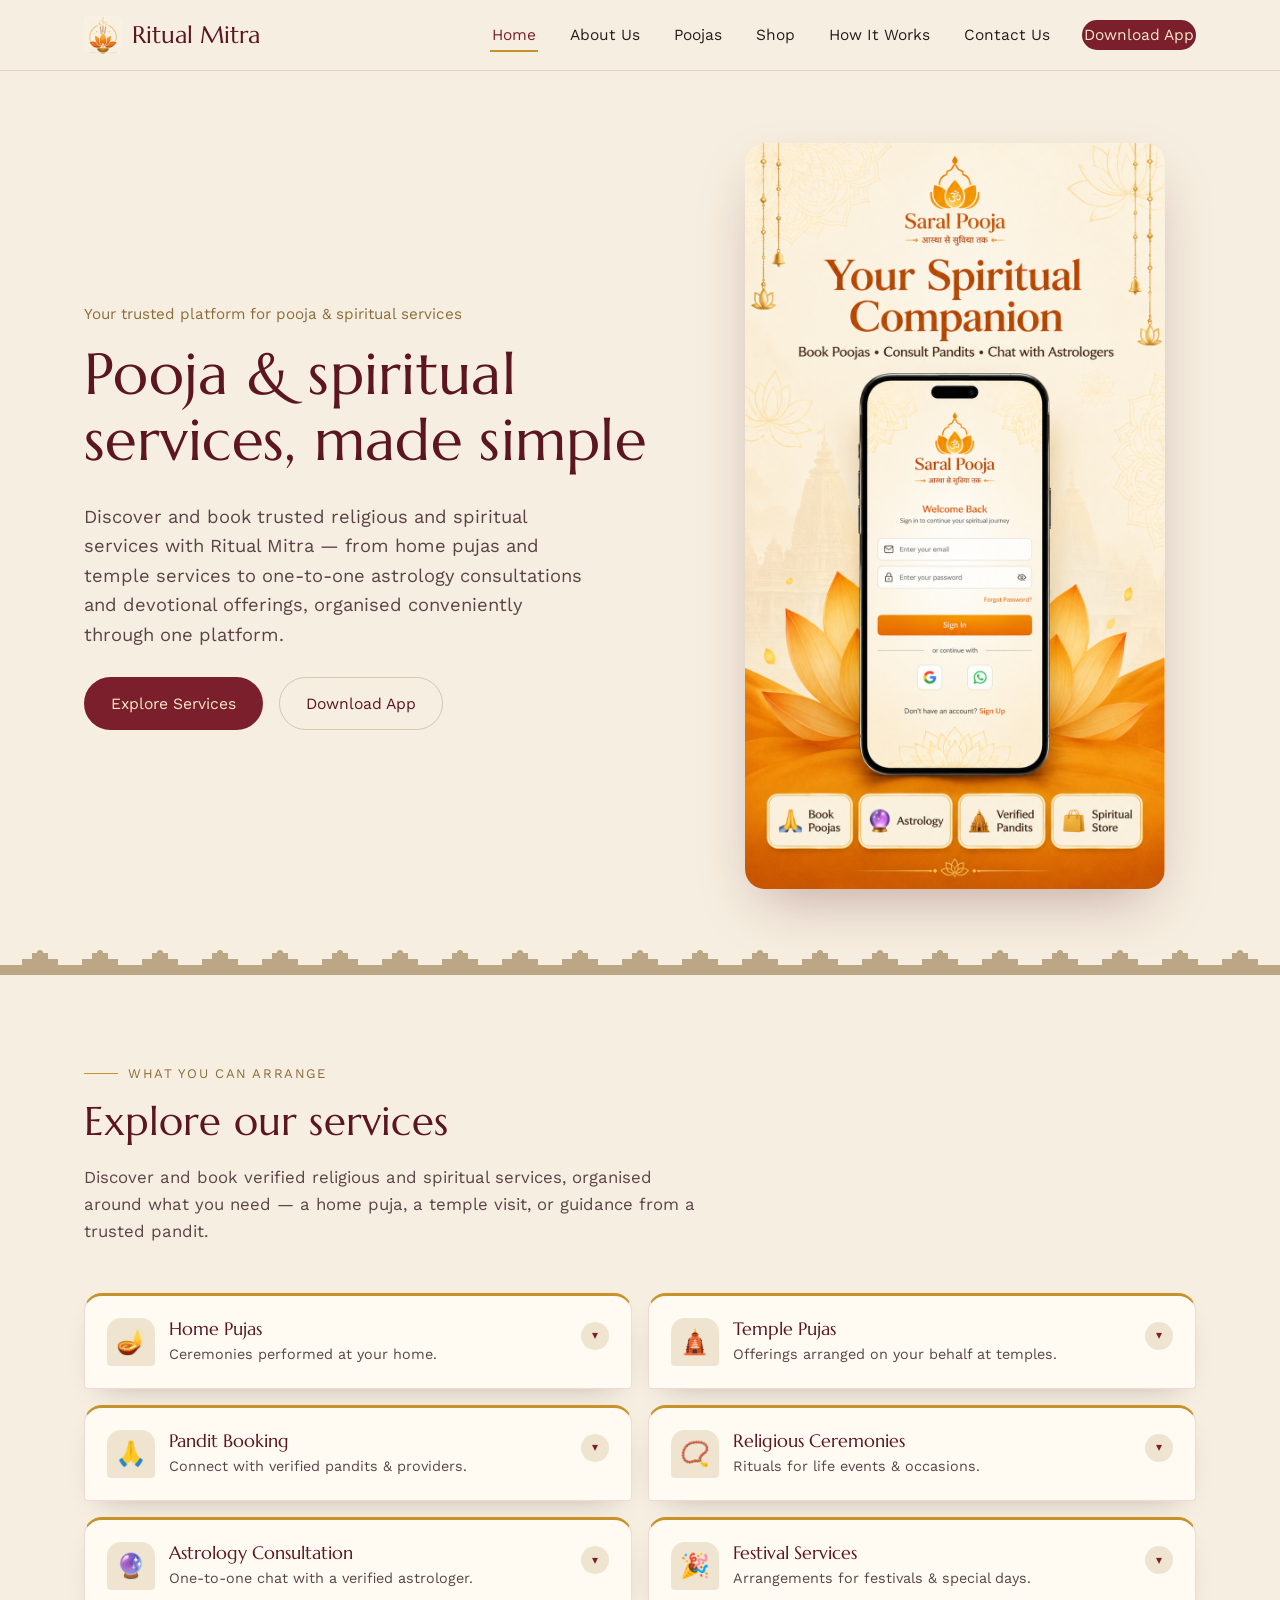
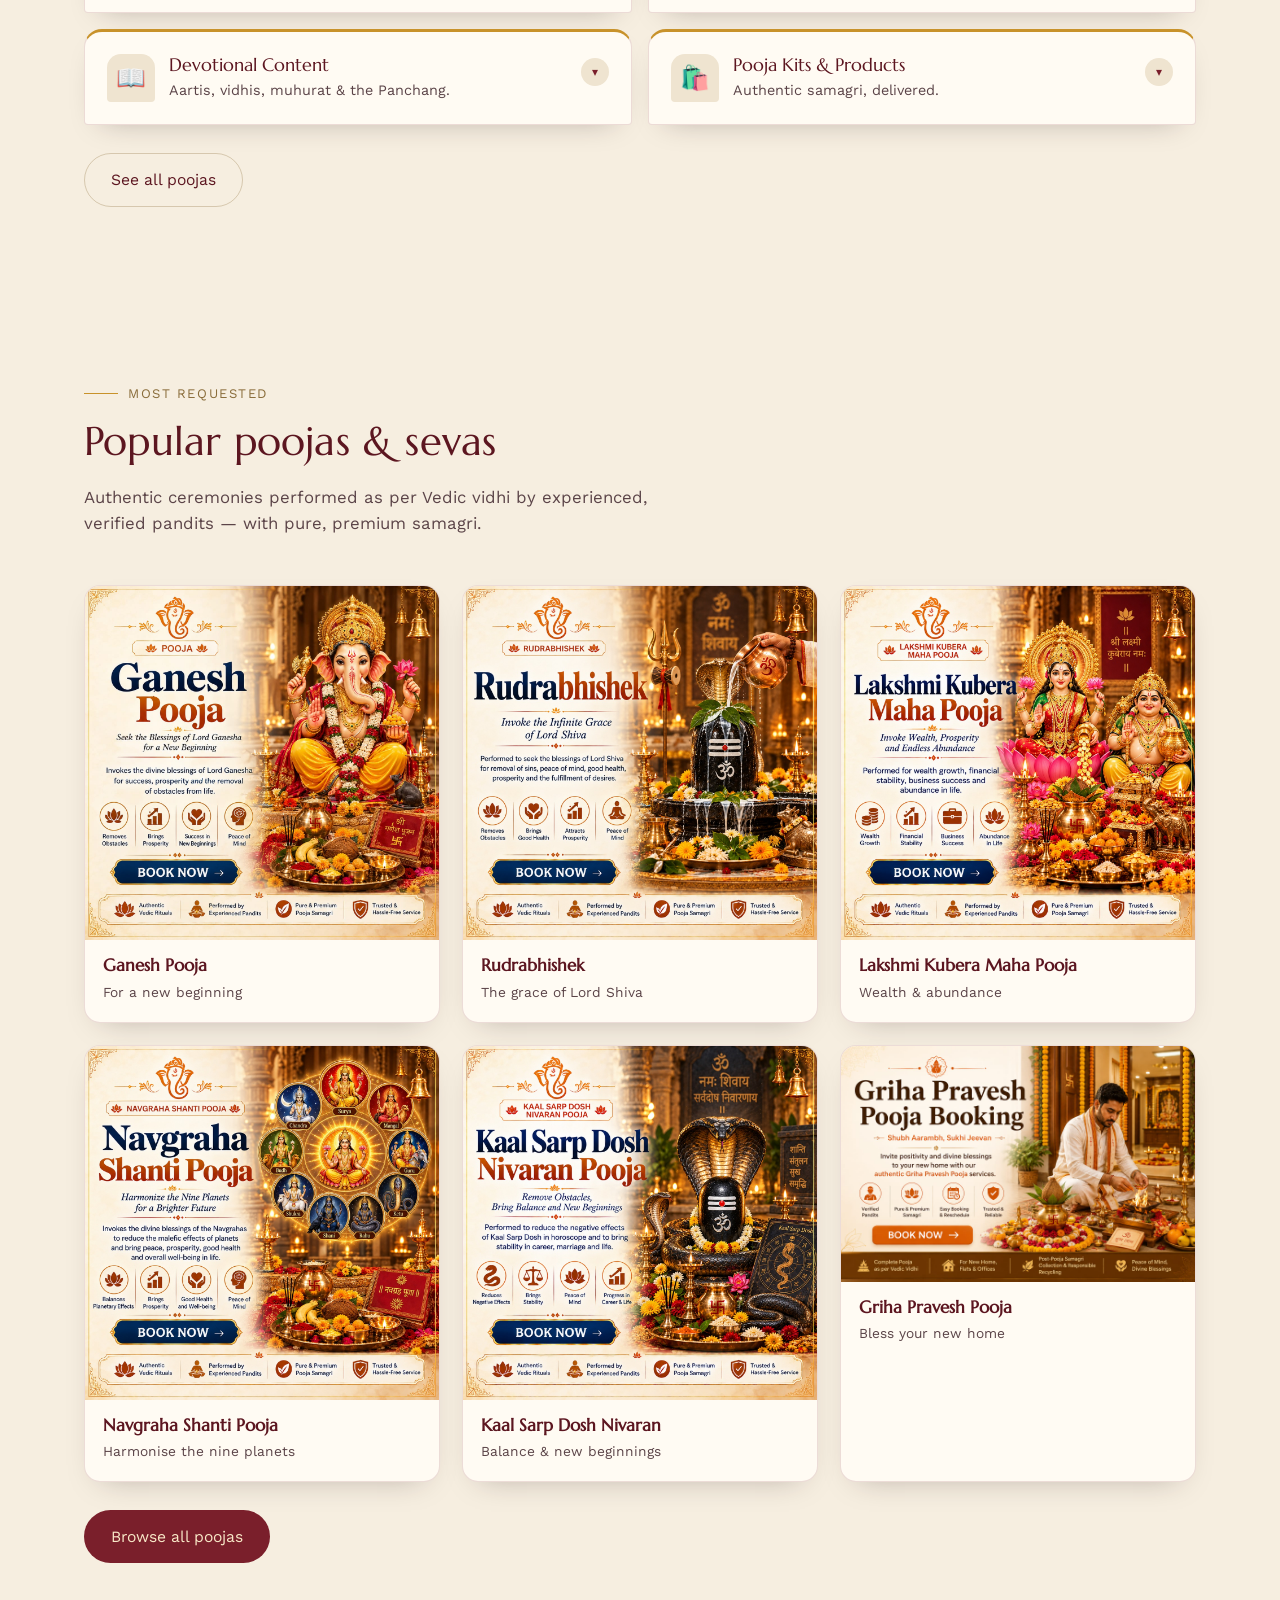
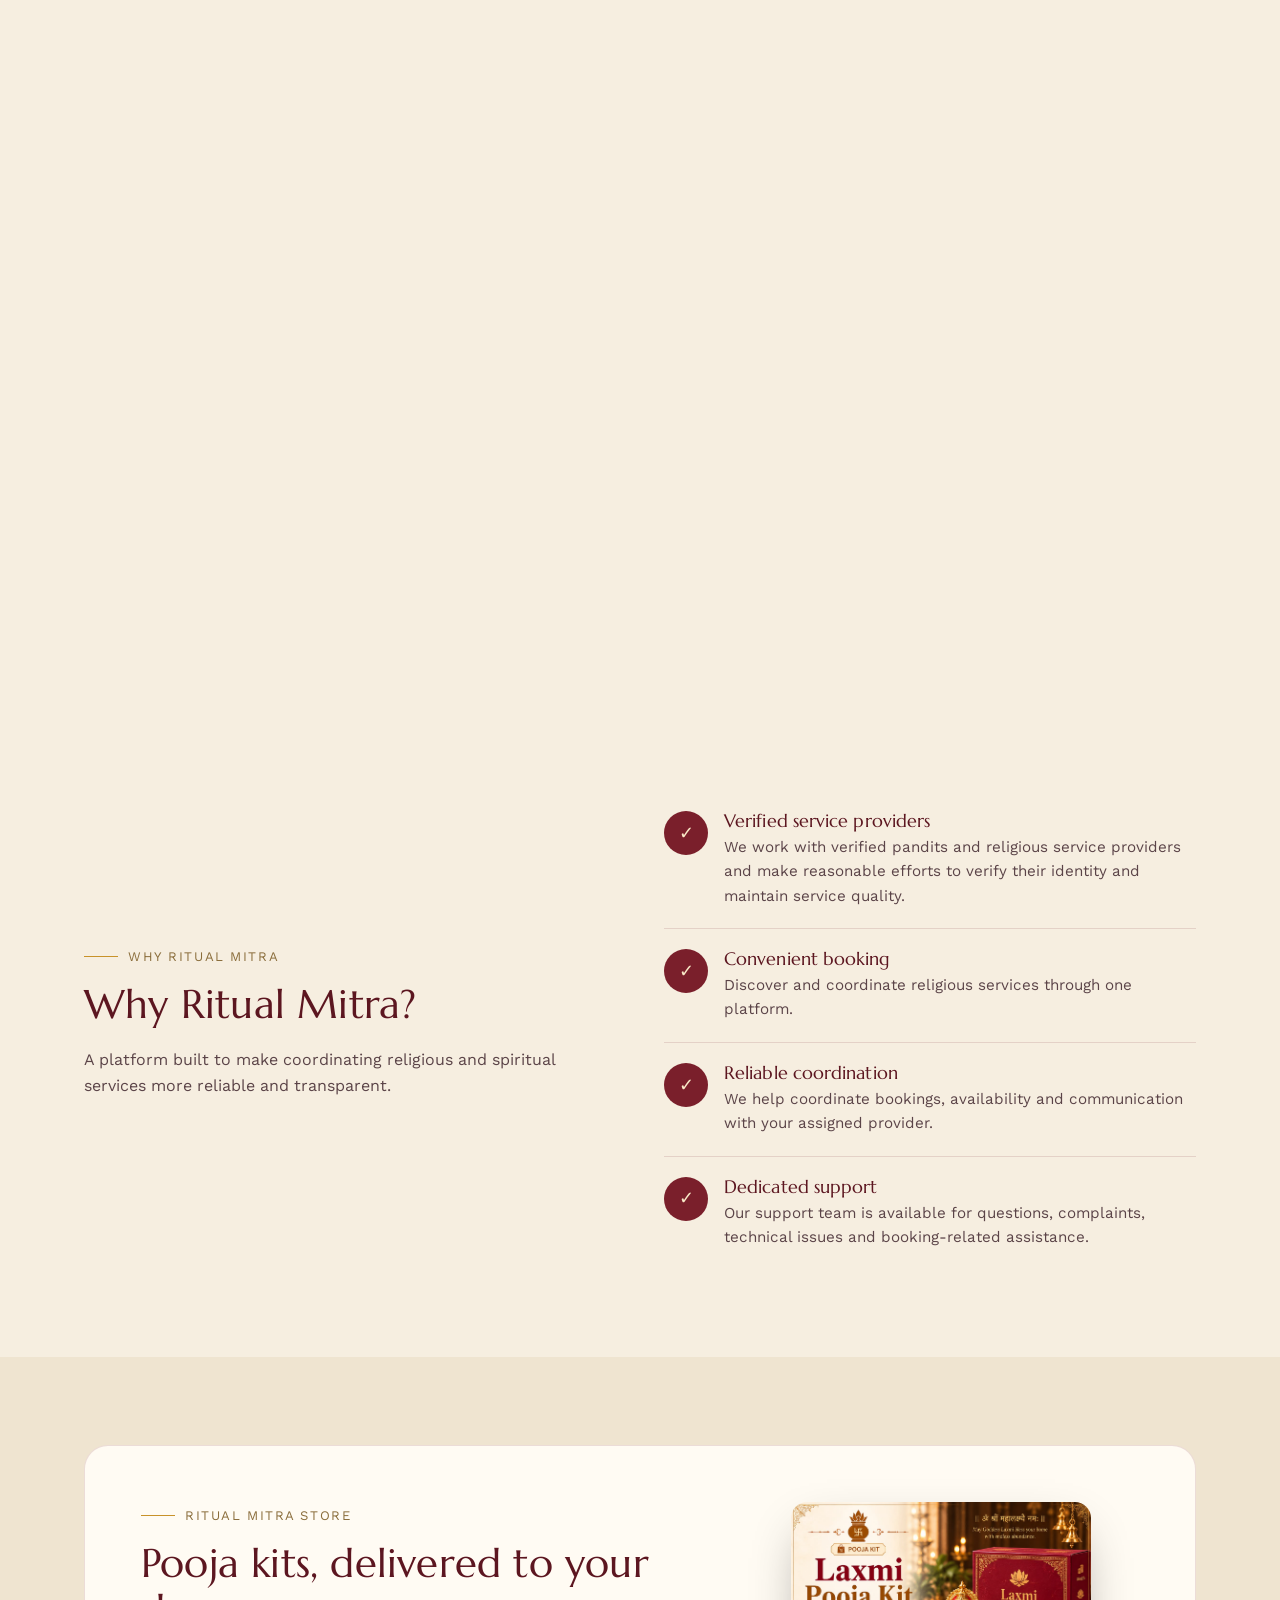
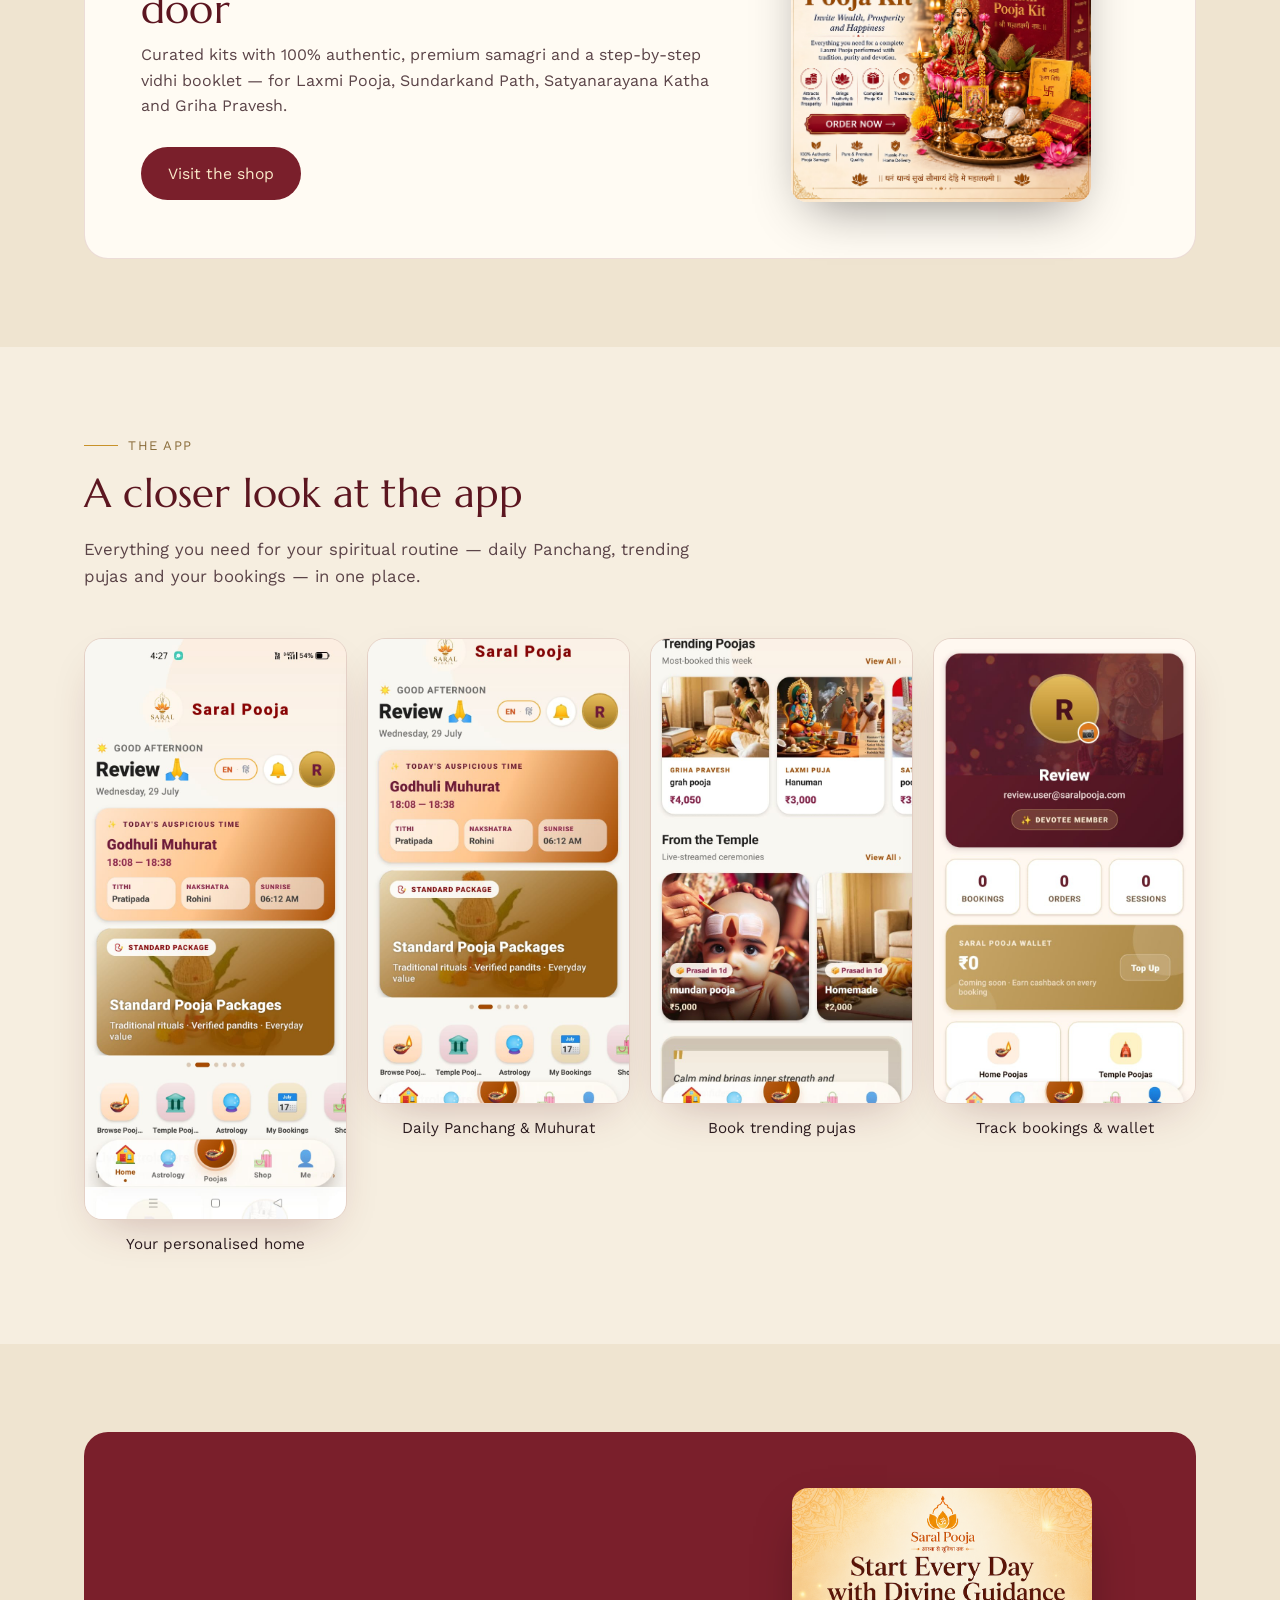
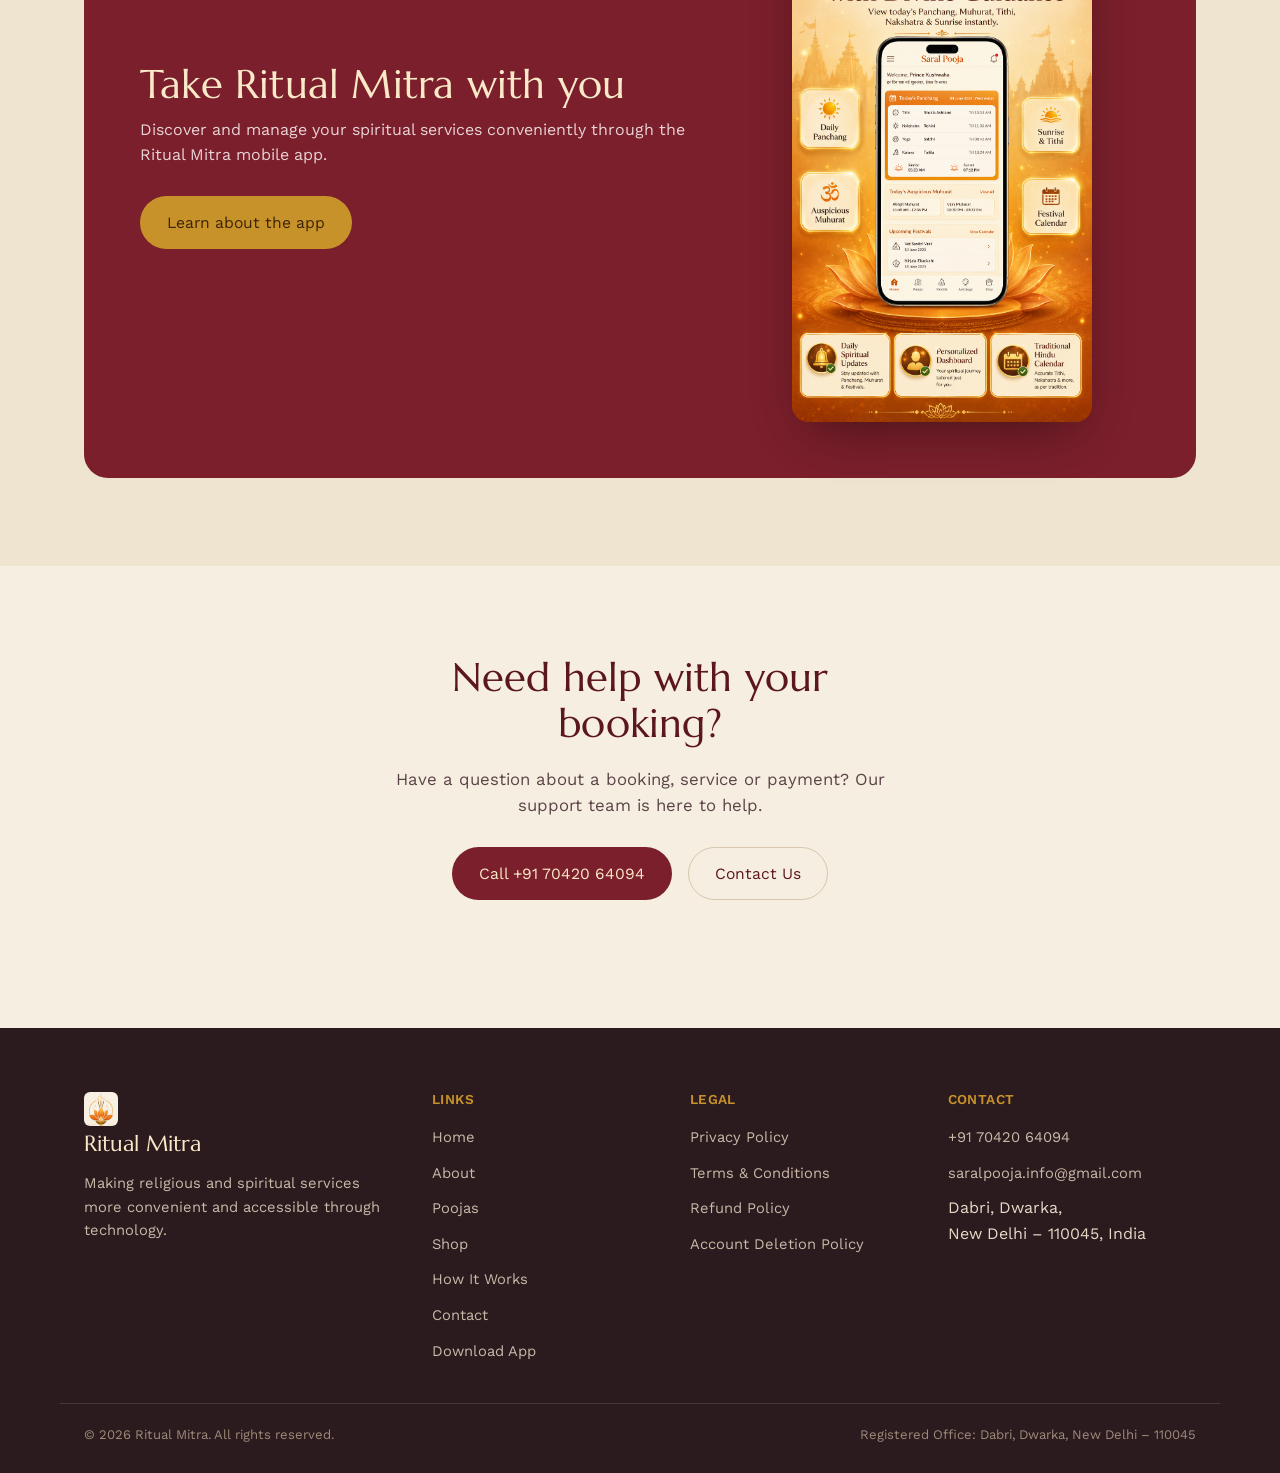
<file: index.html>
<!doctype html>
<html lang="en">
<head>
<meta charset="UTF-8">
<meta name="viewport" content="width=device-width, initial-scale=1.0">
<title>Ritual Mitra — Pooja &amp; Spiritual Services, Made Simple</title>
<meta name="description" content="Ritual Mitra makes it simple to discover and book religious and spiritual services with verified pandits and service providers.">
<link rel="preconnect" href="https://fonts.googleapis.com">
<link rel="preconnect" href="https://fonts.gstatic.com" crossorigin>
<link href="https://fonts.googleapis.com/css2?family=Marcellus&family=Work+Sans:wght@400;500;600;700&display=swap" rel="stylesheet">
<link rel="stylesheet" href="style.css">
<link rel="icon" type="image/png" href="images/ritualmitra-icon.png">
</head>
<body>
<a class="skip-link" href="#main">Skip to content</a>

<header class="site-header">
  <nav class="nav">
    <a href="index.html" class="brand">
      <img src="images/ritualmitra-icon.png" alt="Ritual Mitra logo">
      Ritual Mitra
    </a>
    <button class="nav-toggle" aria-label="Toggle navigation" aria-expanded="false"><span></span></button>
    <ul class="nav-links">
      <li><a href="index.html" class="active">Home</a></li>
      <li><a href="about.html">About Us</a></li>
      <li><a href="services.html">Poojas</a></li>
      <li><a href="shop.html">Shop</a></li>
      <li><a href="how-it-works.html">How It Works</a></li>
      <li><a href="contact.html">Contact Us</a></li>
      <li><a href="download.html" class="nav-cta">Download App</a></li>
    </ul>
  </nav>
</header>

<main id="main">

  <!-- HERO -->
  <section class="hero">
    <div class="container hero-inner">
      <div>
        <div class="hero-eyebrow">Your trusted platform for pooja &amp; spiritual services</div>
        <h1>Pooja &amp; spiritual services, made simple</h1>
        <p class="lede">Discover and book trusted religious and spiritual services with Ritual Mitra — from home pujas and temple services to one-to-one astrology consultations and devotional offerings, organised conveniently through one platform.</p>
        <div class="btn-row">
          <a href="services.html" class="btn btn-primary">Explore Services</a>
          <a href="download.html" class="btn btn-ghost">Download App</a>
        </div>
      </div>
      <div class="hero-art">
        <img src="images/grpahicimge2.png" alt="Ritual Mitra — your spiritual companion: book poojas, consult pandits, chat with astrologers">
      </div>
    </div>
    <div class="temple-divider" aria-hidden="true"></div>
  </section>

  <!-- SERVICES -->
  <section id="services" class="reveal">
    <div class="container">
      <div class="section-head">
        <div class="eyebrow">What you can arrange</div>
        <h2>Explore our services</h2>
        <p>Discover and book verified religious and spiritual services, organised around what you need — a home puja, a temple visit, or guidance from a trusted pandit.</p>
      </div>
      <div class="svc-grid">

        <details class="svc">
          <summary>
            <span class="svc-icon" aria-hidden="true">🪔</span>
            <span class="svc-head">
              <span class="svc-name">Home Pujas</span>
              <span class="svc-teaser">Ceremonies performed at your home.</span>
            </span>
            <span class="svc-chev" aria-hidden="true">▾</span>
          </summary>
          <div class="svc-body">
            <p>Book a verified pandit to perform a pooja, havan or katha at your home, flat or office — Griha Pravesh, Satyanarayana Katha, Rudrabhishek, Ganesh Pooja and more. Rituals are performed as per Vedic vidhi with pure, premium samagri, and post-pooja samagri can be collected and responsibly recycled.</p>
            <div class="btn-row">
              <a href="services.html" class="btn btn-primary">Browse poojas</a>
            </div>
            <span class="avail">Subject to location, date and pandit availability.</span>
          </div>
        </details>

        <details class="svc">
          <summary>
            <span class="svc-icon" aria-hidden="true">🛕</span>
            <span class="svc-head">
              <span class="svc-name">Temple Pujas</span>
              <span class="svc-teaser">Offerings arranged on your behalf at temples.</span>
            </span>
            <span class="svc-chev" aria-hidden="true">▾</span>
          </summary>
          <div class="svc-body">
            <p>Have a puja, abhishek or archana performed in your name at a participating temple, without travelling there yourself. Where offered, you may receive confirmation and prasad by post.</p>
            <div class="btn-row">
              <a href="services.html" class="btn btn-primary">Browse poojas</a>
            </div>
            <span class="avail">Subject to the temple, your location and availability.</span>
          </div>
        </details>

        <details class="svc">
          <summary>
            <span class="svc-icon" aria-hidden="true">🙏</span>
            <span class="svc-head">
              <span class="svc-name">Pandit Booking</span>
              <span class="svc-teaser">Connect with verified pandits &amp; providers.</span>
            </span>
            <span class="svc-chev" aria-hidden="true">▾</span>
          </summary>
          <div class="svc-body">
            <p>Choose a pandit by language, tradition and the ceremony you need. We make reasonable efforts to verify the identity of pandits and service providers on the platform and to maintain service quality.</p>
            <div class="btn-row">
              <a href="how-it-works.html" class="btn btn-primary">How booking works</a>
            </div>
            <span class="avail">Subject to pandit availability.</span>
          </div>
        </details>

        <details class="svc">
          <summary>
            <span class="svc-icon" aria-hidden="true">📿</span>
            <span class="svc-head">
              <span class="svc-name">Religious Ceremonies</span>
              <span class="svc-teaser">Rituals for life events &amp; occasions.</span>
            </span>
            <span class="svc-chev" aria-hidden="true">▾</span>
          </summary>
          <div class="svc-body">
            <p>Naming ceremonies, mundan, engagement and wedding rituals, anniversaries, shraddh and more — arranged with an appropriate pandit and samagri for the occasion.</p>
            <div class="btn-row">
              <a href="contact.html" class="btn btn-primary">Ask about a ceremony</a>
            </div>
            <span class="avail">Varies by occasion, location and availability.</span>
          </div>
        </details>

        <details class="svc">
          <summary>
            <span class="svc-icon" aria-hidden="true">🔮</span>
            <span class="svc-head">
              <span class="svc-name">Astrology Consultation</span>
              <span class="svc-teaser">One-to-one chat with a verified astrologer.</span>
            </span>
            <span class="svc-chev" aria-hidden="true">▾</span>
          </summary>
          <div class="svc-body">
            <p>Start a private chat with a verified astrologer and talk for the time you book. Share your birth details and ask about career, marriage, health, finances, doshas and remedies. Sessions are charged for the time you use.</p>
            <div class="btn-row">
              <a href="download.html" class="btn btn-primary">Consult in the app</a>
            </div>
            <span class="avail">Pay per session · subject to astrologer availability.</span>
          </div>
        </details>

        <details class="svc">
          <summary>
            <span class="svc-icon" aria-hidden="true">🎉</span>
            <span class="svc-head">
              <span class="svc-name">Festival Services</span>
              <span class="svc-teaser">Arrangements for festivals &amp; special days.</span>
            </span>
            <span class="svc-chev" aria-hidden="true">▾</span>
          </summary>
          <div class="svc-body">
            <p>Diwali Laxmi Pujan, Ganesh Chaturthi, Navratri, Satyanarayan Katha on Purnima and other festival poojas — arranged around the festival calendar so you can book ahead of the rush.</p>
            <div class="btn-row">
              <a href="services.html" class="btn btn-primary">Browse poojas</a>
            </div>
            <span class="avail">Seasonal — availability is tighter around major festivals.</span>
          </div>
        </details>

        <details class="svc">
          <summary>
            <span class="svc-icon" aria-hidden="true">📖</span>
            <span class="svc-head">
              <span class="svc-name">Devotional Content</span>
              <span class="svc-teaser">Aartis, vidhis, muhurat &amp; the Panchang.</span>
            </span>
            <span class="svc-chev" aria-hidden="true">▾</span>
          </summary>
          <div class="svc-body">
            <p>The app shares the daily Panchang, Tithi, Nakshatra and auspicious muhurat, along with aartis, pooja vidhis and the festival calendar. If you'd like to suggest content or partner with us on devotional material, please get in touch through our contact form.</p>
            <div class="btn-row">
              <a href="contact.html" class="btn btn-primary">Contact us</a>
            </div>
          </div>
        </details>

        <details class="svc">
          <summary>
            <span class="svc-icon" aria-hidden="true">🛍️</span>
            <span class="svc-head">
              <span class="svc-name">Pooja Kits &amp; Products</span>
              <span class="svc-teaser">Authentic samagri, delivered.</span>
            </span>
            <span class="svc-chev" aria-hidden="true">▾</span>
          </summary>
          <div class="svc-body">
            <p>Curated pooja kits with 100% authentic, premium samagri and a step-by-step vidhi booklet — for Laxmi Pooja, Sundarkand Path, Satyanarayana Katha and Griha Pravesh. Browse the kits and order from the app.</p>
            <div class="btn-row">
              <a href="shop.html" class="btn btn-primary">Visit the shop</a>
            </div>
            <span class="avail">Delivery subject to serviceability in your area.</span>
          </div>
        </details>

      </div>
      <div class="btn-row">
        <a href="services.html" class="btn btn-ghost">See all poojas</a>
      </div>
    </div>
  </section>

  <!-- POPULAR POOJAS -->
  <section class="reveal">
    <div class="container">
      <div class="section-head">
        <div class="eyebrow">Most requested</div>
        <h2>Popular poojas &amp; sevas</h2>
        <p>Authentic ceremonies performed as per Vedic vidhi by experienced, verified pandits — with pure, premium samagri.</p>
      </div>
      <div class="showcase-grid">
        <a class="showcase-card" href="services.html">
          <div class="showcase-frame"><img src="images/home-pooja/img13.jpeg" alt="Ganesh Pooja"></div>
          <div class="showcase-label"><b>Ganesh Pooja</b><span>For a new beginning</span></div>
        </a>
        <a class="showcase-card" href="services.html">
          <div class="showcase-frame"><img src="images/home-pooja/img12.jpeg" alt="Rudrabhishek"></div>
          <div class="showcase-label"><b>Rudrabhishek</b><span>The grace of Lord Shiva</span></div>
        </a>
        <a class="showcase-card" href="services.html">
          <div class="showcase-frame"><img src="images/home-pooja/img14.jpeg" alt="Lakshmi Kubera Maha Pooja"></div>
          <div class="showcase-label"><b>Lakshmi Kubera Maha Pooja</b><span>Wealth &amp; abundance</span></div>
        </a>
        <a class="showcase-card" href="services.html">
          <div class="showcase-frame"><img src="images/temple-pooja/img8.jpeg" alt="Navgraha Shanti Pooja"></div>
          <div class="showcase-label"><b>Navgraha Shanti Pooja</b><span>Harmonise the nine planets</span></div>
        </a>
        <a class="showcase-card" href="services.html">
          <div class="showcase-frame"><img src="images/temple-pooja/img5.jpeg" alt="Kaal Sarp Dosh Nivaran Pooja"></div>
          <div class="showcase-label"><b>Kaal Sarp Dosh Nivaran</b><span>Balance &amp; new beginnings</span></div>
        </a>
        <a class="showcase-card" href="services.html">
          <div class="showcase-frame"><img src="images/home-pooja/img8.jpeg" alt="Griha Pravesh Pooja"></div>
          <div class="showcase-label"><b>Griha Pravesh Pooja</b><span>Bless your new home</span></div>
        </a>
      </div>
      <div class="btn-row">
        <a href="services.html" class="btn btn-primary">Browse all poojas</a>
      </div>
    </div>
  </section>

  <!-- HOW IT WORKS -->
  <section class="bg-band reveal">
    <div class="container">
      <div class="section-head">
        <div class="eyebrow">How it works</div>
        <h2>Simple. Convenient. Spiritual.</h2>
        <p>Booking a service with Ritual Mitra follows four straightforward steps.</p>
      </div>
      <div class="steps">
        <div class="step">
          <h3>Choose a service</h3>
          <p>Browse the available pujas, rituals, temple services or other spiritual services.</p>
        </div>
        <div class="step">
          <h3>Select your requirements</h3>
          <p>Choose your preferred date, time, location and other required booking details.</p>
        </div>
        <div class="step">
          <h3>Book &amp; confirm</h3>
          <p>Submit your booking and complete payment where applicable.</p>
        </div>
        <div class="step">
          <h3>Get your service</h3>
          <p>Ritual Mitra coordinates your booking with the assigned, available verified pandit or service provider.</p>
        </div>
      </div>
      <div class="btn-row">
        <a href="how-it-works.html" class="btn btn-ghost">More about how it works</a>
      </div>
    </div>
  </section>

  <!-- WHY CHOOSE US -->
  <section class="reveal">
    <div class="container split">
      <div>
        <div class="eyebrow">Why Ritual Mitra</div>
        <h2>Why Ritual Mitra?</h2>
        <p>A platform built to make coordinating religious and spiritual services more reliable and transparent.</p>
      </div>
      <div>
        <div class="feature">
          <span class="icon">✓</span>
          <div>
            <h3>Verified service providers</h3>
            <p>We work with verified pandits and religious service providers and make reasonable efforts to verify their identity and maintain service quality.</p>
          </div>
        </div>
        <div class="feature">
          <span class="icon">✓</span>
          <div>
            <h3>Convenient booking</h3>
            <p>Discover and coordinate religious services through one platform.</p>
          </div>
        </div>
        <div class="feature">
          <span class="icon">✓</span>
          <div>
            <h3>Reliable coordination</h3>
            <p>We help coordinate bookings, availability and communication with your assigned provider.</p>
          </div>
        </div>
        <div class="feature">
          <span class="icon">✓</span>
          <div>
            <h3>Dedicated support</h3>
            <p>Our support team is available for questions, complaints, technical issues and booking-related assistance.</p>
          </div>
        </div>
      </div>
    </div>
  </section>

  <!-- SHOP STRIP -->
  <section class="bg-band reveal">
    <div class="container">
      <div class="cta-band" style="background:var(--card); color:var(--ink); border:1px solid var(--line);">
        <div>
          <div class="eyebrow">Ritual Mitra Store</div>
          <h2 style="color:var(--maroon-dark);">Pooja kits, delivered to your door</h2>
          <p style="color:var(--ink-soft);">Curated kits with 100% authentic, premium samagri and a step-by-step vidhi booklet — for Laxmi Pooja, Sundarkand Path, Satyanarayana Katha and Griha Pravesh.</p>
          <div class="btn-row">
            <a href="shop.html" class="btn btn-primary">Visit the shop</a>
          </div>
        </div>
        <div class="cta-art">
          <img src="images/shop/img18.jpeg" alt="Laxmi Pooja Kit with samagri thali and offerings" loading="lazy" decoding="async">
        </div>
      </div>
    </div>
  </section>

  <!-- APP SCREENSHOTS -->
  <section class="reveal">
    <div class="container">
      <div class="section-head">
        <div class="eyebrow">The app</div>
        <h2>A closer look at the app</h2>
        <p>Everything you need for your spiritual routine — daily Panchang, trending pujas and your bookings — in one place.</p>
      </div>
      <div class="app-shots">
        <figure>
          <img src="images/imge1.jpeg" alt="App home screen with today's auspicious time">
          <figcaption>Your personalised home</figcaption>
        </figure>
        <figure>
          <img src="images/imge1169.JPG" alt="Daily Panchang, Tithi, Nakshatra and Sunrise">
          <figcaption>Daily Panchang &amp; Muhurat</figcaption>
        </figure>
        <figure>
          <img src="images/imge2169.JPG" alt="Trending poojas and live-streamed temple ceremonies">
          <figcaption>Book trending pujas</figcaption>
        </figure>
        <figure>
          <img src="images/imge4169.JPG" alt="Profile, bookings and wallet">
          <figcaption>Track bookings &amp; wallet</figcaption>
        </figure>
      </div>
    </div>
  </section>

  <!-- APP CTA -->
  <section class="bg-band reveal">
    <div class="container">
      <div class="cta-band">
        <div>
          <h2>Take Ritual Mitra with you</h2>
          <p>Discover and manage your spiritual services conveniently through the Ritual Mitra mobile app.</p>
          <div class="btn-row">
            <a href="download.html" class="btn btn-gold">Learn about the app</a>
          </div>
        </div>
        <div class="cta-art">
          <img src="images/graphicimge1.png" alt="Start every day with divine guidance — view today's Panchang, Muhurat, Tithi, Nakshatra and Sunrise instantly">
        </div>
      </div>
    </div>
  </section>

  <!-- CONTACT CTA -->
  <section class="reveal">
    <div class="container">
      <div class="section-head" style="margin:0 auto; text-align:center; max-width:520px;">
        <h2>Need help with your booking?</h2>
        <p>Have a question about a booking, service or payment? Our support team is here to help.</p>
        <div class="btn-row" style="justify-content:center;">
          <a href="tel:+917042064094" class="btn btn-primary">Call +91 70420 64094</a>
          <a href="contact.html" class="btn btn-ghost">Contact Us</a>
        </div>
      </div>
    </div>
  </section>

</main>

<footer class="site-footer">
  <div class="container footer-grid">
    <div>
      <div class="footer-brand"><img src="images/ritualmitra-icon.png" alt="">Ritual Mitra</div>
      <p>Making religious and spiritual services more convenient and accessible through technology.</p>
    </div>
    <div>
      <h4>LINKS</h4>
      <ul>
        <li><a href="index.html">Home</a></li>
        <li><a href="about.html">About</a></li>
        <li><a href="services.html">Poojas</a></li>
        <li><a href="shop.html">Shop</a></li>
        <li><a href="how-it-works.html">How It Works</a></li>
        <li><a href="contact.html">Contact</a></li>
        <li><a href="download.html">Download App</a></li>
      </ul>
    </div>
    <div>
      <h4>LEGAL</h4>
      <ul>
        <li><a href="privacy-policy.html">Privacy Policy</a></li>
        <li><a href="terms.html">Terms &amp; Conditions</a></li>
        <li><a href="refund-policy.html">Refund Policy</a></li>
        <li><a href="account-deletion.html">Account Deletion Policy</a></li>
      </ul>
    </div>
    <div>
      <h4>CONTACT</h4>
      <ul>
        <li><a href="tel:+917042064094">+91 70420 64094</a></li>
        <li><a href="mailto:saralpooja.info@gmail.com">saralpooja.info@gmail.com</a></li>
        <li>Dabri, Dwarka,<br>New Delhi – 110045, India</li>
      </ul>
    </div>
  </div>
  <div class="footer-bottom">
    <span>© 2026 Ritual Mitra. All rights reserved.</span>
    <span>Registered Office: Dabri, Dwarka, New Delhi – 110045</span>
  </div>
</footer>
<script src="script.js"></script>
</body>
</html>
</file>
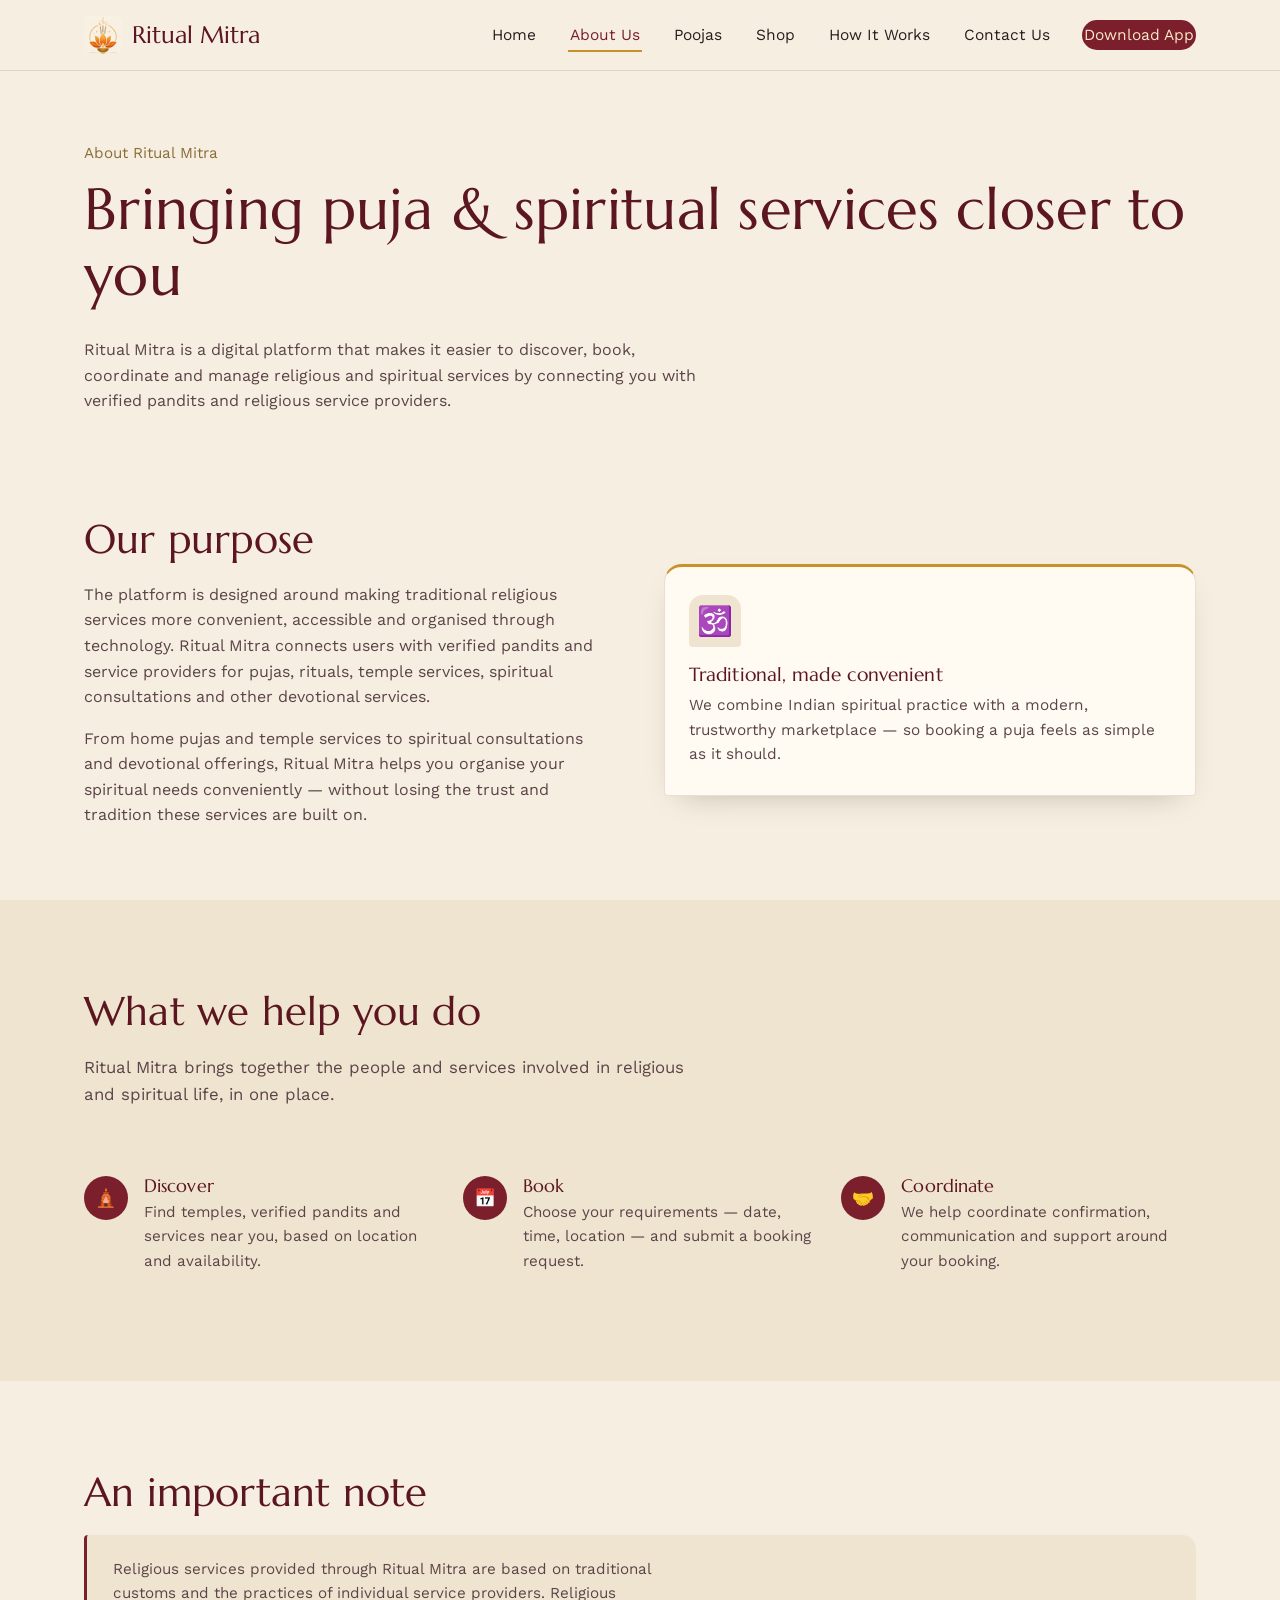
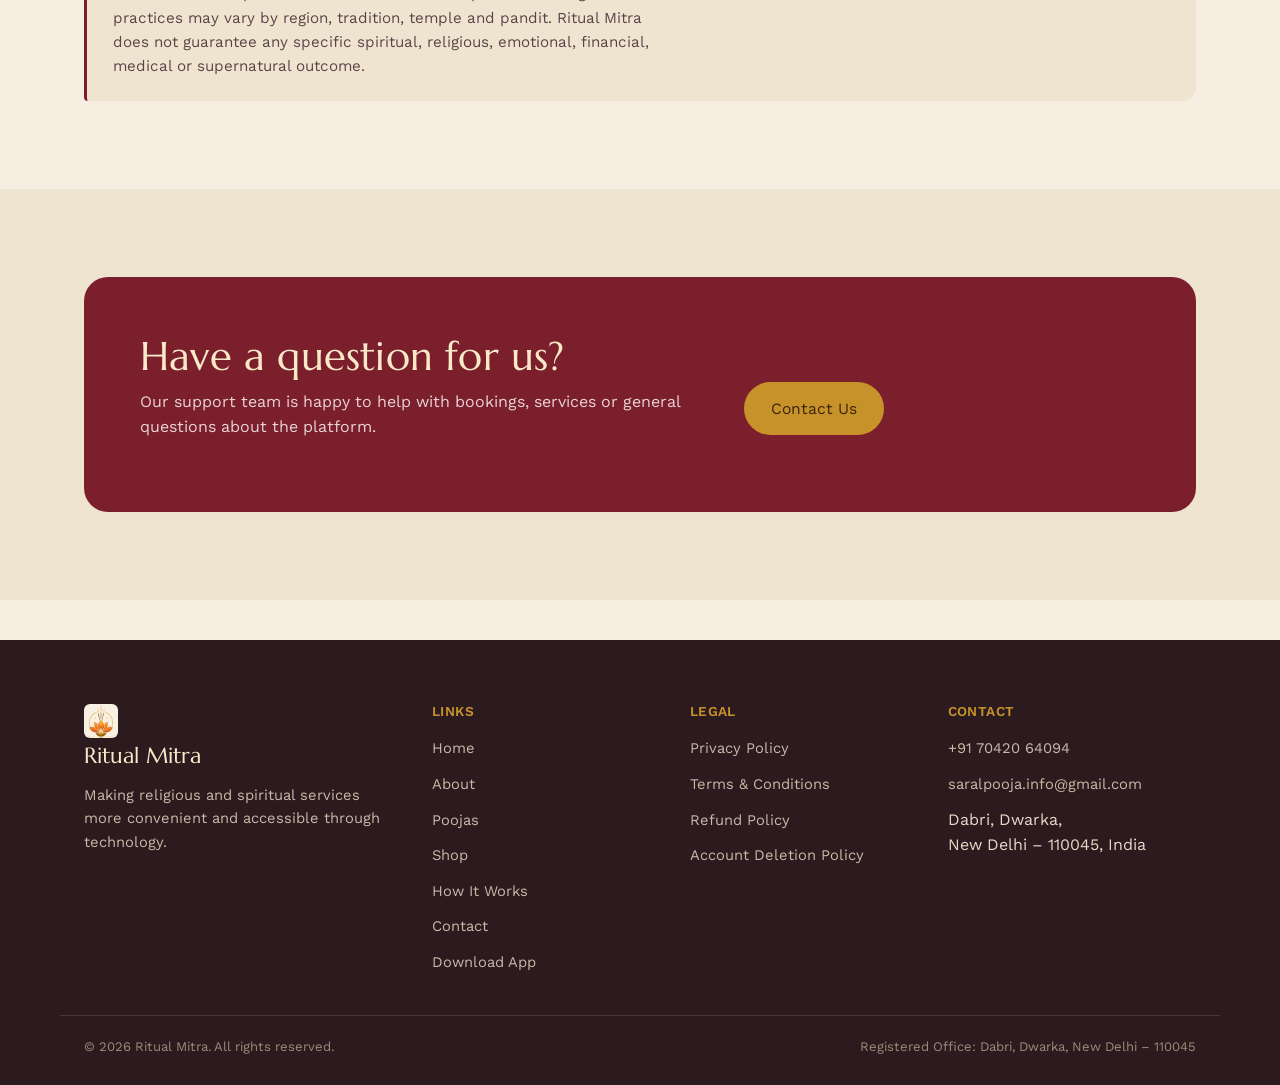
<file: about.html>
<!doctype html>
<html lang="en">
<head>
<meta charset="UTF-8">
<meta name="viewport" content="width=device-width, initial-scale=1.0">
<title>About Us — Ritual Mitra</title>
<meta name="description" content="Ritual Mitra is a digital platform that makes it easier to discover, book, coordinate and manage religious and spiritual services with verified pandits and service providers.">
<link rel="preconnect" href="https://fonts.googleapis.com">
<link rel="preconnect" href="https://fonts.gstatic.com" crossorigin>
<link href="https://fonts.googleapis.com/css2?family=Marcellus&family=Work+Sans:wght@400;500;600;700&display=swap" rel="stylesheet">
<link rel="stylesheet" href="style.css">
<link rel="icon" type="image/png" href="images/ritualmitra-icon.png">
</head>
<body>
<a class="skip-link" href="#main">Skip to content</a>

<header class="site-header">
  <nav class="nav">
    <a href="index.html" class="brand">
      <img src="images/ritualmitra-icon.png" alt="Ritual Mitra logo">
      Ritual Mitra
    </a>
    <button class="nav-toggle" aria-label="Toggle navigation" aria-expanded="false"><span></span></button>
    <ul class="nav-links">
      <li><a href="index.html">Home</a></li>
      <li><a href="about.html" class="active">About Us</a></li>
      <li><a href="services.html">Poojas</a></li>
      <li><a href="shop.html">Shop</a></li>
      <li><a href="how-it-works.html">How It Works</a></li>
      <li><a href="contact.html">Contact Us</a></li>
      <li><a href="download.html" class="nav-cta">Download App</a></li>
    </ul>
  </nav>
</header>

<main id="main">

  <section class="page-header">
    <div class="container">
      <div class="kicker">About Ritual Mitra</div>
      <h1>Bringing puja &amp; spiritual services closer to you</h1>
      <p class="lede">Ritual Mitra is a digital platform that makes it easier to discover, book, coordinate and manage religious and spiritual services by connecting you with verified pandits and religious service providers.</p>
    </div>
  </section>

  <section class="section-tight">
    <div class="container split">
      <div>
        <h2>Our purpose</h2>
        <p>The platform is designed around making traditional religious services more convenient, accessible and organised through technology. Ritual Mitra connects users with verified pandits and service providers for pujas, rituals, temple services, spiritual consultations and other devotional services.</p>
        <p>From home pujas and temple services to spiritual consultations and devotional offerings, Ritual Mitra helps you organise your spiritual needs conveniently — without losing the trust and tradition these services are built on.</p>
      </div>
      <div>
        <div class="card">
          <span class="icon">🕉️</span>
          <h3>Traditional, made convenient</h3>
          <p>We combine Indian spiritual practice with a modern, trustworthy marketplace — so booking a puja feels as simple as it should.</p>
        </div>
      </div>
    </div>
  </section>

  <section class="bg-band">
    <div class="container">
      <div class="section-head">
        <h2>What we help you do</h2>
        <p>Ritual Mitra brings together the people and services involved in religious and spiritual life, in one place.</p>
      </div>
      <div class="grid-3 grid">
        <div class="feature" style="border:none;">
          <span class="icon">🛕</span>
          <div>
            <h3>Discover</h3>
            <p>Find temples, verified pandits and services near you, based on location and availability.</p>
          </div>
        </div>
        <div class="feature" style="border:none;">
          <span class="icon">📅</span>
          <div>
            <h3>Book</h3>
            <p>Choose your requirements — date, time, location — and submit a booking request.</p>
          </div>
        </div>
        <div class="feature" style="border:none;">
          <span class="icon">🤝</span>
          <div>
            <h3>Coordinate</h3>
            <p>We help coordinate confirmation, communication and support around your booking.</p>
          </div>
        </div>
      </div>
    </div>
  </section>

  <section>
    <div class="container">
      <h2>An important note</h2>
      <div class="disclaimer-box">
        <p>Religious services provided through Ritual Mitra are based on traditional customs and the practices of individual service providers. Religious practices may vary by region, tradition, temple and pandit. Ritual Mitra does not guarantee any specific spiritual, religious, emotional, financial, medical or supernatural outcome.</p>
      </div>
    </div>
  </section>

  <section class="bg-band">
    <div class="container">
      <div class="cta-band" style="background:var(--maroon);">
        <div>
          <h2>Have a question for us?</h2>
          <p>Our support team is happy to help with bookings, services or general questions about the platform.</p>
        </div>
        <div class="btn-row">
          <a href="contact.html" class="btn btn-gold">Contact Us</a>
        </div>
      </div>
    </div>
  </section>

</main>

<footer class="site-footer">
  <div class="container footer-grid">
    <div>
      <div class="footer-brand"><img src="images/ritualmitra-icon.png" alt="">Ritual Mitra</div>
      <p>Making religious and spiritual services more convenient and accessible through technology.</p>
    </div>
    <div>
      <h4>LINKS</h4>
      <ul>
        <li><a href="index.html">Home</a></li>
        <li><a href="about.html">About</a></li>
        <li><a href="services.html">Poojas</a></li>
        <li><a href="shop.html">Shop</a></li>
        <li><a href="how-it-works.html">How It Works</a></li>
        <li><a href="contact.html">Contact</a></li>
        <li><a href="download.html">Download App</a></li>
      </ul>
    </div>
    <div>
      <h4>LEGAL</h4>
      <ul>
        <li><a href="privacy-policy.html">Privacy Policy</a></li>
        <li><a href="terms.html">Terms &amp; Conditions</a></li>
        <li><a href="refund-policy.html">Refund Policy</a></li>
        <li><a href="account-deletion.html">Account Deletion Policy</a></li>
      </ul>
    </div>
    <div>
      <h4>CONTACT</h4>
      <ul>
        <li><a href="tel:+917042064094">+91 70420 64094</a></li>
        <li><a href="mailto:saralpooja.info@gmail.com">saralpooja.info@gmail.com</a></li>
        <li>Dabri, Dwarka,<br>New Delhi – 110045, India</li>
      </ul>
    </div>
  </div>
  <div class="footer-bottom">
    <span>© 2026 Ritual Mitra. All rights reserved.</span>
    <span>Registered Office: Dabri, Dwarka, New Delhi – 110045</span>
  </div>
</footer>
<script src="script.js"></script>
</body>
</html>
</file>
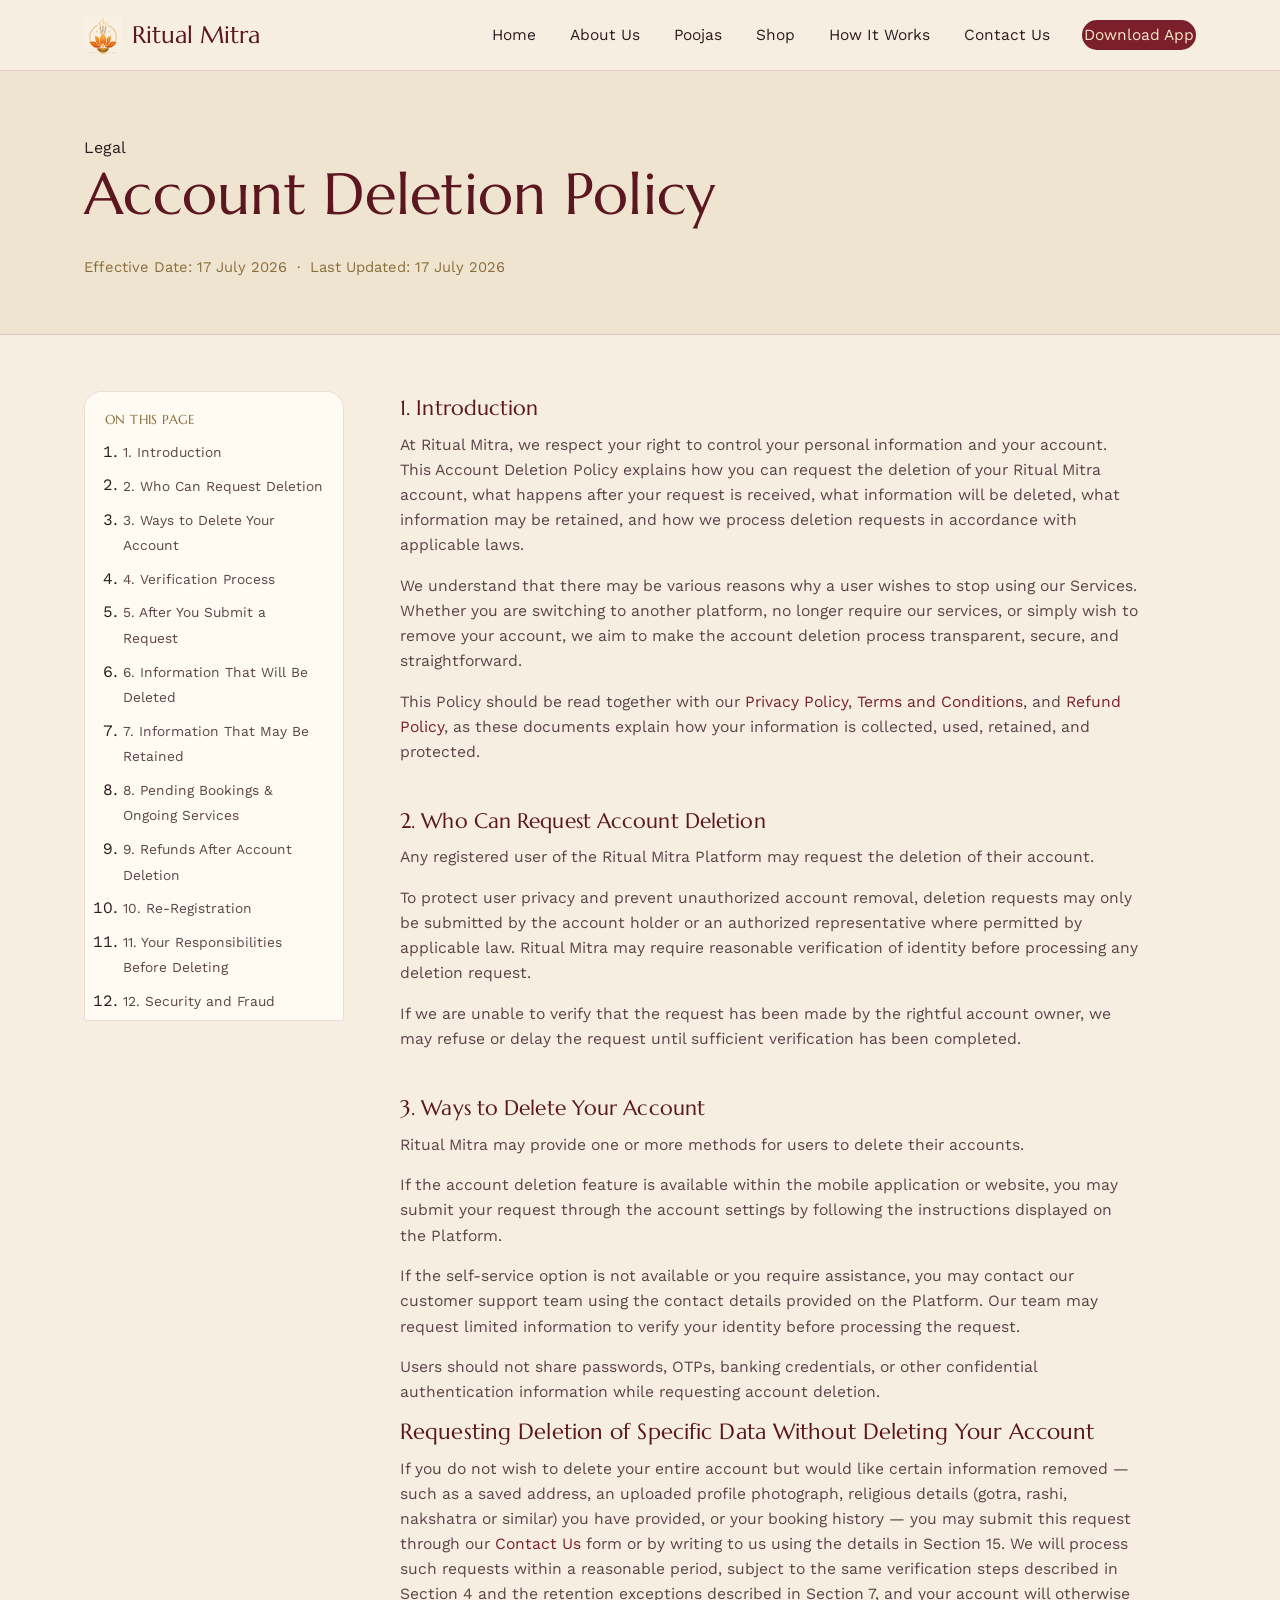
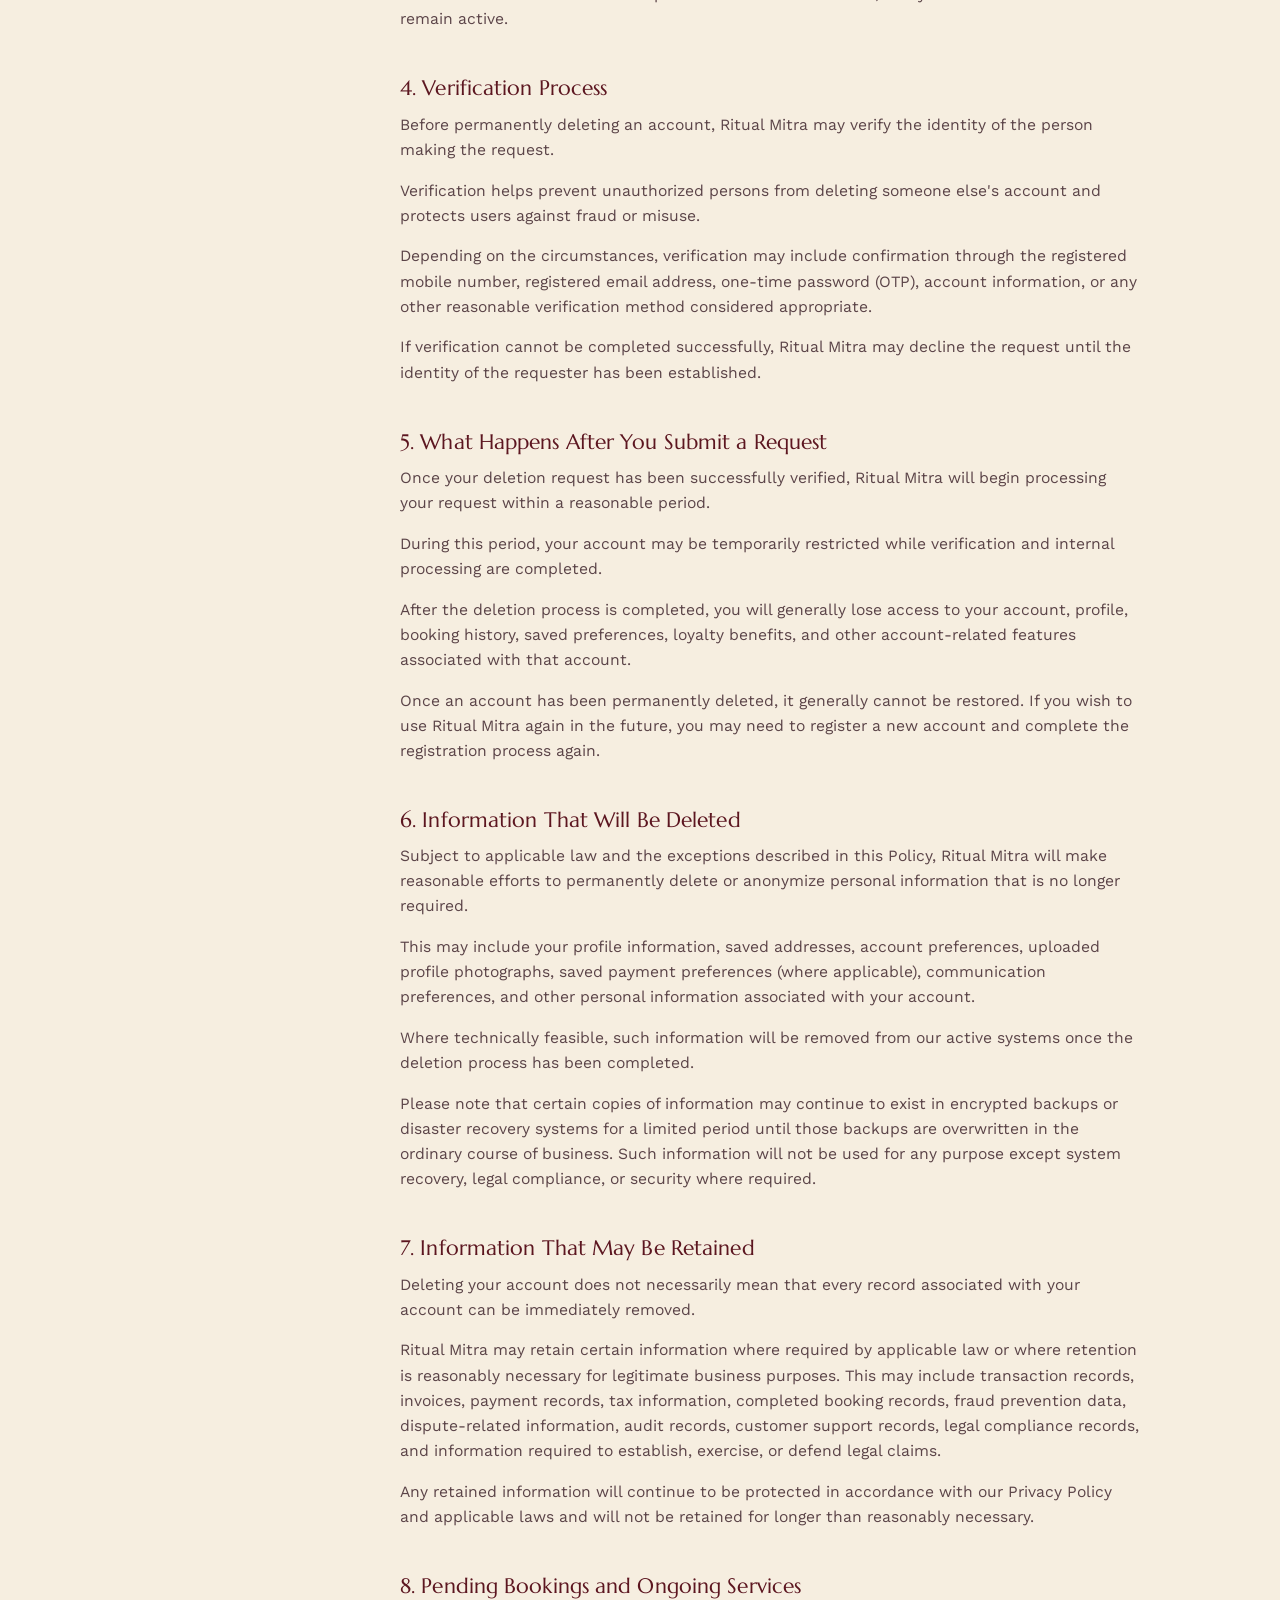
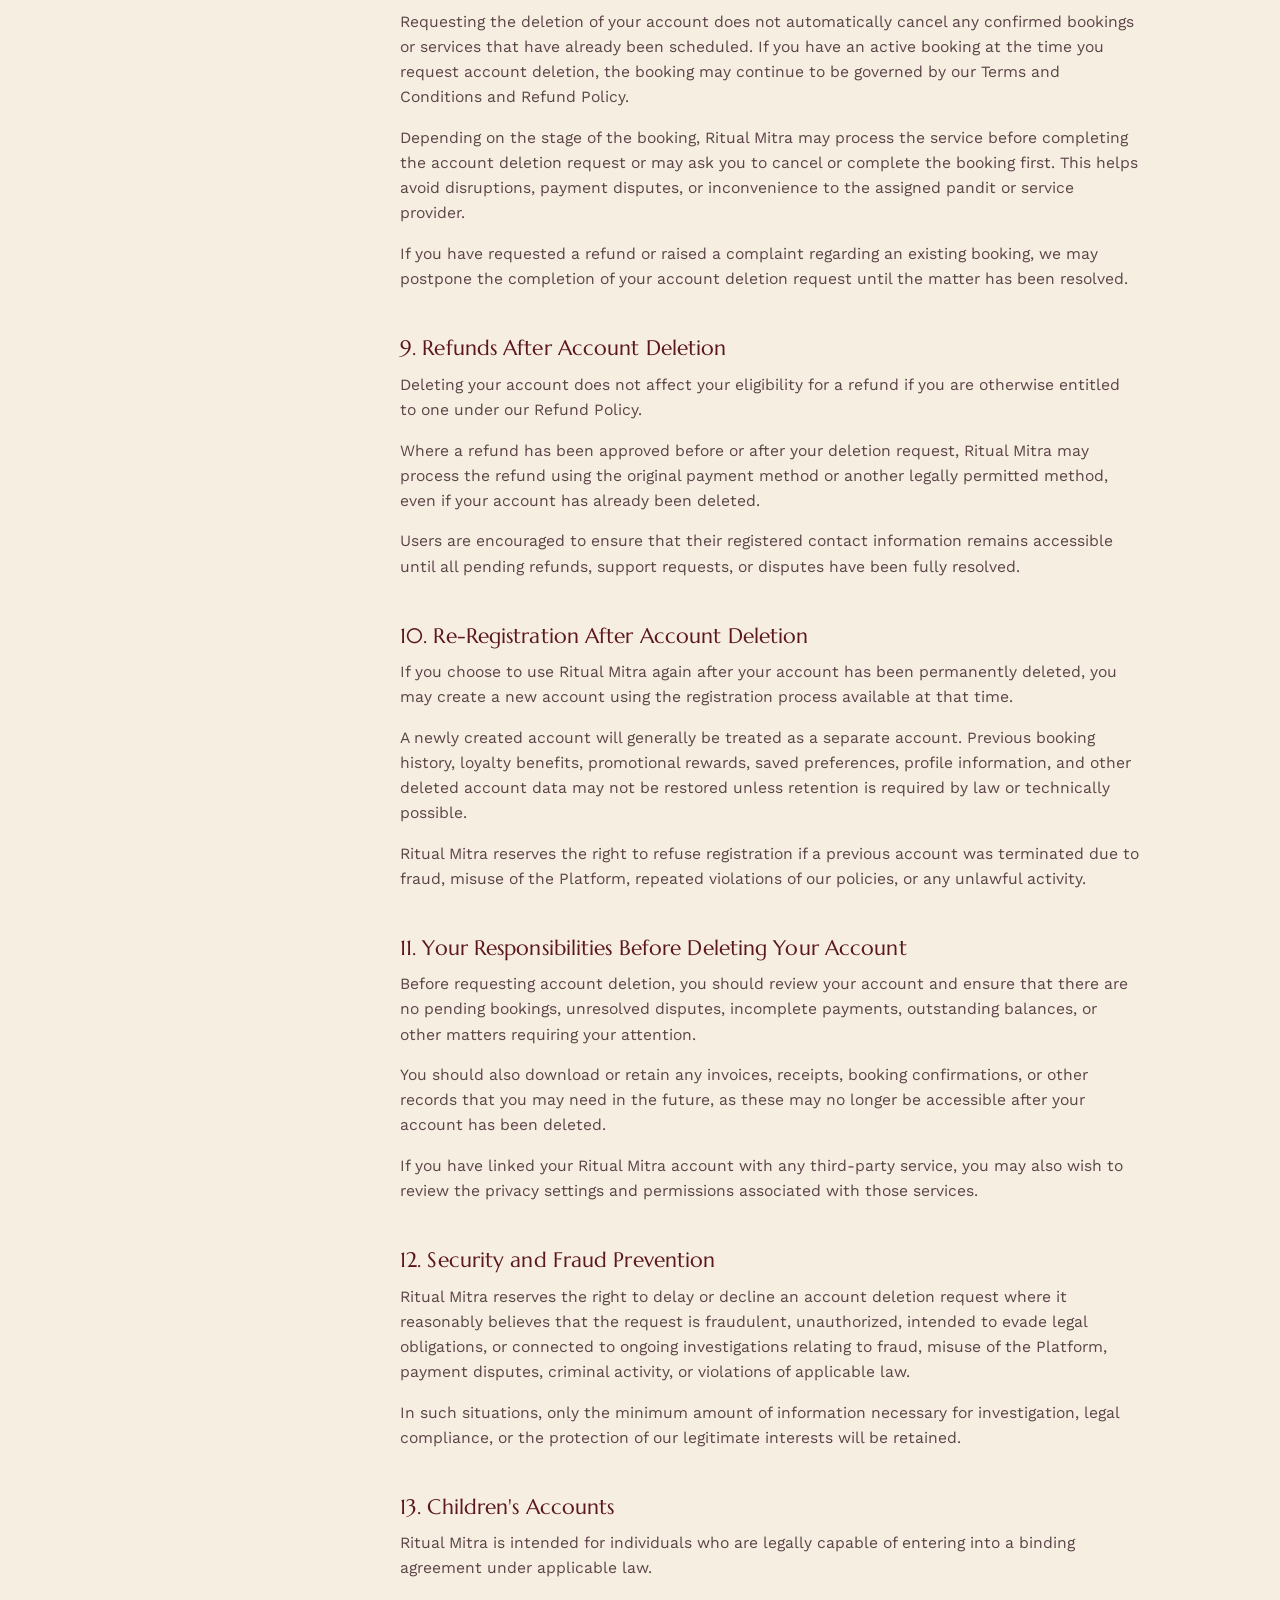
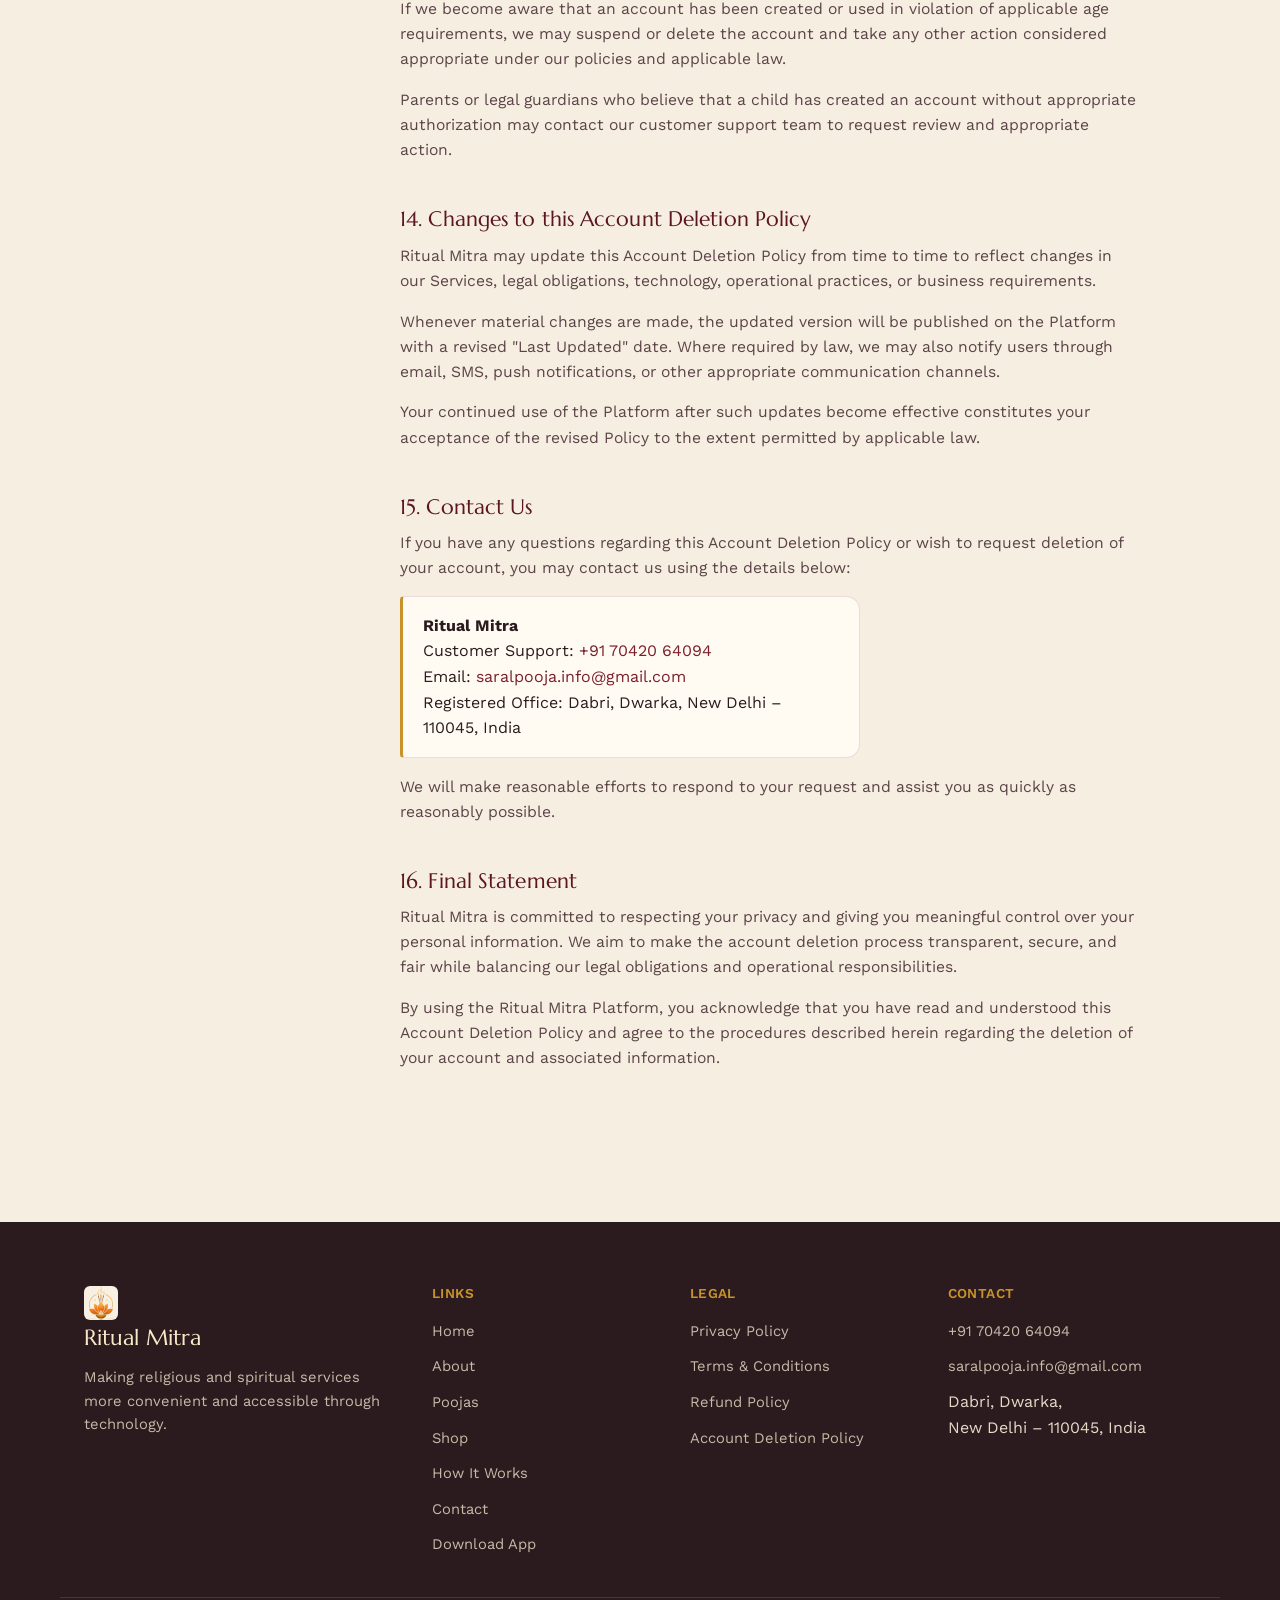
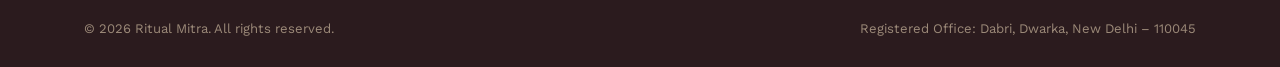
<file: account-deletion.html>
<!doctype html>
<html lang="en">
<head>
<meta charset="UTF-8">
<meta name="viewport" content="width=device-width, initial-scale=1.0">
<title>Account Deletion Policy — Ritual Mitra</title>
<meta name="description" content="How to request deletion of your Ritual Mitra account, what happens after, and what information is deleted or retained.">
<link rel="preconnect" href="https://fonts.googleapis.com">
<link rel="preconnect" href="https://fonts.gstatic.com" crossorigin>
<link href="https://fonts.googleapis.com/css2?family=Marcellus&family=Work+Sans:wght@400;500;600;700&display=swap" rel="stylesheet">
<link rel="stylesheet" href="style.css">
<link rel="icon" type="image/png" href="images/ritualmitra-icon.png">
</head>
<body>
<a class="skip-link" href="#main">Skip to content</a>

<header class="site-header">
  <nav class="nav">
    <a href="index.html" class="brand">
      <img src="images/ritualmitra-icon.png" alt="Ritual Mitra logo">
      Ritual Mitra
    </a>
    <button class="nav-toggle" aria-label="Toggle navigation" aria-expanded="false"><span></span></button>
    <ul class="nav-links">
      <li><a href="index.html">Home</a></li>
      <li><a href="about.html">About Us</a></li>
      <li><a href="services.html">Poojas</a></li>
      <li><a href="shop.html">Shop</a></li>
      <li><a href="how-it-works.html">How It Works</a></li>
      <li><a href="contact.html">Contact Us</a></li>
      <li><a href="download.html" class="nav-cta">Download App</a></li>
    </ul>
  </nav>
</header>

<main id="main">

  <section class="legal-header">
    <div class="container">
      <div class="kicker">Legal</div>
      <h1>Account Deletion Policy</h1>
      <p class="dates">Effective Date: 17 July 2026 &nbsp;·&nbsp; Last Updated: 17 July 2026</p>
    </div>
  </section>

  <section class="legal-body">
    <div class="container legal-layout">

      <nav class="legal-toc" aria-label="Account Deletion Policy sections">
        <h4>ON THIS PAGE</h4>
        <ol>
          <li><a href="#a1">1. Introduction</a></li>
          <li><a href="#a2">2. Who Can Request Deletion</a></li>
          <li><a href="#a3">3. Ways to Delete Your Account</a></li>
          <li><a href="#a4">4. Verification Process</a></li>
          <li><a href="#a5">5. After You Submit a Request</a></li>
          <li><a href="#a6">6. Information That Will Be Deleted</a></li>
          <li><a href="#a7">7. Information That May Be Retained</a></li>
          <li><a href="#a8">8. Pending Bookings &amp; Ongoing Services</a></li>
          <li><a href="#a9">9. Refunds After Account Deletion</a></li>
          <li><a href="#a10">10. Re-Registration</a></li>
          <li><a href="#a11">11. Your Responsibilities Before Deleting</a></li>
          <li><a href="#a12">12. Security and Fraud Prevention</a></li>
          <li><a href="#a13">13. Children's Accounts</a></li>
          <li><a href="#a14">14. Changes to this Policy</a></li>
          <li><a href="#a15">15. Contact Us</a></li>
          <li><a href="#a16">16. Final Statement</a></li>
        </ol>
      </nav>

      <div class="legal-content">

        <h2 id="a1">1. Introduction</h2>
        <p>At Ritual Mitra, we respect your right to control your personal information and your account. This Account Deletion Policy explains how you can request the deletion of your Ritual Mitra account, what happens after your request is received, what information will be deleted, what information may be retained, and how we process deletion requests in accordance with applicable laws.</p>
        <p>We understand that there may be various reasons why a user wishes to stop using our Services. Whether you are switching to another platform, no longer require our services, or simply wish to remove your account, we aim to make the account deletion process transparent, secure, and straightforward.</p>
        <p>This Policy should be read together with our <a href="privacy-policy.html" style="color:var(--maroon);">Privacy Policy</a>, <a href="terms.html" style="color:var(--maroon);">Terms and Conditions</a>, and <a href="refund-policy.html" style="color:var(--maroon);">Refund Policy</a>, as these documents explain how your information is collected, used, retained, and protected.</p>

        <h2 id="a2">2. Who Can Request Account Deletion</h2>
        <p>Any registered user of the Ritual Mitra Platform may request the deletion of their account.</p>
        <p>To protect user privacy and prevent unauthorized account removal, deletion requests may only be submitted by the account holder or an authorized representative where permitted by applicable law. Ritual Mitra may require reasonable verification of identity before processing any deletion request.</p>
        <p>If we are unable to verify that the request has been made by the rightful account owner, we may refuse or delay the request until sufficient verification has been completed.</p>

        <h2 id="a3">3. Ways to Delete Your Account</h2>
        <p>Ritual Mitra may provide one or more methods for users to delete their accounts.</p>
        <p>If the account deletion feature is available within the mobile application or website, you may submit your request through the account settings by following the instructions displayed on the Platform.</p>
        <p>If the self-service option is not available or you require assistance, you may contact our customer support team using the contact details provided on the Platform. Our team may request limited information to verify your identity before processing the request.</p>
        <p>Users should not share passwords, OTPs, banking credentials, or other confidential authentication information while requesting account deletion.</p>

        <h3>Requesting Deletion of Specific Data Without Deleting Your Account</h3>
        <p>If you do not wish to delete your entire account but would like certain information removed — such as a saved address, an uploaded profile photograph, religious details (gotra, rashi, nakshatra or similar) you have provided, or your booking history — you may submit this request through our <a href="contact.html" style="color:var(--maroon);">Contact Us</a> form or by writing to us using the details in Section 15. We will process such requests within a reasonable period, subject to the same verification steps described in Section 4 and the retention exceptions described in Section 7, and your account will otherwise remain active.</p>

        <h2 id="a4">4. Verification Process</h2>
        <p>Before permanently deleting an account, Ritual Mitra may verify the identity of the person making the request.</p>
        <p>Verification helps prevent unauthorized persons from deleting someone else's account and protects users against fraud or misuse.</p>
        <p>Depending on the circumstances, verification may include confirmation through the registered mobile number, registered email address, one-time password (OTP), account information, or any other reasonable verification method considered appropriate.</p>
        <p>If verification cannot be completed successfully, Ritual Mitra may decline the request until the identity of the requester has been established.</p>

        <h2 id="a5">5. What Happens After You Submit a Request</h2>
        <p>Once your deletion request has been successfully verified, Ritual Mitra will begin processing your request within a reasonable period.</p>
        <p>During this period, your account may be temporarily restricted while verification and internal processing are completed.</p>
        <p>After the deletion process is completed, you will generally lose access to your account, profile, booking history, saved preferences, loyalty benefits, and other account-related features associated with that account.</p>
        <p>Once an account has been permanently deleted, it generally cannot be restored. If you wish to use Ritual Mitra again in the future, you may need to register a new account and complete the registration process again.</p>

        <h2 id="a6">6. Information That Will Be Deleted</h2>
        <p>Subject to applicable law and the exceptions described in this Policy, Ritual Mitra will make reasonable efforts to permanently delete or anonymize personal information that is no longer required.</p>
        <p>This may include your profile information, saved addresses, account preferences, uploaded profile photographs, saved payment preferences (where applicable), communication preferences, and other personal information associated with your account.</p>
        <p>Where technically feasible, such information will be removed from our active systems once the deletion process has been completed.</p>
        <p>Please note that certain copies of information may continue to exist in encrypted backups or disaster recovery systems for a limited period until those backups are overwritten in the ordinary course of business. Such information will not be used for any purpose except system recovery, legal compliance, or security where required.</p>

        <h2 id="a7">7. Information That May Be Retained</h2>
        <p>Deleting your account does not necessarily mean that every record associated with your account can be immediately removed.</p>
        <p>Ritual Mitra may retain certain information where required by applicable law or where retention is reasonably necessary for legitimate business purposes. This may include transaction records, invoices, payment records, tax information, completed booking records, fraud prevention data, dispute-related information, audit records, customer support records, legal compliance records, and information required to establish, exercise, or defend legal claims.</p>
        <p>Any retained information will continue to be protected in accordance with our Privacy Policy and applicable laws and will not be retained for longer than reasonably necessary.</p>

        <h2 id="a8">8. Pending Bookings and Ongoing Services</h2>
        <p>Requesting the deletion of your account does not automatically cancel any confirmed bookings or services that have already been scheduled. If you have an active booking at the time you request account deletion, the booking may continue to be governed by our Terms and Conditions and Refund Policy.</p>
        <p>Depending on the stage of the booking, Ritual Mitra may process the service before completing the account deletion request or may ask you to cancel or complete the booking first. This helps avoid disruptions, payment disputes, or inconvenience to the assigned pandit or service provider.</p>
        <p>If you have requested a refund or raised a complaint regarding an existing booking, we may postpone the completion of your account deletion request until the matter has been resolved.</p>

        <h2 id="a9">9. Refunds After Account Deletion</h2>
        <p>Deleting your account does not affect your eligibility for a refund if you are otherwise entitled to one under our Refund Policy.</p>
        <p>Where a refund has been approved before or after your deletion request, Ritual Mitra may process the refund using the original payment method or another legally permitted method, even if your account has already been deleted.</p>
        <p>Users are encouraged to ensure that their registered contact information remains accessible until all pending refunds, support requests, or disputes have been fully resolved.</p>

        <h2 id="a10">10. Re-Registration After Account Deletion</h2>
        <p>If you choose to use Ritual Mitra again after your account has been permanently deleted, you may create a new account using the registration process available at that time.</p>
        <p>A newly created account will generally be treated as a separate account. Previous booking history, loyalty benefits, promotional rewards, saved preferences, profile information, and other deleted account data may not be restored unless retention is required by law or technically possible.</p>
        <p>Ritual Mitra reserves the right to refuse registration if a previous account was terminated due to fraud, misuse of the Platform, repeated violations of our policies, or any unlawful activity.</p>

        <h2 id="a11">11. Your Responsibilities Before Deleting Your Account</h2>
        <p>Before requesting account deletion, you should review your account and ensure that there are no pending bookings, unresolved disputes, incomplete payments, outstanding balances, or other matters requiring your attention.</p>
        <p>You should also download or retain any invoices, receipts, booking confirmations, or other records that you may need in the future, as these may no longer be accessible after your account has been deleted.</p>
        <p>If you have linked your Ritual Mitra account with any third-party service, you may also wish to review the privacy settings and permissions associated with those services.</p>

        <h2 id="a12">12. Security and Fraud Prevention</h2>
        <p>Ritual Mitra reserves the right to delay or decline an account deletion request where it reasonably believes that the request is fraudulent, unauthorized, intended to evade legal obligations, or connected to ongoing investigations relating to fraud, misuse of the Platform, payment disputes, criminal activity, or violations of applicable law.</p>
        <p>In such situations, only the minimum amount of information necessary for investigation, legal compliance, or the protection of our legitimate interests will be retained.</p>

        <h2 id="a13">13. Children's Accounts</h2>
        <p>Ritual Mitra is intended for individuals who are legally capable of entering into a binding agreement under applicable law.</p>
        <p>If we become aware that an account has been created or used in violation of applicable age requirements, we may suspend or delete the account and take any other action considered appropriate under our policies and applicable law.</p>
        <p>Parents or legal guardians who believe that a child has created an account without appropriate authorization may contact our customer support team to request review and appropriate action.</p>

        <h2 id="a14">14. Changes to this Account Deletion Policy</h2>
        <p>Ritual Mitra may update this Account Deletion Policy from time to time to reflect changes in our Services, legal obligations, technology, operational practices, or business requirements.</p>
        <p>Whenever material changes are made, the updated version will be published on the Platform with a revised "Last Updated" date. Where required by law, we may also notify users through email, SMS, push notifications, or other appropriate communication channels.</p>
        <p>Your continued use of the Platform after such updates become effective constitutes your acceptance of the revised Policy to the extent permitted by applicable law.</p>

        <h2 id="a15">15. Contact Us</h2>
        <p>If you have any questions regarding this Account Deletion Policy or wish to request deletion of your account, you may contact us using the details below:</p>
        <div class="addr">
          <strong>Ritual Mitra</strong><br>
          Customer Support: <a href="tel:+917042064094" style="color:var(--maroon);">+91 70420 64094</a><br>
          Email: <a href="mailto:saralpooja.info@gmail.com" style="color:var(--maroon);">saralpooja.info@gmail.com</a><br>
          Registered Office: Dabri, Dwarka, New Delhi – 110045, India
        </div>
        <p style="margin-top:16px;">We will make reasonable efforts to respond to your request and assist you as quickly as reasonably possible.</p>

        <h2 id="a16">16. Final Statement</h2>
        <p>Ritual Mitra is committed to respecting your privacy and giving you meaningful control over your personal information. We aim to make the account deletion process transparent, secure, and fair while balancing our legal obligations and operational responsibilities.</p>
        <p>By using the Ritual Mitra Platform, you acknowledge that you have read and understood this Account Deletion Policy and agree to the procedures described herein regarding the deletion of your account and associated information.</p>

      </div>
    </div>
  </section>

</main>

<footer class="site-footer">
  <div class="container footer-grid">
    <div>
      <div class="footer-brand"><img src="images/ritualmitra-icon.png" alt="">Ritual Mitra</div>
      <p>Making religious and spiritual services more convenient and accessible through technology.</p>
    </div>
    <div>
      <h4>LINKS</h4>
      <ul>
        <li><a href="index.html">Home</a></li>
        <li><a href="about.html">About</a></li>
        <li><a href="services.html">Poojas</a></li>
        <li><a href="shop.html">Shop</a></li>
        <li><a href="how-it-works.html">How It Works</a></li>
        <li><a href="contact.html">Contact</a></li>
        <li><a href="download.html">Download App</a></li>
      </ul>
    </div>
    <div>
      <h4>LEGAL</h4>
      <ul>
        <li><a href="privacy-policy.html">Privacy Policy</a></li>
        <li><a href="terms.html">Terms &amp; Conditions</a></li>
        <li><a href="refund-policy.html">Refund Policy</a></li>
        <li><a href="account-deletion.html">Account Deletion Policy</a></li>
      </ul>
    </div>
    <div>
      <h4>CONTACT</h4>
      <ul>
        <li><a href="tel:+917042064094">+91 70420 64094</a></li>
        <li><a href="mailto:saralpooja.info@gmail.com">saralpooja.info@gmail.com</a></li>
        <li>Dabri, Dwarka,<br>New Delhi – 110045, India</li>
      </ul>
    </div>
  </div>
  <div class="footer-bottom">
    <span>© 2026 Ritual Mitra. All rights reserved.</span>
    <span>Registered Office: Dabri, Dwarka, New Delhi – 110045</span>
  </div>
</footer>
<script src="script.js"></script>
</body>
</html>
</file>
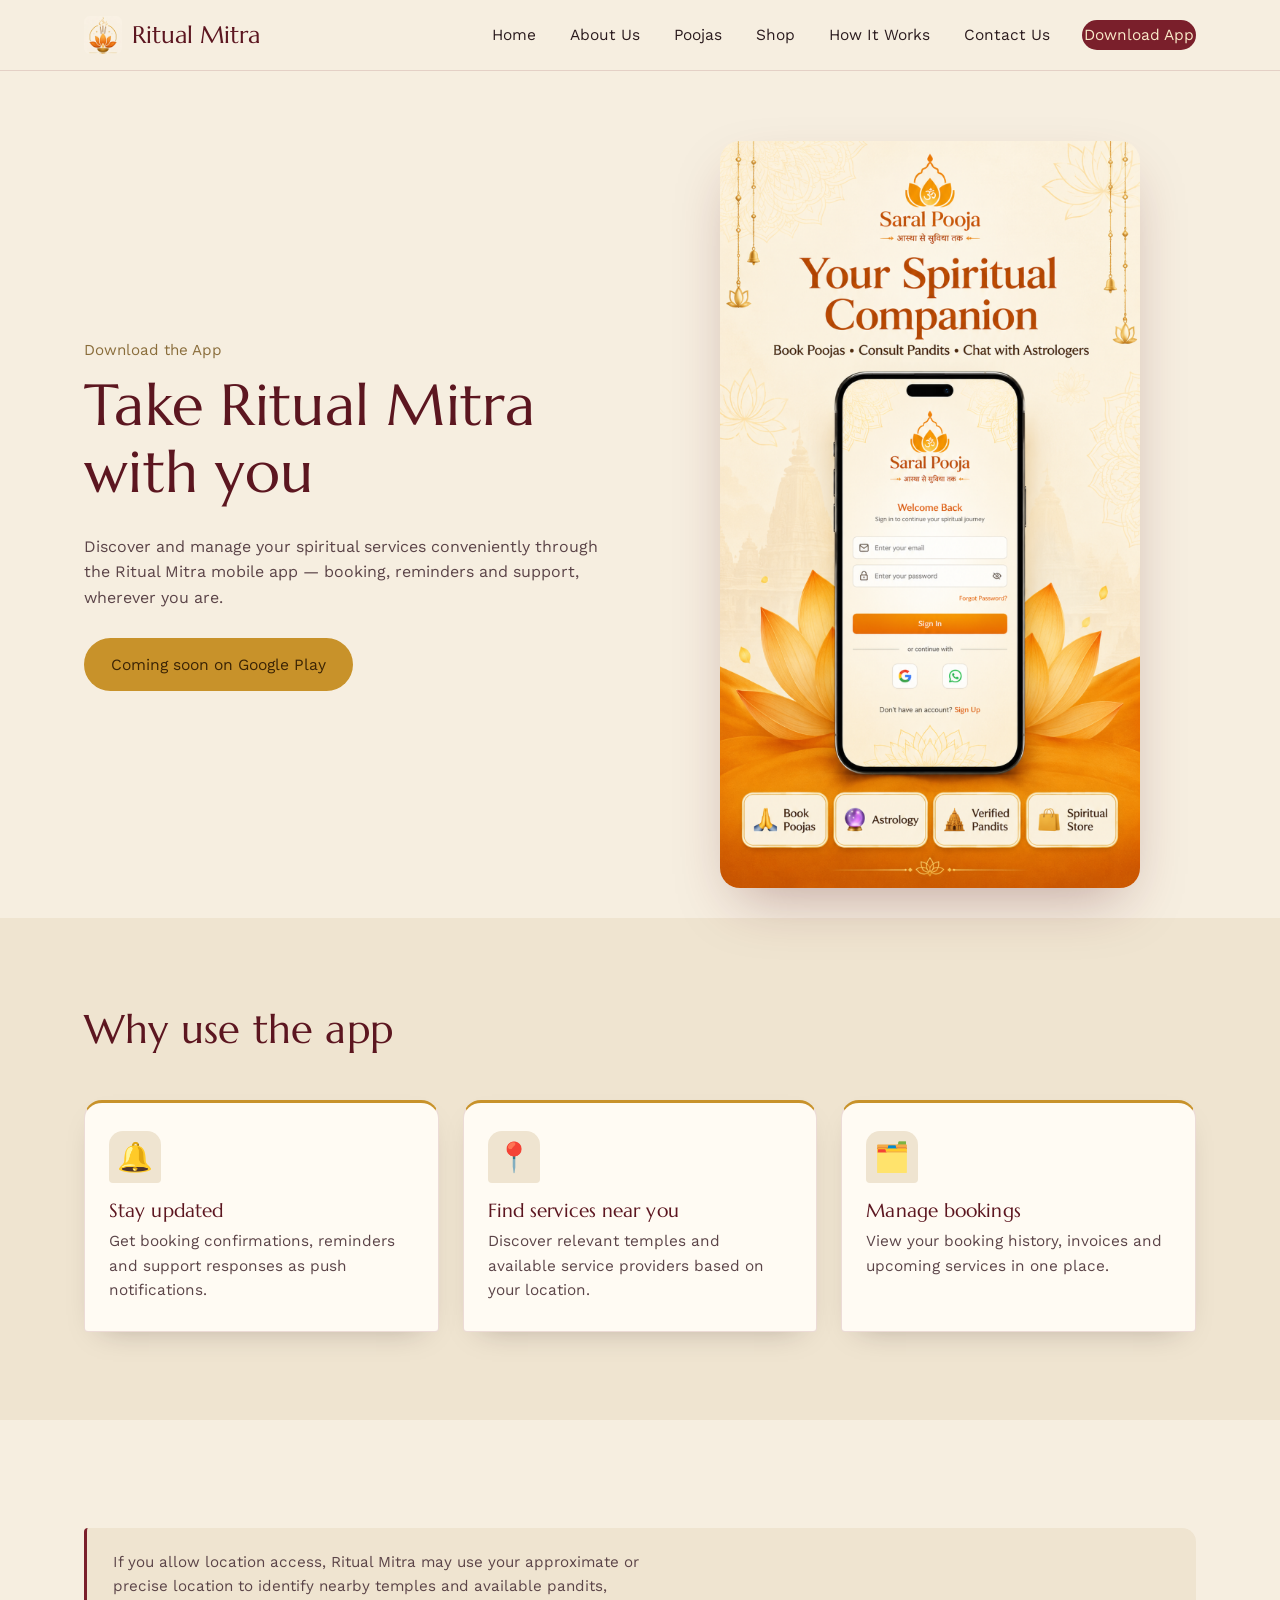
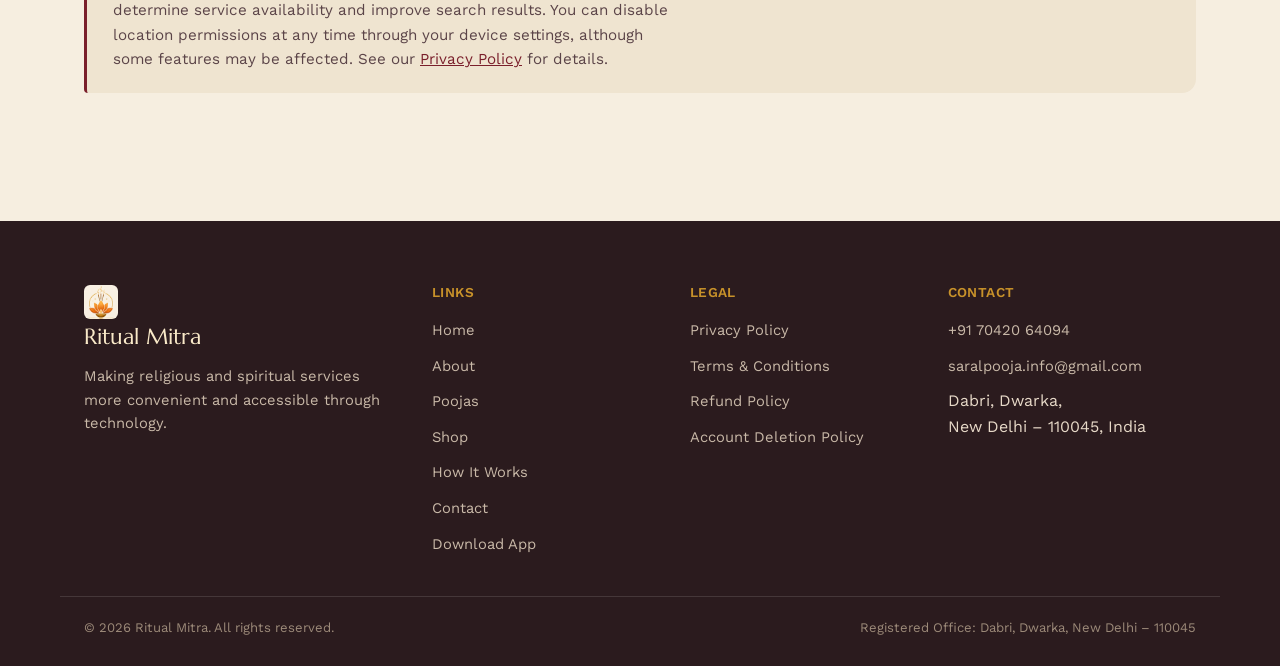
<file: download.html>
<!doctype html>
<html lang="en">
<head>
<meta charset="UTF-8">
<meta name="viewport" content="width=device-width, initial-scale=1.0">
<title>Download the App — Ritual Mitra</title>
<meta name="description" content="Download the Ritual Mitra mobile app to discover and manage your spiritual services on the go.">
<link rel="preconnect" href="https://fonts.googleapis.com">
<link rel="preconnect" href="https://fonts.gstatic.com" crossorigin>
<link href="https://fonts.googleapis.com/css2?family=Marcellus&family=Work+Sans:wght@400;500;600;700&display=swap" rel="stylesheet">
<link rel="stylesheet" href="style.css">
<link rel="icon" type="image/png" href="images/ritualmitra-icon.png">
</head>
<body>
<a class="skip-link" href="#main">Skip to content</a>

<header class="site-header">
  <nav class="nav">
    <a href="index.html" class="brand">
      <img src="images/ritualmitra-icon.png" alt="Ritual Mitra logo">
      Ritual Mitra
    </a>
    <button class="nav-toggle" aria-label="Toggle navigation" aria-expanded="false"><span></span></button>
    <ul class="nav-links">
      <li><a href="index.html">Home</a></li>
      <li><a href="about.html">About Us</a></li>
      <li><a href="services.html">Poojas</a></li>
      <li><a href="shop.html">Shop</a></li>
      <li><a href="how-it-works.html">How It Works</a></li>
      <li><a href="contact.html">Contact Us</a></li>
      <li><a href="download.html" class="nav-cta active">Download App</a></li>
    </ul>
  </nav>
</header>

<main id="main">

  <section class="page-header">
    <div class="container split">
      <div>
        <div class="kicker">Download the App</div>
        <h1>Take Ritual Mitra with you</h1>
        <p class="lede">Discover and manage your spiritual services conveniently through the Ritual Mitra mobile app — booking, reminders and support, wherever you are.</p>
        <div class="btn-row">
          <span class="btn btn-gold" aria-disabled="true">Coming soon on Google Play</span>
        </div>
      </div>
      <div class="hero-art">
        <img src="images/grpahicimge21024.png" alt="Ritual Mitra app preview">
      </div>
    </div>
  </section>

  <section class="bg-band">
    <div class="container">
      <div class="section-head">
        <h2>Why use the app</h2>
      </div>
      <div class="grid-3 grid">
        <div class="card">
          <span class="icon">🔔</span>
          <h3>Stay updated</h3>
          <p>Get booking confirmations, reminders and support responses as push notifications.</p>
        </div>
        <div class="card">
          <span class="icon">📍</span>
          <h3>Find services near you</h3>
          <p>Discover relevant temples and available service providers based on your location.</p>
        </div>
        <div class="card">
          <span class="icon">🗂️</span>
          <h3>Manage bookings</h3>
          <p>View your booking history, invoices and upcoming services in one place.</p>
        </div>
      </div>
    </div>
  </section>

  <section>
    <div class="container">
      <div class="disclaimer-box">
        <p>If you allow location access, Ritual Mitra may use your approximate or precise location to identify nearby temples and available pandits, determine service availability and improve search results. You can disable location permissions at any time through your device settings, although some features may be affected. See our <a href="privacy-policy.html" style="color:var(--maroon); text-decoration:underline;">Privacy Policy</a> for details.</p>
      </div>
    </div>
  </section>

</main>

<footer class="site-footer">
  <div class="container footer-grid">
    <div>
      <div class="footer-brand"><img src="images/ritualmitra-icon.png" alt="">Ritual Mitra</div>
      <p>Making religious and spiritual services more convenient and accessible through technology.</p>
    </div>
    <div>
      <h4>LINKS</h4>
      <ul>
        <li><a href="index.html">Home</a></li>
        <li><a href="about.html">About</a></li>
        <li><a href="services.html">Poojas</a></li>
        <li><a href="shop.html">Shop</a></li>
        <li><a href="how-it-works.html">How It Works</a></li>
        <li><a href="contact.html">Contact</a></li>
        <li><a href="download.html">Download App</a></li>
      </ul>
    </div>
    <div>
      <h4>LEGAL</h4>
      <ul>
        <li><a href="privacy-policy.html">Privacy Policy</a></li>
        <li><a href="terms.html">Terms &amp; Conditions</a></li>
        <li><a href="refund-policy.html">Refund Policy</a></li>
        <li><a href="account-deletion.html">Account Deletion Policy</a></li>
      </ul>
    </div>
    <div>
      <h4>CONTACT</h4>
      <ul>
        <li><a href="tel:+917042064094">+91 70420 64094</a></li>
        <li><a href="mailto:saralpooja.info@gmail.com">saralpooja.info@gmail.com</a></li>
        <li>Dabri, Dwarka,<br>New Delhi – 110045, India</li>
      </ul>
    </div>
  </div>
  <div class="footer-bottom">
    <span>© 2026 Ritual Mitra. All rights reserved.</span>
    <span>Registered Office: Dabri, Dwarka, New Delhi – 110045</span>
  </div>
</footer>
<script src="script.js"></script>
</body>
</html>
</file>
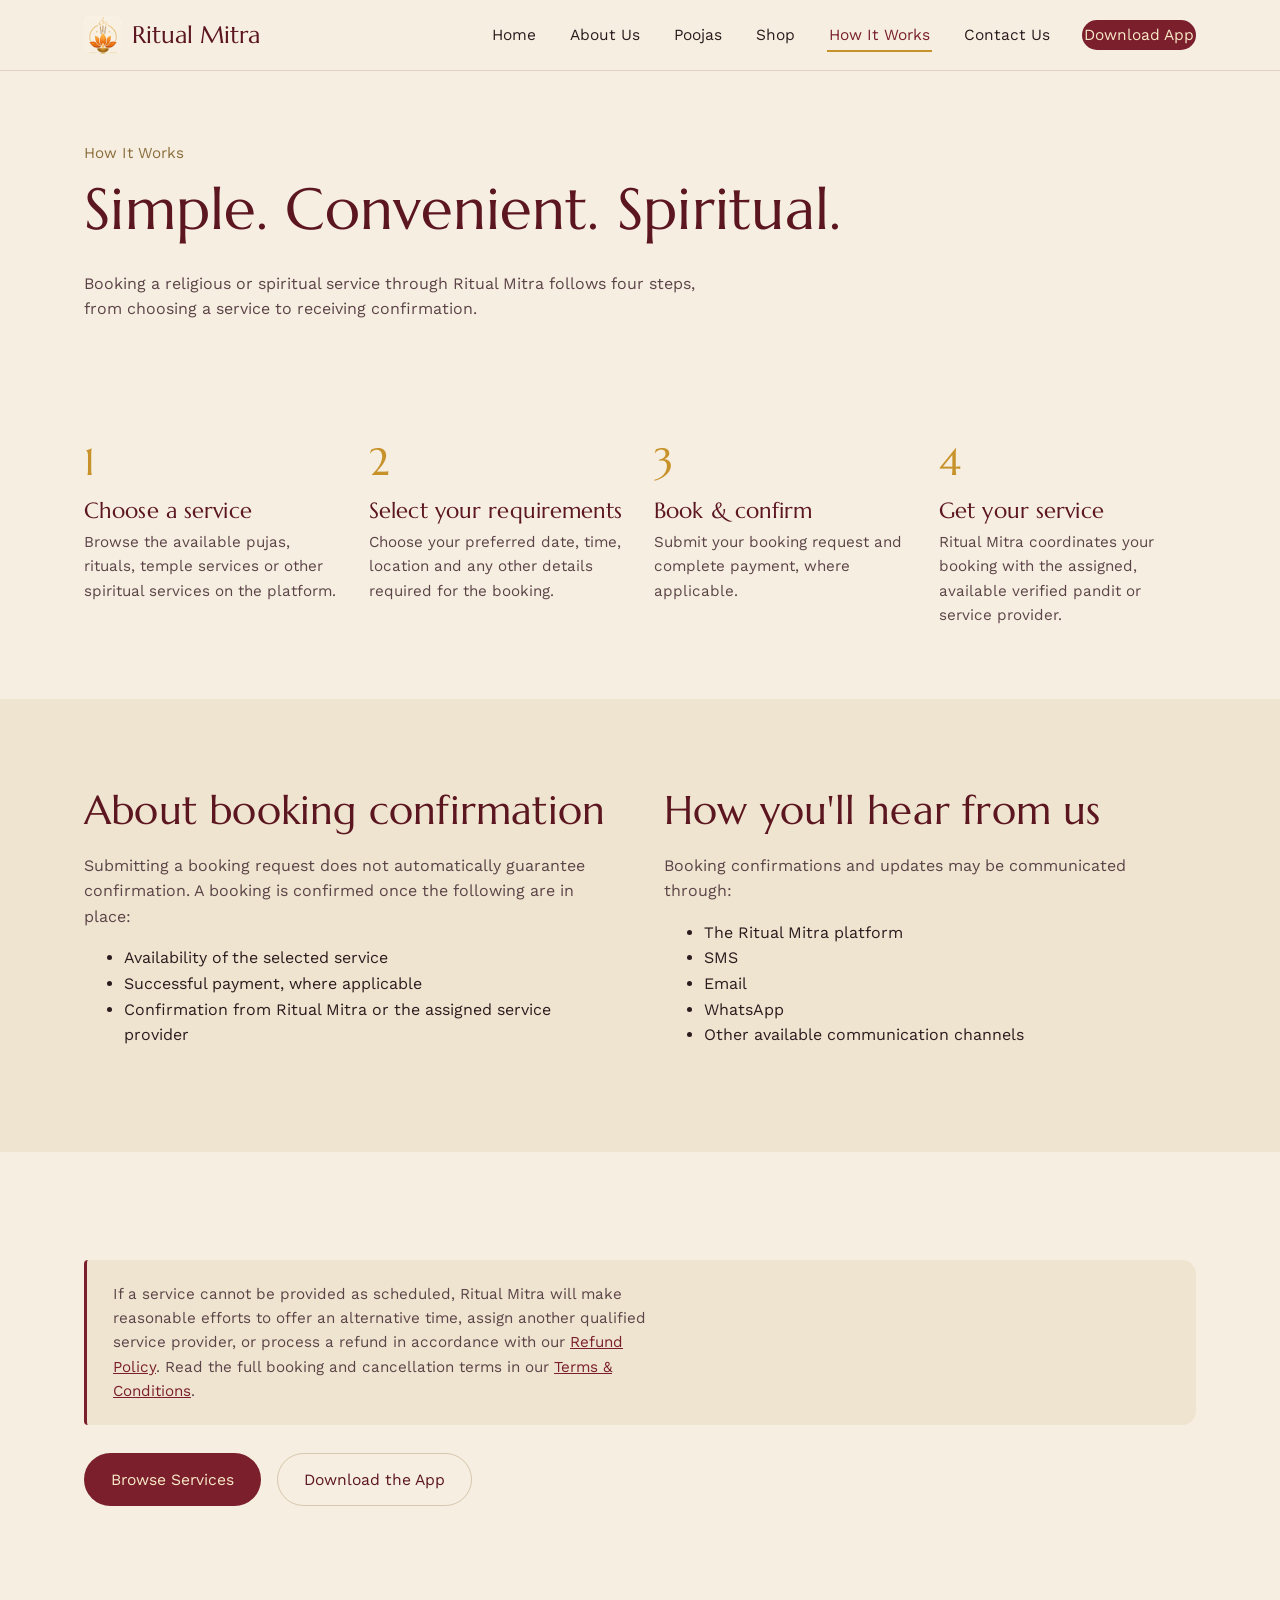
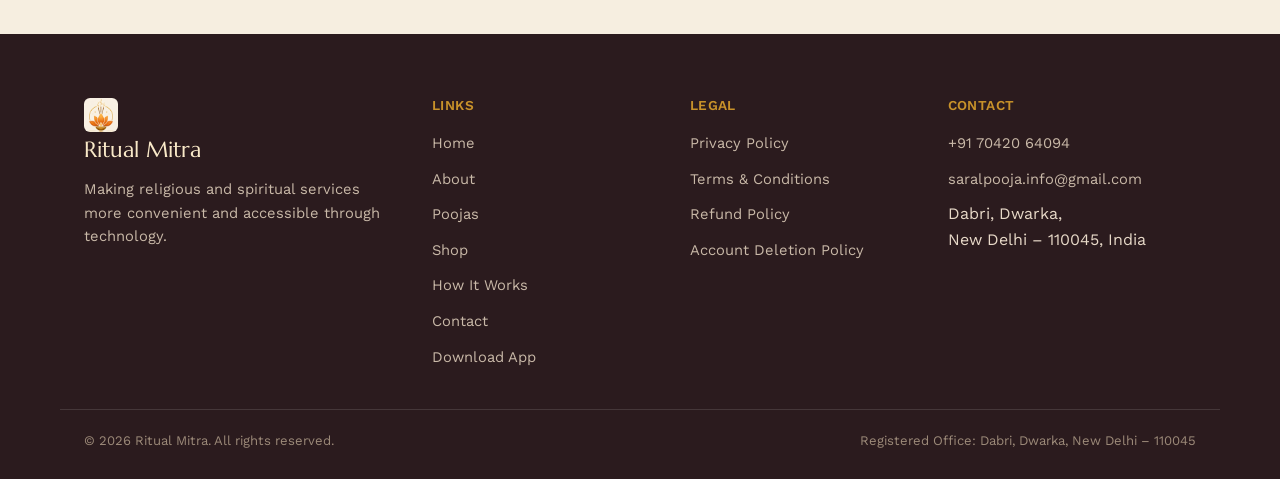
<file: how-it-works.html>
<!doctype html>
<html lang="en">
<head>
<meta charset="UTF-8">
<meta name="viewport" content="width=device-width, initial-scale=1.0">
<title>How It Works — Ritual Mitra</title>
<meta name="description" content="How booking a religious or spiritual service works on Ritual Mitra, from choosing a service to getting it delivered.">
<link rel="preconnect" href="https://fonts.googleapis.com">
<link rel="preconnect" href="https://fonts.gstatic.com" crossorigin>
<link href="https://fonts.googleapis.com/css2?family=Marcellus&family=Work+Sans:wght@400;500;600;700&display=swap" rel="stylesheet">
<link rel="stylesheet" href="style.css">
<link rel="icon" type="image/png" href="images/ritualmitra-icon.png">
</head>
<body>
<a class="skip-link" href="#main">Skip to content</a>

<header class="site-header">
  <nav class="nav">
    <a href="index.html" class="brand">
      <img src="images/ritualmitra-icon.png" alt="Ritual Mitra logo">
      Ritual Mitra
    </a>
    <button class="nav-toggle" aria-label="Toggle navigation" aria-expanded="false"><span></span></button>
    <ul class="nav-links">
      <li><a href="index.html">Home</a></li>
      <li><a href="about.html">About Us</a></li>
      <li><a href="services.html">Poojas</a></li>
      <li><a href="shop.html">Shop</a></li>
      <li><a href="how-it-works.html" class="active">How It Works</a></li>
      <li><a href="contact.html">Contact Us</a></li>
      <li><a href="download.html" class="nav-cta">Download App</a></li>
    </ul>
  </nav>
</header>

<main id="main">

  <section class="page-header">
    <div class="container">
      <div class="kicker">How It Works</div>
      <h1>Simple. Convenient. Spiritual.</h1>
      <p class="lede">Booking a religious or spiritual service through Ritual Mitra follows four steps, from choosing a service to receiving confirmation.</p>
    </div>
  </section>

  <section class="section-tight">
    <div class="container">
      <div class="steps">
        <div class="step">
          <h3>Choose a service</h3>
          <p>Browse the available pujas, rituals, temple services or other spiritual services on the platform.</p>
        </div>
        <div class="step">
          <h3>Select your requirements</h3>
          <p>Choose your preferred date, time, location and any other details required for the booking.</p>
        </div>
        <div class="step">
          <h3>Book &amp; confirm</h3>
          <p>Submit your booking request and complete payment, where applicable.</p>
        </div>
        <div class="step">
          <h3>Get your service</h3>
          <p>Ritual Mitra coordinates your booking with the assigned, available verified pandit or service provider.</p>
        </div>
      </div>
    </div>
  </section>

  <section class="bg-band">
    <div class="container split">
      <div>
        <h2>About booking confirmation</h2>
        <p>Submitting a booking request does not automatically guarantee confirmation. A booking is confirmed once the following are in place:</p>
        <ul>
          <li>Availability of the selected service</li>
          <li>Successful payment, where applicable</li>
          <li>Confirmation from Ritual Mitra or the assigned service provider</li>
        </ul>
      </div>
      <div>
        <h2>How you'll hear from us</h2>
        <p>Booking confirmations and updates may be communicated through:</p>
        <ul>
          <li>The Ritual Mitra platform</li>
          <li>SMS</li>
          <li>Email</li>
          <li>WhatsApp</li>
          <li>Other available communication channels</li>
        </ul>
      </div>
    </div>
  </section>

  <section>
    <div class="container">
      <div class="disclaimer-box">
        <p>If a service cannot be provided as scheduled, Ritual Mitra will make reasonable efforts to offer an alternative time, assign another qualified service provider, or process a refund in accordance with our <a href="refund-policy.html" style="color:var(--maroon); text-decoration:underline;">Refund Policy</a>. Read the full booking and cancellation terms in our <a href="terms.html" style="color:var(--maroon); text-decoration:underline;">Terms &amp; Conditions</a>.</p>
      </div>
      <div class="btn-row">
        <a href="services.html" class="btn btn-primary">Browse Services</a>
        <a href="download.html" class="btn btn-ghost">Download the App</a>
      </div>
    </div>
  </section>

</main>

<footer class="site-footer">
  <div class="container footer-grid">
    <div>
      <div class="footer-brand"><img src="images/ritualmitra-icon.png" alt="">Ritual Mitra</div>
      <p>Making religious and spiritual services more convenient and accessible through technology.</p>
    </div>
    <div>
      <h4>LINKS</h4>
      <ul>
        <li><a href="index.html">Home</a></li>
        <li><a href="about.html">About</a></li>
        <li><a href="services.html">Poojas</a></li>
        <li><a href="shop.html">Shop</a></li>
        <li><a href="how-it-works.html">How It Works</a></li>
        <li><a href="contact.html">Contact</a></li>
        <li><a href="download.html">Download App</a></li>
      </ul>
    </div>
    <div>
      <h4>LEGAL</h4>
      <ul>
        <li><a href="privacy-policy.html">Privacy Policy</a></li>
        <li><a href="terms.html">Terms &amp; Conditions</a></li>
        <li><a href="refund-policy.html">Refund Policy</a></li>
        <li><a href="account-deletion.html">Account Deletion Policy</a></li>
      </ul>
    </div>
    <div>
      <h4>CONTACT</h4>
      <ul>
        <li><a href="tel:+917042064094">+91 70420 64094</a></li>
        <li><a href="mailto:saralpooja.info@gmail.com">saralpooja.info@gmail.com</a></li>
        <li>Dabri, Dwarka,<br>New Delhi – 110045, India</li>
      </ul>
    </div>
  </div>
  <div class="footer-bottom">
    <span>© 2026 Ritual Mitra. All rights reserved.</span>
    <span>Registered Office: Dabri, Dwarka, New Delhi – 110045</span>
  </div>
</footer>
<script src="script.js"></script>
</body>
</html>
</file>
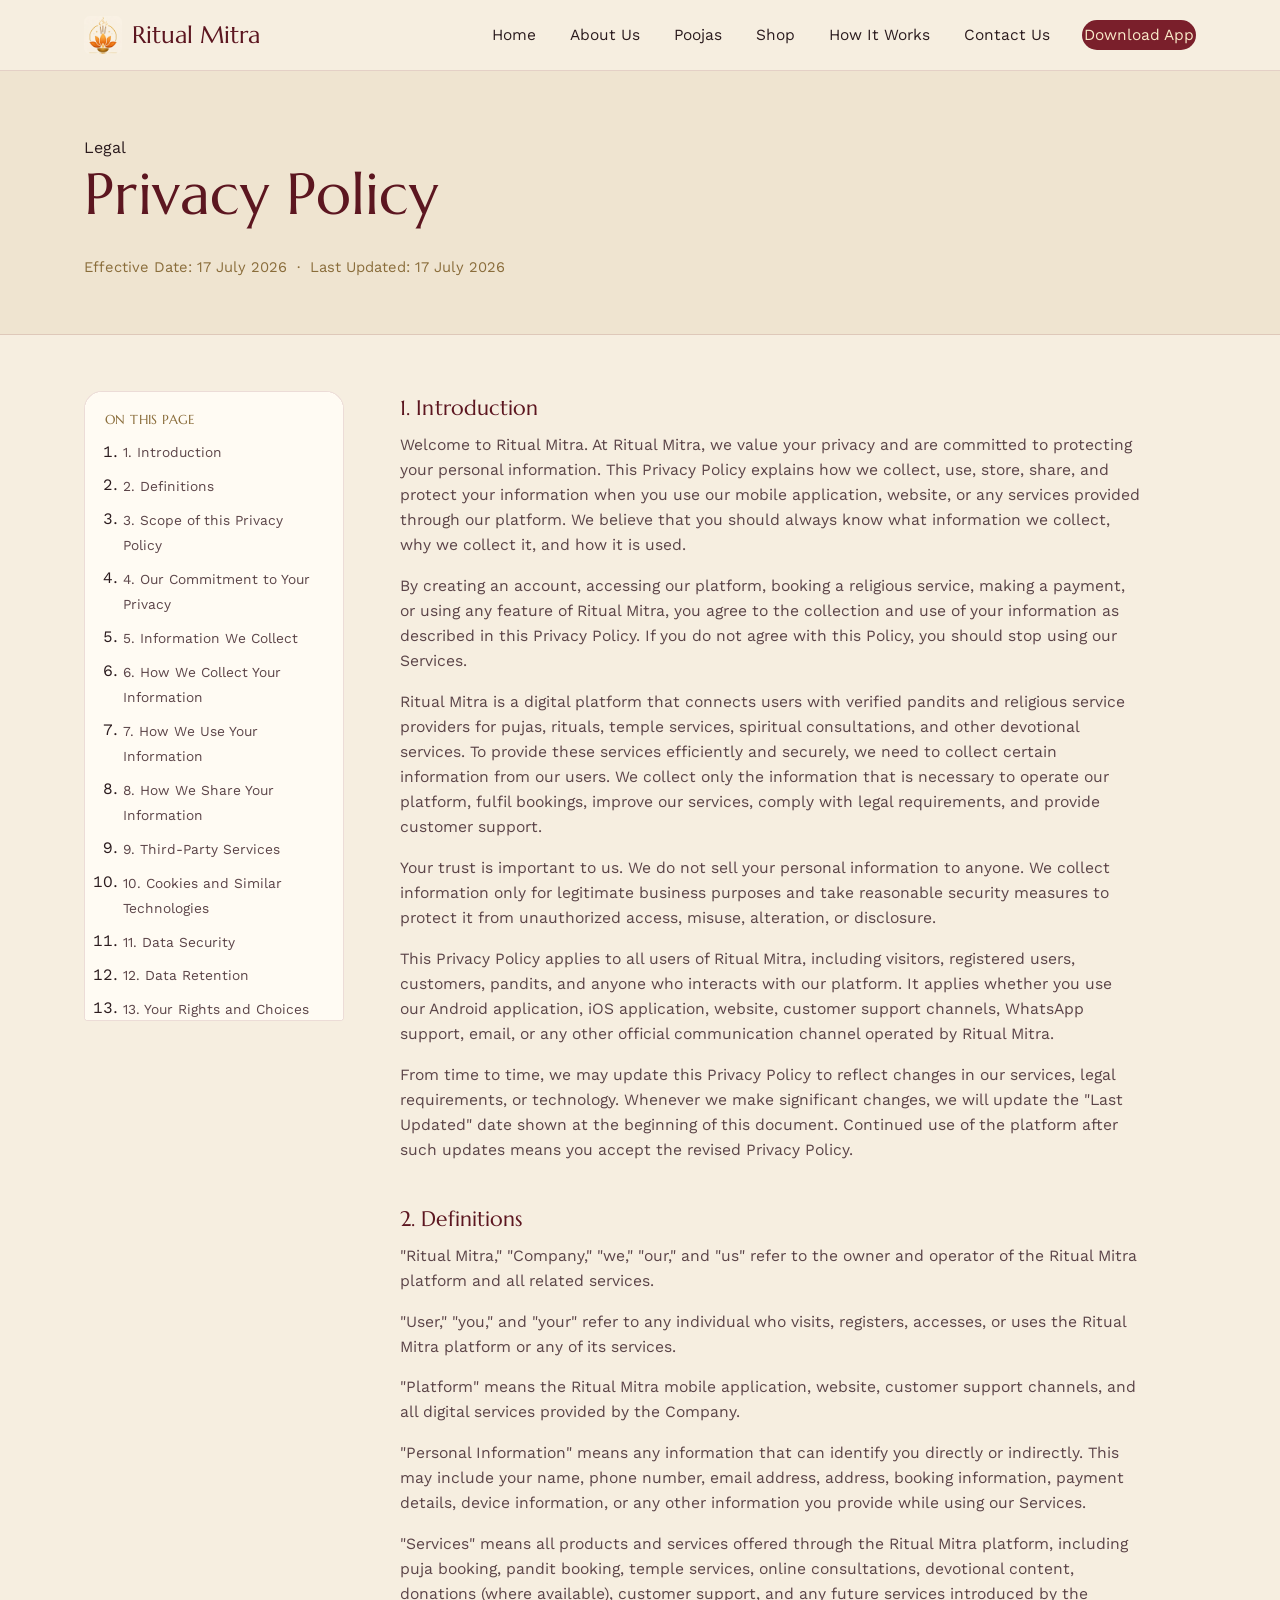
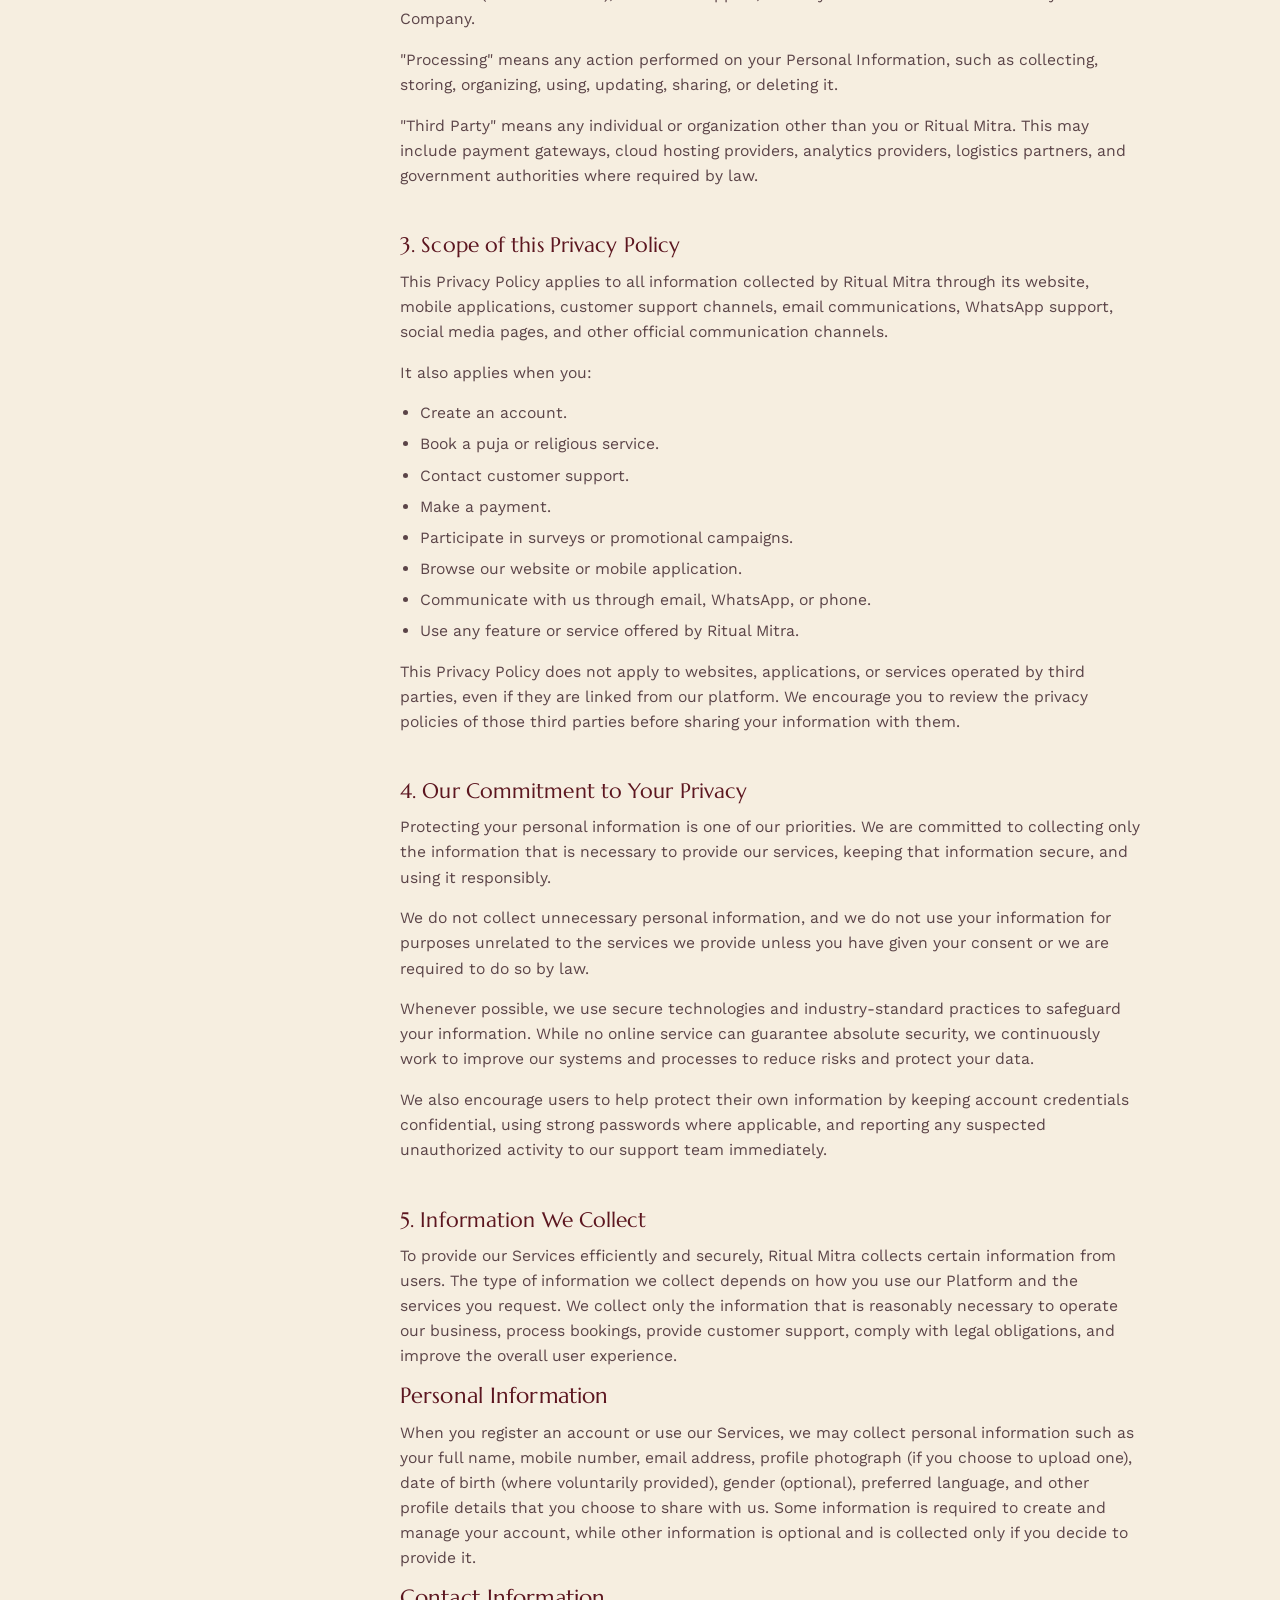
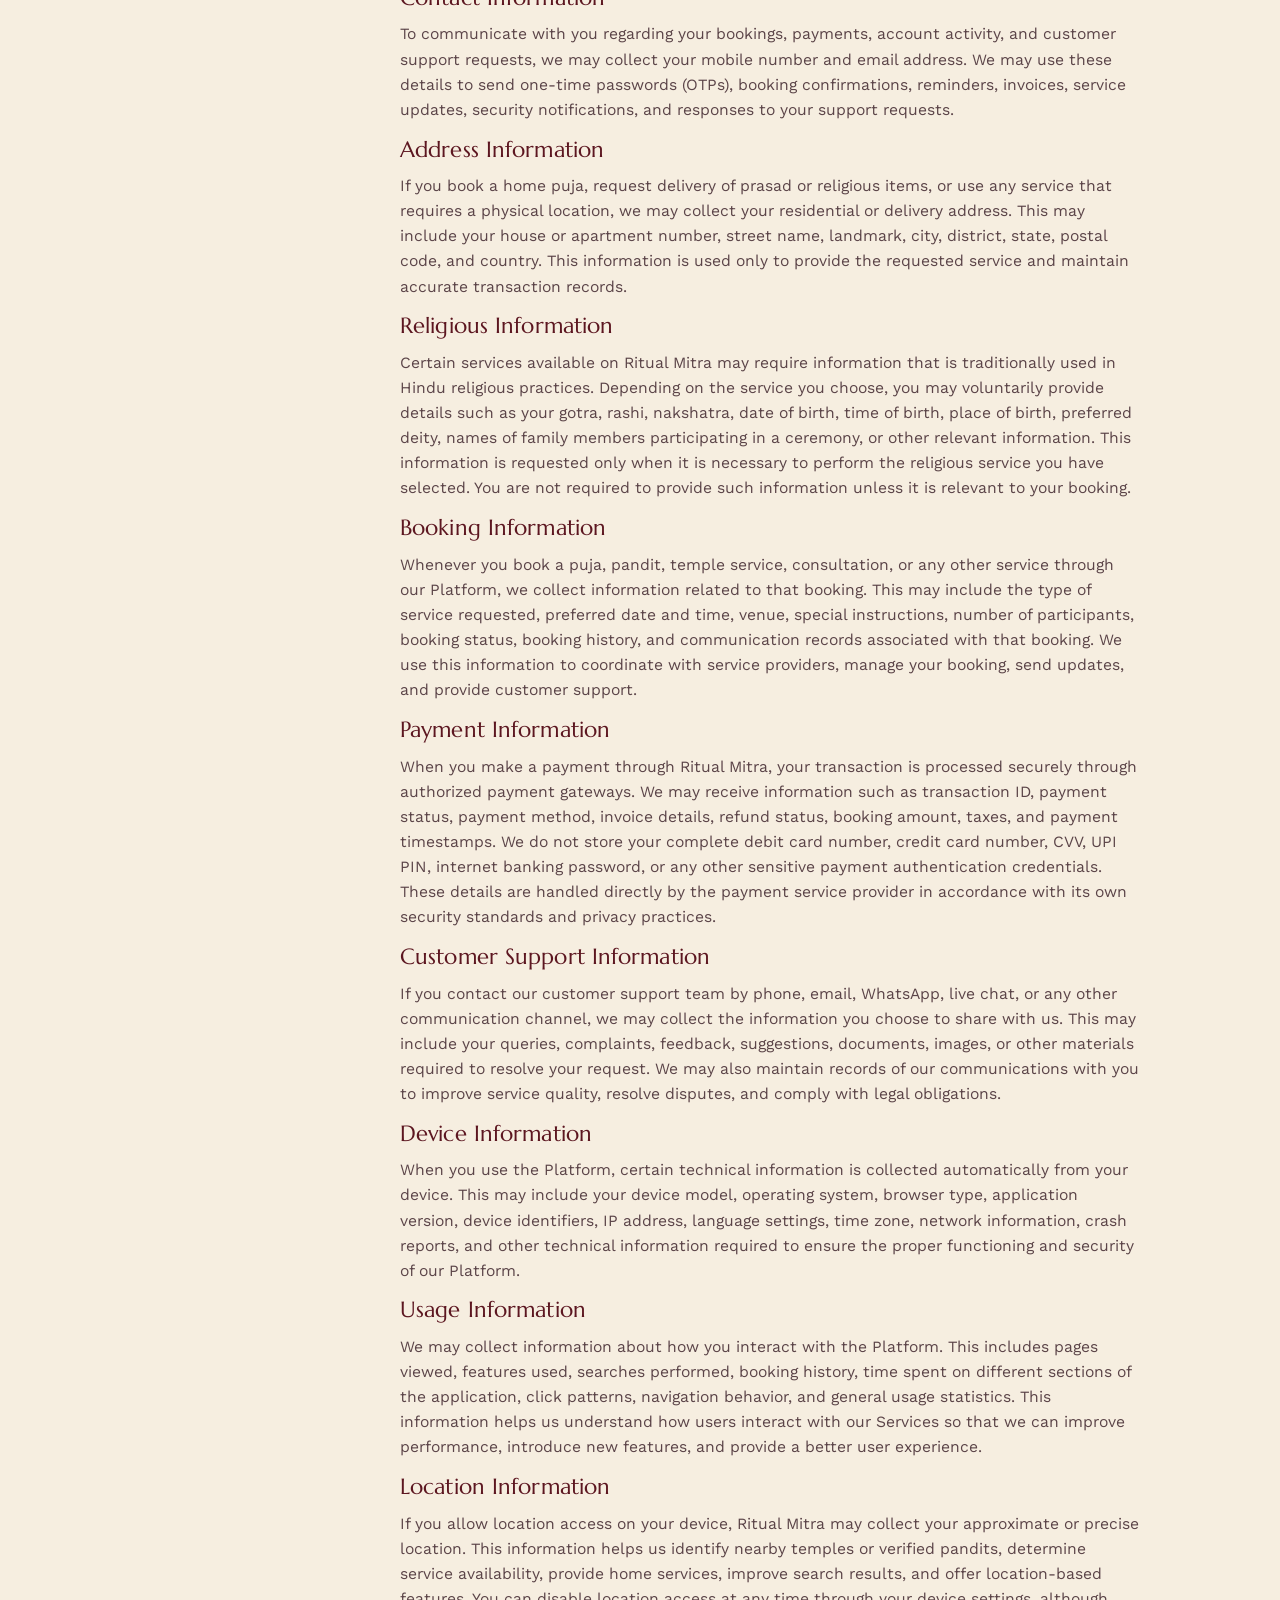
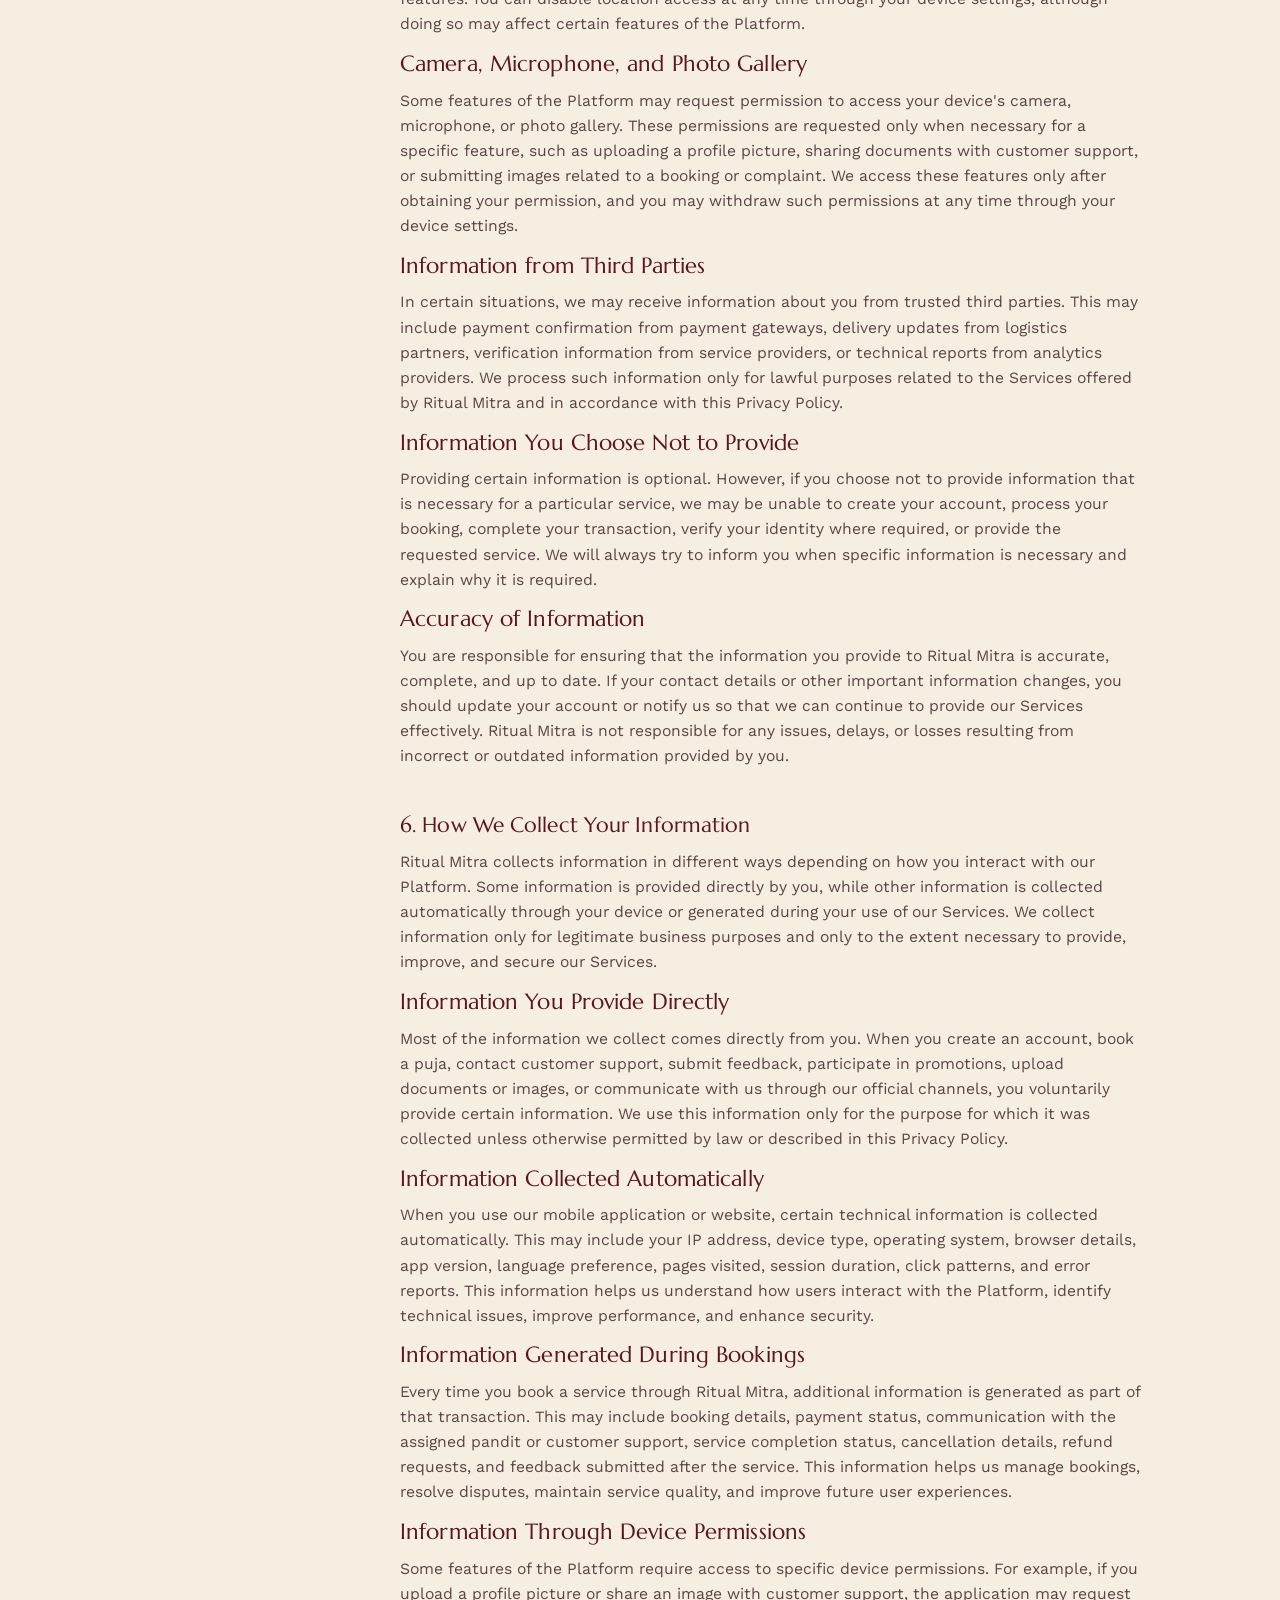
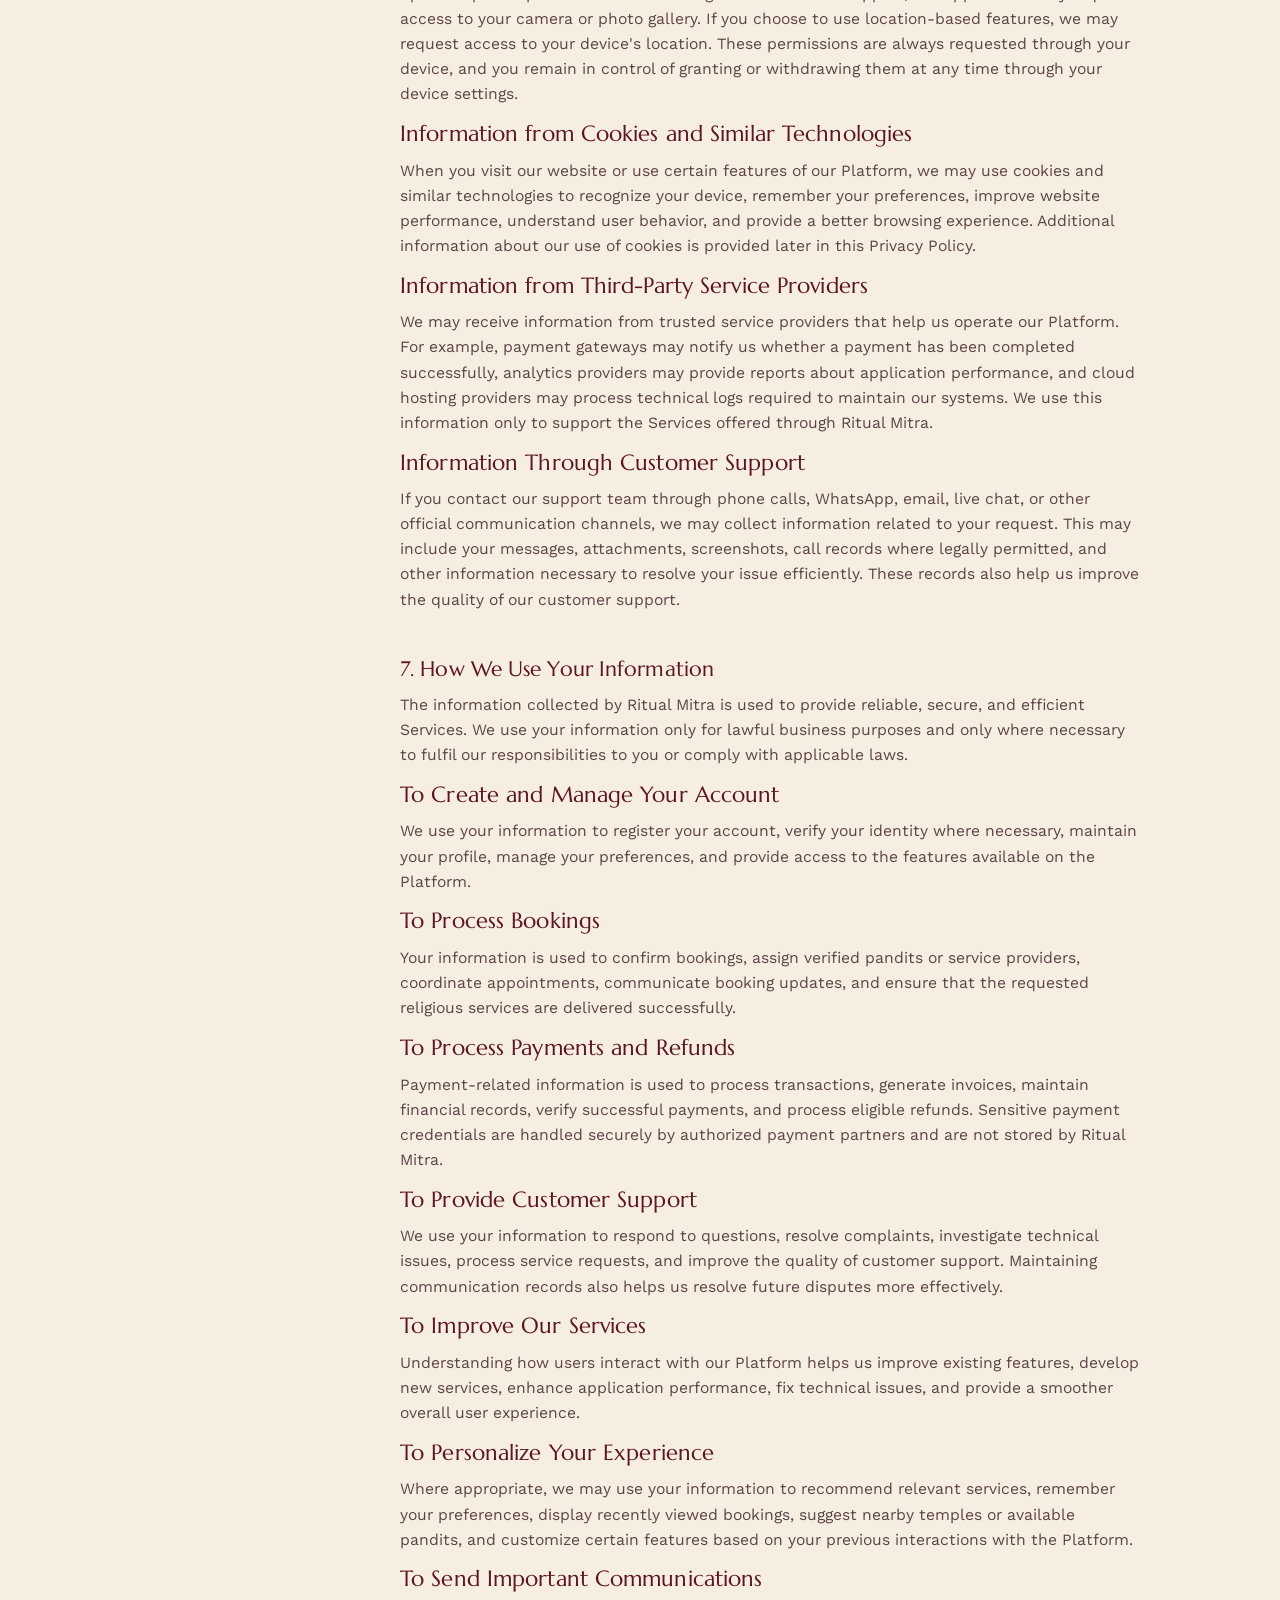
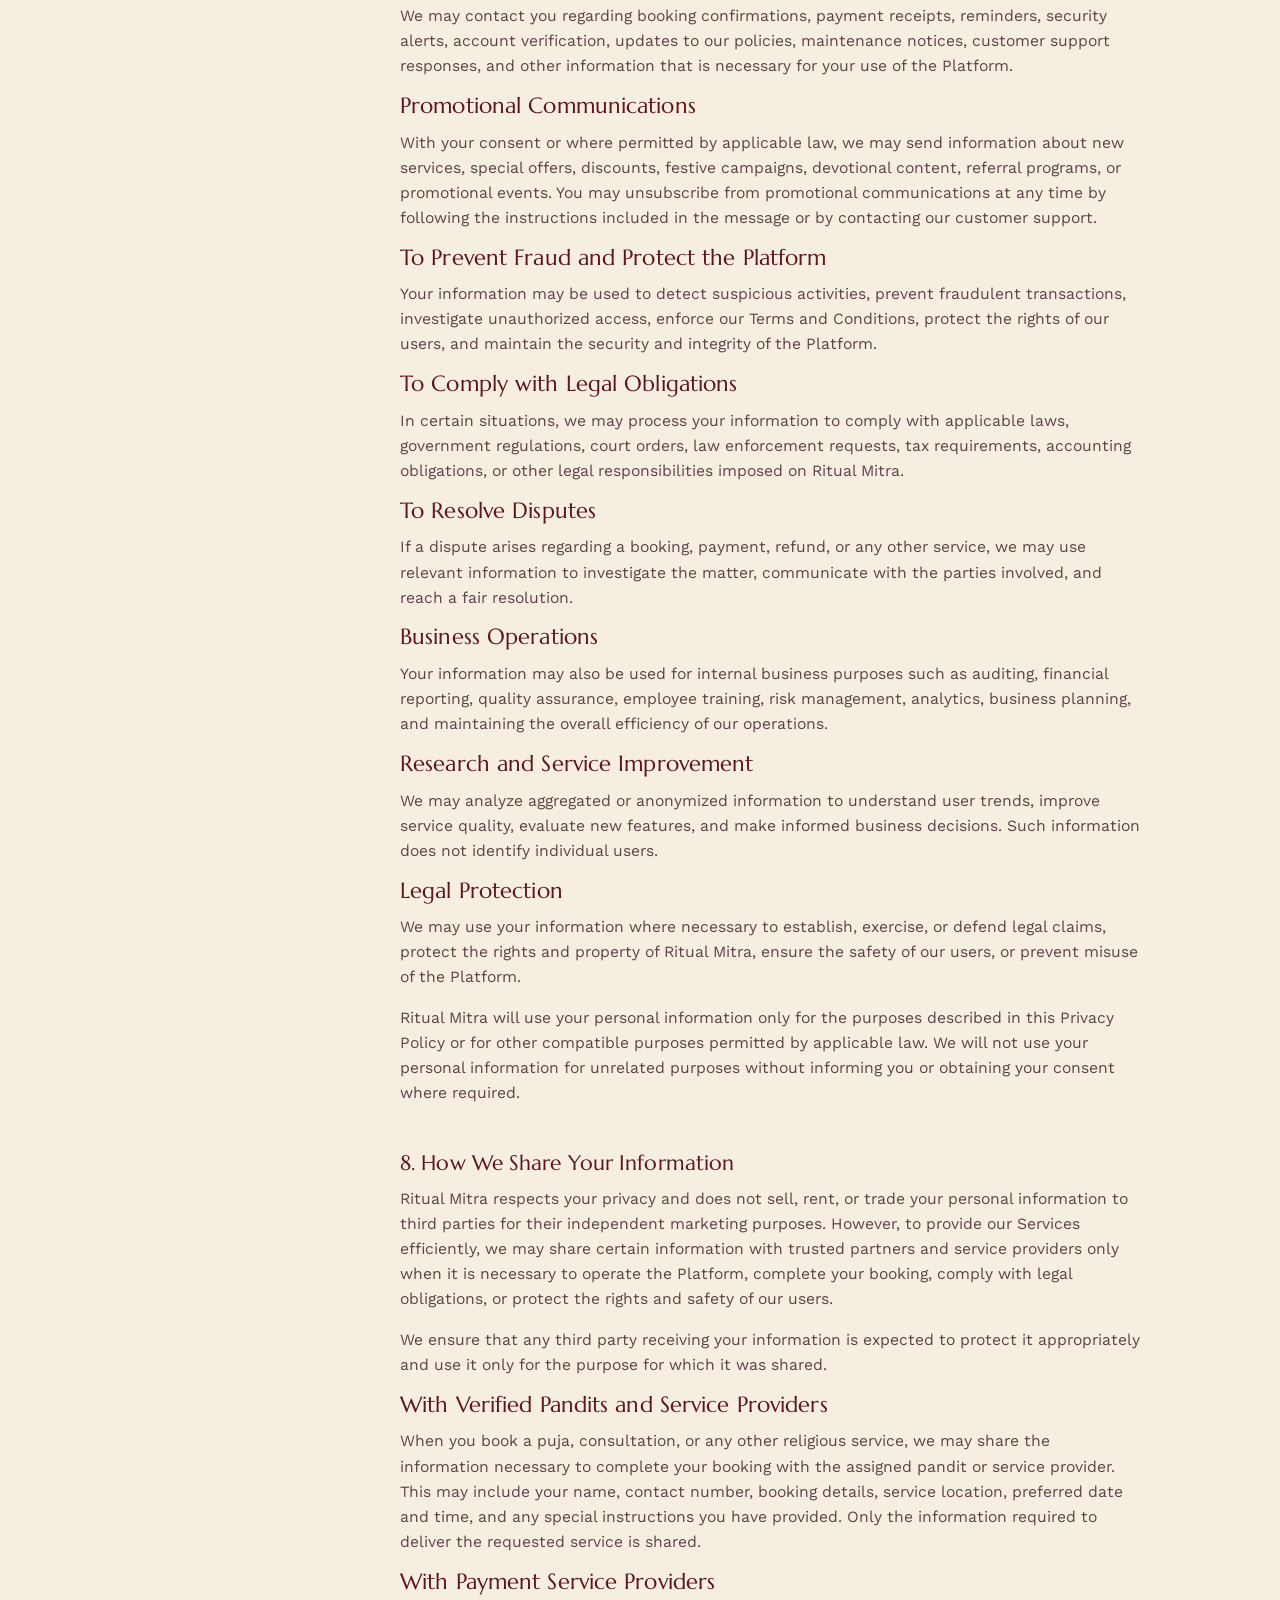
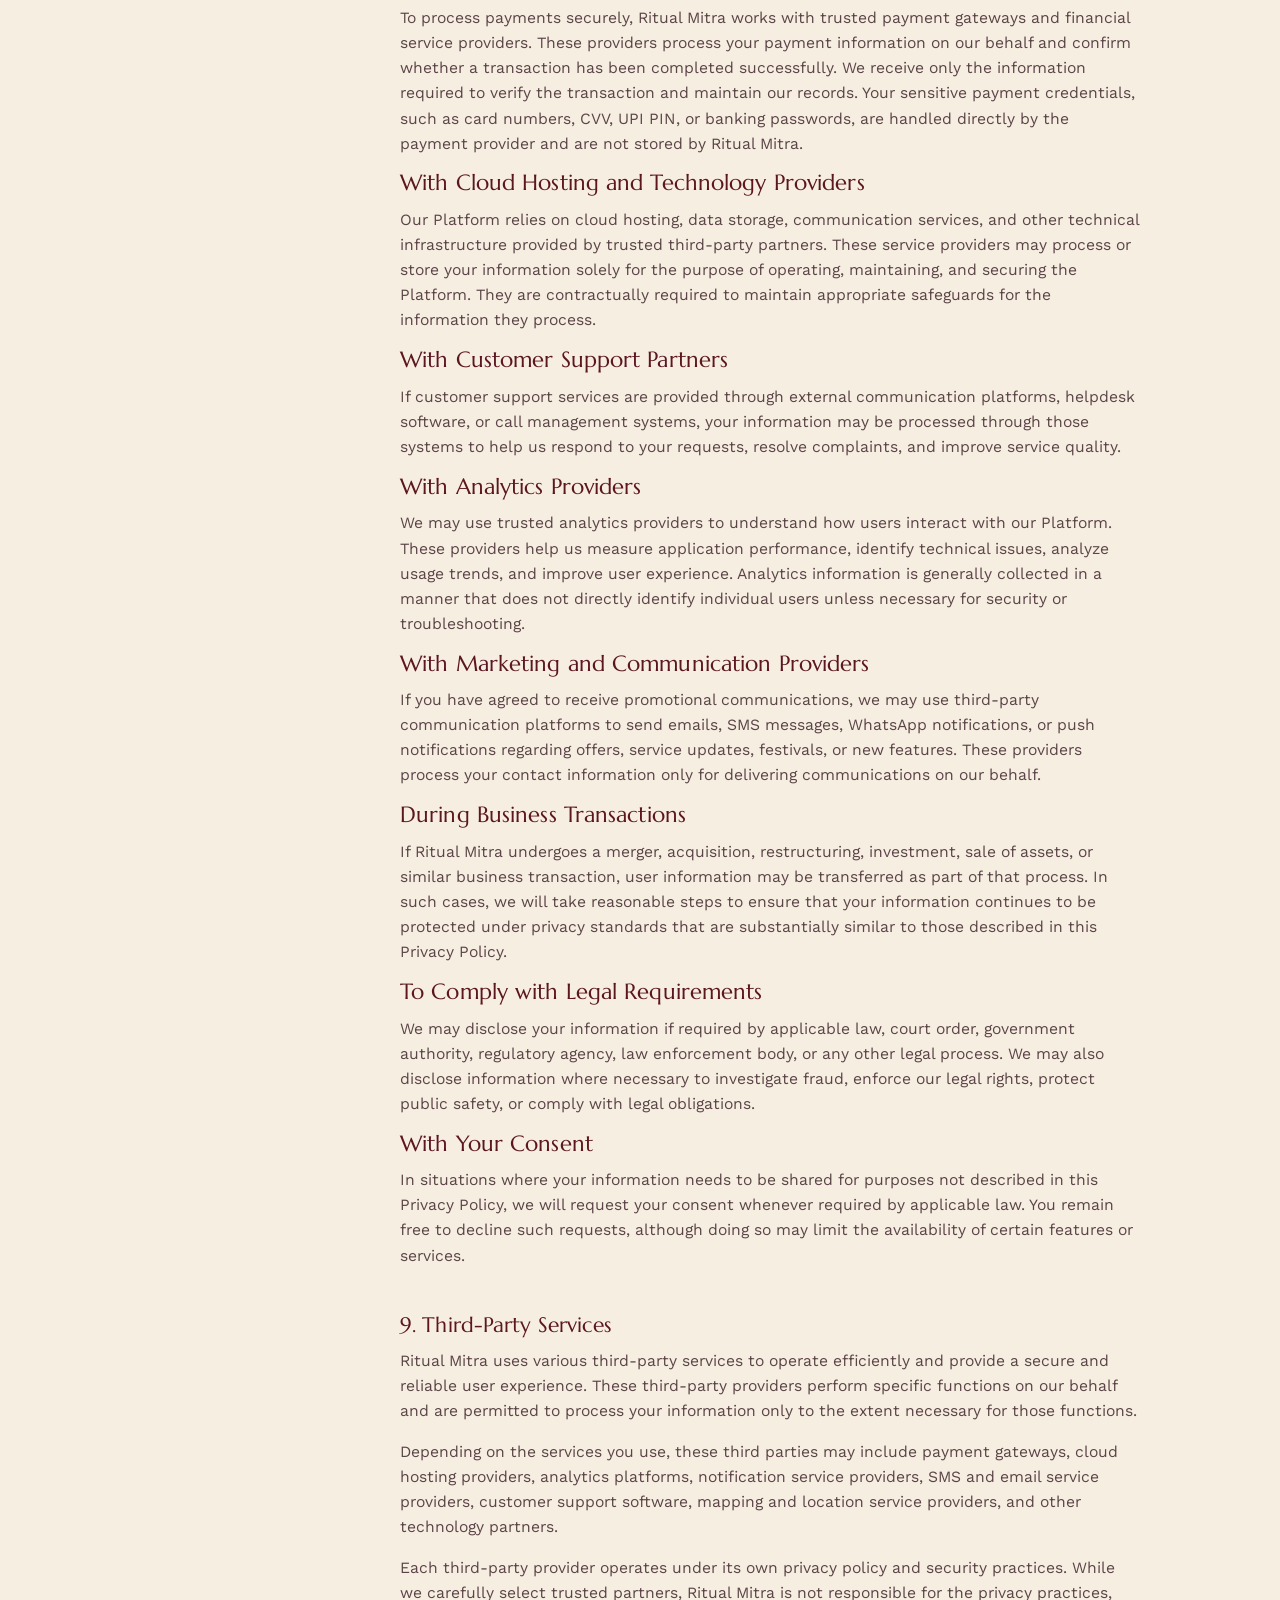
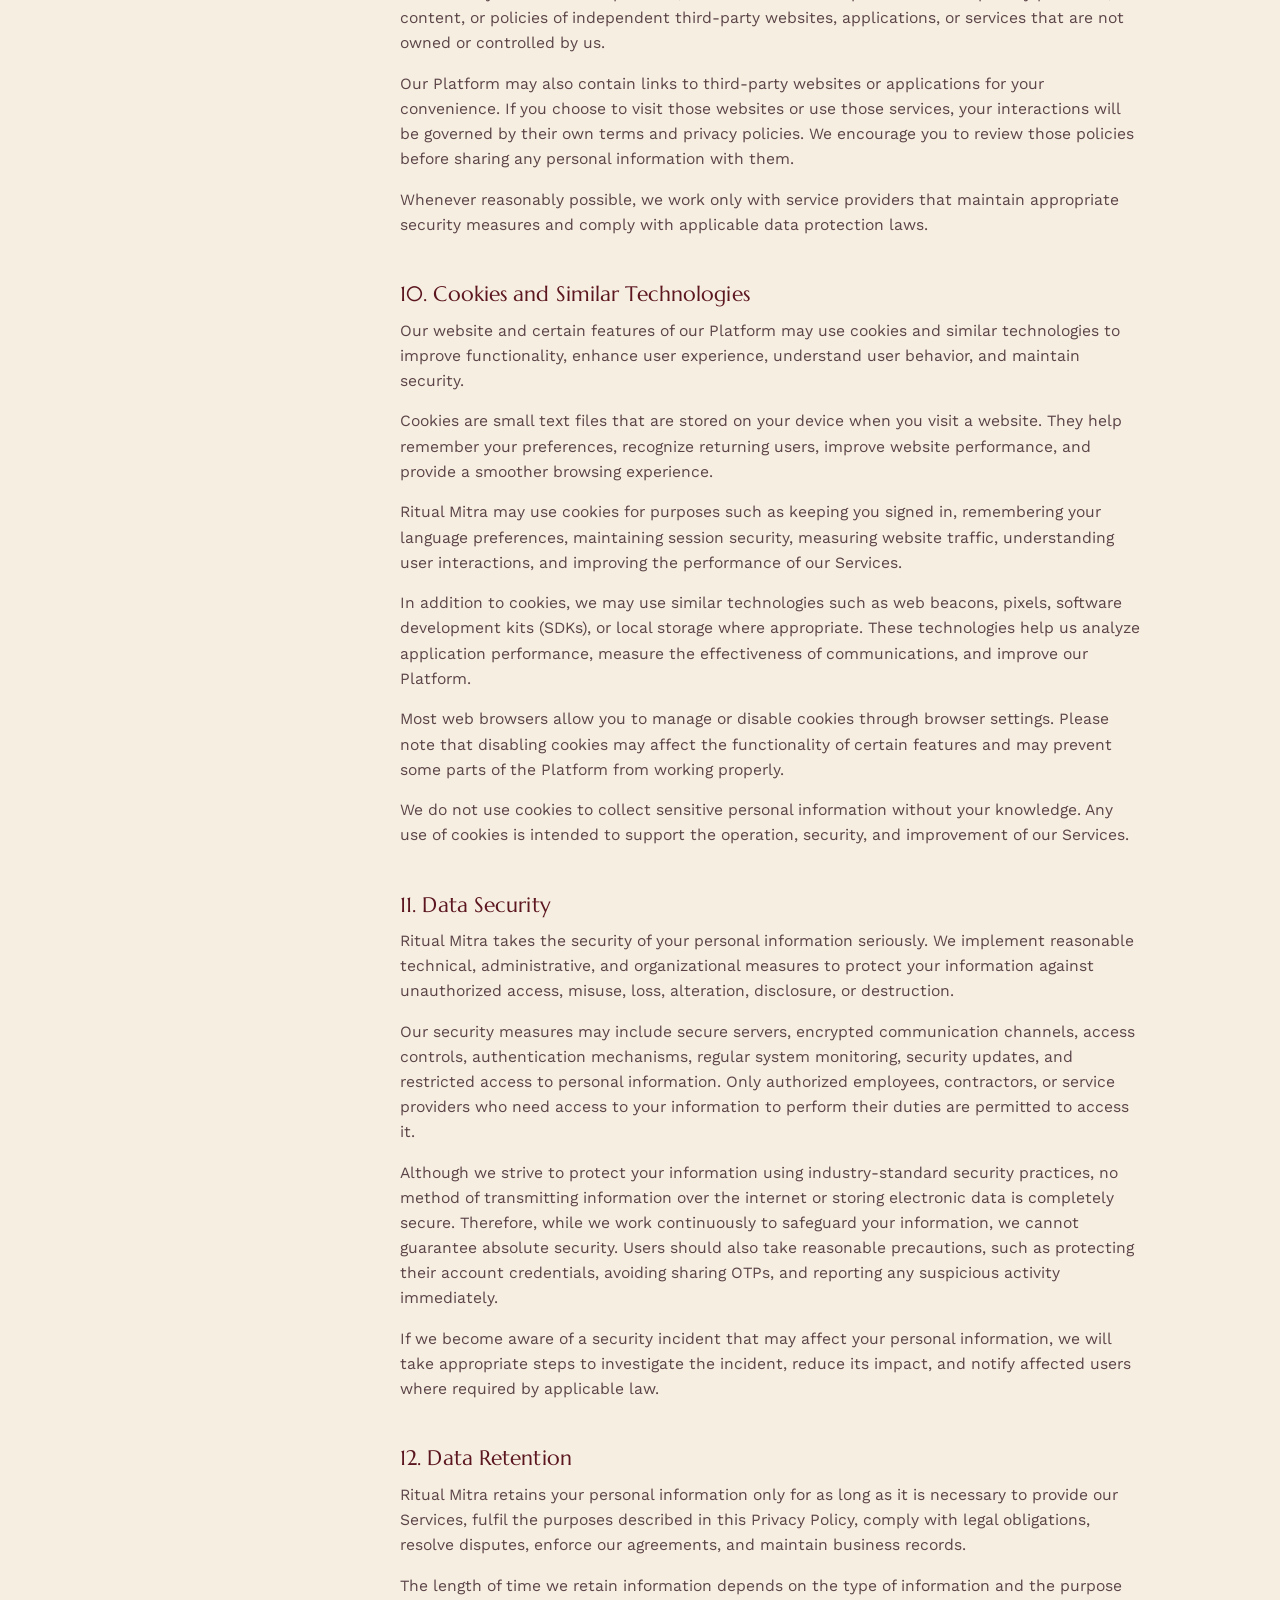
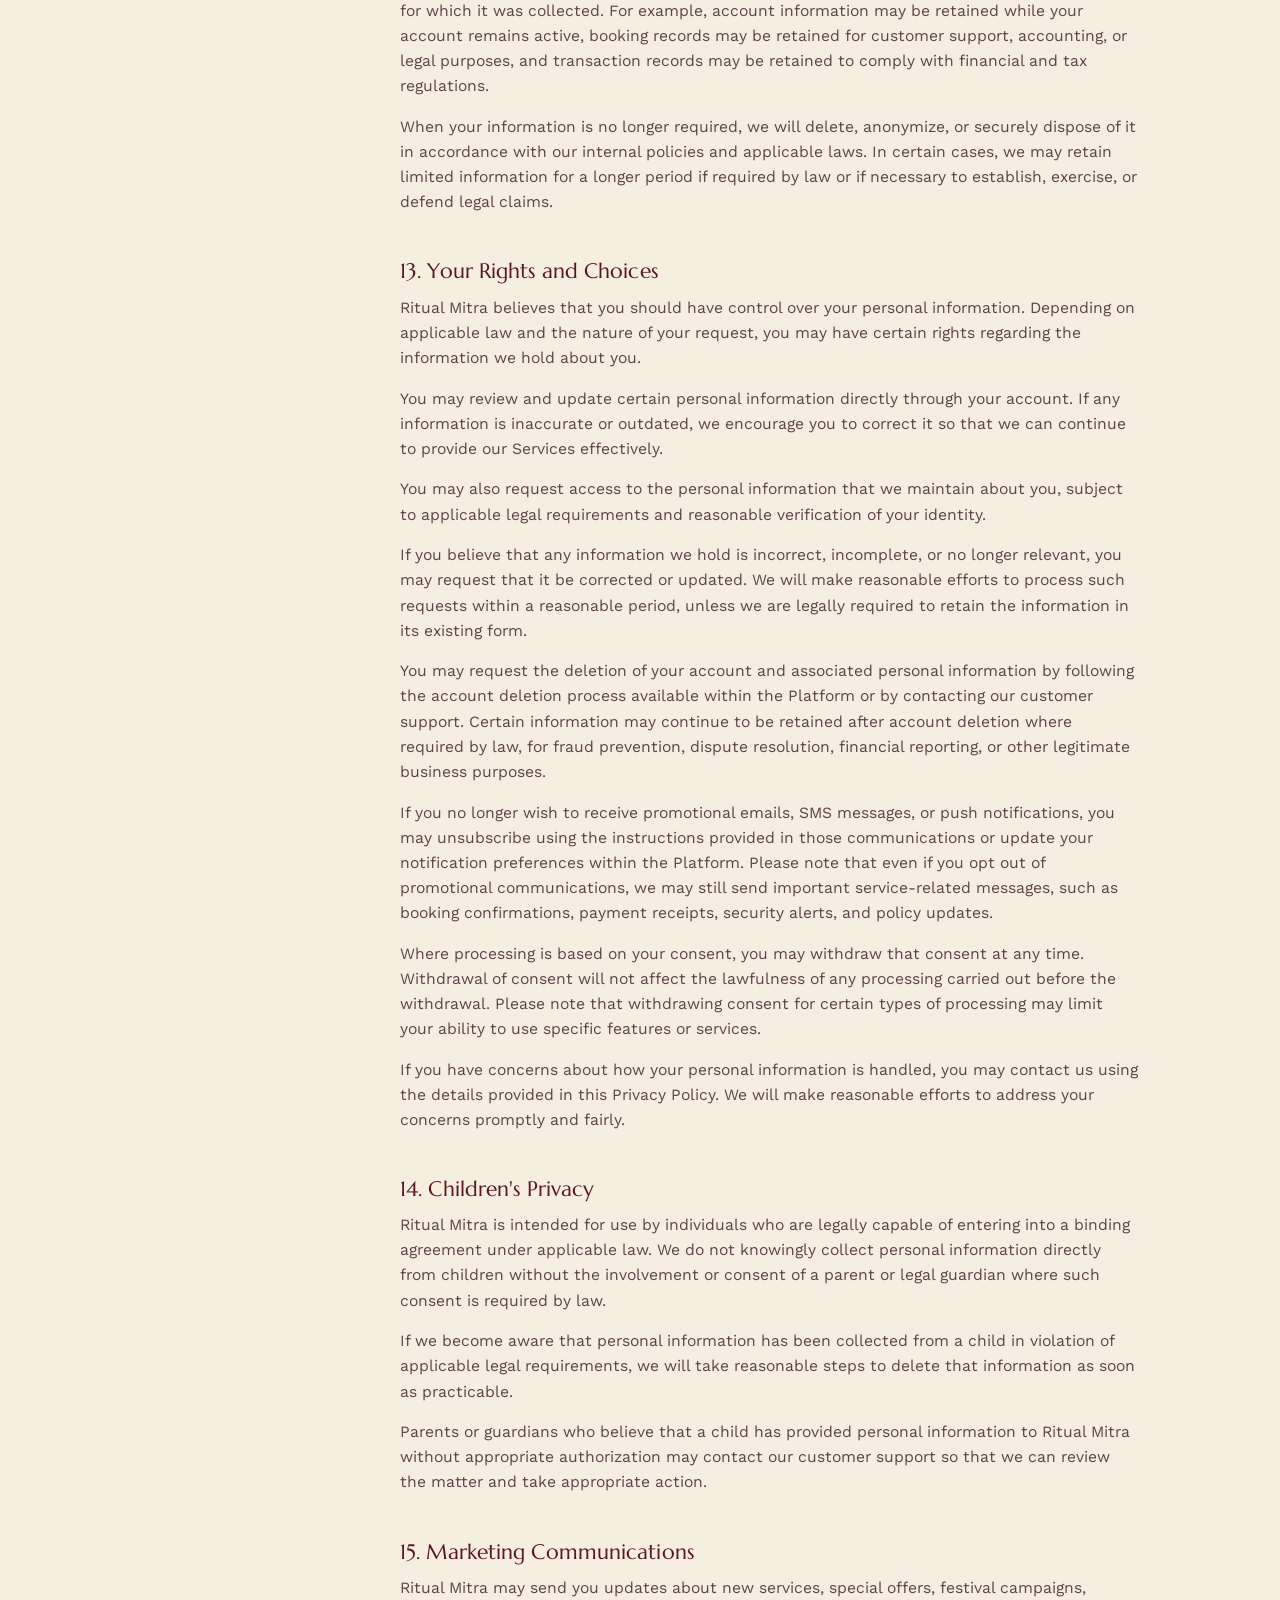
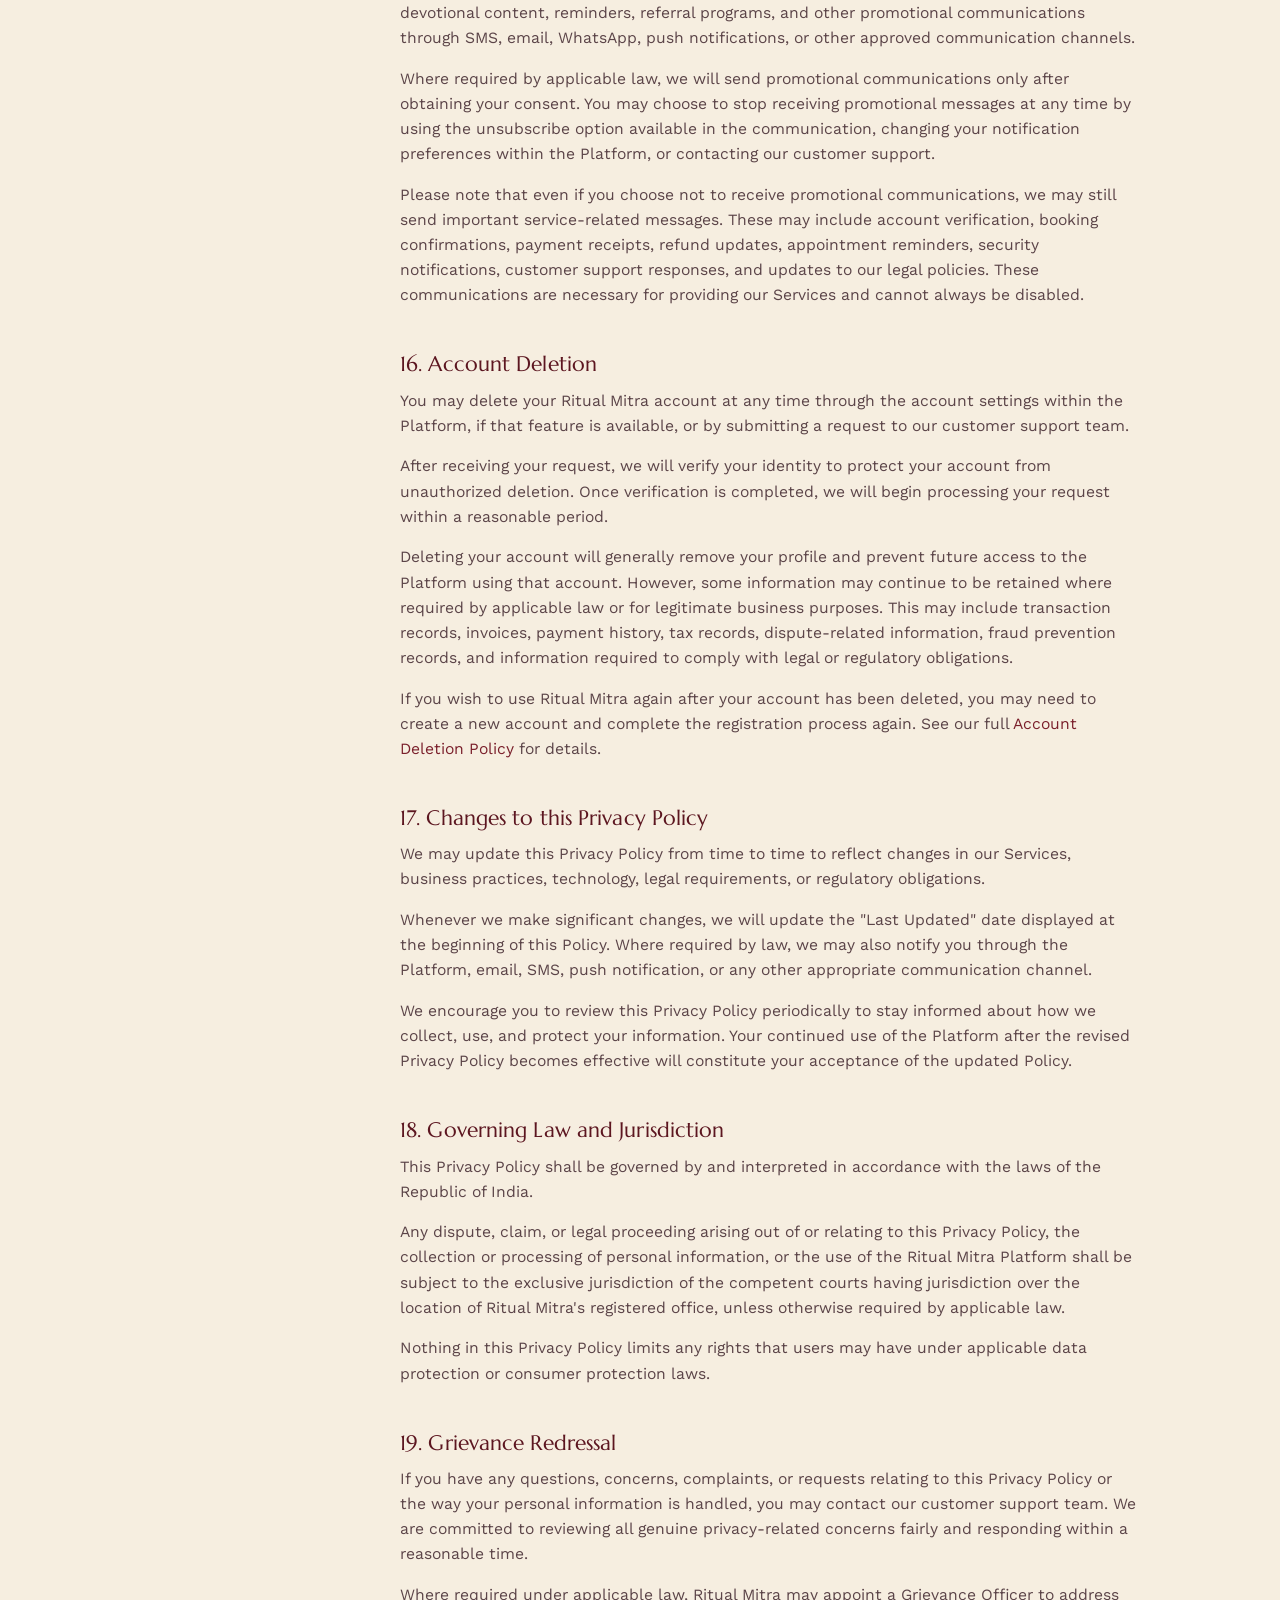
<file: privacy-policy.html>
<!doctype html>
<html lang="en">
<head>
<meta charset="UTF-8">
<meta name="viewport" content="width=device-width, initial-scale=1.0">
<title>Privacy Policy — Ritual Mitra</title>
<meta name="description" content="Ritual Mitra Privacy Policy — how we collect, use, store, share and protect your information.">
<link rel="preconnect" href="https://fonts.googleapis.com">
<link rel="preconnect" href="https://fonts.gstatic.com" crossorigin>
<link href="https://fonts.googleapis.com/css2?family=Marcellus&family=Work+Sans:wght@400;500;600;700&display=swap" rel="stylesheet">
<link rel="stylesheet" href="style.css">
<link rel="icon" type="image/png" href="images/ritualmitra-icon.png">
</head>
<body>
<a class="skip-link" href="#main">Skip to content</a>

<header class="site-header">
  <nav class="nav">
    <a href="index.html" class="brand">
      <img src="images/ritualmitra-icon.png" alt="Ritual Mitra logo">
      Ritual Mitra
    </a>
    <button class="nav-toggle" aria-label="Toggle navigation" aria-expanded="false"><span></span></button>
    <ul class="nav-links">
      <li><a href="index.html">Home</a></li>
      <li><a href="about.html">About Us</a></li>
      <li><a href="services.html">Poojas</a></li>
      <li><a href="shop.html">Shop</a></li>
      <li><a href="how-it-works.html">How It Works</a></li>
      <li><a href="contact.html">Contact Us</a></li>
      <li><a href="download.html" class="nav-cta">Download App</a></li>
    </ul>
  </nav>
</header>

<main id="main">

  <section class="legal-header">
    <div class="container">
      <div class="kicker">Legal</div>
      <h1>Privacy Policy</h1>
      <p class="dates">Effective Date: 17 July 2026 &nbsp;·&nbsp; Last Updated: 17 July 2026</p>
    </div>
  </section>

  <section class="legal-body">
    <div class="container legal-layout">

      <nav class="legal-toc" aria-label="Privacy Policy sections">
        <h4>ON THIS PAGE</h4>
        <ol>
          <li><a href="#s1">1. Introduction</a></li>
          <li><a href="#s2">2. Definitions</a></li>
          <li><a href="#s3">3. Scope of this Privacy Policy</a></li>
          <li><a href="#s4">4. Our Commitment to Your Privacy</a></li>
          <li><a href="#s5">5. Information We Collect</a></li>
          <li><a href="#s6">6. How We Collect Your Information</a></li>
          <li><a href="#s7">7. How We Use Your Information</a></li>
          <li><a href="#s8">8. How We Share Your Information</a></li>
          <li><a href="#s9">9. Third-Party Services</a></li>
          <li><a href="#s10">10. Cookies and Similar Technologies</a></li>
          <li><a href="#s11">11. Data Security</a></li>
          <li><a href="#s12">12. Data Retention</a></li>
          <li><a href="#s13">13. Your Rights and Choices</a></li>
          <li><a href="#s14">14. Children's Privacy</a></li>
          <li><a href="#s15">15. Marketing Communications</a></li>
          <li><a href="#s16">16. Account Deletion</a></li>
          <li><a href="#s17">17. Changes to this Privacy Policy</a></li>
          <li><a href="#s18">18. Governing Law and Jurisdiction</a></li>
          <li><a href="#s19">19. Grievance Redressal</a></li>
          <li><a href="#s20">20. Contact Us</a></li>
          <li><a href="#s21">21. Final Statement</a></li>
        </ol>
      </nav>

      <div class="legal-content">

        <h2 id="s1">1. Introduction</h2>
        <p>Welcome to Ritual Mitra. At Ritual Mitra, we value your privacy and are committed to protecting your personal information. This Privacy Policy explains how we collect, use, store, share, and protect your information when you use our mobile application, website, or any services provided through our platform. We believe that you should always know what information we collect, why we collect it, and how it is used.</p>
        <p>By creating an account, accessing our platform, booking a religious service, making a payment, or using any feature of Ritual Mitra, you agree to the collection and use of your information as described in this Privacy Policy. If you do not agree with this Policy, you should stop using our Services.</p>
        <p>Ritual Mitra is a digital platform that connects users with verified pandits and religious service providers for pujas, rituals, temple services, spiritual consultations, and other devotional services. To provide these services efficiently and securely, we need to collect certain information from our users. We collect only the information that is necessary to operate our platform, fulfil bookings, improve our services, comply with legal requirements, and provide customer support.</p>
        <p>Your trust is important to us. We do not sell your personal information to anyone. We collect information only for legitimate business purposes and take reasonable security measures to protect it from unauthorized access, misuse, alteration, or disclosure.</p>
        <p>This Privacy Policy applies to all users of Ritual Mitra, including visitors, registered users, customers, pandits, and anyone who interacts with our platform. It applies whether you use our Android application, iOS application, website, customer support channels, WhatsApp support, email, or any other official communication channel operated by Ritual Mitra.</p>
        <p>From time to time, we may update this Privacy Policy to reflect changes in our services, legal requirements, or technology. Whenever we make significant changes, we will update the "Last Updated" date shown at the beginning of this document. Continued use of the platform after such updates means you accept the revised Privacy Policy.</p>

        <h2 id="s2">2. Definitions</h2>
        <p>"Ritual Mitra," "Company," "we," "our," and "us" refer to the owner and operator of the Ritual Mitra platform and all related services.</p>
        <p>"User," "you," and "your" refer to any individual who visits, registers, accesses, or uses the Ritual Mitra platform or any of its services.</p>
        <p>"Platform" means the Ritual Mitra mobile application, website, customer support channels, and all digital services provided by the Company.</p>
        <p>"Personal Information" means any information that can identify you directly or indirectly. This may include your name, phone number, email address, address, booking information, payment details, device information, or any other information you provide while using our Services.</p>
        <p>"Services" means all products and services offered through the Ritual Mitra platform, including puja booking, pandit booking, temple services, online consultations, devotional content, donations (where available), customer support, and any future services introduced by the Company.</p>
        <p>"Processing" means any action performed on your Personal Information, such as collecting, storing, organizing, using, updating, sharing, or deleting it.</p>
        <p>"Third Party" means any individual or organization other than you or Ritual Mitra. This may include payment gateways, cloud hosting providers, analytics providers, logistics partners, and government authorities where required by law.</p>

        <h2 id="s3">3. Scope of this Privacy Policy</h2>
        <p>This Privacy Policy applies to all information collected by Ritual Mitra through its website, mobile applications, customer support channels, email communications, WhatsApp support, social media pages, and other official communication channels.</p>
        <p>It also applies when you:</p>
        <ul>
          <li>Create an account.</li>
          <li>Book a puja or religious service.</li>
          <li>Contact customer support.</li>
          <li>Make a payment.</li>
          <li>Participate in surveys or promotional campaigns.</li>
          <li>Browse our website or mobile application.</li>
          <li>Communicate with us through email, WhatsApp, or phone.</li>
          <li>Use any feature or service offered by Ritual Mitra.</li>
        </ul>
        <p>This Privacy Policy does not apply to websites, applications, or services operated by third parties, even if they are linked from our platform. We encourage you to review the privacy policies of those third parties before sharing your information with them.</p>

        <h2 id="s4">4. Our Commitment to Your Privacy</h2>
        <p>Protecting your personal information is one of our priorities. We are committed to collecting only the information that is necessary to provide our services, keeping that information secure, and using it responsibly.</p>
        <p>We do not collect unnecessary personal information, and we do not use your information for purposes unrelated to the services we provide unless you have given your consent or we are required to do so by law.</p>
        <p>Whenever possible, we use secure technologies and industry-standard practices to safeguard your information. While no online service can guarantee absolute security, we continuously work to improve our systems and processes to reduce risks and protect your data.</p>
        <p>We also encourage users to help protect their own information by keeping account credentials confidential, using strong passwords where applicable, and reporting any suspected unauthorized activity to our support team immediately.</p>

        <h2 id="s5">5. Information We Collect</h2>
        <p>To provide our Services efficiently and securely, Ritual Mitra collects certain information from users. The type of information we collect depends on how you use our Platform and the services you request. We collect only the information that is reasonably necessary to operate our business, process bookings, provide customer support, comply with legal obligations, and improve the overall user experience.</p>

        <h3>Personal Information</h3>
        <p>When you register an account or use our Services, we may collect personal information such as your full name, mobile number, email address, profile photograph (if you choose to upload one), date of birth (where voluntarily provided), gender (optional), preferred language, and other profile details that you choose to share with us. Some information is required to create and manage your account, while other information is optional and is collected only if you decide to provide it.</p>

        <h3>Contact Information</h3>
        <p>To communicate with you regarding your bookings, payments, account activity, and customer support requests, we may collect your mobile number and email address. We may use these details to send one-time passwords (OTPs), booking confirmations, reminders, invoices, service updates, security notifications, and responses to your support requests.</p>

        <h3>Address Information</h3>
        <p>If you book a home puja, request delivery of prasad or religious items, or use any service that requires a physical location, we may collect your residential or delivery address. This may include your house or apartment number, street name, landmark, city, district, state, postal code, and country. This information is used only to provide the requested service and maintain accurate transaction records.</p>

        <h3>Religious Information</h3>
        <p>Certain services available on Ritual Mitra may require information that is traditionally used in Hindu religious practices. Depending on the service you choose, you may voluntarily provide details such as your gotra, rashi, nakshatra, date of birth, time of birth, place of birth, preferred deity, names of family members participating in a ceremony, or other relevant information. This information is requested only when it is necessary to perform the religious service you have selected. You are not required to provide such information unless it is relevant to your booking.</p>

        <h3>Booking Information</h3>
        <p>Whenever you book a puja, pandit, temple service, consultation, or any other service through our Platform, we collect information related to that booking. This may include the type of service requested, preferred date and time, venue, special instructions, number of participants, booking status, booking history, and communication records associated with that booking. We use this information to coordinate with service providers, manage your booking, send updates, and provide customer support.</p>

        <h3>Payment Information</h3>
        <p>When you make a payment through Ritual Mitra, your transaction is processed securely through authorized payment gateways. We may receive information such as transaction ID, payment status, payment method, invoice details, refund status, booking amount, taxes, and payment timestamps. We do not store your complete debit card number, credit card number, CVV, UPI PIN, internet banking password, or any other sensitive payment authentication credentials. These details are handled directly by the payment service provider in accordance with its own security standards and privacy practices.</p>

        <h3>Customer Support Information</h3>
        <p>If you contact our customer support team by phone, email, WhatsApp, live chat, or any other communication channel, we may collect the information you choose to share with us. This may include your queries, complaints, feedback, suggestions, documents, images, or other materials required to resolve your request. We may also maintain records of our communications with you to improve service quality, resolve disputes, and comply with legal obligations.</p>

        <h3>Device Information</h3>
        <p>When you use the Platform, certain technical information is collected automatically from your device. This may include your device model, operating system, browser type, application version, device identifiers, IP address, language settings, time zone, network information, crash reports, and other technical information required to ensure the proper functioning and security of our Platform.</p>

        <h3>Usage Information</h3>
        <p>We may collect information about how you interact with the Platform. This includes pages viewed, features used, searches performed, booking history, time spent on different sections of the application, click patterns, navigation behavior, and general usage statistics. This information helps us understand how users interact with our Services so that we can improve performance, introduce new features, and provide a better user experience.</p>

        <h3>Location Information</h3>
        <p>If you allow location access on your device, Ritual Mitra may collect your approximate or precise location. This information helps us identify nearby temples or verified pandits, determine service availability, provide home services, improve search results, and offer location-based features. You can disable location access at any time through your device settings, although doing so may affect certain features of the Platform.</p>

        <h3>Camera, Microphone, and Photo Gallery</h3>
        <p>Some features of the Platform may request permission to access your device's camera, microphone, or photo gallery. These permissions are requested only when necessary for a specific feature, such as uploading a profile picture, sharing documents with customer support, or submitting images related to a booking or complaint. We access these features only after obtaining your permission, and you may withdraw such permissions at any time through your device settings.</p>

        <h3>Information from Third Parties</h3>
        <p>In certain situations, we may receive information about you from trusted third parties. This may include payment confirmation from payment gateways, delivery updates from logistics partners, verification information from service providers, or technical reports from analytics providers. We process such information only for lawful purposes related to the Services offered by Ritual Mitra and in accordance with this Privacy Policy.</p>

        <h3>Information You Choose Not to Provide</h3>
        <p>Providing certain information is optional. However, if you choose not to provide information that is necessary for a particular service, we may be unable to create your account, process your booking, complete your transaction, verify your identity where required, or provide the requested service. We will always try to inform you when specific information is necessary and explain why it is required.</p>

        <h3>Accuracy of Information</h3>
        <p>You are responsible for ensuring that the information you provide to Ritual Mitra is accurate, complete, and up to date. If your contact details or other important information changes, you should update your account or notify us so that we can continue to provide our Services effectively. Ritual Mitra is not responsible for any issues, delays, or losses resulting from incorrect or outdated information provided by you.</p>

        <h2 id="s6">6. How We Collect Your Information</h2>
        <p>Ritual Mitra collects information in different ways depending on how you interact with our Platform. Some information is provided directly by you, while other information is collected automatically through your device or generated during your use of our Services. We collect information only for legitimate business purposes and only to the extent necessary to provide, improve, and secure our Services.</p>

        <h3>Information You Provide Directly</h3>
        <p>Most of the information we collect comes directly from you. When you create an account, book a puja, contact customer support, submit feedback, participate in promotions, upload documents or images, or communicate with us through our official channels, you voluntarily provide certain information. We use this information only for the purpose for which it was collected unless otherwise permitted by law or described in this Privacy Policy.</p>

        <h3>Information Collected Automatically</h3>
        <p>When you use our mobile application or website, certain technical information is collected automatically. This may include your IP address, device type, operating system, browser details, app version, language preference, pages visited, session duration, click patterns, and error reports. This information helps us understand how users interact with the Platform, identify technical issues, improve performance, and enhance security.</p>

        <h3>Information Generated During Bookings</h3>
        <p>Every time you book a service through Ritual Mitra, additional information is generated as part of that transaction. This may include booking details, payment status, communication with the assigned pandit or customer support, service completion status, cancellation details, refund requests, and feedback submitted after the service. This information helps us manage bookings, resolve disputes, maintain service quality, and improve future user experiences.</p>

        <h3>Information Through Device Permissions</h3>
        <p>Some features of the Platform require access to specific device permissions. For example, if you upload a profile picture or share an image with customer support, the application may request access to your camera or photo gallery. If you choose to use location-based features, we may request access to your device's location. These permissions are always requested through your device, and you remain in control of granting or withdrawing them at any time through your device settings.</p>

        <h3>Information from Cookies and Similar Technologies</h3>
        <p>When you visit our website or use certain features of our Platform, we may use cookies and similar technologies to recognize your device, remember your preferences, improve website performance, understand user behavior, and provide a better browsing experience. Additional information about our use of cookies is provided later in this Privacy Policy.</p>

        <h3>Information from Third-Party Service Providers</h3>
        <p>We may receive information from trusted service providers that help us operate our Platform. For example, payment gateways may notify us whether a payment has been completed successfully, analytics providers may provide reports about application performance, and cloud hosting providers may process technical logs required to maintain our systems. We use this information only to support the Services offered through Ritual Mitra.</p>

        <h3>Information Through Customer Support</h3>
        <p>If you contact our support team through phone calls, WhatsApp, email, live chat, or other official communication channels, we may collect information related to your request. This may include your messages, attachments, screenshots, call records where legally permitted, and other information necessary to resolve your issue efficiently. These records also help us improve the quality of our customer support.</p>

        <h2 id="s7">7. How We Use Your Information</h2>
        <p>The information collected by Ritual Mitra is used to provide reliable, secure, and efficient Services. We use your information only for lawful business purposes and only where necessary to fulfil our responsibilities to you or comply with applicable laws.</p>

        <h3>To Create and Manage Your Account</h3>
        <p>We use your information to register your account, verify your identity where necessary, maintain your profile, manage your preferences, and provide access to the features available on the Platform.</p>

        <h3>To Process Bookings</h3>
        <p>Your information is used to confirm bookings, assign verified pandits or service providers, coordinate appointments, communicate booking updates, and ensure that the requested religious services are delivered successfully.</p>

        <h3>To Process Payments and Refunds</h3>
        <p>Payment-related information is used to process transactions, generate invoices, maintain financial records, verify successful payments, and process eligible refunds. Sensitive payment credentials are handled securely by authorized payment partners and are not stored by Ritual Mitra.</p>

        <h3>To Provide Customer Support</h3>
        <p>We use your information to respond to questions, resolve complaints, investigate technical issues, process service requests, and improve the quality of customer support. Maintaining communication records also helps us resolve future disputes more effectively.</p>

        <h3>To Improve Our Services</h3>
        <p>Understanding how users interact with our Platform helps us improve existing features, develop new services, enhance application performance, fix technical issues, and provide a smoother overall user experience.</p>

        <h3>To Personalize Your Experience</h3>
        <p>Where appropriate, we may use your information to recommend relevant services, remember your preferences, display recently viewed bookings, suggest nearby temples or available pandits, and customize certain features based on your previous interactions with the Platform.</p>

        <h3>To Send Important Communications</h3>
        <p>We may contact you regarding booking confirmations, payment receipts, reminders, security alerts, account verification, updates to our policies, maintenance notices, customer support responses, and other information that is necessary for your use of the Platform.</p>

        <h3>Promotional Communications</h3>
        <p>With your consent or where permitted by applicable law, we may send information about new services, special offers, discounts, festive campaigns, devotional content, referral programs, or promotional events. You may unsubscribe from promotional communications at any time by following the instructions included in the message or by contacting our customer support.</p>

        <h3>To Prevent Fraud and Protect the Platform</h3>
        <p>Your information may be used to detect suspicious activities, prevent fraudulent transactions, investigate unauthorized access, enforce our Terms and Conditions, protect the rights of our users, and maintain the security and integrity of the Platform.</p>

        <h3>To Comply with Legal Obligations</h3>
        <p>In certain situations, we may process your information to comply with applicable laws, government regulations, court orders, law enforcement requests, tax requirements, accounting obligations, or other legal responsibilities imposed on Ritual Mitra.</p>

        <h3>To Resolve Disputes</h3>
        <p>If a dispute arises regarding a booking, payment, refund, or any other service, we may use relevant information to investigate the matter, communicate with the parties involved, and reach a fair resolution.</p>

        <h3>Business Operations</h3>
        <p>Your information may also be used for internal business purposes such as auditing, financial reporting, quality assurance, employee training, risk management, analytics, business planning, and maintaining the overall efficiency of our operations.</p>

        <h3>Research and Service Improvement</h3>
        <p>We may analyze aggregated or anonymized information to understand user trends, improve service quality, evaluate new features, and make informed business decisions. Such information does not identify individual users.</p>

        <h3>Legal Protection</h3>
        <p>We may use your information where necessary to establish, exercise, or defend legal claims, protect the rights and property of Ritual Mitra, ensure the safety of our users, or prevent misuse of the Platform.</p>

        <p>Ritual Mitra will use your personal information only for the purposes described in this Privacy Policy or for other compatible purposes permitted by applicable law. We will not use your personal information for unrelated purposes without informing you or obtaining your consent where required.</p>

        <h2 id="s8">8. How We Share Your Information</h2>
        <p>Ritual Mitra respects your privacy and does not sell, rent, or trade your personal information to third parties for their independent marketing purposes. However, to provide our Services efficiently, we may share certain information with trusted partners and service providers only when it is necessary to operate the Platform, complete your booking, comply with legal obligations, or protect the rights and safety of our users.</p>
        <p>We ensure that any third party receiving your information is expected to protect it appropriately and use it only for the purpose for which it was shared.</p>

        <h3>With Verified Pandits and Service Providers</h3>
        <p>When you book a puja, consultation, or any other religious service, we may share the information necessary to complete your booking with the assigned pandit or service provider. This may include your name, contact number, booking details, service location, preferred date and time, and any special instructions you have provided. Only the information required to deliver the requested service is shared.</p>

        <h3>With Payment Service Providers</h3>
        <p>To process payments securely, Ritual Mitra works with trusted payment gateways and financial service providers. These providers process your payment information on our behalf and confirm whether a transaction has been completed successfully. We receive only the information required to verify the transaction and maintain our records. Your sensitive payment credentials, such as card numbers, CVV, UPI PIN, or banking passwords, are handled directly by the payment provider and are not stored by Ritual Mitra.</p>

        <h3>With Cloud Hosting and Technology Providers</h3>
        <p>Our Platform relies on cloud hosting, data storage, communication services, and other technical infrastructure provided by trusted third-party partners. These service providers may process or store your information solely for the purpose of operating, maintaining, and securing the Platform. They are contractually required to maintain appropriate safeguards for the information they process.</p>

        <h3>With Customer Support Partners</h3>
        <p>If customer support services are provided through external communication platforms, helpdesk software, or call management systems, your information may be processed through those systems to help us respond to your requests, resolve complaints, and improve service quality.</p>

        <h3>With Analytics Providers</h3>
        <p>We may use trusted analytics providers to understand how users interact with our Platform. These providers help us measure application performance, identify technical issues, analyze usage trends, and improve user experience. Analytics information is generally collected in a manner that does not directly identify individual users unless necessary for security or troubleshooting.</p>

        <h3>With Marketing and Communication Providers</h3>
        <p>If you have agreed to receive promotional communications, we may use third-party communication platforms to send emails, SMS messages, WhatsApp notifications, or push notifications regarding offers, service updates, festivals, or new features. These providers process your contact information only for delivering communications on our behalf.</p>

        <h3>During Business Transactions</h3>
        <p>If Ritual Mitra undergoes a merger, acquisition, restructuring, investment, sale of assets, or similar business transaction, user information may be transferred as part of that process. In such cases, we will take reasonable steps to ensure that your information continues to be protected under privacy standards that are substantially similar to those described in this Privacy Policy.</p>

        <h3>To Comply with Legal Requirements</h3>
        <p>We may disclose your information if required by applicable law, court order, government authority, regulatory agency, law enforcement body, or any other legal process. We may also disclose information where necessary to investigate fraud, enforce our legal rights, protect public safety, or comply with legal obligations.</p>

        <h3>With Your Consent</h3>
        <p>In situations where your information needs to be shared for purposes not described in this Privacy Policy, we will request your consent whenever required by applicable law. You remain free to decline such requests, although doing so may limit the availability of certain features or services.</p>

        <h2 id="s9">9. Third-Party Services</h2>
        <p>Ritual Mitra uses various third-party services to operate efficiently and provide a secure and reliable user experience. These third-party providers perform specific functions on our behalf and are permitted to process your information only to the extent necessary for those functions.</p>
        <p>Depending on the services you use, these third parties may include payment gateways, cloud hosting providers, analytics platforms, notification service providers, SMS and email service providers, customer support software, mapping and location service providers, and other technology partners.</p>
        <p>Each third-party provider operates under its own privacy policy and security practices. While we carefully select trusted partners, Ritual Mitra is not responsible for the privacy practices, content, or policies of independent third-party websites, applications, or services that are not owned or controlled by us.</p>
        <p>Our Platform may also contain links to third-party websites or applications for your convenience. If you choose to visit those websites or use those services, your interactions will be governed by their own terms and privacy policies. We encourage you to review those policies before sharing any personal information with them.</p>
        <p>Whenever reasonably possible, we work only with service providers that maintain appropriate security measures and comply with applicable data protection laws.</p>

        <h2 id="s10">10. Cookies and Similar Technologies</h2>
        <p>Our website and certain features of our Platform may use cookies and similar technologies to improve functionality, enhance user experience, understand user behavior, and maintain security.</p>
        <p>Cookies are small text files that are stored on your device when you visit a website. They help remember your preferences, recognize returning users, improve website performance, and provide a smoother browsing experience.</p>
        <p>Ritual Mitra may use cookies for purposes such as keeping you signed in, remembering your language preferences, maintaining session security, measuring website traffic, understanding user interactions, and improving the performance of our Services.</p>
        <p>In addition to cookies, we may use similar technologies such as web beacons, pixels, software development kits (SDKs), or local storage where appropriate. These technologies help us analyze application performance, measure the effectiveness of communications, and improve our Platform.</p>
        <p>Most web browsers allow you to manage or disable cookies through browser settings. Please note that disabling cookies may affect the functionality of certain features and may prevent some parts of the Platform from working properly.</p>
        <p>We do not use cookies to collect sensitive personal information without your knowledge. Any use of cookies is intended to support the operation, security, and improvement of our Services.</p>

        <h2 id="s11">11. Data Security</h2>
        <p>Ritual Mitra takes the security of your personal information seriously. We implement reasonable technical, administrative, and organizational measures to protect your information against unauthorized access, misuse, loss, alteration, disclosure, or destruction.</p>
        <p>Our security measures may include secure servers, encrypted communication channels, access controls, authentication mechanisms, regular system monitoring, security updates, and restricted access to personal information. Only authorized employees, contractors, or service providers who need access to your information to perform their duties are permitted to access it.</p>
        <p>Although we strive to protect your information using industry-standard security practices, no method of transmitting information over the internet or storing electronic data is completely secure. Therefore, while we work continuously to safeguard your information, we cannot guarantee absolute security. Users should also take reasonable precautions, such as protecting their account credentials, avoiding sharing OTPs, and reporting any suspicious activity immediately.</p>
        <p>If we become aware of a security incident that may affect your personal information, we will take appropriate steps to investigate the incident, reduce its impact, and notify affected users where required by applicable law.</p>

        <h2 id="s12">12. Data Retention</h2>
        <p>Ritual Mitra retains your personal information only for as long as it is necessary to provide our Services, fulfil the purposes described in this Privacy Policy, comply with legal obligations, resolve disputes, enforce our agreements, and maintain business records.</p>
        <p>The length of time we retain information depends on the type of information and the purpose for which it was collected. For example, account information may be retained while your account remains active, booking records may be retained for customer support, accounting, or legal purposes, and transaction records may be retained to comply with financial and tax regulations.</p>
        <p>When your information is no longer required, we will delete, anonymize, or securely dispose of it in accordance with our internal policies and applicable laws. In certain cases, we may retain limited information for a longer period if required by law or if necessary to establish, exercise, or defend legal claims.</p>

        <h2 id="s13">13. Your Rights and Choices</h2>
        <p>Ritual Mitra believes that you should have control over your personal information. Depending on applicable law and the nature of your request, you may have certain rights regarding the information we hold about you.</p>
        <p>You may review and update certain personal information directly through your account. If any information is inaccurate or outdated, we encourage you to correct it so that we can continue to provide our Services effectively.</p>
        <p>You may also request access to the personal information that we maintain about you, subject to applicable legal requirements and reasonable verification of your identity.</p>
        <p>If you believe that any information we hold is incorrect, incomplete, or no longer relevant, you may request that it be corrected or updated. We will make reasonable efforts to process such requests within a reasonable period, unless we are legally required to retain the information in its existing form.</p>
        <p>You may request the deletion of your account and associated personal information by following the account deletion process available within the Platform or by contacting our customer support. Certain information may continue to be retained after account deletion where required by law, for fraud prevention, dispute resolution, financial reporting, or other legitimate business purposes.</p>
        <p>If you no longer wish to receive promotional emails, SMS messages, or push notifications, you may unsubscribe using the instructions provided in those communications or update your notification preferences within the Platform. Please note that even if you opt out of promotional communications, we may still send important service-related messages, such as booking confirmations, payment receipts, security alerts, and policy updates.</p>
        <p>Where processing is based on your consent, you may withdraw that consent at any time. Withdrawal of consent will not affect the lawfulness of any processing carried out before the withdrawal. Please note that withdrawing consent for certain types of processing may limit your ability to use specific features or services.</p>
        <p>If you have concerns about how your personal information is handled, you may contact us using the details provided in this Privacy Policy. We will make reasonable efforts to address your concerns promptly and fairly.</p>

        <h2 id="s14">14. Children's Privacy</h2>
        <p>Ritual Mitra is intended for use by individuals who are legally capable of entering into a binding agreement under applicable law. We do not knowingly collect personal information directly from children without the involvement or consent of a parent or legal guardian where such consent is required by law.</p>
        <p>If we become aware that personal information has been collected from a child in violation of applicable legal requirements, we will take reasonable steps to delete that information as soon as practicable.</p>
        <p>Parents or guardians who believe that a child has provided personal information to Ritual Mitra without appropriate authorization may contact our customer support so that we can review the matter and take appropriate action.</p>

        <h2 id="s15">15. Marketing Communications</h2>
        <p>Ritual Mitra may send you updates about new services, special offers, festival campaigns, devotional content, reminders, referral programs, and other promotional communications through SMS, email, WhatsApp, push notifications, or other approved communication channels.</p>
        <p>Where required by applicable law, we will send promotional communications only after obtaining your consent. You may choose to stop receiving promotional messages at any time by using the unsubscribe option available in the communication, changing your notification preferences within the Platform, or contacting our customer support.</p>
        <p>Please note that even if you choose not to receive promotional communications, we may still send important service-related messages. These may include account verification, booking confirmations, payment receipts, refund updates, appointment reminders, security notifications, customer support responses, and updates to our legal policies. These communications are necessary for providing our Services and cannot always be disabled.</p>

        <h2 id="s16">16. Account Deletion</h2>
        <p>You may delete your Ritual Mitra account at any time through the account settings within the Platform, if that feature is available, or by submitting a request to our customer support team.</p>
        <p>After receiving your request, we will verify your identity to protect your account from unauthorized deletion. Once verification is completed, we will begin processing your request within a reasonable period.</p>
        <p>Deleting your account will generally remove your profile and prevent future access to the Platform using that account. However, some information may continue to be retained where required by applicable law or for legitimate business purposes. This may include transaction records, invoices, payment history, tax records, dispute-related information, fraud prevention records, and information required to comply with legal or regulatory obligations.</p>
        <p>If you wish to use Ritual Mitra again after your account has been deleted, you may need to create a new account and complete the registration process again. See our full <a href="account-deletion.html" style="color:var(--maroon);">Account Deletion Policy</a> for details.</p>

        <h2 id="s17">17. Changes to this Privacy Policy</h2>
        <p>We may update this Privacy Policy from time to time to reflect changes in our Services, business practices, technology, legal requirements, or regulatory obligations.</p>
        <p>Whenever we make significant changes, we will update the "Last Updated" date displayed at the beginning of this Policy. Where required by law, we may also notify you through the Platform, email, SMS, push notification, or any other appropriate communication channel.</p>
        <p>We encourage you to review this Privacy Policy periodically to stay informed about how we collect, use, and protect your information. Your continued use of the Platform after the revised Privacy Policy becomes effective will constitute your acceptance of the updated Policy.</p>

        <h2 id="s18">18. Governing Law and Jurisdiction</h2>
        <p>This Privacy Policy shall be governed by and interpreted in accordance with the laws of the Republic of India.</p>
        <p>Any dispute, claim, or legal proceeding arising out of or relating to this Privacy Policy, the collection or processing of personal information, or the use of the Ritual Mitra Platform shall be subject to the exclusive jurisdiction of the competent courts having jurisdiction over the location of Ritual Mitra's registered office, unless otherwise required by applicable law.</p>
        <p>Nothing in this Privacy Policy limits any rights that users may have under applicable data protection or consumer protection laws.</p>

        <h2 id="s19">19. Grievance Redressal</h2>
        <p>If you have any questions, concerns, complaints, or requests relating to this Privacy Policy or the way your personal information is handled, you may contact our customer support team. We are committed to reviewing all genuine privacy-related concerns fairly and responding within a reasonable time.</p>
        <p>Where required under applicable law, Ritual Mitra may appoint a Grievance Officer to address privacy-related matters. The details of the Grievance Officer will be published on the Platform once appointed or updated.</p>

        <h2 id="s20">20. Contact Us</h2>
        <p>If you have any questions about this Privacy Policy or wish to exercise your rights regarding your personal information, you may contact us using the details below:</p>
        <div class="addr">
          <strong>Ritual Mitra</strong><br>
          Customer Support: <a href="tel:+917042064094" style="color:var(--maroon);">+91 70420 64094</a><br>
          Email: <a href="mailto:saralpooja.info@gmail.com" style="color:var(--maroon);">saralpooja.info@gmail.com</a><br>
          Registered Office: Dabri, Dwarka, New Delhi – 110045, India
        </div>
        <p style="margin-top:16px;">We will make reasonable efforts to respond to your queries and requests as quickly as possible.</p>

        <h2 id="s21">21. Final Statement</h2>
        <p>Your trust is important to us, and we appreciate the opportunity to serve you through the Ritual Mitra Platform. We are committed to handling your personal information responsibly, transparently, and securely while continuously improving our Services.</p>
        <p>By accessing or using Ritual Mitra, you acknowledge that you have read and understood this Privacy Policy and agree to the collection, use, storage, and sharing of your information as described herein.</p>
        <p>Thank you for choosing Ritual Mitra.</p>

      </div>
    </div>
  </section>

</main>

<footer class="site-footer">
  <div class="container footer-grid">
    <div>
      <div class="footer-brand"><img src="images/ritualmitra-icon.png" alt="">Ritual Mitra</div>
      <p>Making religious and spiritual services more convenient and accessible through technology.</p>
    </div>
    <div>
      <h4>LINKS</h4>
      <ul>
        <li><a href="index.html">Home</a></li>
        <li><a href="about.html">About</a></li>
        <li><a href="services.html">Poojas</a></li>
        <li><a href="shop.html">Shop</a></li>
        <li><a href="how-it-works.html">How It Works</a></li>
        <li><a href="contact.html">Contact</a></li>
        <li><a href="download.html">Download App</a></li>
      </ul>
    </div>
    <div>
      <h4>LEGAL</h4>
      <ul>
        <li><a href="privacy-policy.html">Privacy Policy</a></li>
        <li><a href="terms.html">Terms &amp; Conditions</a></li>
        <li><a href="refund-policy.html">Refund Policy</a></li>
        <li><a href="account-deletion.html">Account Deletion Policy</a></li>
      </ul>
    </div>
    <div>
      <h4>CONTACT</h4>
      <ul>
        <li><a href="tel:+917042064094">+91 70420 64094</a></li>
        <li><a href="mailto:saralpooja.info@gmail.com">saralpooja.info@gmail.com</a></li>
        <li>Dabri, Dwarka,<br>New Delhi – 110045, India</li>
      </ul>
    </div>
  </div>
  <div class="footer-bottom">
    <span>© 2026 Ritual Mitra. All rights reserved.</span>
    <span>Registered Office: Dabri, Dwarka, New Delhi – 110045</span>
  </div>
</footer>
<script src="script.js"></script>
</body>
</html>
</file>
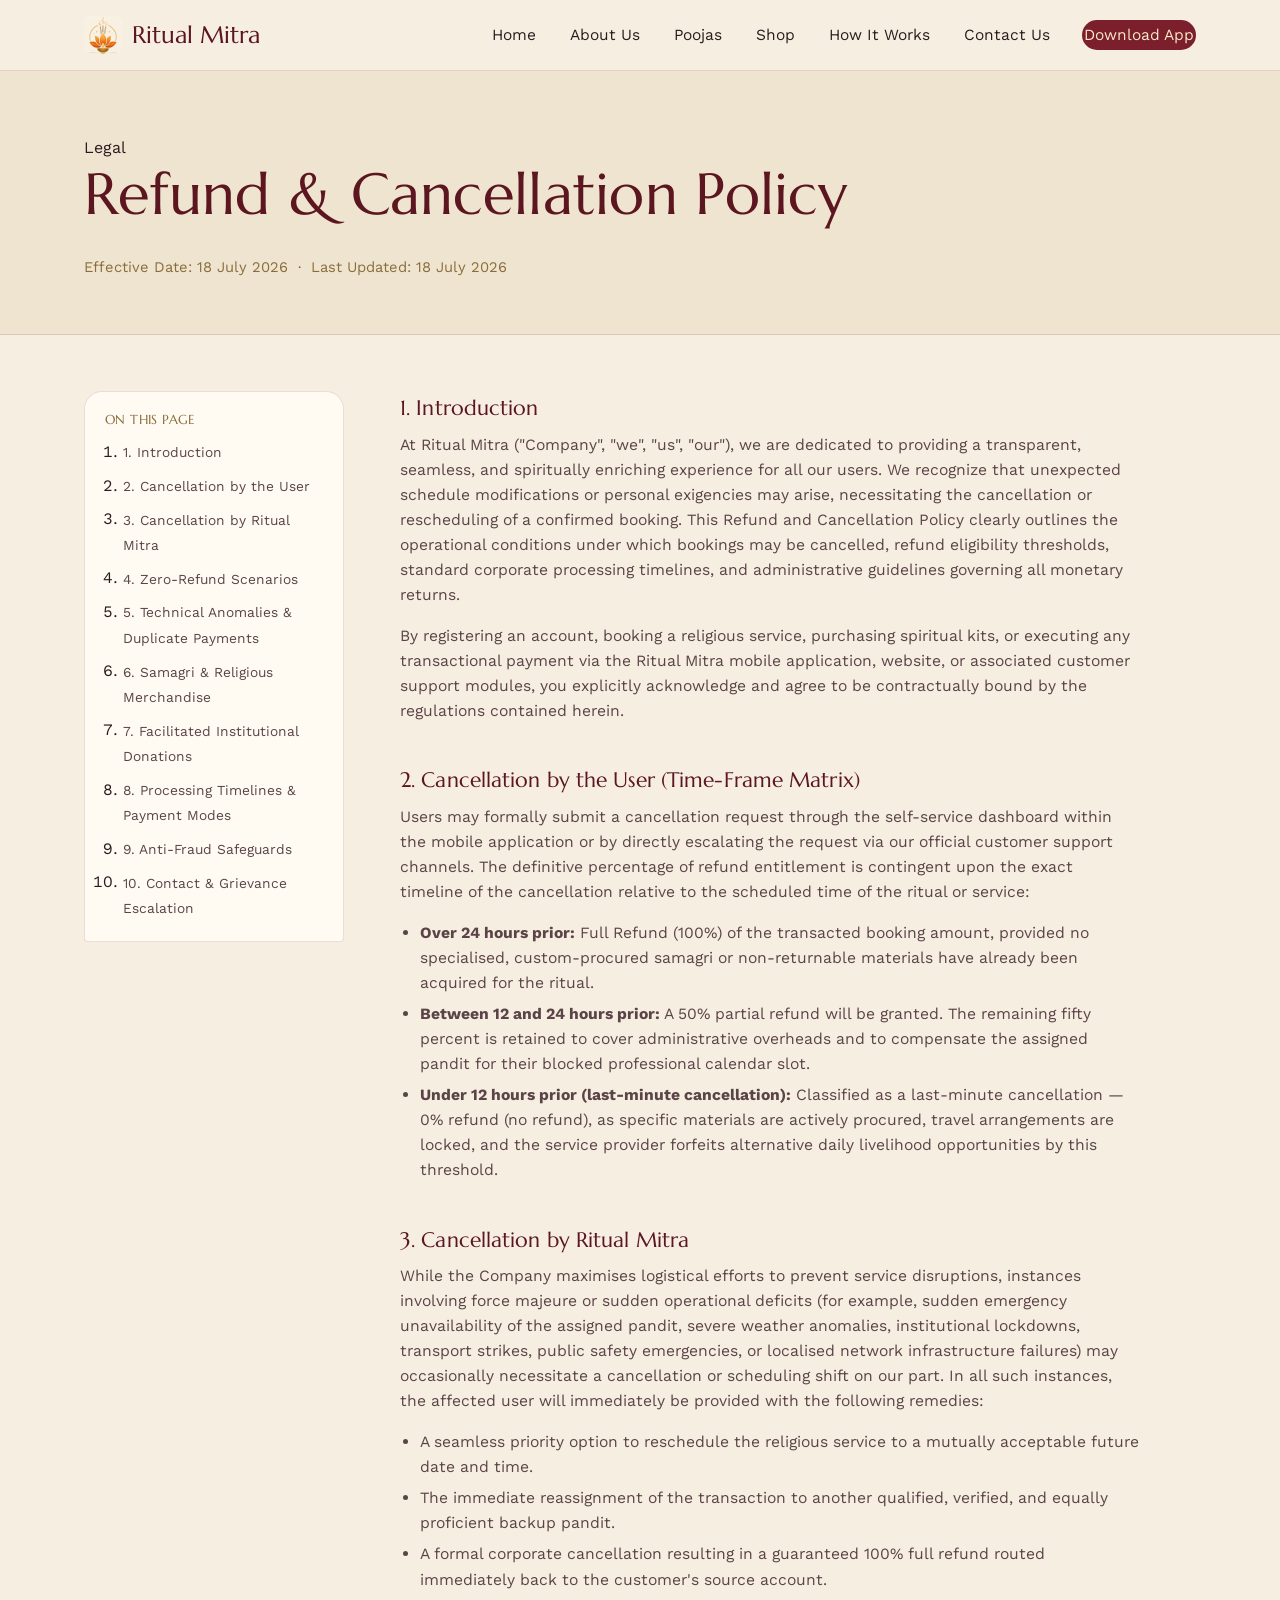
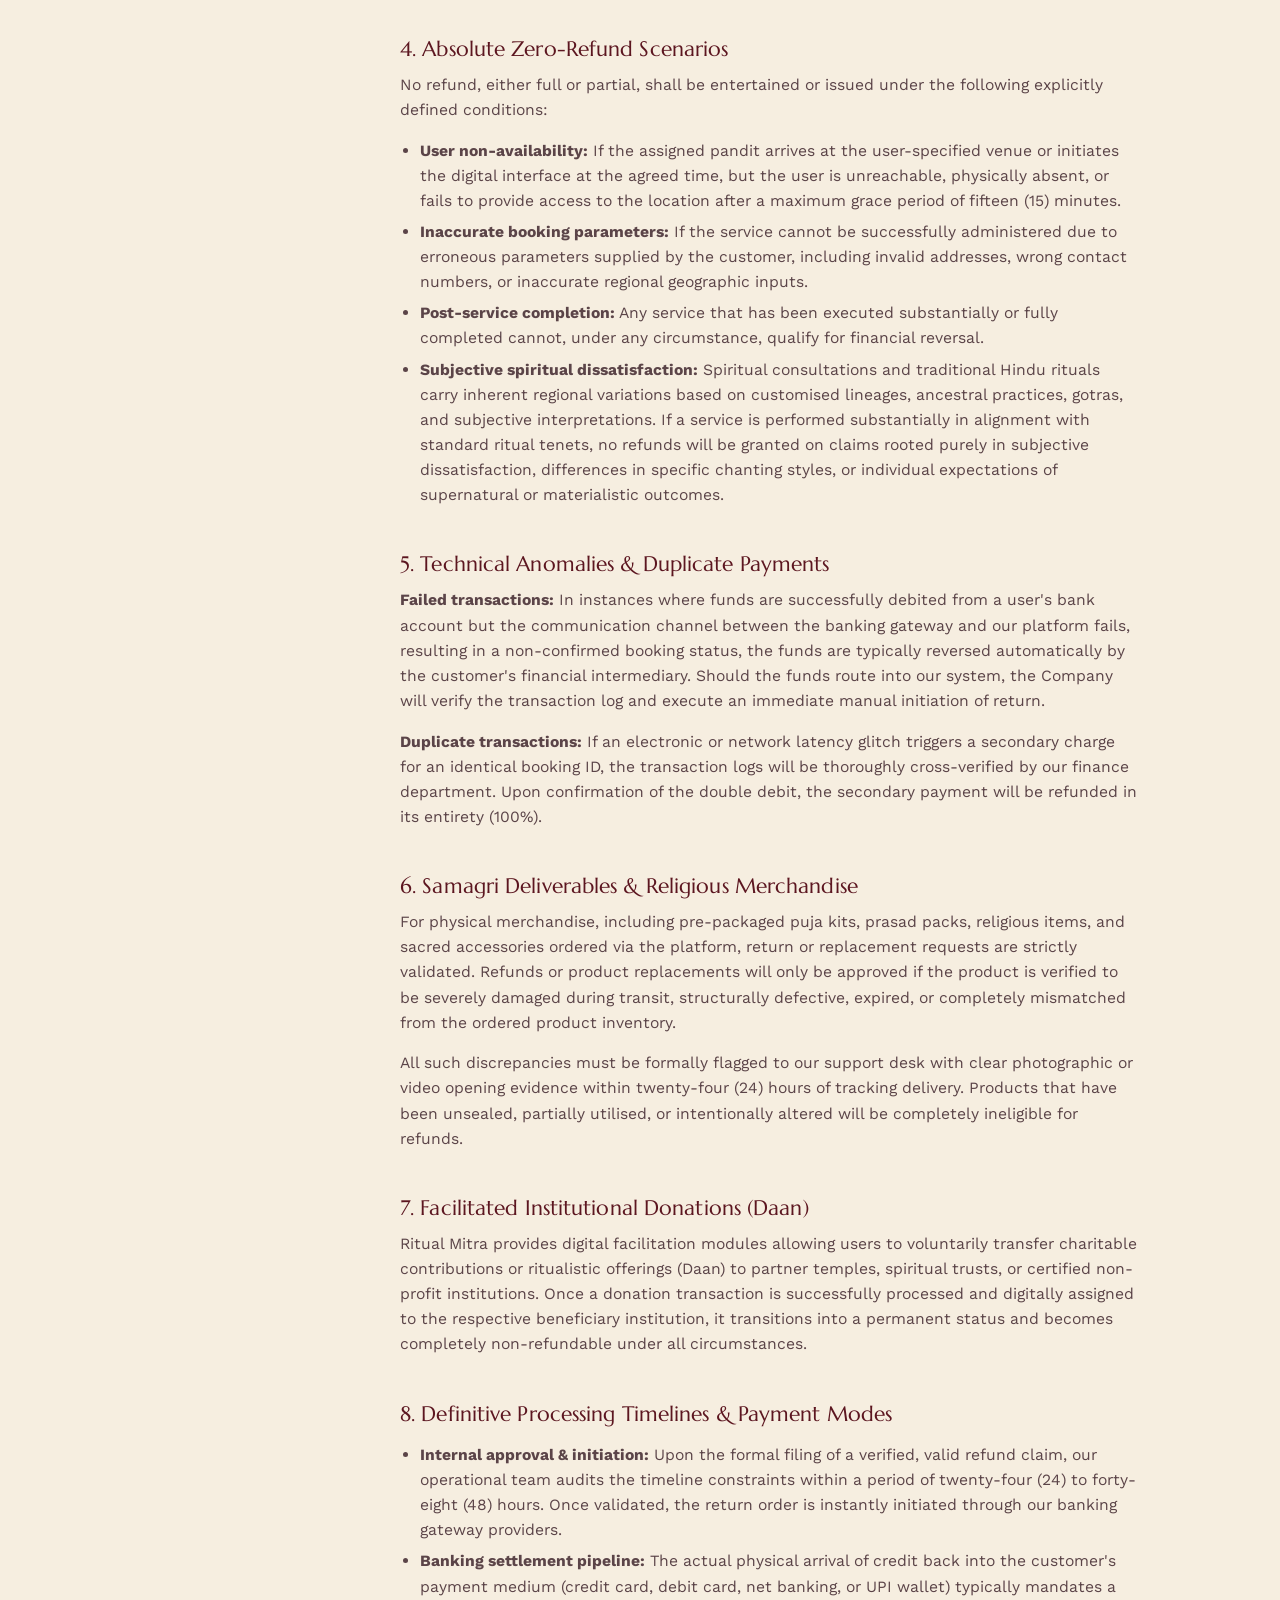
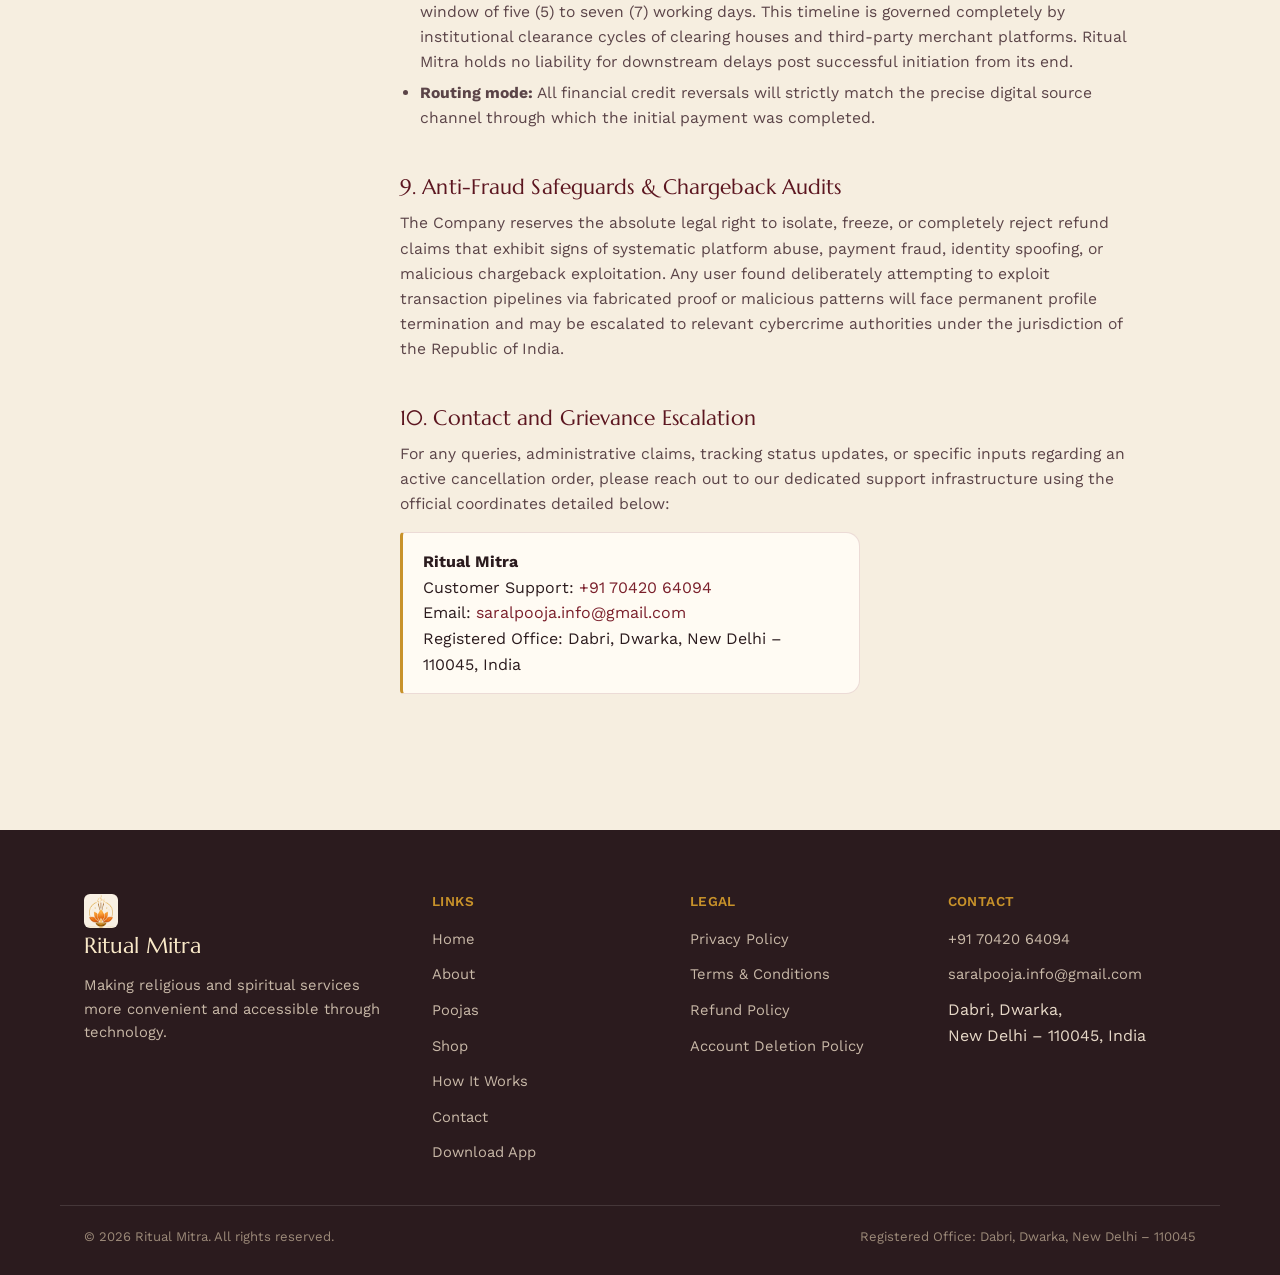
<file: refund-policy.html>
<!doctype html>
<html lang="en">
<head>
<meta charset="UTF-8">
<meta name="viewport" content="width=device-width, initial-scale=1.0">
<title>Refund &amp; Cancellation Policy — Ritual Mitra</title>
<meta name="description" content="Ritual Mitra Refund and Cancellation Policy — cancellation windows, refund eligibility and processing timelines.">
<link rel="preconnect" href="https://fonts.googleapis.com">
<link rel="preconnect" href="https://fonts.gstatic.com" crossorigin>
<link href="https://fonts.googleapis.com/css2?family=Marcellus&family=Work+Sans:wght@400;500;600;700&display=swap" rel="stylesheet">
<link rel="stylesheet" href="style.css">
<link rel="icon" type="image/png" href="images/ritualmitra-icon.png">
</head>
<body>
<a class="skip-link" href="#main">Skip to content</a>

<header class="site-header">
  <nav class="nav">
    <a href="index.html" class="brand">
      <img src="images/ritualmitra-icon.png" alt="Ritual Mitra logo">
      Ritual Mitra
    </a>
    <button class="nav-toggle" aria-label="Toggle navigation" aria-expanded="false"><span></span></button>
    <ul class="nav-links">
      <li><a href="index.html">Home</a></li>
      <li><a href="about.html">About Us</a></li>
      <li><a href="services.html">Poojas</a></li>
      <li><a href="shop.html">Shop</a></li>
      <li><a href="how-it-works.html">How It Works</a></li>
      <li><a href="contact.html">Contact Us</a></li>
      <li><a href="download.html" class="nav-cta">Download App</a></li>
    </ul>
  </nav>
</header>

<main id="main">

  <section class="legal-header">
    <div class="container">
      <div class="kicker">Legal</div>
      <h1>Refund &amp; Cancellation Policy</h1>
      <p class="dates">Effective Date: 18 July 2026 &nbsp;·&nbsp; Last Updated: 18 July 2026</p>
    </div>
  </section>

  <section class="legal-body">
    <div class="container legal-layout">

      <nav class="legal-toc" aria-label="Refund Policy sections">
        <h4>ON THIS PAGE</h4>
        <ol>
          <li><a href="#r1">1. Introduction</a></li>
          <li><a href="#r2">2. Cancellation by the User</a></li>
          <li><a href="#r3">3. Cancellation by Ritual Mitra</a></li>
          <li><a href="#r4">4. Zero-Refund Scenarios</a></li>
          <li><a href="#r5">5. Technical Anomalies &amp; Duplicate Payments</a></li>
          <li><a href="#r6">6. Samagri &amp; Religious Merchandise</a></li>
          <li><a href="#r7">7. Facilitated Institutional Donations</a></li>
          <li><a href="#r8">8. Processing Timelines &amp; Payment Modes</a></li>
          <li><a href="#r9">9. Anti-Fraud Safeguards</a></li>
          <li><a href="#r10">10. Contact &amp; Grievance Escalation</a></li>
        </ol>
      </nav>

      <div class="legal-content">

        <h2 id="r1">1. Introduction</h2>
        <p>At Ritual Mitra ("Company", "we", "us", "our"), we are dedicated to providing a transparent, seamless, and spiritually enriching experience for all our users. We recognize that unexpected schedule modifications or personal exigencies may arise, necessitating the cancellation or rescheduling of a confirmed booking. This Refund and Cancellation Policy clearly outlines the operational conditions under which bookings may be cancelled, refund eligibility thresholds, standard corporate processing timelines, and administrative guidelines governing all monetary returns.</p>
        <p>By registering an account, booking a religious service, purchasing spiritual kits, or executing any transactional payment via the Ritual Mitra mobile application, website, or associated customer support modules, you explicitly acknowledge and agree to be contractually bound by the regulations contained herein.</p>

        <h2 id="r2">2. Cancellation by the User (Time-Frame Matrix)</h2>
        <p>Users may formally submit a cancellation request through the self-service dashboard within the mobile application or by directly escalating the request via our official customer support channels. The definitive percentage of refund entitlement is contingent upon the exact timeline of the cancellation relative to the scheduled time of the ritual or service:</p>
        <ul>
          <li><strong>Over 24 hours prior:</strong> Full Refund (100%) of the transacted booking amount, provided no specialised, custom-procured samagri or non-returnable materials have already been acquired for the ritual.</li>
          <li><strong>Between 12 and 24 hours prior:</strong> A 50% partial refund will be granted. The remaining fifty percent is retained to cover administrative overheads and to compensate the assigned pandit for their blocked professional calendar slot.</li>
          <li><strong>Under 12 hours prior (last-minute cancellation):</strong> Classified as a last-minute cancellation — 0% refund (no refund), as specific materials are actively procured, travel arrangements are locked, and the service provider forfeits alternative daily livelihood opportunities by this threshold.</li>
        </ul>

        <h2 id="r3">3. Cancellation by Ritual Mitra</h2>
        <p>While the Company maximises logistical efforts to prevent service disruptions, instances involving force majeure or sudden operational deficits (for example, sudden emergency unavailability of the assigned pandit, severe weather anomalies, institutional lockdowns, transport strikes, public safety emergencies, or localised network infrastructure failures) may occasionally necessitate a cancellation or scheduling shift on our part. In all such instances, the affected user will immediately be provided with the following remedies:</p>
        <ul>
          <li>A seamless priority option to reschedule the religious service to a mutually acceptable future date and time.</li>
          <li>The immediate reassignment of the transaction to another qualified, verified, and equally proficient backup pandit.</li>
          <li>A formal corporate cancellation resulting in a guaranteed 100% full refund routed immediately back to the customer's source account.</li>
        </ul>

        <h2 id="r4">4. Absolute Zero-Refund Scenarios</h2>
        <p>No refund, either full or partial, shall be entertained or issued under the following explicitly defined conditions:</p>
        <ul>
          <li><strong>User non-availability:</strong> If the assigned pandit arrives at the user-specified venue or initiates the digital interface at the agreed time, but the user is unreachable, physically absent, or fails to provide access to the location after a maximum grace period of fifteen (15) minutes.</li>
          <li><strong>Inaccurate booking parameters:</strong> If the service cannot be successfully administered due to erroneous parameters supplied by the customer, including invalid addresses, wrong contact numbers, or inaccurate regional geographic inputs.</li>
          <li><strong>Post-service completion:</strong> Any service that has been executed substantially or fully completed cannot, under any circumstance, qualify for financial reversal.</li>
          <li><strong>Subjective spiritual dissatisfaction:</strong> Spiritual consultations and traditional Hindu rituals carry inherent regional variations based on customised lineages, ancestral practices, gotras, and subjective interpretations. If a service is performed substantially in alignment with standard ritual tenets, no refunds will be granted on claims rooted purely in subjective dissatisfaction, differences in specific chanting styles, or individual expectations of supernatural or materialistic outcomes.</li>
        </ul>

        <h2 id="r5">5. Technical Anomalies &amp; Duplicate Payments</h2>
        <p><strong>Failed transactions:</strong> In instances where funds are successfully debited from a user's bank account but the communication channel between the banking gateway and our platform fails, resulting in a non-confirmed booking status, the funds are typically reversed automatically by the customer's financial intermediary. Should the funds route into our system, the Company will verify the transaction log and execute an immediate manual initiation of return.</p>
        <p><strong>Duplicate transactions:</strong> If an electronic or network latency glitch triggers a secondary charge for an identical booking ID, the transaction logs will be thoroughly cross-verified by our finance department. Upon confirmation of the double debit, the secondary payment will be refunded in its entirety (100%).</p>

        <h2 id="r6">6. Samagri Deliverables &amp; Religious Merchandise</h2>
        <p>For physical merchandise, including pre-packaged puja kits, prasad packs, religious items, and sacred accessories ordered via the platform, return or replacement requests are strictly validated. Refunds or product replacements will only be approved if the product is verified to be severely damaged during transit, structurally defective, expired, or completely mismatched from the ordered product inventory.</p>
        <p>All such discrepancies must be formally flagged to our support desk with clear photographic or video opening evidence within twenty-four (24) hours of tracking delivery. Products that have been unsealed, partially utilised, or intentionally altered will be completely ineligible for refunds.</p>

        <h2 id="r7">7. Facilitated Institutional Donations (Daan)</h2>
        <p>Ritual Mitra provides digital facilitation modules allowing users to voluntarily transfer charitable contributions or ritualistic offerings (Daan) to partner temples, spiritual trusts, or certified non-profit institutions. Once a donation transaction is successfully processed and digitally assigned to the respective beneficiary institution, it transitions into a permanent status and becomes completely non-refundable under all circumstances.</p>

        <h2 id="r8">8. Definitive Processing Timelines &amp; Payment Modes</h2>
        <ul>
          <li><strong>Internal approval &amp; initiation:</strong> Upon the formal filing of a verified, valid refund claim, our operational team audits the timeline constraints within a period of twenty-four (24) to forty-eight (48) hours. Once validated, the return order is instantly initiated through our banking gateway providers.</li>
          <li><strong>Banking settlement pipeline:</strong> The actual physical arrival of credit back into the customer's payment medium (credit card, debit card, net banking, or UPI wallet) typically mandates a window of five (5) to seven (7) working days. This timeline is governed completely by institutional clearance cycles of clearing houses and third-party merchant platforms. Ritual Mitra holds no liability for downstream delays post successful initiation from its end.</li>
          <li><strong>Routing mode:</strong> All financial credit reversals will strictly match the precise digital source channel through which the initial payment was completed.</li>
        </ul>

        <h2 id="r9">9. Anti-Fraud Safeguards &amp; Chargeback Audits</h2>
        <p>The Company reserves the absolute legal right to isolate, freeze, or completely reject refund claims that exhibit signs of systematic platform abuse, payment fraud, identity spoofing, or malicious chargeback exploitation. Any user found deliberately attempting to exploit transaction pipelines via fabricated proof or malicious patterns will face permanent profile termination and may be escalated to relevant cybercrime authorities under the jurisdiction of the Republic of India.</p>

        <h2 id="r10">10. Contact and Grievance Escalation</h2>
        <p>For any queries, administrative claims, tracking status updates, or specific inputs regarding an active cancellation order, please reach out to our dedicated support infrastructure using the official coordinates detailed below:</p>
        <div class="addr">
          <strong>Ritual Mitra</strong><br>
          Customer Support: <a href="tel:+917042064094" style="color:var(--maroon);">+91 70420 64094</a><br>
          Email: <a href="mailto:saralpooja.info@gmail.com" style="color:var(--maroon);">saralpooja.info@gmail.com</a><br>
          Registered Office: Dabri, Dwarka, New Delhi – 110045, India
        </div>

      </div>
    </div>
  </section>

</main>

<footer class="site-footer">
  <div class="container footer-grid">
    <div>
      <div class="footer-brand"><img src="images/ritualmitra-icon.png" alt="">Ritual Mitra</div>
      <p>Making religious and spiritual services more convenient and accessible through technology.</p>
    </div>
    <div>
      <h4>LINKS</h4>
      <ul>
        <li><a href="index.html">Home</a></li>
        <li><a href="about.html">About</a></li>
        <li><a href="services.html">Poojas</a></li>
        <li><a href="shop.html">Shop</a></li>
        <li><a href="how-it-works.html">How It Works</a></li>
        <li><a href="contact.html">Contact</a></li>
        <li><a href="download.html">Download App</a></li>
      </ul>
    </div>
    <div>
      <h4>LEGAL</h4>
      <ul>
        <li><a href="privacy-policy.html">Privacy Policy</a></li>
        <li><a href="terms.html">Terms &amp; Conditions</a></li>
        <li><a href="refund-policy.html">Refund Policy</a></li>
        <li><a href="account-deletion.html">Account Deletion Policy</a></li>
      </ul>
    </div>
    <div>
      <h4>CONTACT</h4>
      <ul>
        <li><a href="tel:+917042064094">+91 70420 64094</a></li>
        <li><a href="mailto:saralpooja.info@gmail.com">saralpooja.info@gmail.com</a></li>
        <li>Dabri, Dwarka,<br>New Delhi – 110045, India</li>
      </ul>
    </div>
  </div>
  <div class="footer-bottom">
    <span>© 2026 Ritual Mitra. All rights reserved.</span>
    <span>Registered Office: Dabri, Dwarka, New Delhi – 110045</span>
  </div>
</footer>
<script src="script.js"></script>
</body>
</html>
</file>
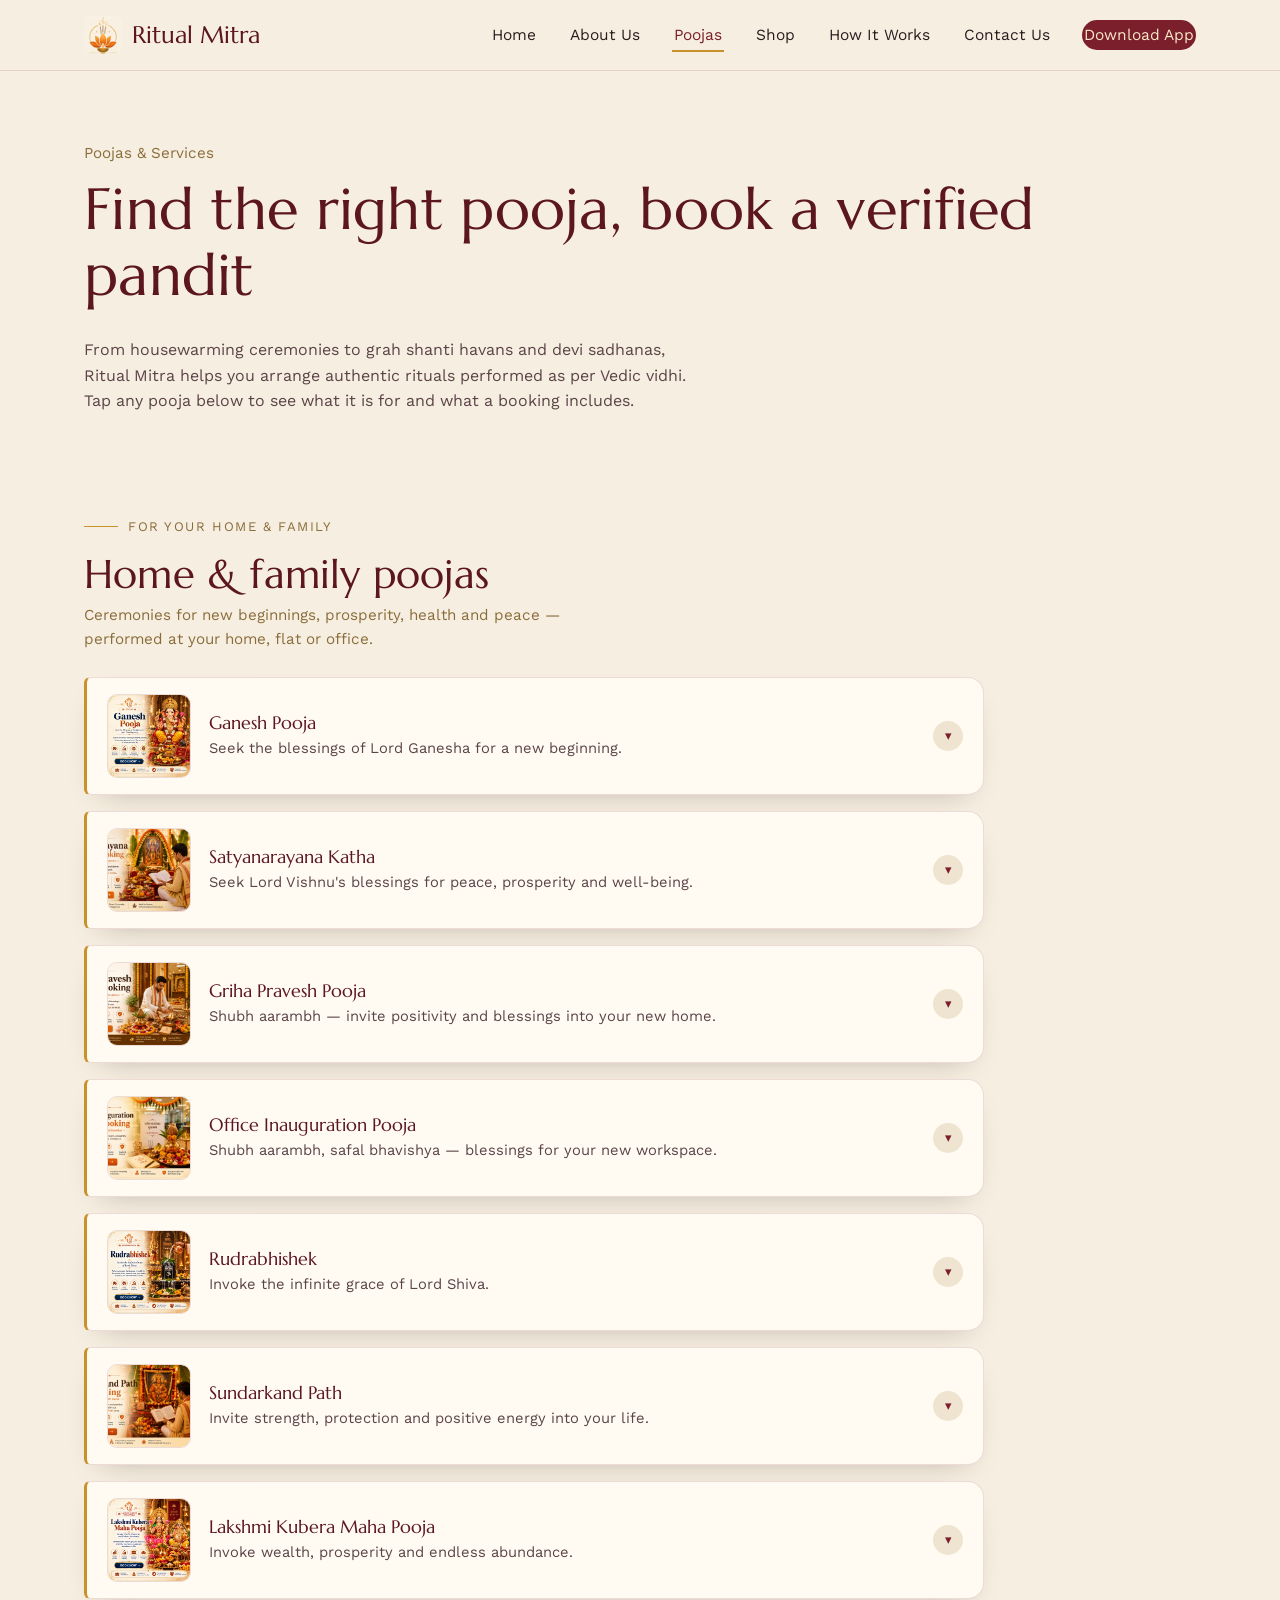
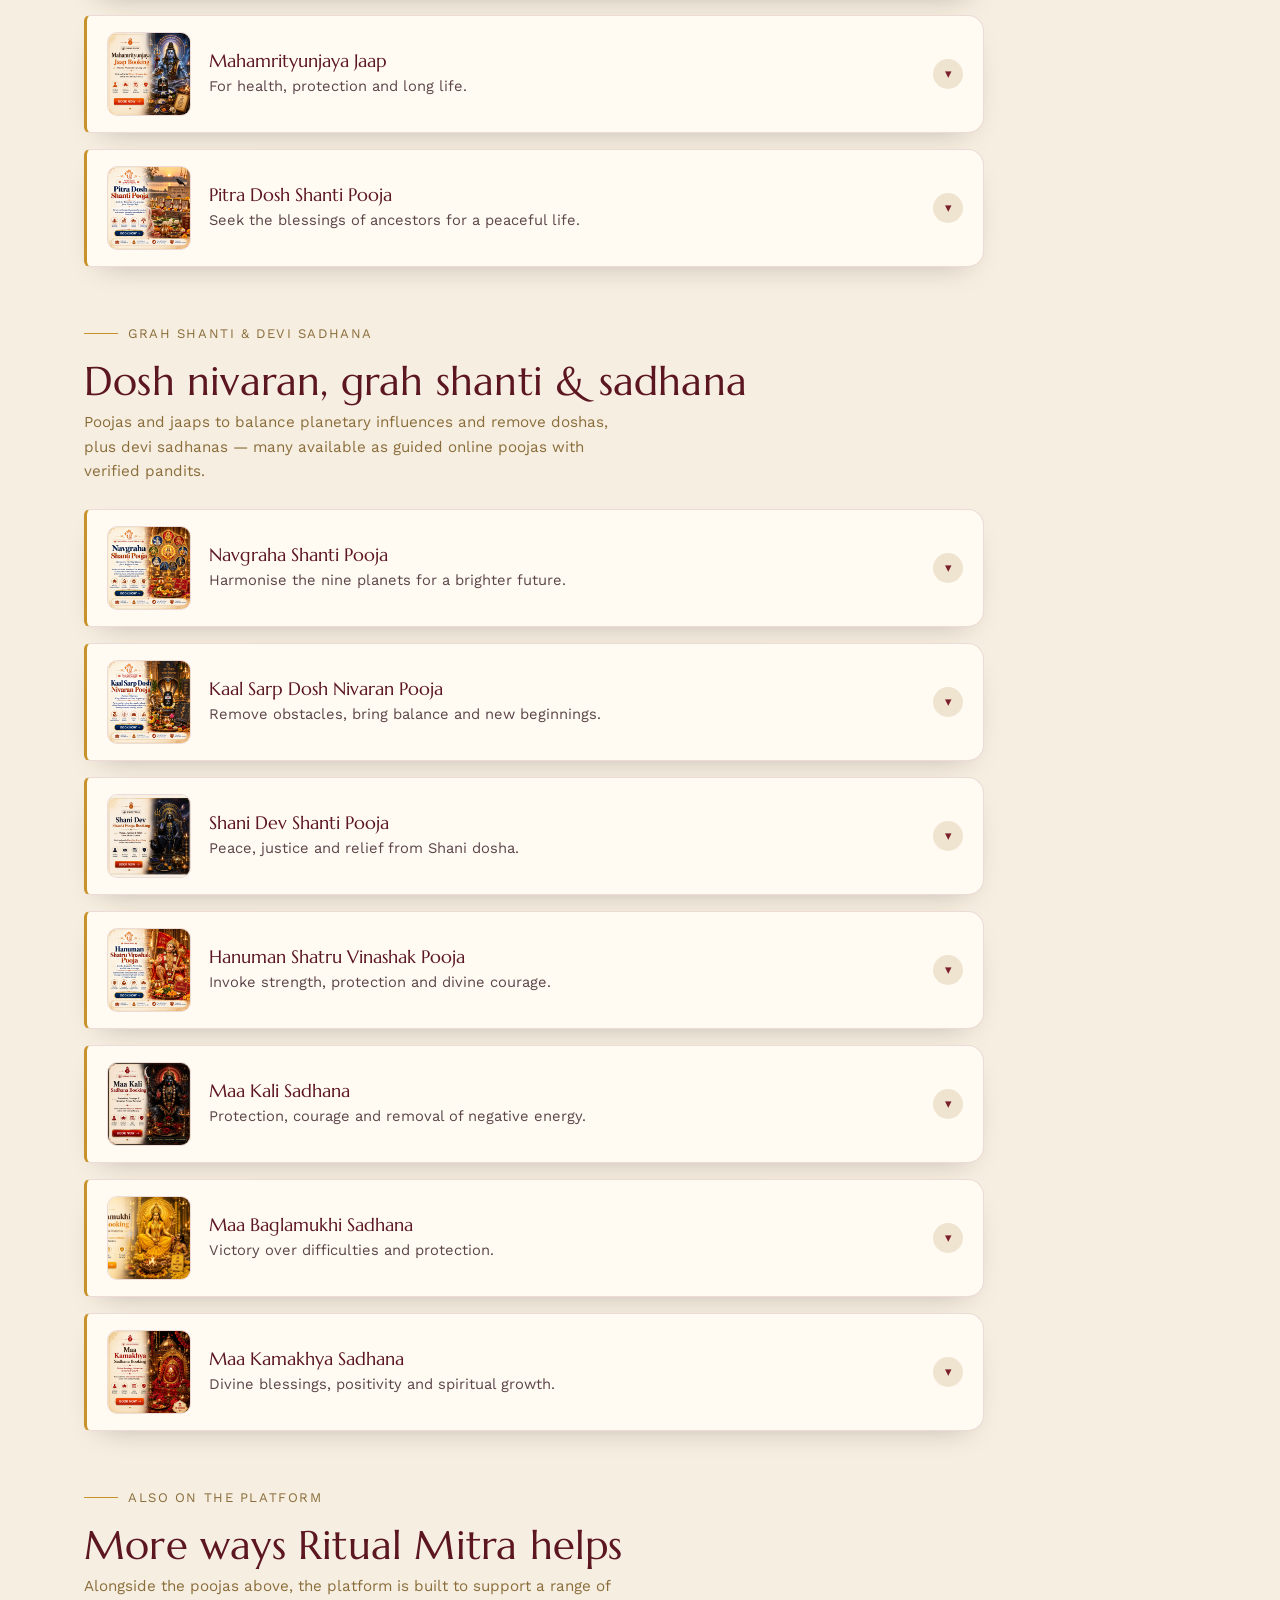
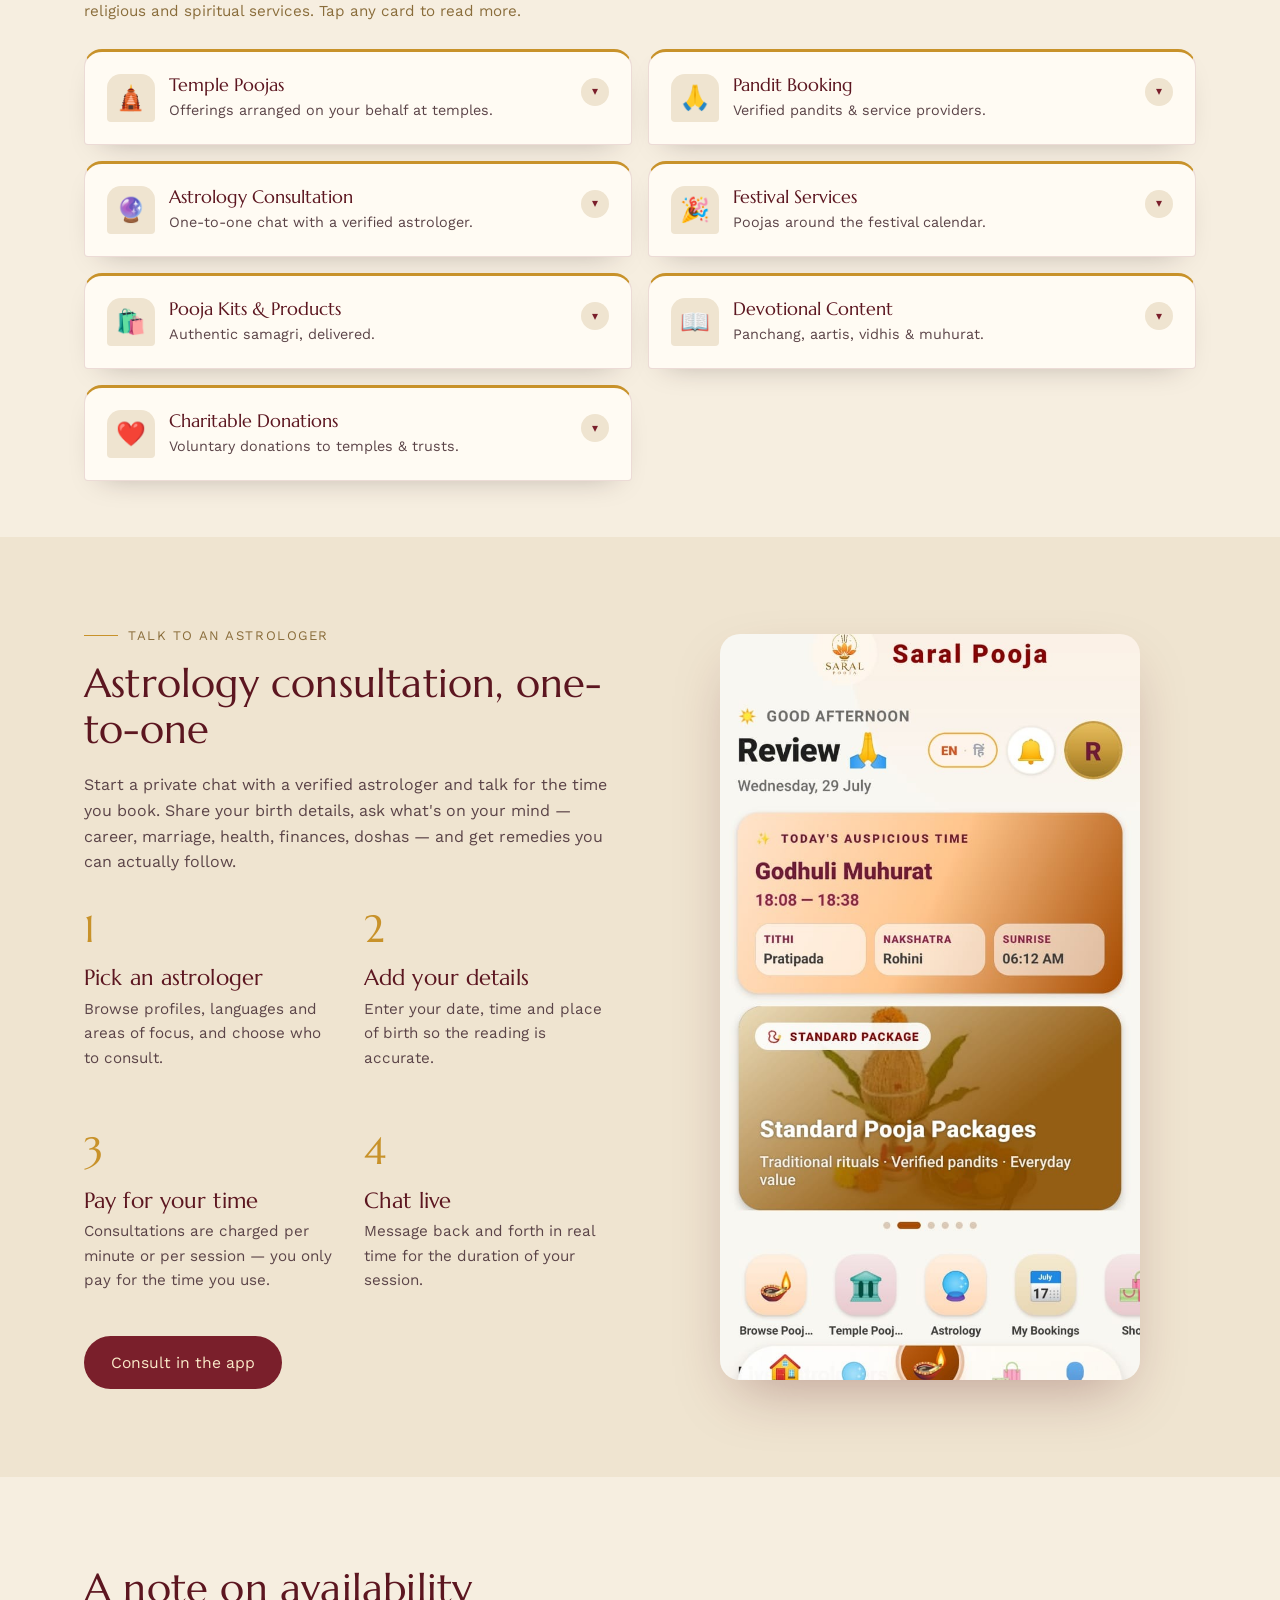
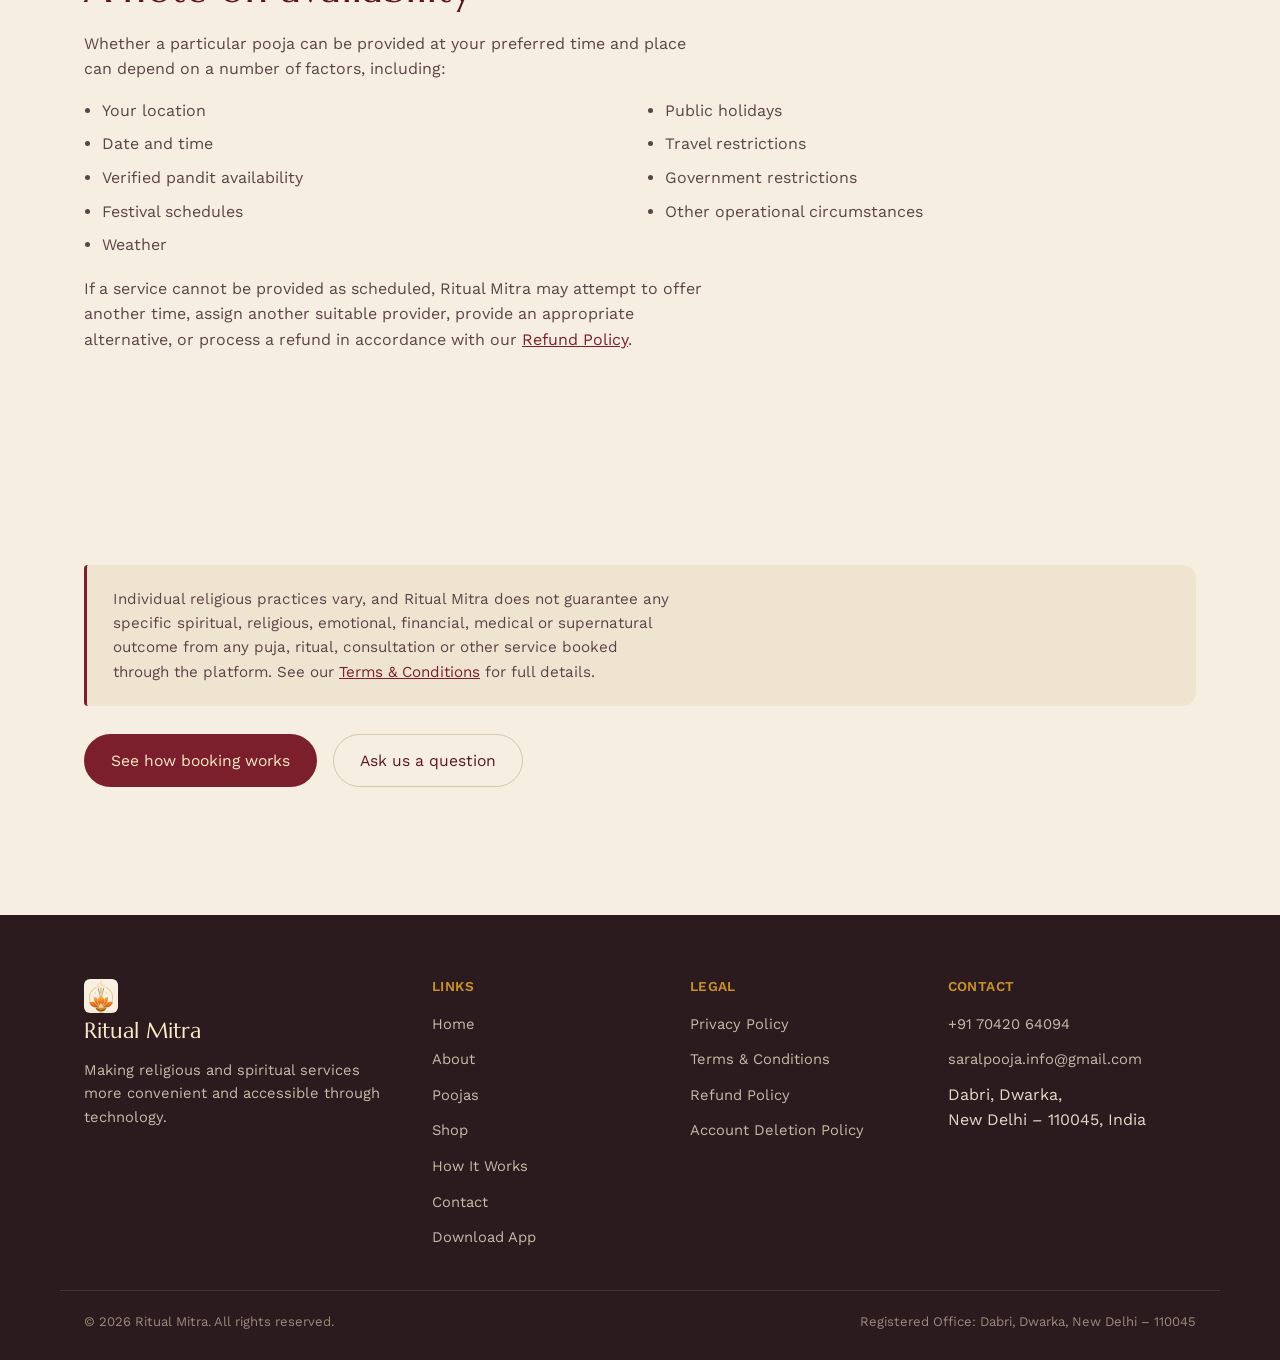
<file: services.html>
<!doctype html>
<html lang="en">
<head>
<meta charset="UTF-8">
<meta name="viewport" content="width=device-width, initial-scale=1.0">
<title>Poojas &amp; Services — Ritual Mitra</title>
<meta name="description" content="Browse poojas, havans, jaaps and sadhanas you can book through Ritual Mitra — Griha Pravesh, Satyanarayana Katha, Rudrabhishek, Navgraha Shanti, Kaal Sarp Dosh Nivaran, Devi Sadhana and more, with verified pandits.">
<link rel="preconnect" href="https://fonts.googleapis.com">
<link rel="preconnect" href="https://fonts.gstatic.com" crossorigin>
<link href="https://fonts.googleapis.com/css2?family=Marcellus&family=Work+Sans:wght@400;500;600;700&display=swap" rel="stylesheet">
<link rel="stylesheet" href="style.css">
<link rel="icon" type="image/png" href="images/ritualmitra-icon.png">
</head>
<body>
<a class="skip-link" href="#main">Skip to content</a>

<header class="site-header">
  <nav class="nav">
    <a href="index.html" class="brand">
      <img src="images/ritualmitra-icon.png" alt="Ritual Mitra logo">
      Ritual Mitra
    </a>
    <button class="nav-toggle" aria-label="Toggle navigation" aria-expanded="false"><span></span></button>
    <ul class="nav-links">
      <li><a href="index.html">Home</a></li>
      <li><a href="about.html">About Us</a></li>
      <li><a href="services.html" class="active">Poojas</a></li>
      <li><a href="shop.html">Shop</a></li>
      <li><a href="how-it-works.html">How It Works</a></li>
      <li><a href="contact.html">Contact Us</a></li>
      <li><a href="download.html" class="nav-cta">Download App</a></li>
    </ul>
  </nav>
</header>

<main id="main">

  <section class="page-header">
    <div class="container">
      <div class="kicker">Poojas &amp; Services</div>
      <h1>Find the right pooja, book a verified pandit</h1>
      <p class="lede">From housewarming ceremonies to grah shanti havans and devi sadhanas, Ritual Mitra helps you arrange authentic rituals performed as per Vedic vidhi. Tap any pooja below to see what it is for and what a booking includes.</p>
    </div>
  </section>

  <section class="section-tight">
    <div class="container">

      <!-- ============ HOME & FAMILY POOJAS ============ -->
      <div class="pooja-group reveal">
        <div class="eyebrow">For your home &amp; family</div>
        <h2>Home &amp; family poojas</h2>
        <p class="group-note">Ceremonies for new beginnings, prosperity, health and peace — performed at your home, flat or office.</p>

        <div class="pooja-list">

          <details class="pooja">
            <summary>
              <img class="pooja-thumb" src="images/home-pooja/img13.jpeg" alt="Ganesh Pooja">
              <span class="pooja-sum-text">
                <span class="pooja-name">Ganesh Pooja</span>
                <span class="pooja-teaser">Seek the blessings of Lord Ganesha for a new beginning.</span>
              </span>
              <span class="pooja-chev" aria-hidden="true">▾</span>
            </summary>
            <div class="pooja-detail">
              <div class="pooja-detail-media"><img src="images/home-pooja/img13.jpeg" alt="Ganesh Pooja thali with idol, flowers and samagri" loading="lazy" decoding="async"></div>
              <div class="pooja-detail-body">
                <p>Ganesh Pooja invokes Lord Ganesha, the remover of obstacles, before any important undertaking — a new home, a new venture, a wedding or a festival. It is one of the most commonly requested poojas for a smooth, auspicious start.</p>
                <h4>Commonly performed for</h4>
                <ul class="pooja-benefits">
                  <li>Removing obstacles</li>
                  <li>Success in new beginnings</li>
                  <li>Prosperity &amp; growth</li>
                  <li>Peace of mind</li>
                </ul>
                <div class="btn-row">
                  <a href="download.html" class="btn btn-primary">Book in the app</a>
                  <a href="how-it-works.html" class="btn btn-ghost">How booking works</a>
                </div>
                <span class="avail">Performed by experienced pandits with pure, premium samagri. Subject to location, date and pandit availability.</span>
              </div>
            </div>
          </details>

          <details class="pooja">
            <summary>
              <img class="pooja-thumb" src="images/home-pooja/img9.jpeg" alt="Satyanarayana Katha">
              <span class="pooja-sum-text">
                <span class="pooja-name">Satyanarayana Katha</span>
                <span class="pooja-teaser">Seek Lord Vishnu's blessings for peace, prosperity and well-being.</span>
              </span>
              <span class="pooja-chev" aria-hidden="true">▾</span>
            </summary>
            <div class="pooja-detail">
              <div class="pooja-detail-media"><img src="images/home-pooja/img9.jpeg" alt="Pandit performing Satyanarayana Katha at a decorated home altar" loading="lazy" decoding="async"></div>
              <div class="pooja-detail-body">
                <p>The Satyanarayana Katha is a devotional narration and pooja dedicated to Lord Vishnu, traditionally performed on Purnima, after a wish is fulfilled, or on any auspicious family occasion. The katha is recited as per Vedic vidhi and Puranokta niyam, followed by aarti and prasad.</p>
                <h4>Commonly performed for</h4>
                <ul class="pooja-benefits">
                  <li>Peace &amp; harmony at home</li>
                  <li>Prosperity for the family</li>
                  <li>Gratitude after a wish fulfilled</li>
                  <li>Housewarmings &amp; special occasions</li>
                </ul>
                <div class="btn-row">
                  <a href="download.html" class="btn btn-primary">Book in the app</a>
                  <a href="how-it-works.html" class="btn btn-ghost">How booking works</a>
                </div>
                <span class="avail">Ideal for homes, offices and special occasions. Subject to location, date and pandit availability.</span>
              </div>
            </div>
          </details>

          <details class="pooja">
            <summary>
              <img class="pooja-thumb" src="images/home-pooja/img8.jpeg" alt="Griha Pravesh Pooja">
              <span class="pooja-sum-text">
                <span class="pooja-name">Griha Pravesh Pooja</span>
                <span class="pooja-teaser">Shubh aarambh — invite positivity and blessings into your new home.</span>
              </span>
              <span class="pooja-chev" aria-hidden="true">▾</span>
            </summary>
            <div class="pooja-detail">
              <div class="pooja-detail-media"><img src="images/home-pooja/img8.jpeg" alt="Pandit performing a Griha Pravesh havan in a new home" loading="lazy" decoding="async"></div>
              <div class="pooja-detail-body">
                <p>Griha Pravesh is the traditional housewarming ceremony performed before you move into a new home, flat or office. It typically includes a Kalash sthapana, Ganesh and Navgraha pooja, a Vastu shanti havan and a full purnahuti, done as per Vedic vidhi.</p>
                <h4>Commonly performed for</h4>
                <ul class="pooja-benefits">
                  <li>An auspicious start in a new home</li>
                  <li>Positive energy &amp; Vastu shanti</li>
                  <li>Prosperity &amp; well-being</li>
                  <li>Removing negativity</li>
                </ul>
                <div class="btn-row">
                  <a href="download.html" class="btn btn-primary">Book in the app</a>
                  <a href="how-it-works.html" class="btn btn-ghost">How booking works</a>
                </div>
                <span class="avail">For new homes, flats and offices. Post-pooja samagri is collected and responsibly recycled. Subject to location, date and pandit availability.</span>
              </div>
            </div>
          </details>

          <details class="pooja">
            <summary>
              <img class="pooja-thumb" src="images/home-pooja/img16.jpeg" alt="Office Inauguration Pooja">
              <span class="pooja-sum-text">
                <span class="pooja-name">Office Inauguration Pooja</span>
                <span class="pooja-teaser">Shubh aarambh, safal bhavishya — blessings for your new workspace.</span>
              </span>
              <span class="pooja-chev" aria-hidden="true">▾</span>
            </summary>
            <div class="pooja-detail">
              <div class="pooja-detail-media"><img src="images/home-pooja/img16.jpeg" alt="Office inauguration pooja setup with kalash, Ganesha idol and samagri" loading="lazy" decoding="async"></div>
              <div class="pooja-detail-body">
                <p>An inauguration pooja for a new office, shop or workplace, seeking divine blessings for growth, prosperity and success. It usually includes Ganesh pooja, Lakshmi pooja and a havan, with an option to invite blessings for the team and the space.</p>
                <h4>Commonly performed for</h4>
                <ul class="pooja-benefits">
                  <li>An auspicious start for a new venture</li>
                  <li>Success &amp; prosperity in business</li>
                  <li>Positive energy for growth</li>
                  <li>Blessings for the team &amp; workplace</li>
                </ul>
                <div class="btn-row">
                  <a href="download.html" class="btn btn-primary">Book in the app</a>
                  <a href="how-it-works.html" class="btn btn-ghost">How booking works</a>
                </div>
                <span class="avail">For new offices, shops and workplaces. Subject to location, date and pandit availability.</span>
              </div>
            </div>
          </details>

          <details class="pooja">
            <summary>
              <img class="pooja-thumb" src="images/home-pooja/img12.jpeg" alt="Rudrabhishek">
              <span class="pooja-sum-text">
                <span class="pooja-name">Rudrabhishek</span>
                <span class="pooja-teaser">Invoke the infinite grace of Lord Shiva.</span>
              </span>
              <span class="pooja-chev" aria-hidden="true">▾</span>
            </summary>
            <div class="pooja-detail">
              <div class="pooja-detail-media"><img src="images/home-pooja/img12.jpeg" alt="Abhishek of a Shivling with a copper kalash, bilva leaves and flowers" loading="lazy" decoding="async"></div>
              <div class="pooja-detail-body">
                <p>Rudrabhishek is the ceremonial abhishek of the Shivling with water, milk, honey, curd and other offerings, accompanied by chanting of the Rudram. It is performed to seek the blessings of Lord Shiva for peace of mind, good health and the fulfilment of sincere desires.</p>
                <h4>Commonly performed for</h4>
                <ul class="pooja-benefits">
                  <li>Removal of obstacles &amp; doshas</li>
                  <li>Good health &amp; longevity</li>
                  <li>Prosperity</li>
                  <li>Peace of mind</li>
                </ul>
                <div class="btn-row">
                  <a href="download.html" class="btn btn-primary">Book in the app</a>
                  <a href="how-it-works.html" class="btn btn-ghost">How booking works</a>
                </div>
                <span class="avail">Authentic Vedic rituals performed by experienced pandits. Subject to location, date and pandit availability.</span>
              </div>
            </div>
          </details>

          <details class="pooja">
            <summary>
              <img class="pooja-thumb" src="images/home-pooja/img10.jpeg" alt="Sundarkand Path">
              <span class="pooja-sum-text">
                <span class="pooja-name">Sundarkand Path</span>
                <span class="pooja-teaser">Invite strength, protection and positive energy into your life.</span>
              </span>
              <span class="pooja-chev" aria-hidden="true">▾</span>
            </summary>
            <div class="pooja-detail">
              <div class="pooja-detail-media"><img src="images/home-pooja/img10.jpeg" alt="Pandit reciting Sundarkand Path before a decorated Hanuman altar" loading="lazy" decoding="async"></div>
              <div class="pooja-detail-body">
                <p>Sundarkand Path is a complete recitation of the Sundarkand chapter of the Ramcharitmanas, performed with devotion and faith. It is a popular seva for the whole family, often held at home on Tuesdays or Saturdays and followed by aarti and prasad.</p>
                <h4>Commonly performed for</h4>
                <ul class="pooja-benefits">
                  <li>Courage &amp; inner strength</li>
                  <li>Protection &amp; removal of negativity</li>
                  <li>Peace &amp; harmony in the family</li>
                  <li>Devotion &amp; well-being</li>
                </ul>
                <div class="btn-row">
                  <a href="download.html" class="btn btn-primary">Book in the app</a>
                  <a href="how-it-works.html" class="btn btn-ghost">How booking works</a>
                </div>
                <span class="avail">Performed as per Vedic vidhi and Puranokta niyam. Ideal for homes, offices and special occasions.</span>
              </div>
            </div>
          </details>

          <details class="pooja">
            <summary>
              <img class="pooja-thumb" src="images/home-pooja/img14.jpeg" alt="Lakshmi Kubera Maha Pooja">
              <span class="pooja-sum-text">
                <span class="pooja-name">Lakshmi Kubera Maha Pooja</span>
                <span class="pooja-teaser">Invoke wealth, prosperity and endless abundance.</span>
              </span>
              <span class="pooja-chev" aria-hidden="true">▾</span>
            </summary>
            <div class="pooja-detail">
              <div class="pooja-detail-media"><img src="images/home-pooja/img14.jpeg" alt="Lakshmi and Kubera pooja setup with lotus, coins and diyas" loading="lazy" decoding="async"></div>
              <div class="pooja-detail-body">
                <p>The Lakshmi Kubera Maha Pooja is performed together to Goddess Lakshmi and Lord Kubera, seeking financial stability, business success and lasting abundance. It is commonly requested on Fridays, Diwali, Akshaya Tritiya and at the start of a new financial venture.</p>
                <h4>Commonly performed for</h4>
                <ul class="pooja-benefits">
                  <li>Wealth growth</li>
                  <li>Financial stability</li>
                  <li>Business success</li>
                  <li>Abundance in life</li>
                </ul>
                <div class="btn-row">
                  <a href="download.html" class="btn btn-primary">Book in the app</a>
                  <a href="how-it-works.html" class="btn btn-ghost">How booking works</a>
                </div>
                <span class="avail">Authentic Vedic rituals with pure, premium pooja samagri. Subject to location, date and pandit availability.</span>
              </div>
            </div>
          </details>

          <details class="pooja">
            <summary>
              <img class="pooja-thumb" src="images/home-pooja/img11.jpeg" alt="Mahamrityunjaya Jaap">
              <span class="pooja-sum-text">
                <span class="pooja-name">Mahamrityunjaya Jaap</span>
                <span class="pooja-teaser">For health, protection and long life.</span>
              </span>
              <span class="pooja-chev" aria-hidden="true">▾</span>
            </summary>
            <div class="pooja-detail">
              <div class="pooja-detail-media"><img src="images/home-pooja/img11.jpeg" alt="Mahamrityunjaya Jaap with a Shivling, rudraksha mala and havan" loading="lazy" decoding="async"></div>
              <div class="pooja-detail-body">
                <p>The Mahamrityunjaya Jaap is a dedicated chanting of the Mahamrityunjaya Mantra, often in a specified count, followed by a havan. It is traditionally undertaken during illness, recovery, difficult planetary periods or for the general well-being of a family member.</p>
                <h4>Commonly performed for</h4>
                <ul class="pooja-benefits">
                  <li>Good health &amp; recovery</li>
                  <li>Protection from harm</li>
                  <li>Relief during difficult times</li>
                  <li>Peace of mind &amp; long life</li>
                </ul>
                <div class="btn-row">
                  <a href="download.html" class="btn btn-primary">Book in the app</a>
                  <a href="how-it-works.html" class="btn btn-ghost">How booking works</a>
                </div>
                <span class="avail">Available as an online pooja with verified pandits, or performed at your home. Subject to availability.</span>
              </div>
            </div>
          </details>

          <details class="pooja">
            <summary>
              <img class="pooja-thumb" src="images/home-pooja/img15.jpeg" alt="Pitra Dosh Shanti Pooja">
              <span class="pooja-sum-text">
                <span class="pooja-name">Pitra Dosh Shanti Pooja</span>
                <span class="pooja-teaser">Seek the blessings of ancestors for a peaceful life.</span>
              </span>
              <span class="pooja-chev" aria-hidden="true">▾</span>
            </summary>
            <div class="pooja-detail">
              <div class="pooja-detail-media"><img src="images/home-pooja/img15.jpeg" alt="Pitra Dosh Shanti tarpan being offered at a riverside at sunrise" loading="lazy" decoding="async"></div>
              <div class="pooja-detail-body">
                <p>Pitra Dosh Shanti Pooja is performed to honour ancestors and address difficulties attributed to Pitra Dosh in the horoscope. It typically includes tarpan, shraddh vidhi, daan and a shanti havan, often on Amavasya or during Pitru Paksha.</p>
                <h4>Commonly performed for</h4>
                <ul class="pooja-benefits">
                  <li>Ancestral blessings</li>
                  <li>Removal of obstacles</li>
                  <li>Peace &amp; stability</li>
                  <li>Happiness in family life</li>
                </ul>
                <div class="btn-row">
                  <a href="download.html" class="btn btn-primary">Book in the app</a>
                  <a href="how-it-works.html" class="btn btn-ghost">How booking works</a>
                </div>
                <span class="avail">Performed by experienced pandits as per shastra vidhi. Subject to location, date and pandit availability.</span>
              </div>
            </div>
          </details>

        </div>
      </div>

      <!-- ============ GRAH SHANTI, DOSH NIVARAN & SADHANA ============ -->
      <div class="pooja-group reveal">
        <div class="eyebrow">Grah shanti &amp; devi sadhana</div>
        <h2>Dosh nivaran, grah shanti &amp; sadhana</h2>
        <p class="group-note">Poojas and jaaps to balance planetary influences and remove doshas, plus devi sadhanas — many available as guided online poojas with verified pandits.</p>

        <div class="pooja-list">

          <details class="pooja">
            <summary>
              <img class="pooja-thumb" src="images/temple-pooja/img8.jpeg" alt="Navgraha Shanti Pooja">
              <span class="pooja-sum-text">
                <span class="pooja-name">Navgraha Shanti Pooja</span>
                <span class="pooja-teaser">Harmonise the nine planets for a brighter future.</span>
              </span>
              <span class="pooja-chev" aria-hidden="true">▾</span>
            </summary>
            <div class="pooja-detail">
              <div class="pooja-detail-media"><img src="images/temple-pooja/img8.jpeg" alt="Navgraha Shanti Pooja with the nine planetary deities and havan" loading="lazy" decoding="async"></div>
              <div class="pooja-detail-body">
                <p>Navgraha Shanti Pooja invokes the nine planetary deities (Surya, Chandra, Mangal, Budh, Guru, Shukra, Shani, Rahu and Ketu) to reduce malefic planetary effects and bring balance. It is commonly done before a major event or during an unfavourable dasha.</p>
                <h4>Commonly performed for</h4>
                <ul class="pooja-benefits">
                  <li>Balancing planetary effects</li>
                  <li>Prosperity &amp; progress</li>
                  <li>Good health &amp; well-being</li>
                  <li>Peace of mind</li>
                </ul>
                <div class="btn-row">
                  <a href="download.html" class="btn btn-primary">Book in the app</a>
                  <a href="how-it-works.html" class="btn btn-ghost">How booking works</a>
                </div>
                <span class="avail">Authentic Vedic rituals performed by experienced pandits. Subject to location, date and pandit availability.</span>
              </div>
            </div>
          </details>

          <details class="pooja">
            <summary>
              <img class="pooja-thumb" src="images/temple-pooja/img5.jpeg" alt="Kaal Sarp Dosh Nivaran Pooja">
              <span class="pooja-sum-text">
                <span class="pooja-name">Kaal Sarp Dosh Nivaran Pooja</span>
                <span class="pooja-teaser">Remove obstacles, bring balance and new beginnings.</span>
              </span>
              <span class="pooja-chev" aria-hidden="true">▾</span>
            </summary>
            <div class="pooja-detail">
              <div class="pooja-detail-media"><img src="images/temple-pooja/img5.jpeg" alt="Kaal Sarp Dosh Nivaran Pooja with Nag idols around a Shivling" loading="lazy" decoding="async"></div>
              <div class="pooja-detail-body">
                <p>This pooja is performed to reduce the effects attributed to Kaal Sarp Dosh in the horoscope and to bring stability in career, marriage and life. It is often recommended at pilgrimage sites such as Trimbakeshwar, and can also be arranged with a verified pandit.</p>
                <h4>Commonly performed for</h4>
                <ul class="pooja-benefits">
                  <li>Reducing negative effects of the dosh</li>
                  <li>Stability in career &amp; marriage</li>
                  <li>Peace of mind</li>
                  <li>Progress in life</li>
                </ul>
                <div class="btn-row">
                  <a href="download.html" class="btn btn-primary">Book in the app</a>
                  <a href="how-it-works.html" class="btn btn-ghost">How booking works</a>
                </div>
                <span class="avail">Performed to reduce dosh effects as per tradition; individual results vary. Subject to availability.</span>
              </div>
            </div>
          </details>

          <details class="pooja">
            <summary>
              <img class="pooja-thumb" src="images/temple-pooja/img4.jpeg" alt="Shani Dev Shanti Pooja">
              <span class="pooja-sum-text">
                <span class="pooja-name">Shani Dev Shanti Pooja</span>
                <span class="pooja-teaser">Peace, justice and relief from Shani dosha.</span>
              </span>
              <span class="pooja-chev" aria-hidden="true">▾</span>
            </summary>
            <div class="pooja-detail">
              <div class="pooja-detail-media"><img src="images/temple-pooja/img4.jpeg" alt="Shani Dev Shanti Pooja with black sesame, mustard oil diyas and offerings" loading="lazy" decoding="async"></div>
              <div class="pooja-detail-body">
                <p>Shani Dev Shanti Pooja is undertaken during Sade Sati, Dhaiya or an unfavourable Shani period, seeking relief and steadiness. It usually includes Shani jaap, tel abhishek, black til and udad offerings, and daan, performed on a Saturday.</p>
                <h4>Commonly performed for</h4>
                <ul class="pooja-benefits">
                  <li>Relief during Sade Sati / Dhaiya</li>
                  <li>Steadiness in work &amp; life</li>
                  <li>Reducing delays &amp; setbacks</li>
                  <li>Peace of mind</li>
                </ul>
                <div class="btn-row">
                  <a href="download.html" class="btn btn-primary">Book in the app</a>
                  <a href="how-it-works.html" class="btn btn-ghost">How booking works</a>
                </div>
                <span class="avail">Available as a guided online pooja with verified pandits. Subject to availability.</span>
              </div>
            </div>
          </details>

          <details class="pooja">
            <summary>
              <img class="pooja-thumb" src="images/temple-pooja/img7.jpeg" alt="Hanuman Shatru Vinashak Pooja">
              <span class="pooja-sum-text">
                <span class="pooja-name">Hanuman Shatru Vinashak Pooja</span>
                <span class="pooja-teaser">Invoke strength, protection and divine courage.</span>
              </span>
              <span class="pooja-chev" aria-hidden="true">▾</span>
            </summary>
            <div class="pooja-detail">
              <div class="pooja-detail-media"><img src="images/temple-pooja/img7.jpeg" alt="Hanuman pooja with a decorated altar, flag and prasad" loading="lazy" decoding="async"></div>
              <div class="pooja-detail-body">
                <p>This pooja to Lord Hanuman is performed for protection from adversaries, courage and mental strength, and the removal of negative forces. It typically includes Hanuman Chalisa or Sundarkand path, Sindoor and chola offering, and a havan.</p>
                <h4>Commonly performed for</h4>
                <ul class="pooja-benefits">
                  <li>Protection from enemies</li>
                  <li>Courage &amp; mental strength</li>
                  <li>Removal of negative forces</li>
                  <li>Peace &amp; stability</li>
                </ul>
                <div class="btn-row">
                  <a href="download.html" class="btn btn-primary">Book in the app</a>
                  <a href="how-it-works.html" class="btn btn-ghost">How booking works</a>
                </div>
                <span class="avail">Authentic Vedic rituals performed by experienced pandits. Subject to availability.</span>
              </div>
            </div>
          </details>

          <details class="pooja">
            <summary>
              <img class="pooja-thumb" src="images/temple-pooja/img3.jpeg" alt="Maa Kali Sadhana">
              <span class="pooja-sum-text">
                <span class="pooja-name">Maa Kali Sadhana</span>
                <span class="pooja-teaser">Protection, courage and removal of negative energy.</span>
              </span>
              <span class="pooja-chev" aria-hidden="true">▾</span>
            </summary>
            <div class="pooja-detail">
              <div class="pooja-detail-media"><img src="images/temple-pooja/img3.jpeg" alt="Maa Kali sadhana altar with red hibiscus, diyas and offerings" loading="lazy" decoding="async"></div>
              <div class="pooja-detail-body">
                <p>Maa Kali Sadhana is a devotional pooja and jaap to Goddess Kali, sought for protection, courage and the clearing of negative energy. It is performed with the guidance of verified pandits and as per the appropriate vidhi.</p>
                <h4>Commonly performed for</h4>
                <ul class="pooja-benefits">
                  <li>Protection</li>
                  <li>Courage &amp; confidence</li>
                  <li>Removal of negative energy</li>
                  <li>Devotion</li>
                </ul>
                <div class="btn-row">
                  <a href="download.html" class="btn btn-primary">Book in the app</a>
                  <a href="how-it-works.html" class="btn btn-ghost">How booking works</a>
                </div>
                <span class="avail">Available as a guided online pooja with verified pandits. Subject to availability.</span>
              </div>
            </div>
          </details>

          <details class="pooja">
            <summary>
              <img class="pooja-thumb" src="images/temple-pooja/img2.jpeg" alt="Maa Baglamukhi Sadhana">
              <span class="pooja-sum-text">
                <span class="pooja-name">Maa Baglamukhi Sadhana</span>
                <span class="pooja-teaser">Victory over difficulties and protection.</span>
              </span>
              <span class="pooja-chev" aria-hidden="true">▾</span>
            </summary>
            <div class="pooja-detail">
              <div class="pooja-detail-media"><img src="images/temple-pooja/img2.jpeg" alt="Maa Baglamukhi sadhana altar in yellow with marigold and havan" loading="lazy" decoding="async"></div>
              <div class="pooja-detail-body">
                <p>Maa Baglamukhi Sadhana is a devotional pooja and jaap to Goddess Baglamukhi, traditionally undertaken for protection and for steadiness through disputes and opposition. It is performed with pandit guidance, often using yellow offerings and haldi.</p>
                <h4>Commonly performed for</h4>
                <ul class="pooja-benefits">
                  <li>Protection</li>
                  <li>Steadiness through disputes</li>
                  <li>Confidence &amp; clarity</li>
                  <li>Devotion</li>
                </ul>
                <div class="btn-row">
                  <a href="download.html" class="btn btn-primary">Book in the app</a>
                  <a href="how-it-works.html" class="btn btn-ghost">How booking works</a>
                </div>
                <span class="avail">Available as a guided online pooja with verified pandits. Subject to availability.</span>
              </div>
            </div>
          </details>

          <details class="pooja">
            <summary>
              <img class="pooja-thumb" src="images/temple-pooja/kamakhya.jpeg" alt="Maa Kamakhya Sadhana">
              <span class="pooja-sum-text">
                <span class="pooja-name">Maa Kamakhya Sadhana</span>
                <span class="pooja-teaser">Divine blessings, positivity and spiritual growth.</span>
              </span>
              <span class="pooja-chev" aria-hidden="true">▾</span>
            </summary>
            <div class="pooja-detail">
              <div class="pooja-detail-media"><img src="images/temple-pooja/kamakhya.jpeg" alt="Maa Kamakhya temple altar decorated with red flowers and diyas" loading="lazy" decoding="async"></div>
              <div class="pooja-detail-body">
                <p>Maa Kamakhya Sadhana is a devotional pooja and jaap associated with the Kamakhya tradition, sought for blessings, positivity and spiritual growth. It is arranged with verified pandits and performed as per the appropriate vidhi.</p>
                <h4>Commonly performed for</h4>
                <ul class="pooja-benefits">
                  <li>Divine blessings</li>
                  <li>Positivity</li>
                  <li>Spiritual growth</li>
                  <li>Devotion</li>
                </ul>
                <div class="btn-row">
                  <a href="download.html" class="btn btn-primary">Book in the app</a>
                  <a href="how-it-works.html" class="btn btn-ghost">How booking works</a>
                </div>
                <span class="avail">Available as a guided online pooja with verified pandits. Subject to availability.</span>
              </div>
            </div>
          </details>

        </div>
      </div>

      <!-- ============ WHAT ELSE ============ -->
      <div class="pooja-group reveal">
        <div class="eyebrow">Also on the platform</div>
        <h2>More ways Ritual Mitra helps</h2>
        <p class="group-note">Alongside the poojas above, the platform is built to support a range of religious and spiritual services. Tap any card to read more.</p>
        <div class="svc-grid">

          <details class="svc">
            <summary>
              <span class="svc-icon" aria-hidden="true">🛕</span>
              <span class="svc-head">
                <span class="svc-name">Temple Poojas</span>
                <span class="svc-teaser">Offerings arranged on your behalf at temples.</span>
              </span>
              <span class="svc-chev" aria-hidden="true">▾</span>
            </summary>
            <div class="svc-body">
              <p>Have a puja, abhishek or archana performed in your name at a participating temple, without travelling there yourself. Where offered, you may receive confirmation and prasad by post.</p>
              <div class="btn-row"><a href="download.html" class="btn btn-primary">Book in the app</a></div>
              <span class="avail">Subject to the temple, your location and availability.</span>
            </div>
          </details>

          <details class="svc">
            <summary>
              <span class="svc-icon" aria-hidden="true">🙏</span>
              <span class="svc-head">
                <span class="svc-name">Pandit Booking</span>
                <span class="svc-teaser">Verified pandits &amp; service providers.</span>
              </span>
              <span class="svc-chev" aria-hidden="true">▾</span>
            </summary>
            <div class="svc-body">
              <p>Choose a pandit by language, tradition and the ceremony you need. We make reasonable efforts to verify the identity of pandits and service providers and to maintain service quality.</p>
              <div class="btn-row"><a href="how-it-works.html" class="btn btn-primary">How booking works</a></div>
              <span class="avail">Subject to pandit availability.</span>
            </div>
          </details>

          <details class="svc">
            <summary>
              <span class="svc-icon" aria-hidden="true">🔮</span>
              <span class="svc-head">
                <span class="svc-name">Astrology Consultation</span>
                <span class="svc-teaser">One-to-one chat with a verified astrologer.</span>
              </span>
              <span class="svc-chev" aria-hidden="true">▾</span>
            </summary>
            <div class="svc-body">
              <p>Start a private chat with a verified astrologer and talk for the time you book — career, marriage, health, finances, doshas and remedies. Sessions are charged for the time you use.</p>
              <div class="btn-row"><a href="download.html" class="btn btn-primary">Consult in the app</a></div>
              <span class="avail">Pay per session · subject to astrologer availability.</span>
            </div>
          </details>

          <details class="svc">
            <summary>
              <span class="svc-icon" aria-hidden="true">🎉</span>
              <span class="svc-head">
                <span class="svc-name">Festival Services</span>
                <span class="svc-teaser">Poojas around the festival calendar.</span>
              </span>
              <span class="svc-chev" aria-hidden="true">▾</span>
            </summary>
            <div class="svc-body">
              <p>Diwali Laxmi Pujan, Ganesh Chaturthi, Navratri, Satyanarayan Katha on Purnima and other festival poojas — arranged so you can book ahead of the rush.</p>
              <div class="btn-row"><a href="download.html" class="btn btn-primary">Book in the app</a></div>
              <span class="avail">Seasonal — availability is tighter around major festivals.</span>
            </div>
          </details>

          <details class="svc">
            <summary>
              <span class="svc-icon" aria-hidden="true">🛍️</span>
              <span class="svc-head">
                <span class="svc-name">Pooja Kits &amp; Products</span>
                <span class="svc-teaser">Authentic samagri, delivered.</span>
              </span>
              <span class="svc-chev" aria-hidden="true">▾</span>
            </summary>
            <div class="svc-body">
              <p>Curated pooja kits with 100% authentic, premium samagri and a step-by-step vidhi booklet — for Laxmi Pooja, Sundarkand Path, Satyanarayana Katha and Griha Pravesh.</p>
              <div class="btn-row"><a href="shop.html" class="btn btn-primary">Visit the shop</a></div>
              <span class="avail">Delivery subject to serviceability in your area.</span>
            </div>
          </details>

          <details class="svc">
            <summary>
              <span class="svc-icon" aria-hidden="true">📖</span>
              <span class="svc-head">
                <span class="svc-name">Devotional Content</span>
                <span class="svc-teaser">Panchang, aartis, vidhis &amp; muhurat.</span>
              </span>
              <span class="svc-chev" aria-hidden="true">▾</span>
            </summary>
            <div class="svc-body">
              <p>The app shares the daily Panchang, Tithi, Nakshatra and auspicious muhurat, along with aartis, pooja vidhis and the festival calendar. To suggest content or partner with us on devotional material, please get in touch through our contact form.</p>
              <div class="btn-row"><a href="contact.html" class="btn btn-primary">Contact us</a></div>
            </div>
          </details>

          <details class="svc">
            <summary>
              <span class="svc-icon" aria-hidden="true">❤️</span>
              <span class="svc-head">
                <span class="svc-name">Charitable Donations</span>
                <span class="svc-teaser">Voluntary donations to temples &amp; trusts.</span>
              </span>
              <span class="svc-chev" aria-hidden="true">▾</span>
            </summary>
            <div class="svc-body">
              <p>Where applicable, the platform may facilitate voluntary charitable donations to temples, trusts and approved institutions. If you would like to make or arrange a donation, please reach out through our contact form and our team will guide you.</p>
              <div class="btn-row"><a href="contact.html" class="btn btn-primary">Contact us</a></div>
              <span class="avail">Where applicable.</span>
            </div>
          </details>

        </div>
      </div>

    </div>
  </section>

  <!-- ============ ASTROLOGY CONSULTATION ============ -->
  <section class="bg-band reveal">
    <div class="container split">
      <div>
        <div class="eyebrow">Talk to an astrologer</div>
        <h2>Astrology consultation, one-to-one</h2>
        <p>Start a private chat with a verified astrologer and talk for the time you book. Share your birth details, ask what's on your mind — career, marriage, health, finances, doshas — and get remedies you can actually follow.</p>
        <div class="steps steps-2">
          <div class="step">
            <h3>Pick an astrologer</h3>
            <p>Browse profiles, languages and areas of focus, and choose who to consult.</p>
          </div>
          <div class="step">
            <h3>Add your details</h3>
            <p>Enter your date, time and place of birth so the reading is accurate.</p>
          </div>
          <div class="step">
            <h3>Pay for your time</h3>
            <p>Consultations are charged per minute or per session — you only pay for the time you use.</p>
          </div>
          <div class="step">
            <h3>Chat live</h3>
            <p>Message back and forth in real time for the duration of your session.</p>
          </div>
        </div>
        <div class="btn-row">
          <a href="download.html" class="btn btn-primary">Consult in the app</a>
        </div>
      </div>
      <div class="hero-art">
        <img src="images/imge1169.JPG" alt="Ritual Mitra app astrology and daily guidance screen" loading="lazy" decoding="async">
      </div>
    </div>
  </section>

  <section class="reveal">
    <div class="container">
      <h2>A note on availability</h2>
      <p>Whether a particular pooja can be provided at your preferred time and place can depend on a number of factors, including:</p>
      <ul class="avail-list">
        <li>Your location</li>
        <li>Date and time</li>
        <li>Verified pandit availability</li>
        <li>Festival schedules</li>
        <li>Weather</li>
        <li>Public holidays</li>
        <li>Travel restrictions</li>
        <li>Government restrictions</li>
        <li>Other operational circumstances</li>
      </ul>
      <p style="margin-top:18px;">If a service cannot be provided as scheduled, Ritual Mitra may attempt to offer another time, assign another suitable provider, provide an appropriate alternative, or process a refund in accordance with our <a href="refund-policy.html" style="color:var(--maroon); text-decoration:underline;">Refund Policy</a>.</p>
    </div>
  </section>

  <section class="reveal">
    <div class="container">
      <div class="disclaimer-box">
        <p>Individual religious practices vary, and Ritual Mitra does not guarantee any specific spiritual, religious, emotional, financial, medical or supernatural outcome from any puja, ritual, consultation or other service booked through the platform. See our <a href="terms.html" style="color:var(--maroon); text-decoration:underline;">Terms &amp; Conditions</a> for full details.</p>
      </div>
      <div class="btn-row">
        <a href="how-it-works.html" class="btn btn-primary">See how booking works</a>
        <a href="contact.html" class="btn btn-ghost">Ask us a question</a>
      </div>
    </div>
  </section>

</main>

<footer class="site-footer">
  <div class="container footer-grid">
    <div>
      <div class="footer-brand"><img src="images/ritualmitra-icon.png" alt="">Ritual Mitra</div>
      <p>Making religious and spiritual services more convenient and accessible through technology.</p>
    </div>
    <div>
      <h4>LINKS</h4>
      <ul>
        <li><a href="index.html">Home</a></li>
        <li><a href="about.html">About</a></li>
        <li><a href="services.html">Poojas</a></li>
        <li><a href="shop.html">Shop</a></li>
        <li><a href="how-it-works.html">How It Works</a></li>
        <li><a href="contact.html">Contact</a></li>
        <li><a href="download.html">Download App</a></li>
      </ul>
    </div>
    <div>
      <h4>LEGAL</h4>
      <ul>
        <li><a href="privacy-policy.html">Privacy Policy</a></li>
        <li><a href="terms.html">Terms &amp; Conditions</a></li>
        <li><a href="refund-policy.html">Refund Policy</a></li>
        <li><a href="account-deletion.html">Account Deletion Policy</a></li>
      </ul>
    </div>
    <div>
      <h4>CONTACT</h4>
      <ul>
        <li><a href="tel:+917042064094">+91 70420 64094</a></li>
        <li><a href="mailto:saralpooja.info@gmail.com">saralpooja.info@gmail.com</a></li>
        <li>Dabri, Dwarka,<br>New Delhi – 110045, India</li>
      </ul>
    </div>
  </div>
  <div class="footer-bottom">
    <span>© 2026 Ritual Mitra. All rights reserved.</span>
    <span>Registered Office: Dabri, Dwarka, New Delhi – 110045</span>
  </div>
</footer>
<script src="script.js"></script>
</body>
</html>
</file>
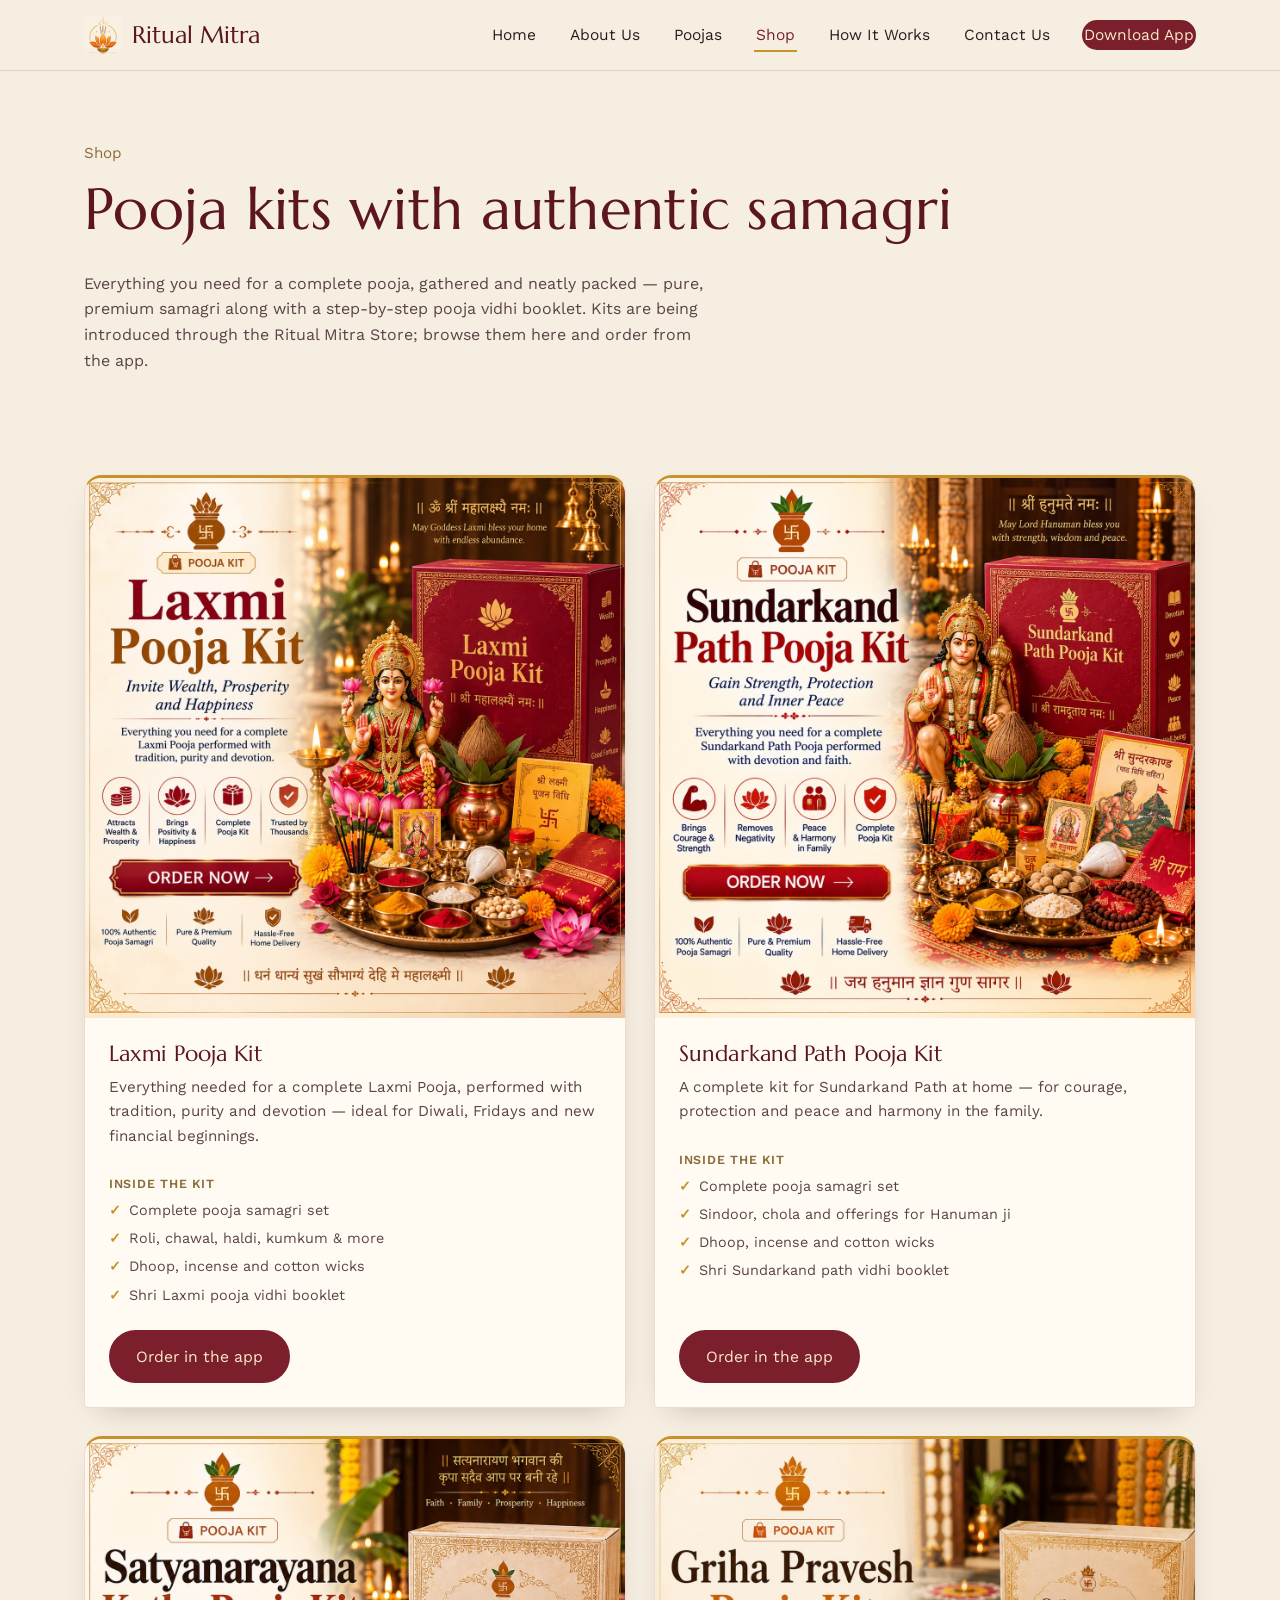
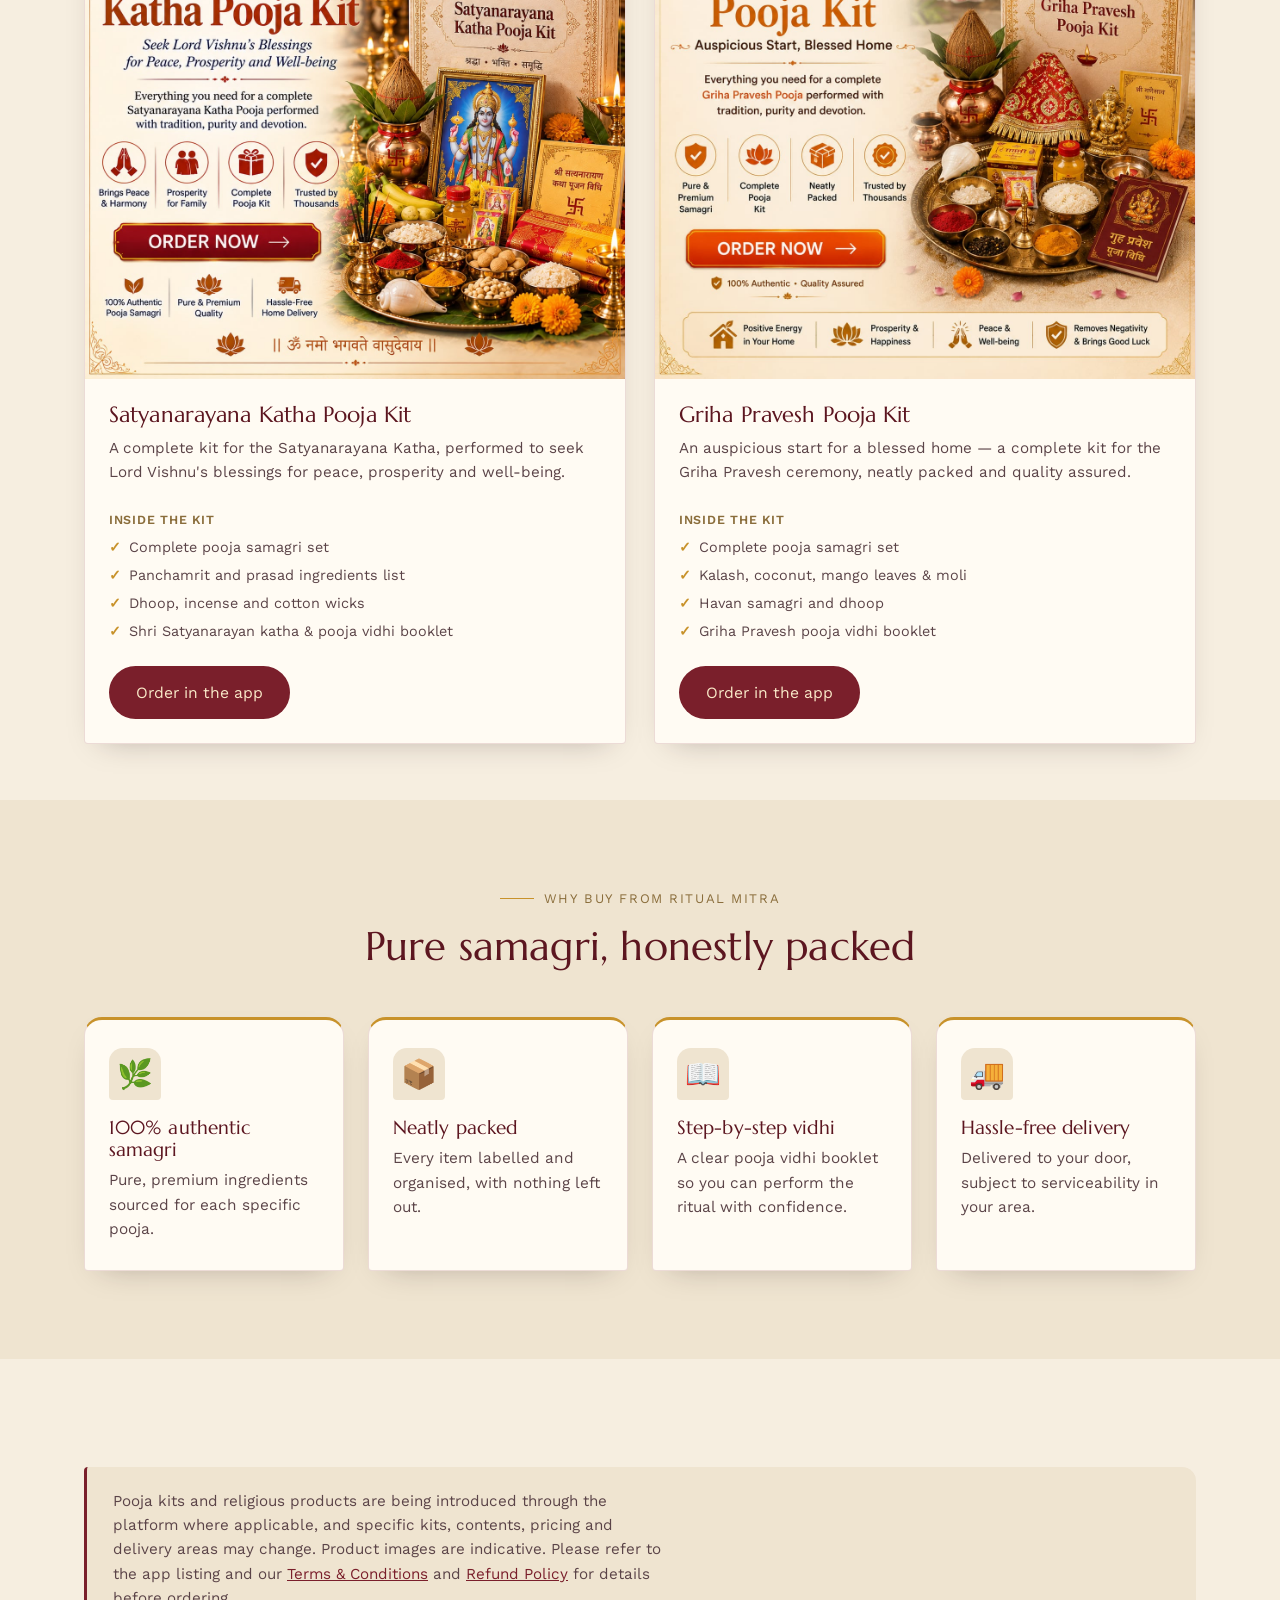
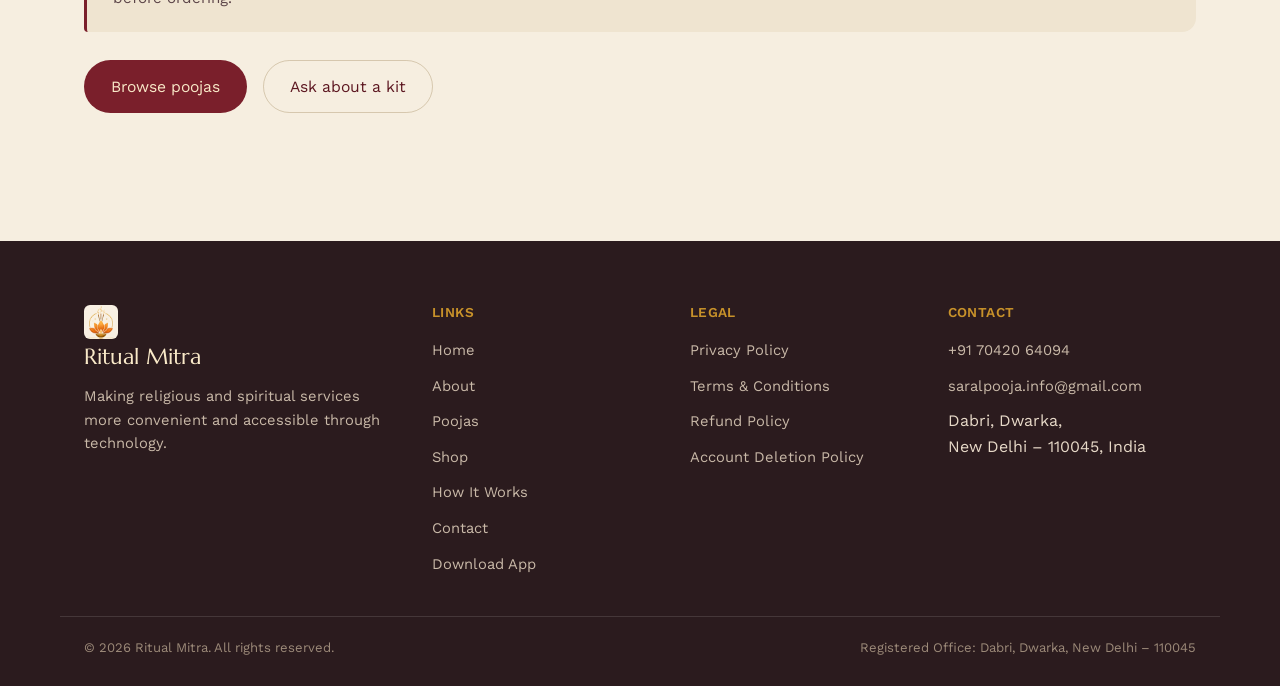
<file: shop.html>
<!doctype html>
<html lang="en">
<head>
<meta charset="UTF-8">
<meta name="viewport" content="width=device-width, initial-scale=1.0">
<title>Shop — Pooja Kits | Ritual Mitra</title>
<meta name="description" content="Curated Ritual Mitra kits with authentic, premium samagri for Laxmi Pooja, Sundarkand Path, Satyanarayana Katha and Griha Pravesh — neatly packed and delivered to your door.">
<link rel="preconnect" href="https://fonts.googleapis.com">
<link rel="preconnect" href="https://fonts.gstatic.com" crossorigin>
<link href="https://fonts.googleapis.com/css2?family=Marcellus&family=Work+Sans:wght@400;500;600;700&display=swap" rel="stylesheet">
<link rel="stylesheet" href="style.css">
<link rel="icon" type="image/png" href="images/ritualmitra-icon.png">
</head>
<body>
<a class="skip-link" href="#main">Skip to content</a>

<header class="site-header">
  <nav class="nav">
    <a href="index.html" class="brand">
      <img src="images/ritualmitra-icon.png" alt="Ritual Mitra logo">
      Ritual Mitra
    </a>
    <button class="nav-toggle" aria-label="Toggle navigation" aria-expanded="false"><span></span></button>
    <ul class="nav-links">
      <li><a href="index.html">Home</a></li>
      <li><a href="about.html">About Us</a></li>
      <li><a href="services.html">Poojas</a></li>
      <li><a href="shop.html" class="active">Shop</a></li>
      <li><a href="how-it-works.html">How It Works</a></li>
      <li><a href="contact.html">Contact Us</a></li>
      <li><a href="download.html" class="nav-cta">Download App</a></li>
    </ul>
  </nav>
</header>

<main id="main">

  <section class="page-header">
    <div class="container">
      <div class="kicker">Shop</div>
      <h1>Pooja kits with authentic samagri</h1>
      <p class="lede">Everything you need for a complete pooja, gathered and neatly packed — pure, premium samagri along with a step-by-step pooja vidhi booklet. Kits are being introduced through the Ritual Mitra Store; browse them here and order from the app.</p>
    </div>
  </section>

  <section class="section-tight">
    <div class="container">
      <div class="shop-grid">

        <article class="kit-card reveal">
          <div class="kit-media"><img src="images/shop/img18.jpeg" alt="Laxmi Pooja Kit box with samagri thali, diya and offerings" loading="lazy" decoding="async"></div>
          <div class="kit-body">
            <h3>Laxmi Pooja Kit</h3>
            <p>Everything needed for a complete Laxmi Pooja, performed with tradition, purity and devotion — ideal for Diwali, Fridays and new financial beginnings.</p>
            <h4>Inside the kit</h4>
            <ul class="kit-includes">
              <li>Complete pooja samagri set</li>
              <li>Roli, chawal, haldi, kumkum &amp; more</li>
              <li>Dhoop, incense and cotton wicks</li>
              <li>Shri Laxmi pooja vidhi booklet</li>
            </ul>
            <div class="btn-row">
              <a href="download.html" class="btn btn-primary">Order in the app</a>
            </div>
          </div>
        </article>

        <article class="kit-card reveal">
          <div class="kit-media"><img src="images/shop/img19.jpeg" alt="Sundarkand Path Pooja Kit box with samagri thali and booklet" loading="lazy" decoding="async"></div>
          <div class="kit-body">
            <h3>Sundarkand Path Pooja Kit</h3>
            <p>A complete kit for Sundarkand Path at home — for courage, protection and peace and harmony in the family.</p>
            <h4>Inside the kit</h4>
            <ul class="kit-includes">
              <li>Complete pooja samagri set</li>
              <li>Sindoor, chola and offerings for Hanuman ji</li>
              <li>Dhoop, incense and cotton wicks</li>
              <li>Shri Sundarkand path vidhi booklet</li>
            </ul>
            <div class="btn-row">
              <a href="download.html" class="btn btn-primary">Order in the app</a>
            </div>
          </div>
        </article>

        <article class="kit-card reveal">
          <div class="kit-media"><img src="images/shop/img20.jpeg" alt="Satyanarayana Katha Pooja Kit box with samagri thali and Vishnu photo" loading="lazy" decoding="async"></div>
          <div class="kit-body">
            <h3>Satyanarayana Katha Pooja Kit</h3>
            <p>A complete kit for the Satyanarayana Katha, performed to seek Lord Vishnu's blessings for peace, prosperity and well-being.</p>
            <h4>Inside the kit</h4>
            <ul class="kit-includes">
              <li>Complete pooja samagri set</li>
              <li>Panchamrit and prasad ingredients list</li>
              <li>Dhoop, incense and cotton wicks</li>
              <li>Shri Satyanarayan katha &amp; pooja vidhi booklet</li>
            </ul>
            <div class="btn-row">
              <a href="download.html" class="btn btn-primary">Order in the app</a>
            </div>
          </div>
        </article>

        <article class="kit-card reveal">
          <div class="kit-media"><img src="images/shop/img21.jpeg" alt="Griha Pravesh Pooja Kit box with kalash, Ganesha idol and samagri thali" loading="lazy" decoding="async"></div>
          <div class="kit-body">
            <h3>Griha Pravesh Pooja Kit</h3>
            <p>An auspicious start for a blessed home — a complete kit for the Griha Pravesh ceremony, neatly packed and quality assured.</p>
            <h4>Inside the kit</h4>
            <ul class="kit-includes">
              <li>Complete pooja samagri set</li>
              <li>Kalash, coconut, mango leaves &amp; moli</li>
              <li>Havan samagri and dhoop</li>
              <li>Griha Pravesh pooja vidhi booklet</li>
            </ul>
            <div class="btn-row">
              <a href="download.html" class="btn btn-primary">Order in the app</a>
            </div>
          </div>
        </article>

      </div>
    </div>
  </section>

  <section class="bg-band reveal">
    <div class="container">
      <div class="section-head center">
        <div class="eyebrow">Why buy from Ritual Mitra</div>
        <h2>Pure samagri, honestly packed</h2>
      </div>
      <div class="grid">
        <div class="card">
          <span class="icon">🌿</span>
          <h3>100% authentic samagri</h3>
          <p>Pure, premium ingredients sourced for each specific pooja.</p>
        </div>
        <div class="card">
          <span class="icon">📦</span>
          <h3>Neatly packed</h3>
          <p>Every item labelled and organised, with nothing left out.</p>
        </div>
        <div class="card">
          <span class="icon">📖</span>
          <h3>Step-by-step vidhi</h3>
          <p>A clear pooja vidhi booklet so you can perform the ritual with confidence.</p>
        </div>
        <div class="card">
          <span class="icon">🚚</span>
          <h3>Hassle-free delivery</h3>
          <p>Delivered to your door, subject to serviceability in your area.</p>
        </div>
      </div>
    </div>
  </section>

  <section class="reveal">
    <div class="container">
      <div class="disclaimer-box">
        <p>Pooja kits and religious products are being introduced through the platform where applicable, and specific kits, contents, pricing and delivery areas may change. Product images are indicative. Please refer to the app listing and our <a href="terms.html" style="color:var(--maroon); text-decoration:underline;">Terms &amp; Conditions</a> and <a href="refund-policy.html" style="color:var(--maroon); text-decoration:underline;">Refund Policy</a> for details before ordering.</p>
      </div>
      <div class="btn-row">
        <a href="services.html" class="btn btn-primary">Browse poojas</a>
        <a href="contact.html" class="btn btn-ghost">Ask about a kit</a>
      </div>
    </div>
  </section>

</main>

<footer class="site-footer">
  <div class="container footer-grid">
    <div>
      <div class="footer-brand"><img src="images/ritualmitra-icon.png" alt="">Ritual Mitra</div>
      <p>Making religious and spiritual services more convenient and accessible through technology.</p>
    </div>
    <div>
      <h4>LINKS</h4>
      <ul>
        <li><a href="index.html">Home</a></li>
        <li><a href="about.html">About</a></li>
        <li><a href="services.html">Poojas</a></li>
        <li><a href="shop.html">Shop</a></li>
        <li><a href="how-it-works.html">How It Works</a></li>
        <li><a href="contact.html">Contact</a></li>
        <li><a href="download.html">Download App</a></li>
      </ul>
    </div>
    <div>
      <h4>LEGAL</h4>
      <ul>
        <li><a href="privacy-policy.html">Privacy Policy</a></li>
        <li><a href="terms.html">Terms &amp; Conditions</a></li>
        <li><a href="refund-policy.html">Refund Policy</a></li>
        <li><a href="account-deletion.html">Account Deletion Policy</a></li>
      </ul>
    </div>
    <div>
      <h4>CONTACT</h4>
      <ul>
        <li><a href="tel:+917042064094">+91 70420 64094</a></li>
        <li><a href="mailto:saralpooja.info@gmail.com">saralpooja.info@gmail.com</a></li>
        <li>Dabri, Dwarka,<br>New Delhi – 110045, India</li>
      </ul>
    </div>
  </div>
  <div class="footer-bottom">
    <span>© 2026 Ritual Mitra. All rights reserved.</span>
    <span>Registered Office: Dabri, Dwarka, New Delhi – 110045</span>
  </div>
</footer>
<script src="script.js"></script>
</body>
</html>
</file>
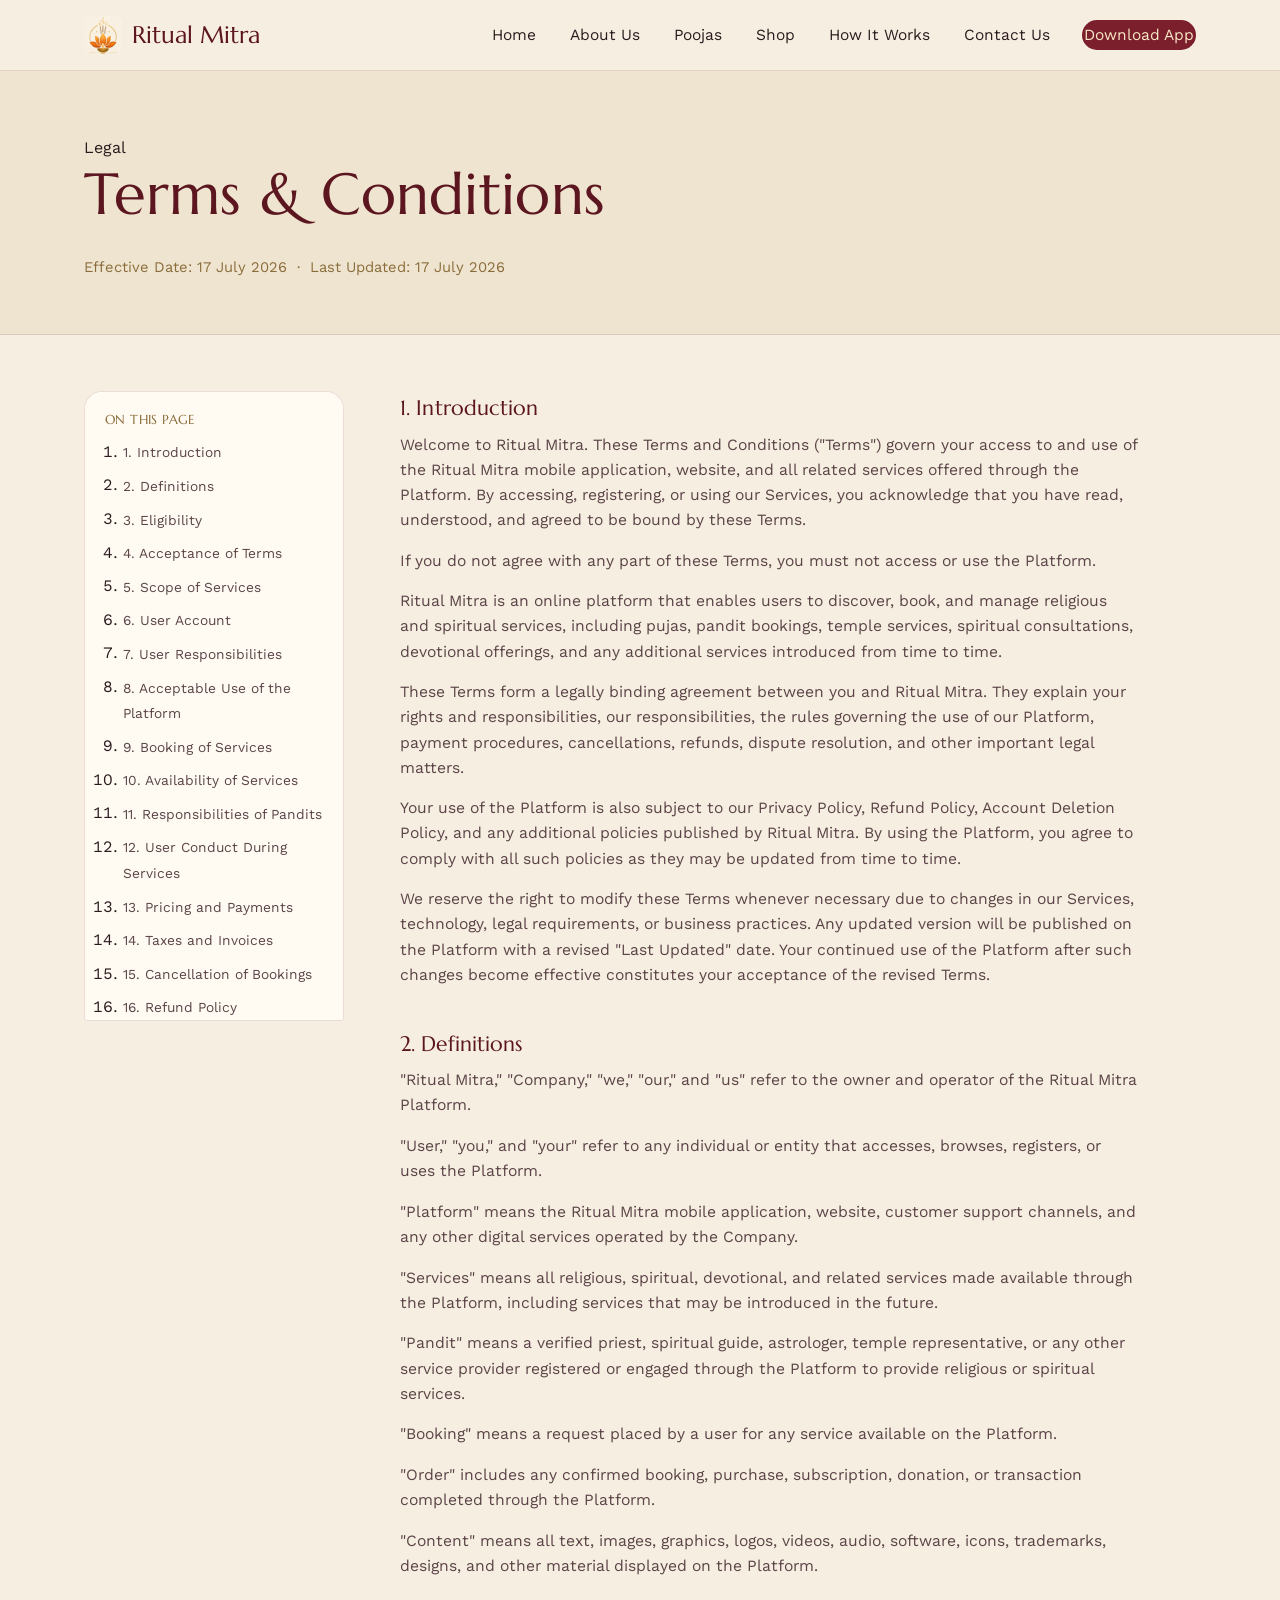
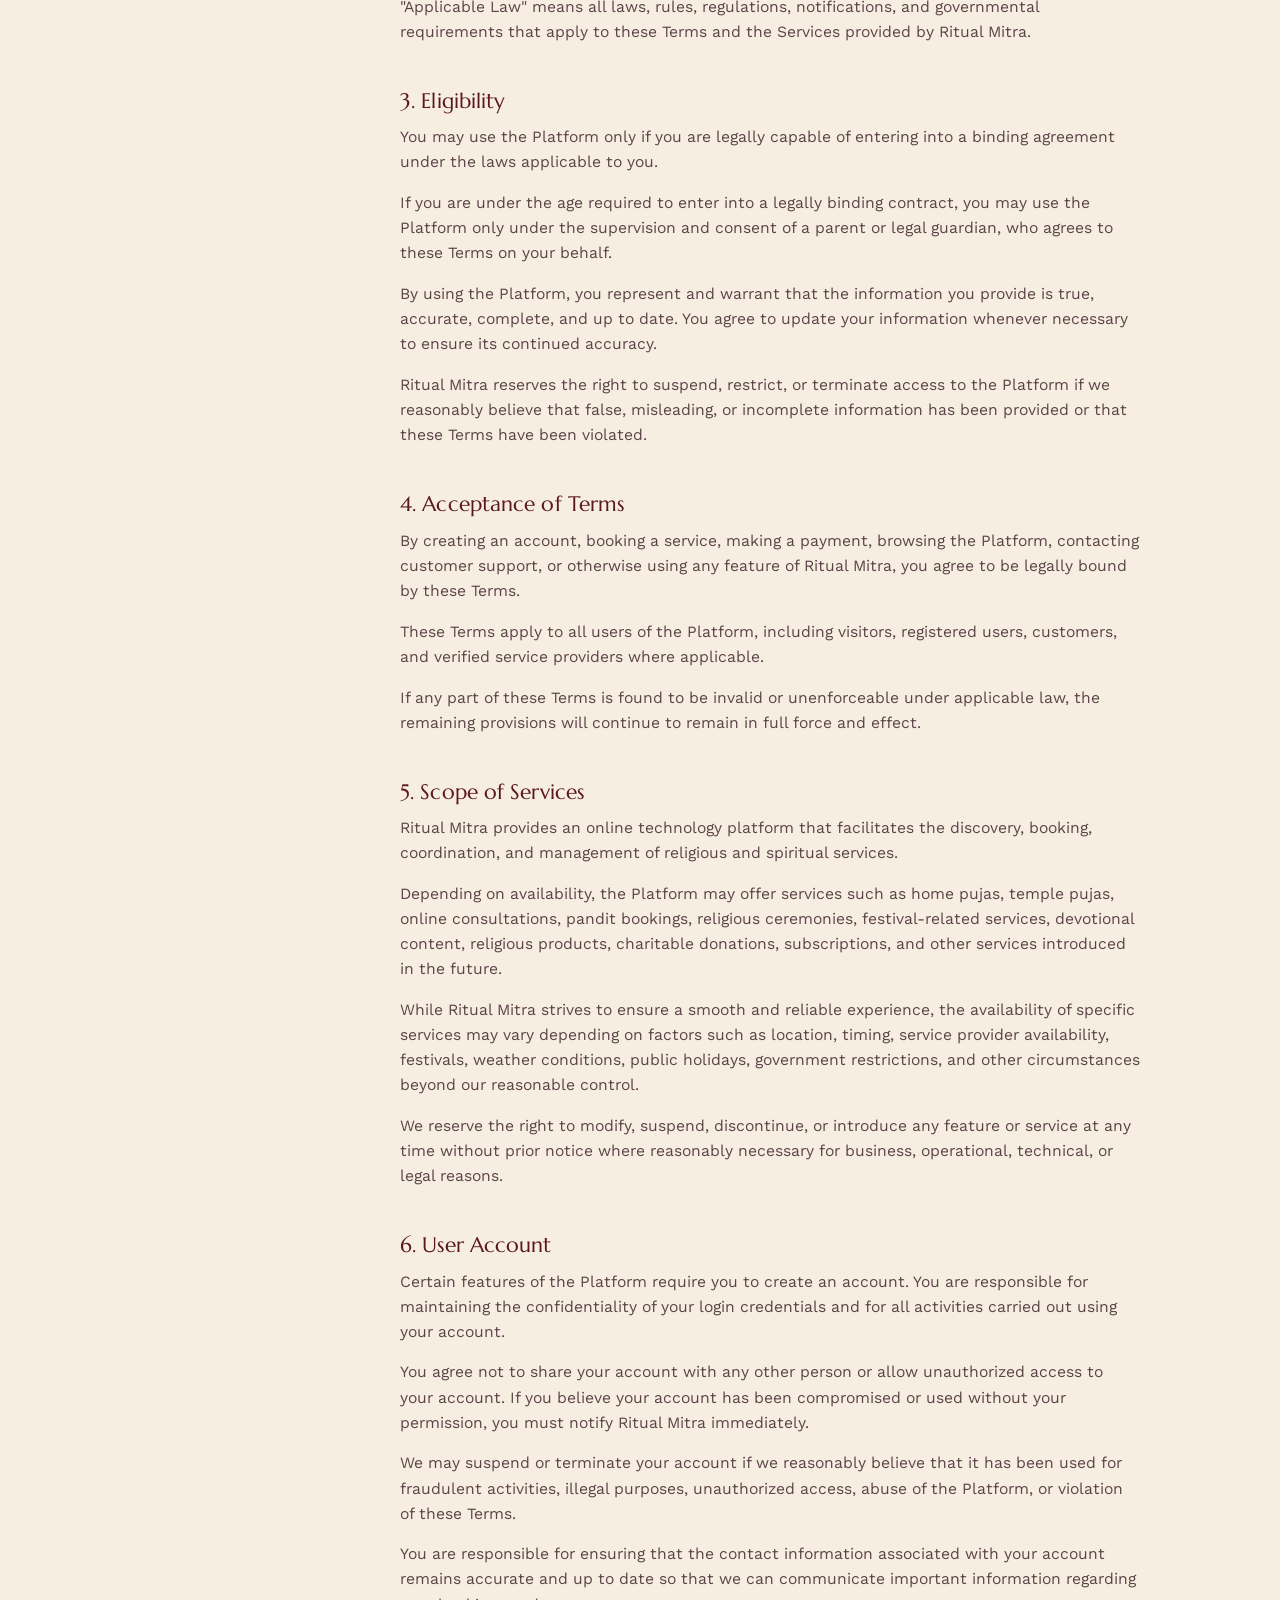
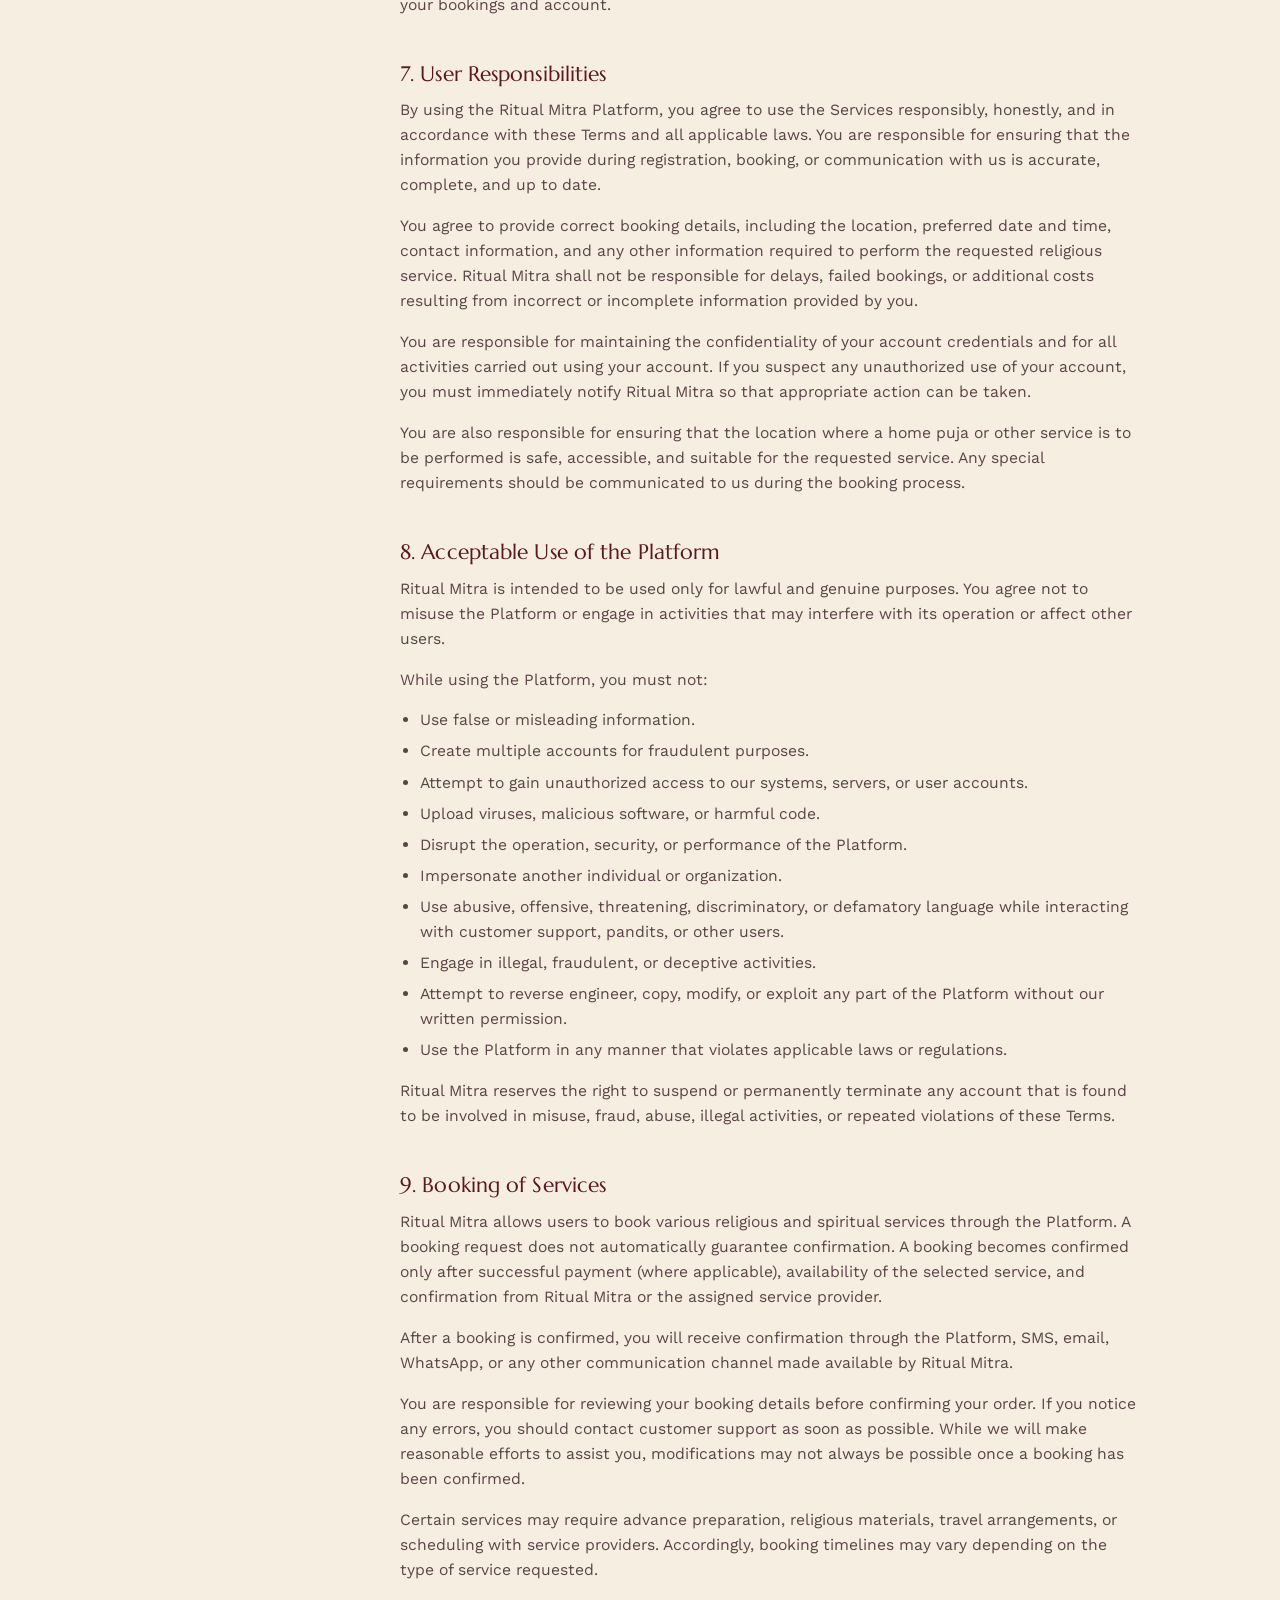
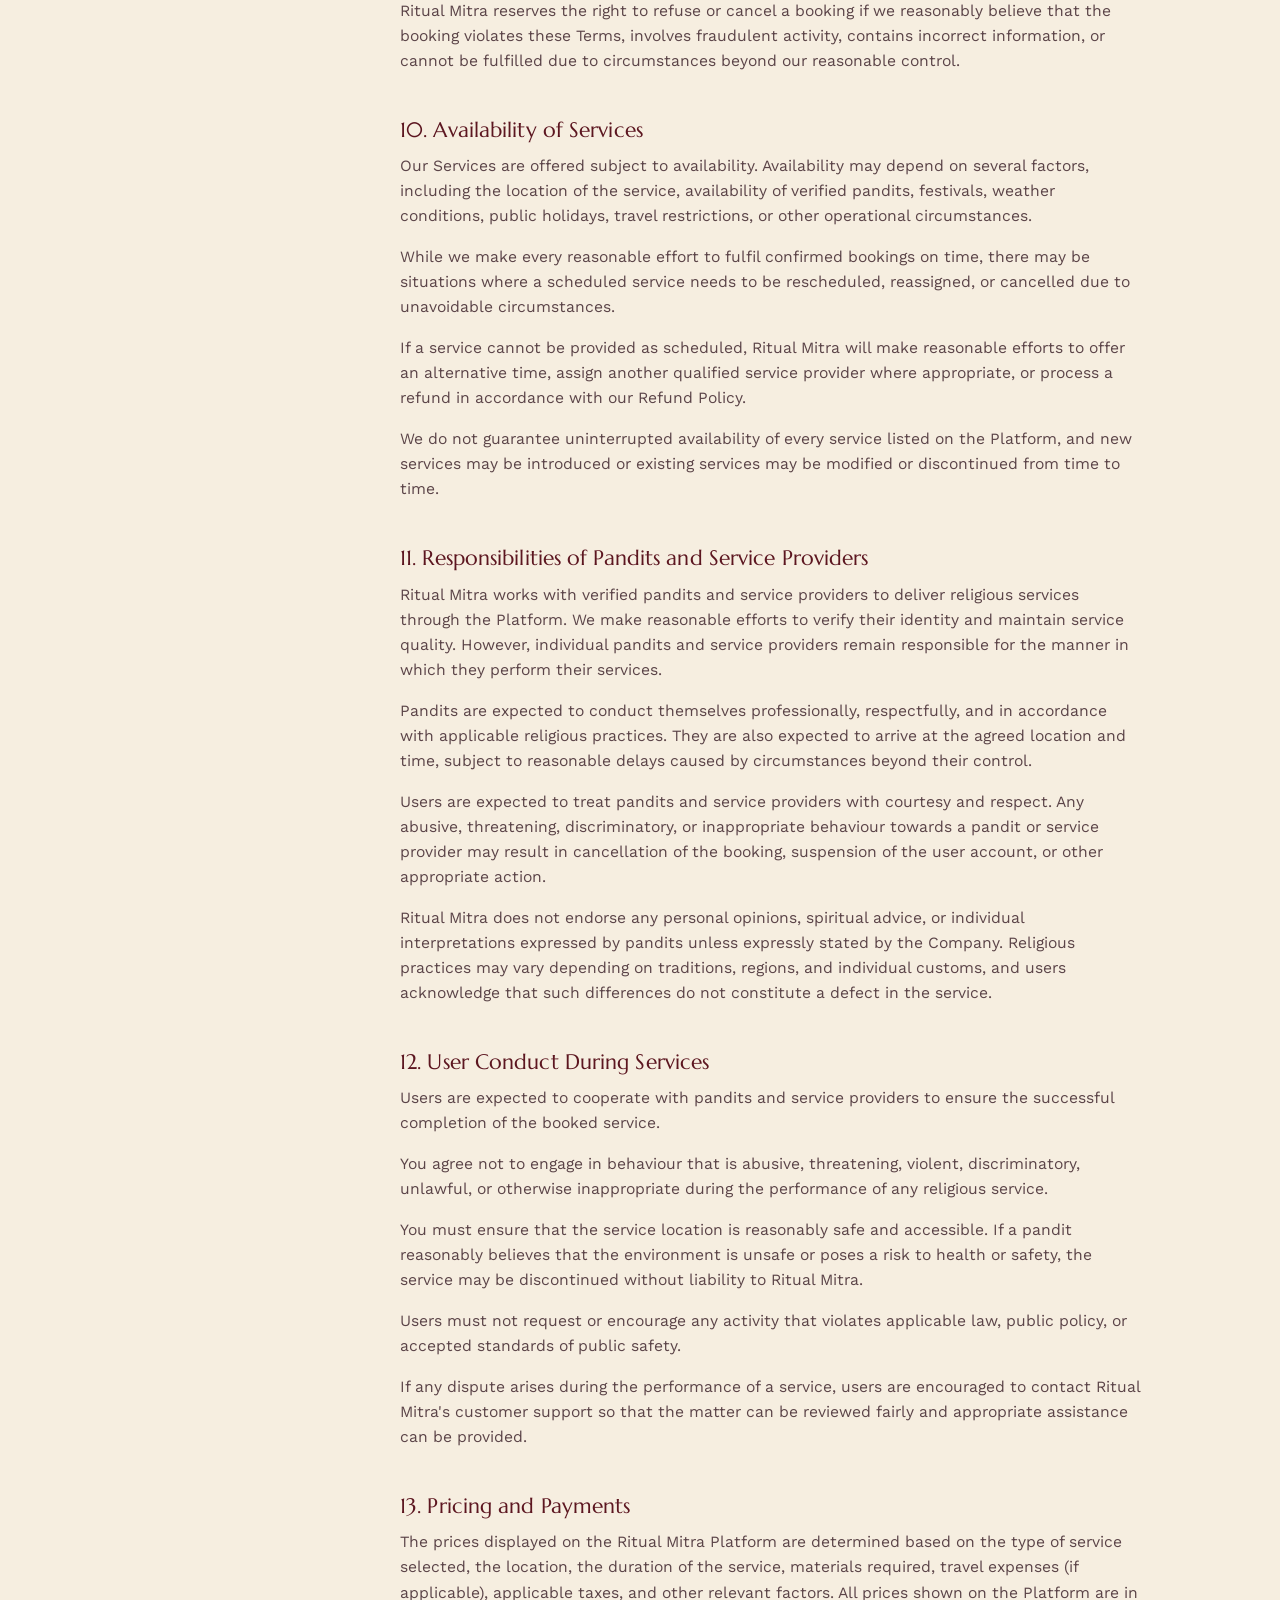
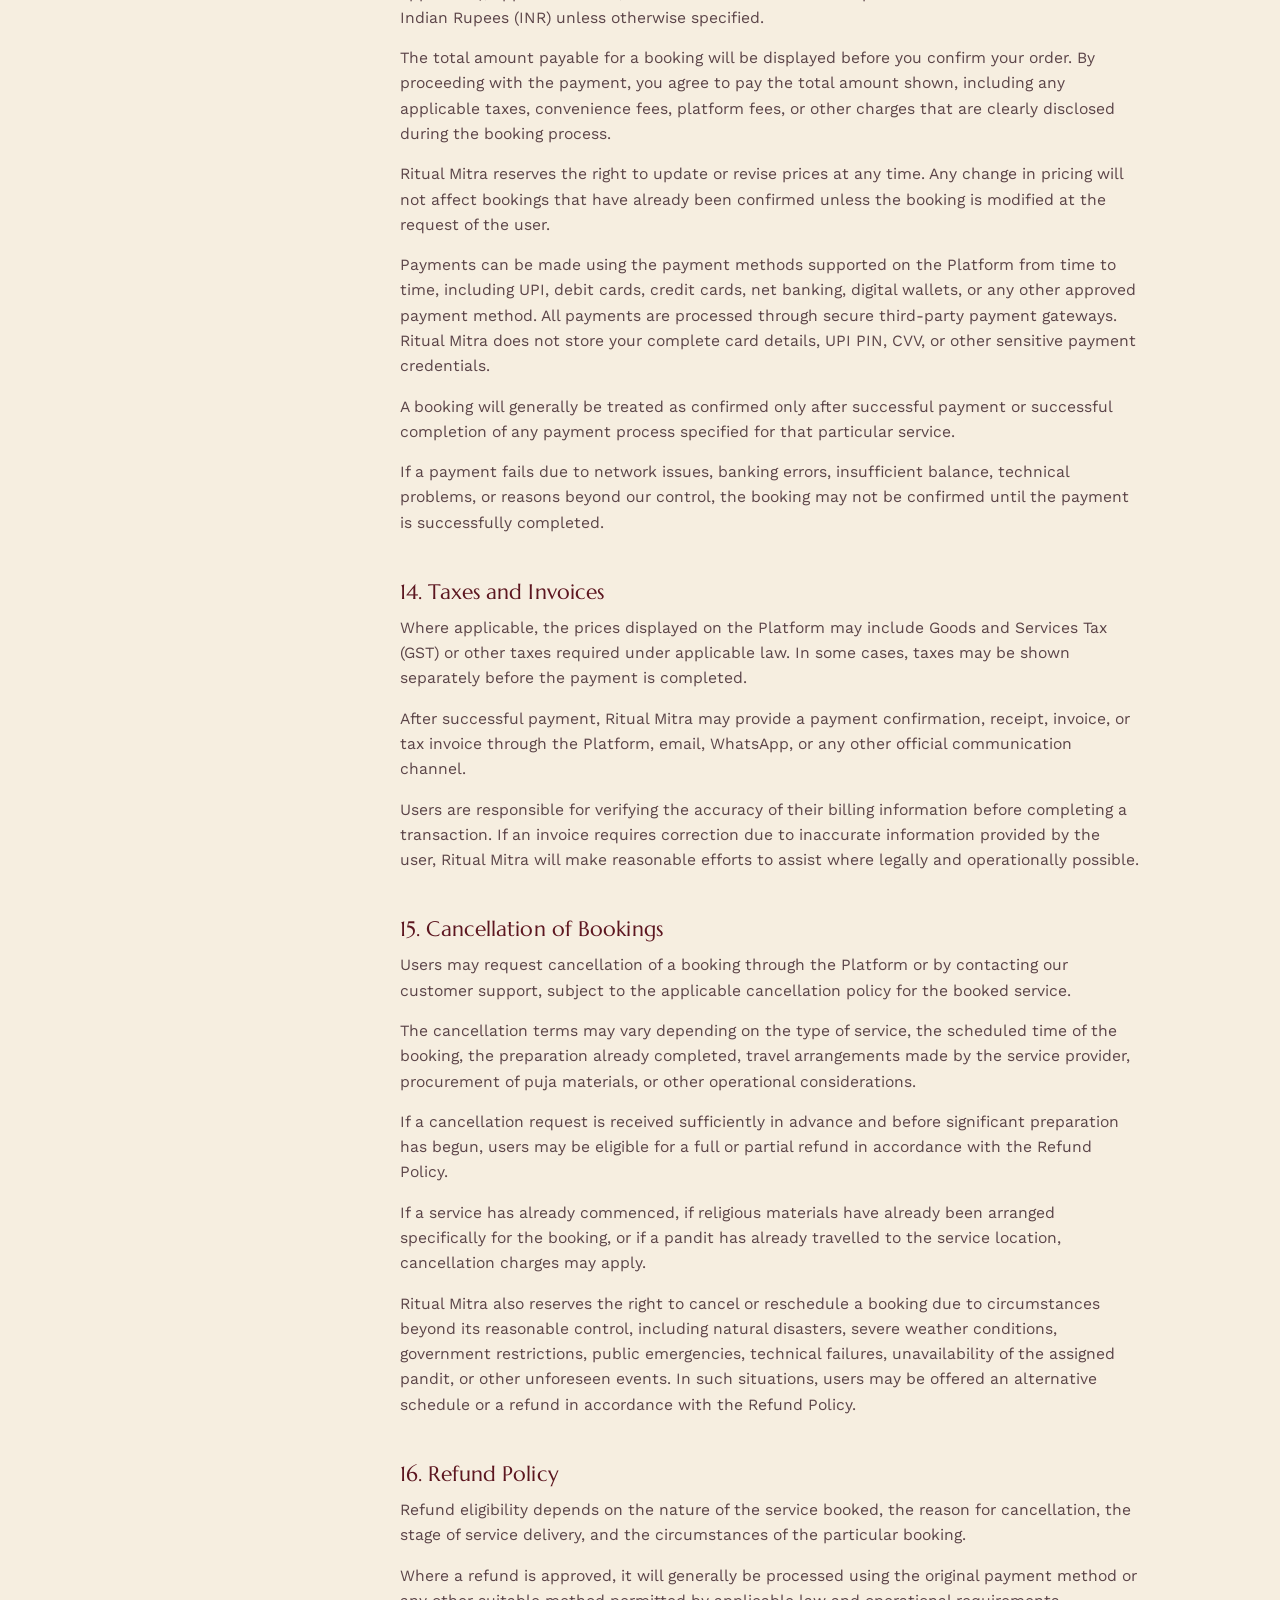
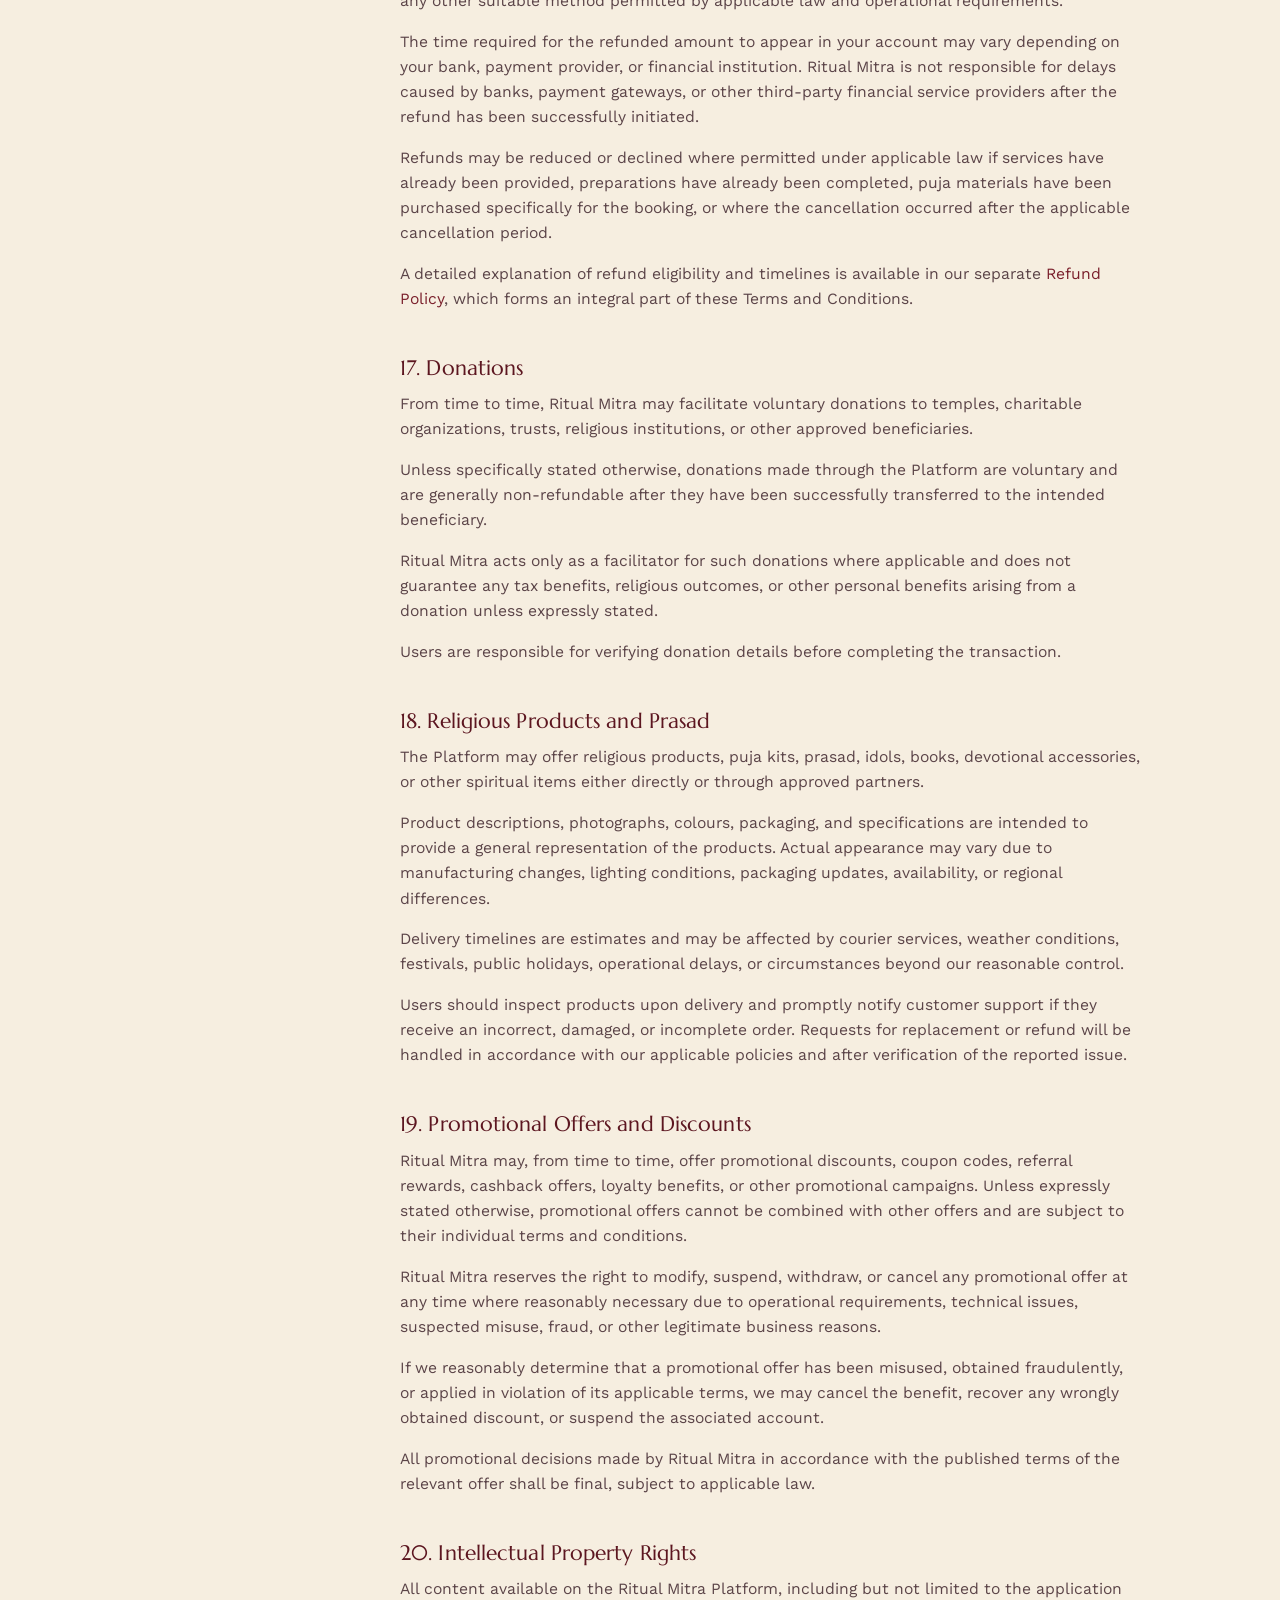
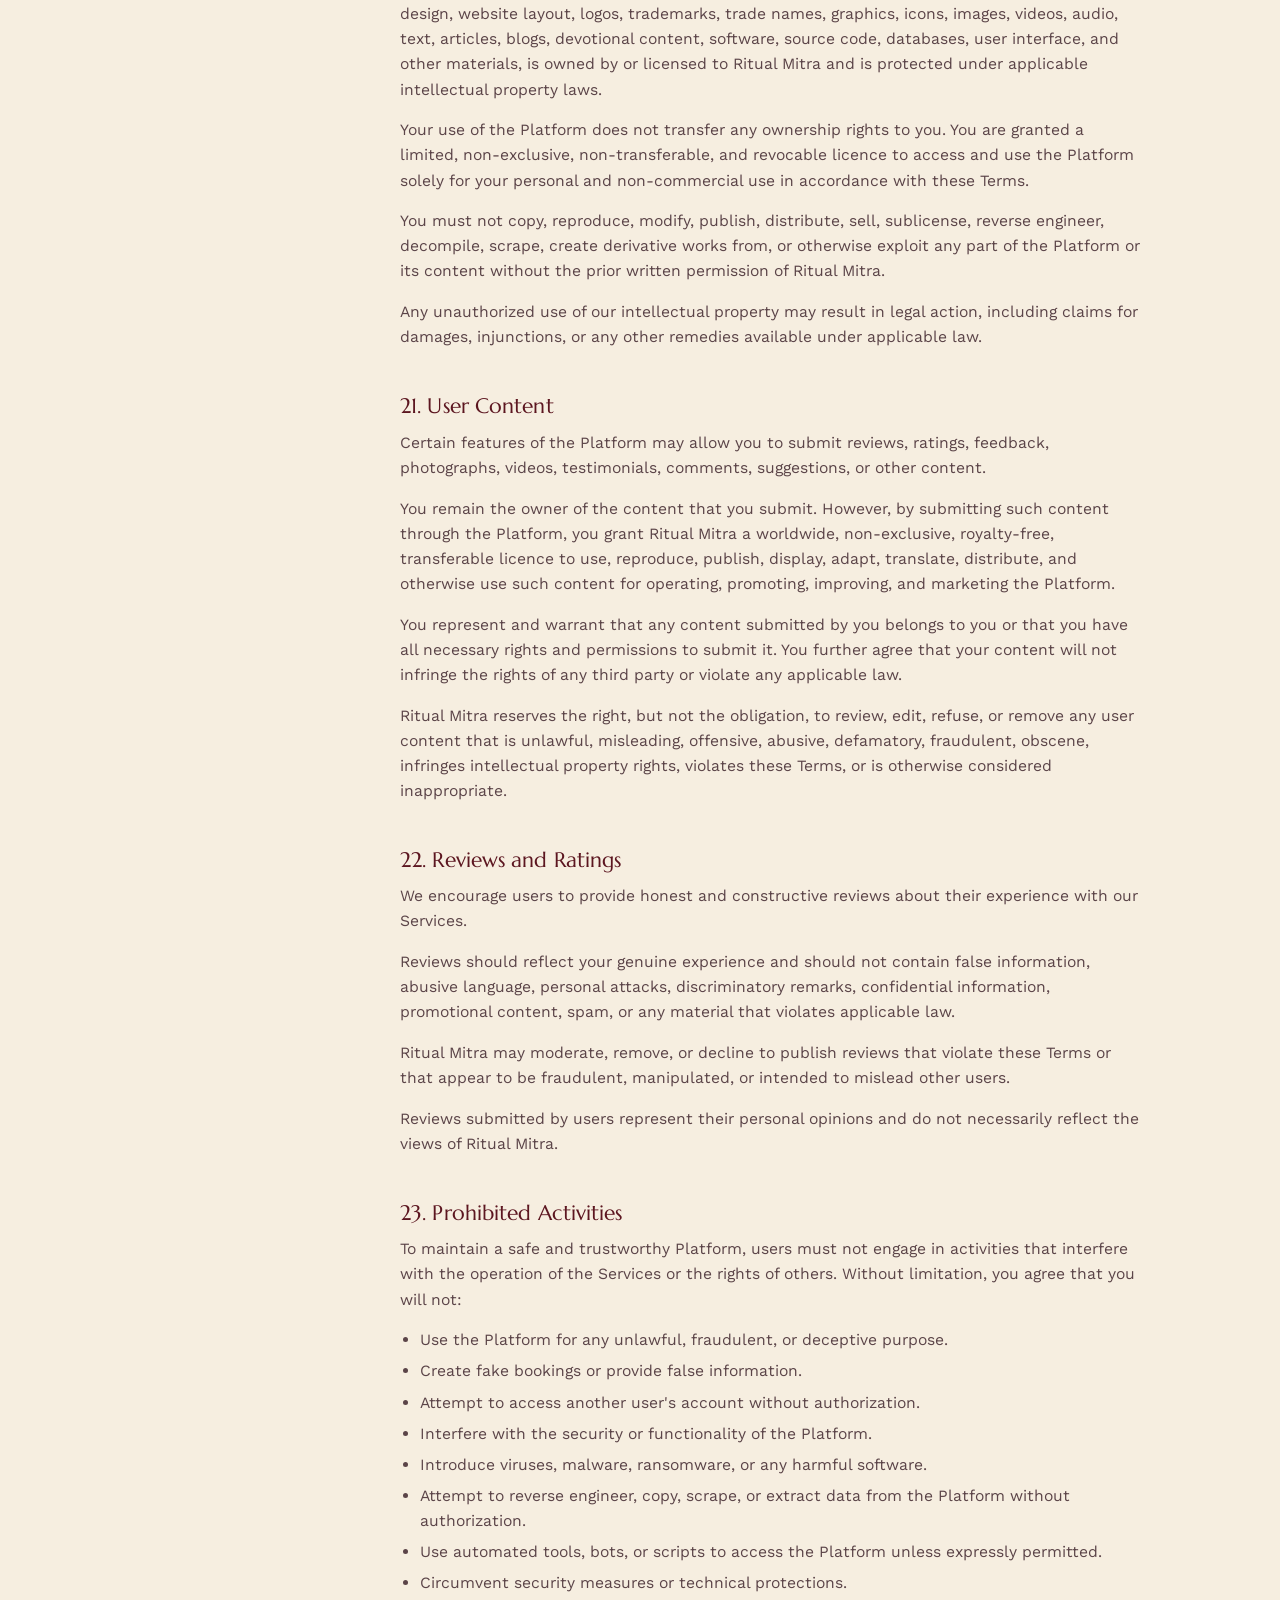
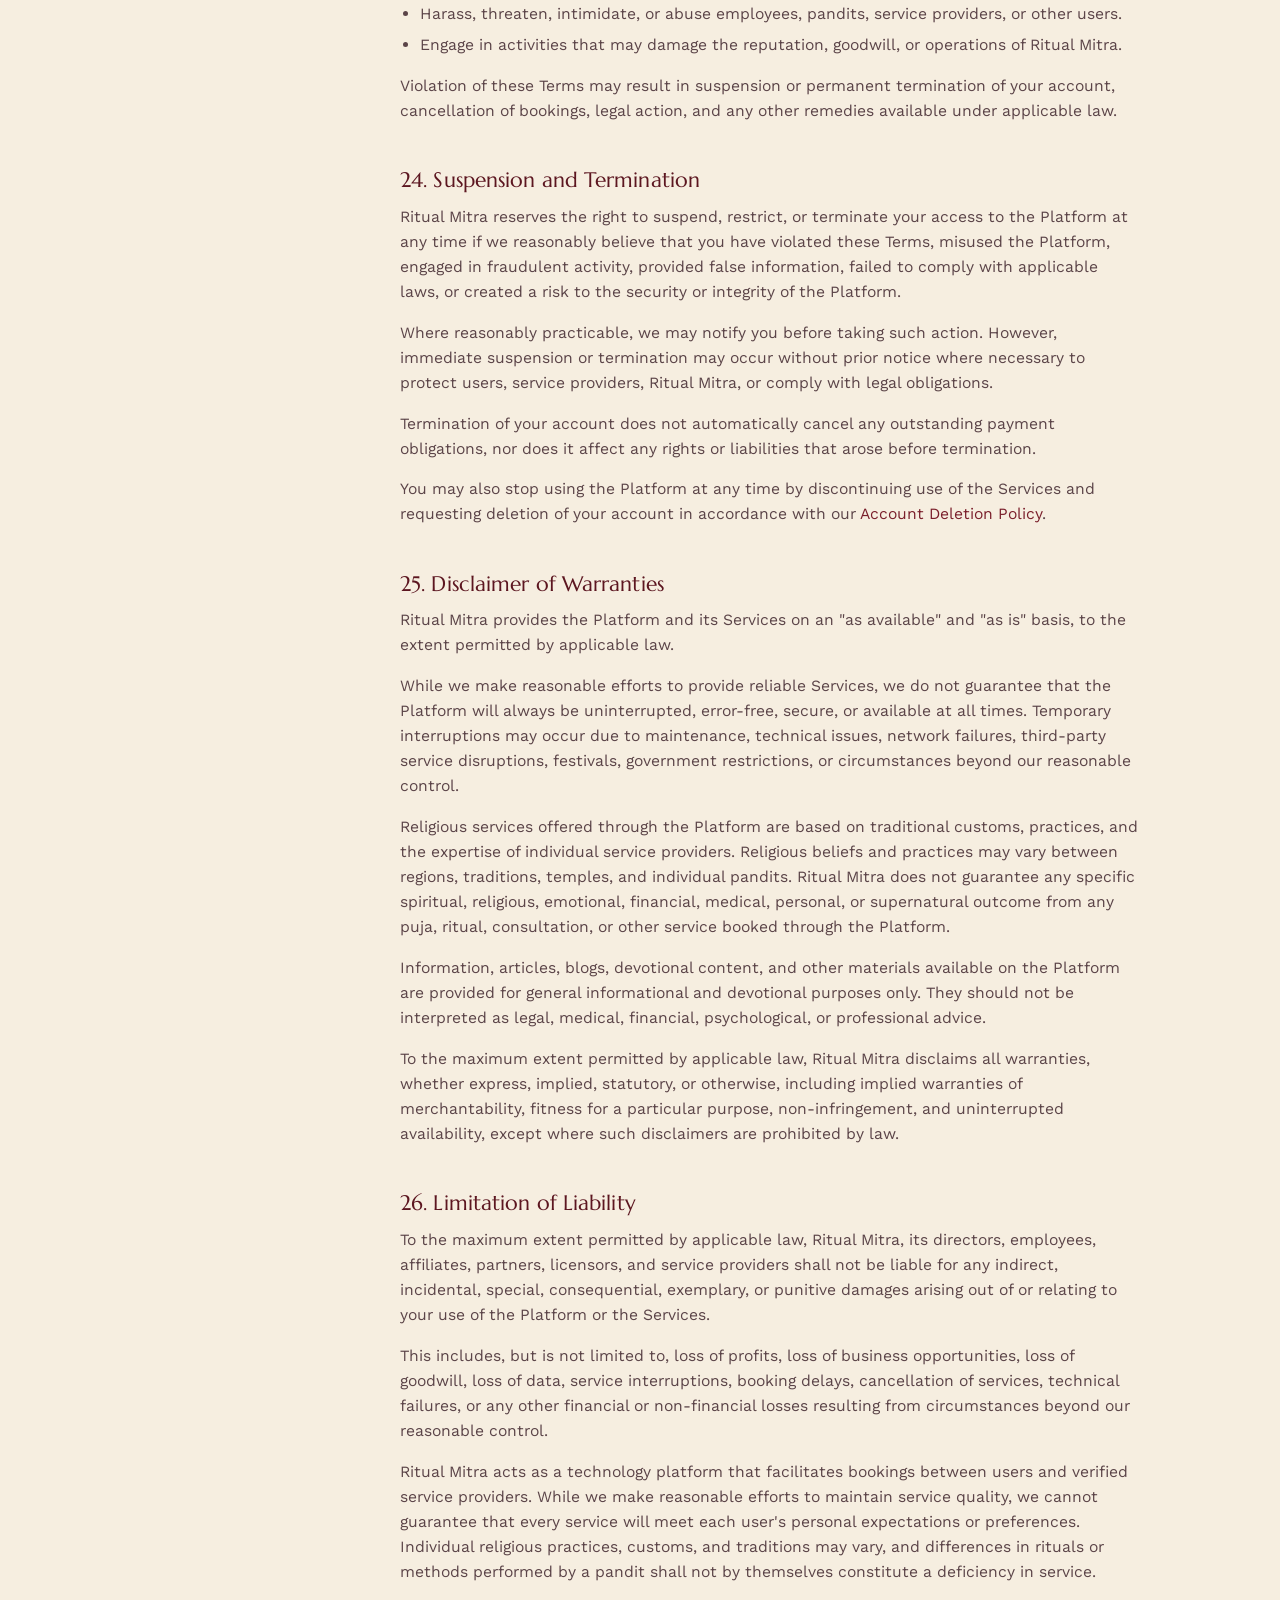
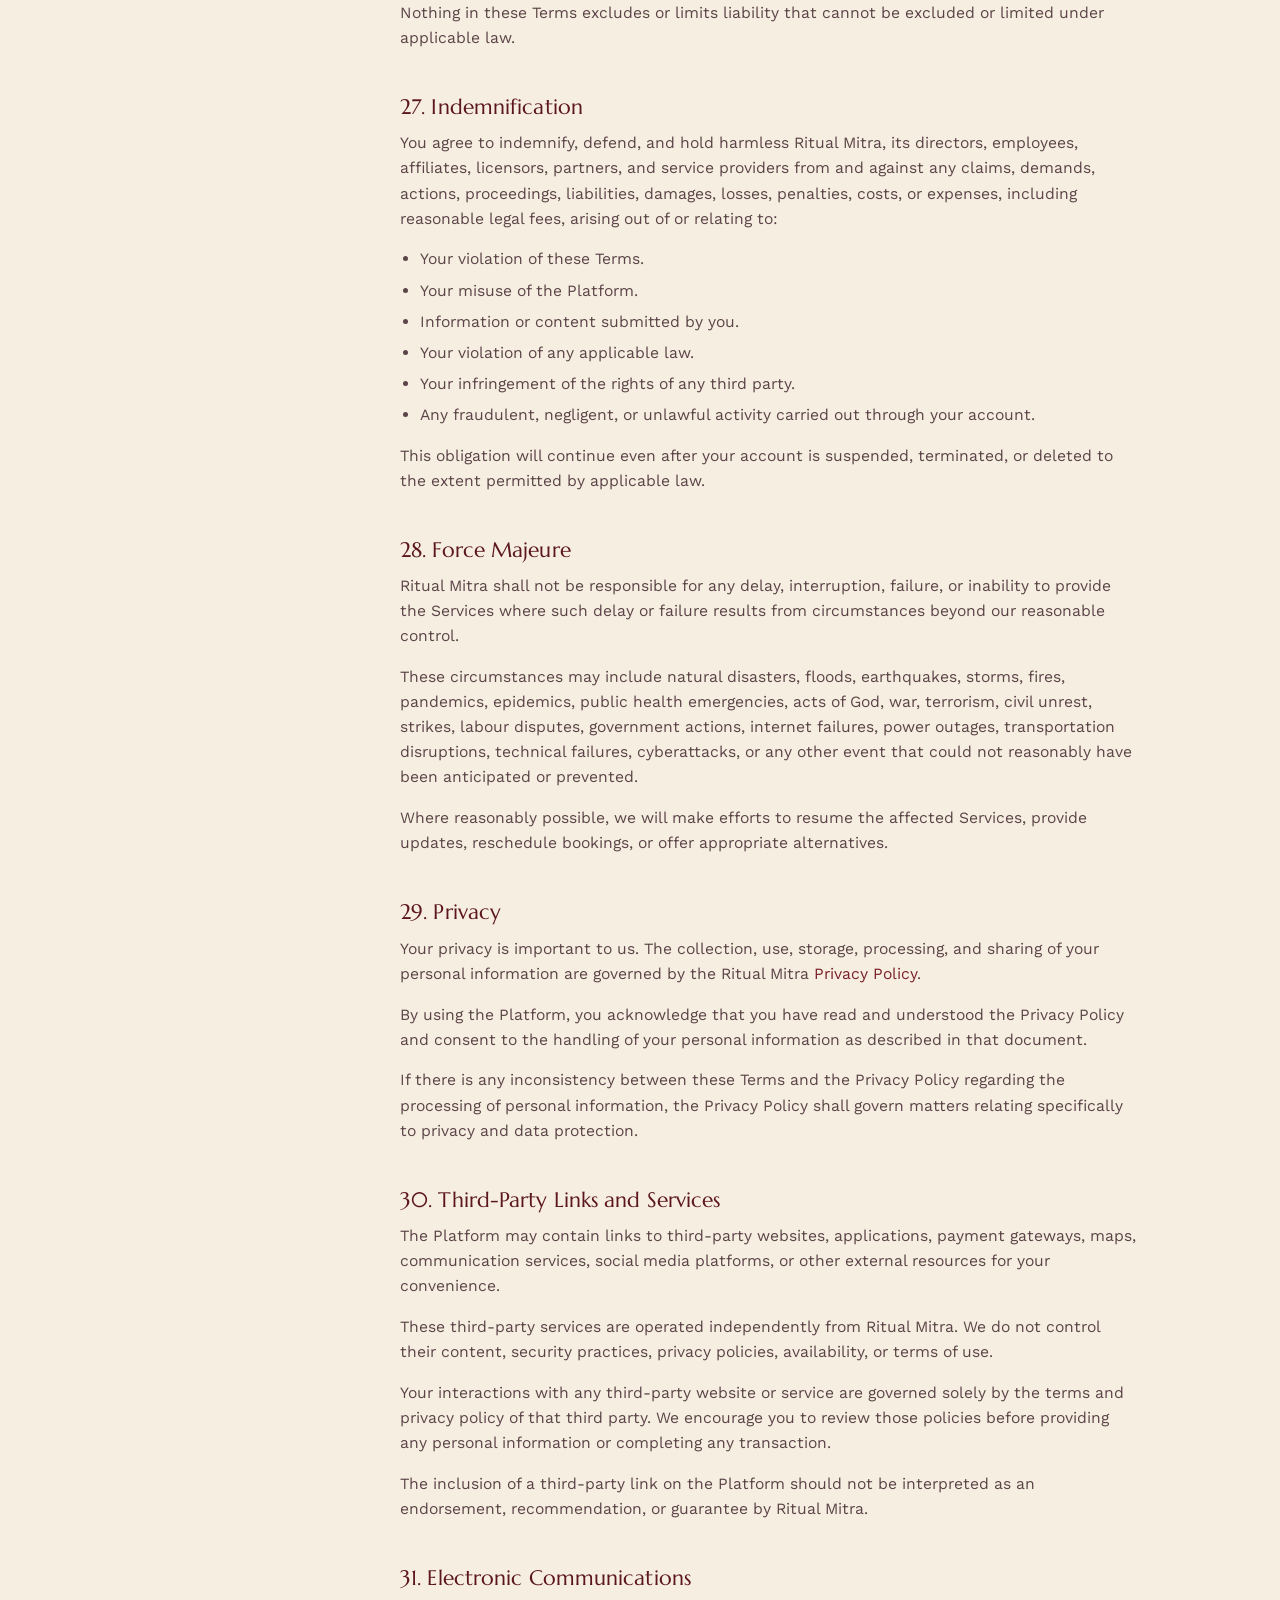
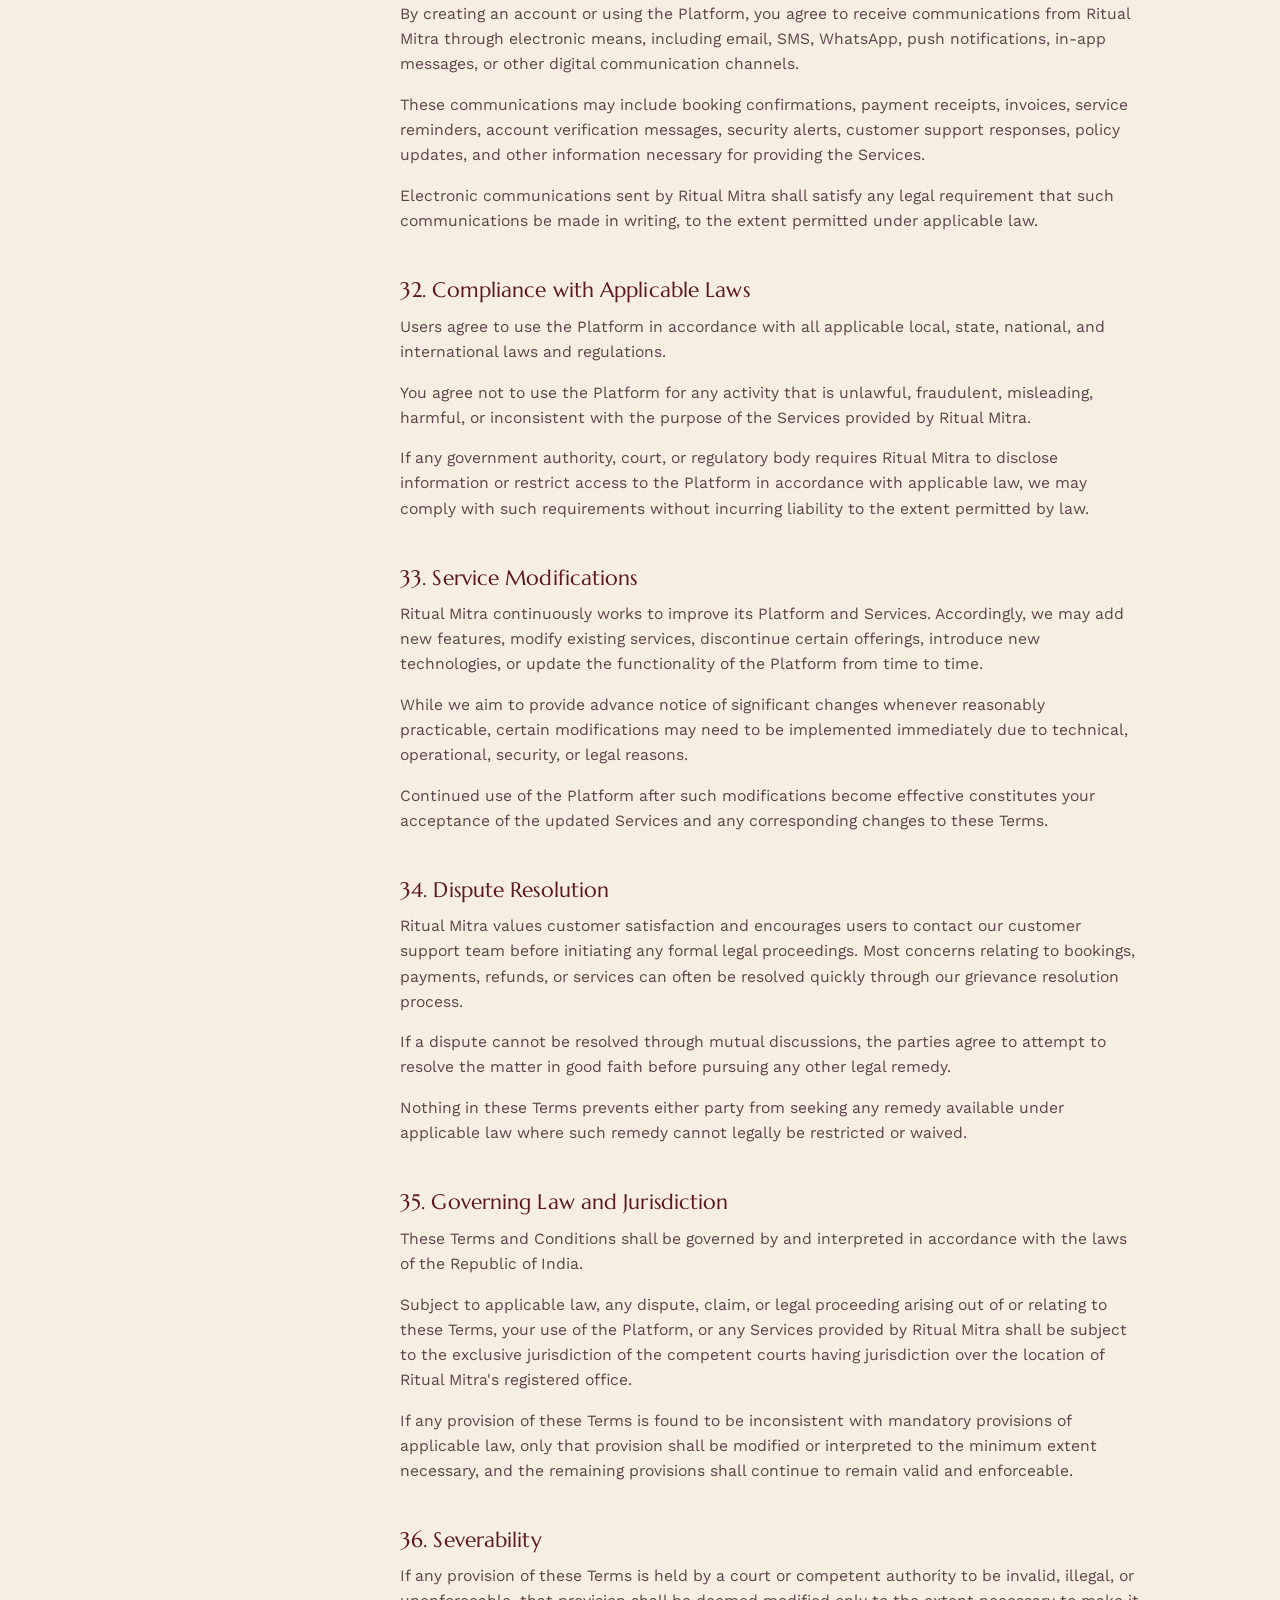
<file: terms.html>
<!doctype html>
<html lang="en">
<head>
<meta charset="UTF-8">
<meta name="viewport" content="width=device-width, initial-scale=1.0">
<title>Terms &amp; Conditions — Ritual Mitra</title>
<meta name="description" content="Ritual Mitra Terms and Conditions governing use of the mobile application, website and related services.">
<link rel="preconnect" href="https://fonts.googleapis.com">
<link rel="preconnect" href="https://fonts.gstatic.com" crossorigin>
<link href="https://fonts.googleapis.com/css2?family=Marcellus&family=Work+Sans:wght@400;500;600;700&display=swap" rel="stylesheet">
<link rel="stylesheet" href="style.css">
<link rel="icon" type="image/png" href="images/ritualmitra-icon.png">
</head>
<body>
<a class="skip-link" href="#main">Skip to content</a>

<header class="site-header">
  <nav class="nav">
    <a href="index.html" class="brand">
      <img src="images/ritualmitra-icon.png" alt="Ritual Mitra logo">
      Ritual Mitra
    </a>
    <button class="nav-toggle" aria-label="Toggle navigation" aria-expanded="false"><span></span></button>
    <ul class="nav-links">
      <li><a href="index.html">Home</a></li>
      <li><a href="about.html">About Us</a></li>
      <li><a href="services.html">Poojas</a></li>
      <li><a href="shop.html">Shop</a></li>
      <li><a href="how-it-works.html">How It Works</a></li>
      <li><a href="contact.html">Contact Us</a></li>
      <li><a href="download.html" class="nav-cta">Download App</a></li>
    </ul>
  </nav>
</header>

<main id="main">

  <section class="legal-header">
    <div class="container">
      <div class="kicker">Legal</div>
      <h1>Terms &amp; Conditions</h1>
      <p class="dates">Effective Date: 17 July 2026 &nbsp;·&nbsp; Last Updated: 17 July 2026</p>
    </div>
  </section>

  <section class="legal-body">
    <div class="container legal-layout">

      <nav class="legal-toc" aria-label="Terms and Conditions sections">
        <h4>ON THIS PAGE</h4>
        <ol>
          <li><a href="#t1">1. Introduction</a></li>
          <li><a href="#t2">2. Definitions</a></li>
          <li><a href="#t3">3. Eligibility</a></li>
          <li><a href="#t4">4. Acceptance of Terms</a></li>
          <li><a href="#t5">5. Scope of Services</a></li>
          <li><a href="#t6">6. User Account</a></li>
          <li><a href="#t7">7. User Responsibilities</a></li>
          <li><a href="#t8">8. Acceptable Use of the Platform</a></li>
          <li><a href="#t9">9. Booking of Services</a></li>
          <li><a href="#t10">10. Availability of Services</a></li>
          <li><a href="#t11">11. Responsibilities of Pandits</a></li>
          <li><a href="#t12">12. User Conduct During Services</a></li>
          <li><a href="#t13">13. Pricing and Payments</a></li>
          <li><a href="#t14">14. Taxes and Invoices</a></li>
          <li><a href="#t15">15. Cancellation of Bookings</a></li>
          <li><a href="#t16">16. Refund Policy</a></li>
          <li><a href="#t17">17. Donations</a></li>
          <li><a href="#t18">18. Religious Products and Prasad</a></li>
          <li><a href="#t19">19. Promotional Offers</a></li>
          <li><a href="#t20">20. Intellectual Property Rights</a></li>
          <li><a href="#t21">21. User Content</a></li>
          <li><a href="#t22">22. Reviews and Ratings</a></li>
          <li><a href="#t23">23. Prohibited Activities</a></li>
          <li><a href="#t24">24. Suspension and Termination</a></li>
          <li><a href="#t25">25. Disclaimer of Warranties</a></li>
          <li><a href="#t26">26. Limitation of Liability</a></li>
          <li><a href="#t27">27. Indemnification</a></li>
          <li><a href="#t28">28. Force Majeure</a></li>
          <li><a href="#t29">29. Privacy</a></li>
          <li><a href="#t30">30. Third-Party Links</a></li>
          <li><a href="#t31">31. Electronic Communications</a></li>
          <li><a href="#t32">32. Compliance with Applicable Laws</a></li>
          <li><a href="#t33">33. Service Modifications</a></li>
          <li><a href="#t34">34. Dispute Resolution</a></li>
          <li><a href="#t35">35. Governing Law and Jurisdiction</a></li>
          <li><a href="#t36">36. Severability</a></li>
          <li><a href="#t37">37. Waiver</a></li>
          <li><a href="#t38">38. Assignment</a></li>
          <li><a href="#t39">39. Entire Agreement</a></li>
          <li><a href="#t40">40. Notices</a></li>
          <li><a href="#t41">41. Grievance Redressal</a></li>
          <li><a href="#t42">42. Contact Information</a></li>
          <li><a href="#t43">43. Acceptance of Terms</a></li>
        </ol>
      </nav>

      <div class="legal-content">

        <h2 id="t1">1. Introduction</h2>
        <p>Welcome to Ritual Mitra. These Terms and Conditions ("Terms") govern your access to and use of the Ritual Mitra mobile application, website, and all related services offered through the Platform. By accessing, registering, or using our Services, you acknowledge that you have read, understood, and agreed to be bound by these Terms.</p>
        <p>If you do not agree with any part of these Terms, you must not access or use the Platform.</p>
        <p>Ritual Mitra is an online platform that enables users to discover, book, and manage religious and spiritual services, including pujas, pandit bookings, temple services, spiritual consultations, devotional offerings, and any additional services introduced from time to time.</p>
        <p>These Terms form a legally binding agreement between you and Ritual Mitra. They explain your rights and responsibilities, our responsibilities, the rules governing the use of our Platform, payment procedures, cancellations, refunds, dispute resolution, and other important legal matters.</p>
        <p>Your use of the Platform is also subject to our Privacy Policy, Refund Policy, Account Deletion Policy, and any additional policies published by Ritual Mitra. By using the Platform, you agree to comply with all such policies as they may be updated from time to time.</p>
        <p>We reserve the right to modify these Terms whenever necessary due to changes in our Services, technology, legal requirements, or business practices. Any updated version will be published on the Platform with a revised "Last Updated" date. Your continued use of the Platform after such changes become effective constitutes your acceptance of the revised Terms.</p>

        <h2 id="t2">2. Definitions</h2>
        <p>"Ritual Mitra," "Company," "we," "our," and "us" refer to the owner and operator of the Ritual Mitra Platform.</p>
        <p>"User," "you," and "your" refer to any individual or entity that accesses, browses, registers, or uses the Platform.</p>
        <p>"Platform" means the Ritual Mitra mobile application, website, customer support channels, and any other digital services operated by the Company.</p>
        <p>"Services" means all religious, spiritual, devotional, and related services made available through the Platform, including services that may be introduced in the future.</p>
        <p>"Pandit" means a verified priest, spiritual guide, astrologer, temple representative, or any other service provider registered or engaged through the Platform to provide religious or spiritual services.</p>
        <p>"Booking" means a request placed by a user for any service available on the Platform.</p>
        <p>"Order" includes any confirmed booking, purchase, subscription, donation, or transaction completed through the Platform.</p>
        <p>"Content" means all text, images, graphics, logos, videos, audio, software, icons, trademarks, designs, and other material displayed on the Platform.</p>
        <p>"Applicable Law" means all laws, rules, regulations, notifications, and governmental requirements that apply to these Terms and the Services provided by Ritual Mitra.</p>

        <h2 id="t3">3. Eligibility</h2>
        <p>You may use the Platform only if you are legally capable of entering into a binding agreement under the laws applicable to you.</p>
        <p>If you are under the age required to enter into a legally binding contract, you may use the Platform only under the supervision and consent of a parent or legal guardian, who agrees to these Terms on your behalf.</p>
        <p>By using the Platform, you represent and warrant that the information you provide is true, accurate, complete, and up to date. You agree to update your information whenever necessary to ensure its continued accuracy.</p>
        <p>Ritual Mitra reserves the right to suspend, restrict, or terminate access to the Platform if we reasonably believe that false, misleading, or incomplete information has been provided or that these Terms have been violated.</p>

        <h2 id="t4">4. Acceptance of Terms</h2>
        <p>By creating an account, booking a service, making a payment, browsing the Platform, contacting customer support, or otherwise using any feature of Ritual Mitra, you agree to be legally bound by these Terms.</p>
        <p>These Terms apply to all users of the Platform, including visitors, registered users, customers, and verified service providers where applicable.</p>
        <p>If any part of these Terms is found to be invalid or unenforceable under applicable law, the remaining provisions will continue to remain in full force and effect.</p>

        <h2 id="t5">5. Scope of Services</h2>
        <p>Ritual Mitra provides an online technology platform that facilitates the discovery, booking, coordination, and management of religious and spiritual services.</p>
        <p>Depending on availability, the Platform may offer services such as home pujas, temple pujas, online consultations, pandit bookings, religious ceremonies, festival-related services, devotional content, religious products, charitable donations, subscriptions, and other services introduced in the future.</p>
        <p>While Ritual Mitra strives to ensure a smooth and reliable experience, the availability of specific services may vary depending on factors such as location, timing, service provider availability, festivals, weather conditions, public holidays, government restrictions, and other circumstances beyond our reasonable control.</p>
        <p>We reserve the right to modify, suspend, discontinue, or introduce any feature or service at any time without prior notice where reasonably necessary for business, operational, technical, or legal reasons.</p>

        <h2 id="t6">6. User Account</h2>
        <p>Certain features of the Platform require you to create an account. You are responsible for maintaining the confidentiality of your login credentials and for all activities carried out using your account.</p>
        <p>You agree not to share your account with any other person or allow unauthorized access to your account. If you believe your account has been compromised or used without your permission, you must notify Ritual Mitra immediately.</p>
        <p>We may suspend or terminate your account if we reasonably believe that it has been used for fraudulent activities, illegal purposes, unauthorized access, abuse of the Platform, or violation of these Terms.</p>
        <p>You are responsible for ensuring that the contact information associated with your account remains accurate and up to date so that we can communicate important information regarding your bookings and account.</p>

        <h2 id="t7">7. User Responsibilities</h2>
        <p>By using the Ritual Mitra Platform, you agree to use the Services responsibly, honestly, and in accordance with these Terms and all applicable laws. You are responsible for ensuring that the information you provide during registration, booking, or communication with us is accurate, complete, and up to date.</p>
        <p>You agree to provide correct booking details, including the location, preferred date and time, contact information, and any other information required to perform the requested religious service. Ritual Mitra shall not be responsible for delays, failed bookings, or additional costs resulting from incorrect or incomplete information provided by you.</p>
        <p>You are responsible for maintaining the confidentiality of your account credentials and for all activities carried out using your account. If you suspect any unauthorized use of your account, you must immediately notify Ritual Mitra so that appropriate action can be taken.</p>
        <p>You are also responsible for ensuring that the location where a home puja or other service is to be performed is safe, accessible, and suitable for the requested service. Any special requirements should be communicated to us during the booking process.</p>

        <h2 id="t8">8. Acceptable Use of the Platform</h2>
        <p>Ritual Mitra is intended to be used only for lawful and genuine purposes. You agree not to misuse the Platform or engage in activities that may interfere with its operation or affect other users.</p>
        <p>While using the Platform, you must not:</p>
        <ul>
          <li>Use false or misleading information.</li>
          <li>Create multiple accounts for fraudulent purposes.</li>
          <li>Attempt to gain unauthorized access to our systems, servers, or user accounts.</li>
          <li>Upload viruses, malicious software, or harmful code.</li>
          <li>Disrupt the operation, security, or performance of the Platform.</li>
          <li>Impersonate another individual or organization.</li>
          <li>Use abusive, offensive, threatening, discriminatory, or defamatory language while interacting with customer support, pandits, or other users.</li>
          <li>Engage in illegal, fraudulent, or deceptive activities.</li>
          <li>Attempt to reverse engineer, copy, modify, or exploit any part of the Platform without our written permission.</li>
          <li>Use the Platform in any manner that violates applicable laws or regulations.</li>
        </ul>
        <p>Ritual Mitra reserves the right to suspend or permanently terminate any account that is found to be involved in misuse, fraud, abuse, illegal activities, or repeated violations of these Terms.</p>

        <h2 id="t9">9. Booking of Services</h2>
        <p>Ritual Mitra allows users to book various religious and spiritual services through the Platform. A booking request does not automatically guarantee confirmation. A booking becomes confirmed only after successful payment (where applicable), availability of the selected service, and confirmation from Ritual Mitra or the assigned service provider.</p>
        <p>After a booking is confirmed, you will receive confirmation through the Platform, SMS, email, WhatsApp, or any other communication channel made available by Ritual Mitra.</p>
        <p>You are responsible for reviewing your booking details before confirming your order. If you notice any errors, you should contact customer support as soon as possible. While we will make reasonable efforts to assist you, modifications may not always be possible once a booking has been confirmed.</p>
        <p>Certain services may require advance preparation, religious materials, travel arrangements, or scheduling with service providers. Accordingly, booking timelines may vary depending on the type of service requested.</p>
        <p>Ritual Mitra reserves the right to refuse or cancel a booking if we reasonably believe that the booking violates these Terms, involves fraudulent activity, contains incorrect information, or cannot be fulfilled due to circumstances beyond our reasonable control.</p>

        <h2 id="t10">10. Availability of Services</h2>
        <p>Our Services are offered subject to availability. Availability may depend on several factors, including the location of the service, availability of verified pandits, festivals, weather conditions, public holidays, travel restrictions, or other operational circumstances.</p>
        <p>While we make every reasonable effort to fulfil confirmed bookings on time, there may be situations where a scheduled service needs to be rescheduled, reassigned, or cancelled due to unavoidable circumstances.</p>
        <p>If a service cannot be provided as scheduled, Ritual Mitra will make reasonable efforts to offer an alternative time, assign another qualified service provider where appropriate, or process a refund in accordance with our Refund Policy.</p>
        <p>We do not guarantee uninterrupted availability of every service listed on the Platform, and new services may be introduced or existing services may be modified or discontinued from time to time.</p>

        <h2 id="t11">11. Responsibilities of Pandits and Service Providers</h2>
        <p>Ritual Mitra works with verified pandits and service providers to deliver religious services through the Platform. We make reasonable efforts to verify their identity and maintain service quality. However, individual pandits and service providers remain responsible for the manner in which they perform their services.</p>
        <p>Pandits are expected to conduct themselves professionally, respectfully, and in accordance with applicable religious practices. They are also expected to arrive at the agreed location and time, subject to reasonable delays caused by circumstances beyond their control.</p>
        <p>Users are expected to treat pandits and service providers with courtesy and respect. Any abusive, threatening, discriminatory, or inappropriate behaviour towards a pandit or service provider may result in cancellation of the booking, suspension of the user account, or other appropriate action.</p>
        <p>Ritual Mitra does not endorse any personal opinions, spiritual advice, or individual interpretations expressed by pandits unless expressly stated by the Company. Religious practices may vary depending on traditions, regions, and individual customs, and users acknowledge that such differences do not constitute a defect in the service.</p>

        <h2 id="t12">12. User Conduct During Services</h2>
        <p>Users are expected to cooperate with pandits and service providers to ensure the successful completion of the booked service.</p>
        <p>You agree not to engage in behaviour that is abusive, threatening, violent, discriminatory, unlawful, or otherwise inappropriate during the performance of any religious service.</p>
        <p>You must ensure that the service location is reasonably safe and accessible. If a pandit reasonably believes that the environment is unsafe or poses a risk to health or safety, the service may be discontinued without liability to Ritual Mitra.</p>
        <p>Users must not request or encourage any activity that violates applicable law, public policy, or accepted standards of public safety.</p>
        <p>If any dispute arises during the performance of a service, users are encouraged to contact Ritual Mitra's customer support so that the matter can be reviewed fairly and appropriate assistance can be provided.</p>

        <h2 id="t13">13. Pricing and Payments</h2>
        <p>The prices displayed on the Ritual Mitra Platform are determined based on the type of service selected, the location, the duration of the service, materials required, travel expenses (if applicable), applicable taxes, and other relevant factors. All prices shown on the Platform are in Indian Rupees (INR) unless otherwise specified.</p>
        <p>The total amount payable for a booking will be displayed before you confirm your order. By proceeding with the payment, you agree to pay the total amount shown, including any applicable taxes, convenience fees, platform fees, or other charges that are clearly disclosed during the booking process.</p>
        <p>Ritual Mitra reserves the right to update or revise prices at any time. Any change in pricing will not affect bookings that have already been confirmed unless the booking is modified at the request of the user.</p>
        <p>Payments can be made using the payment methods supported on the Platform from time to time, including UPI, debit cards, credit cards, net banking, digital wallets, or any other approved payment method. All payments are processed through secure third-party payment gateways. Ritual Mitra does not store your complete card details, UPI PIN, CVV, or other sensitive payment credentials.</p>
        <p>A booking will generally be treated as confirmed only after successful payment or successful completion of any payment process specified for that particular service.</p>
        <p>If a payment fails due to network issues, banking errors, insufficient balance, technical problems, or reasons beyond our control, the booking may not be confirmed until the payment is successfully completed.</p>

        <h2 id="t14">14. Taxes and Invoices</h2>
        <p>Where applicable, the prices displayed on the Platform may include Goods and Services Tax (GST) or other taxes required under applicable law. In some cases, taxes may be shown separately before the payment is completed.</p>
        <p>After successful payment, Ritual Mitra may provide a payment confirmation, receipt, invoice, or tax invoice through the Platform, email, WhatsApp, or any other official communication channel.</p>
        <p>Users are responsible for verifying the accuracy of their billing information before completing a transaction. If an invoice requires correction due to inaccurate information provided by the user, Ritual Mitra will make reasonable efforts to assist where legally and operationally possible.</p>

        <h2 id="t15">15. Cancellation of Bookings</h2>
        <p>Users may request cancellation of a booking through the Platform or by contacting our customer support, subject to the applicable cancellation policy for the booked service.</p>
        <p>The cancellation terms may vary depending on the type of service, the scheduled time of the booking, the preparation already completed, travel arrangements made by the service provider, procurement of puja materials, or other operational considerations.</p>
        <p>If a cancellation request is received sufficiently in advance and before significant preparation has begun, users may be eligible for a full or partial refund in accordance with the Refund Policy.</p>
        <p>If a service has already commenced, if religious materials have already been arranged specifically for the booking, or if a pandit has already travelled to the service location, cancellation charges may apply.</p>
        <p>Ritual Mitra also reserves the right to cancel or reschedule a booking due to circumstances beyond its reasonable control, including natural disasters, severe weather conditions, government restrictions, public emergencies, technical failures, unavailability of the assigned pandit, or other unforeseen events. In such situations, users may be offered an alternative schedule or a refund in accordance with the Refund Policy.</p>

        <h2 id="t16">16. Refund Policy</h2>
        <p>Refund eligibility depends on the nature of the service booked, the reason for cancellation, the stage of service delivery, and the circumstances of the particular booking.</p>
        <p>Where a refund is approved, it will generally be processed using the original payment method or any other suitable method permitted by applicable law and operational requirements.</p>
        <p>The time required for the refunded amount to appear in your account may vary depending on your bank, payment provider, or financial institution. Ritual Mitra is not responsible for delays caused by banks, payment gateways, or other third-party financial service providers after the refund has been successfully initiated.</p>
        <p>Refunds may be reduced or declined where permitted under applicable law if services have already been provided, preparations have already been completed, puja materials have been purchased specifically for the booking, or where the cancellation occurred after the applicable cancellation period.</p>
        <p>A detailed explanation of refund eligibility and timelines is available in our separate <a href="refund-policy.html" style="color:var(--maroon);">Refund Policy</a>, which forms an integral part of these Terms and Conditions.</p>

        <h2 id="t17">17. Donations</h2>
        <p>From time to time, Ritual Mitra may facilitate voluntary donations to temples, charitable organizations, trusts, religious institutions, or other approved beneficiaries.</p>
        <p>Unless specifically stated otherwise, donations made through the Platform are voluntary and are generally non-refundable after they have been successfully transferred to the intended beneficiary.</p>
        <p>Ritual Mitra acts only as a facilitator for such donations where applicable and does not guarantee any tax benefits, religious outcomes, or other personal benefits arising from a donation unless expressly stated.</p>
        <p>Users are responsible for verifying donation details before completing the transaction.</p>

        <h2 id="t18">18. Religious Products and Prasad</h2>
        <p>The Platform may offer religious products, puja kits, prasad, idols, books, devotional accessories, or other spiritual items either directly or through approved partners.</p>
        <p>Product descriptions, photographs, colours, packaging, and specifications are intended to provide a general representation of the products. Actual appearance may vary due to manufacturing changes, lighting conditions, packaging updates, availability, or regional differences.</p>
        <p>Delivery timelines are estimates and may be affected by courier services, weather conditions, festivals, public holidays, operational delays, or circumstances beyond our reasonable control.</p>
        <p>Users should inspect products upon delivery and promptly notify customer support if they receive an incorrect, damaged, or incomplete order. Requests for replacement or refund will be handled in accordance with our applicable policies and after verification of the reported issue.</p>

        <h2 id="t19">19. Promotional Offers and Discounts</h2>
        <p>Ritual Mitra may, from time to time, offer promotional discounts, coupon codes, referral rewards, cashback offers, loyalty benefits, or other promotional campaigns. Unless expressly stated otherwise, promotional offers cannot be combined with other offers and are subject to their individual terms and conditions.</p>
        <p>Ritual Mitra reserves the right to modify, suspend, withdraw, or cancel any promotional offer at any time where reasonably necessary due to operational requirements, technical issues, suspected misuse, fraud, or other legitimate business reasons.</p>
        <p>If we reasonably determine that a promotional offer has been misused, obtained fraudulently, or applied in violation of its applicable terms, we may cancel the benefit, recover any wrongly obtained discount, or suspend the associated account.</p>
        <p>All promotional decisions made by Ritual Mitra in accordance with the published terms of the relevant offer shall be final, subject to applicable law.</p>

        <h2 id="t20">20. Intellectual Property Rights</h2>
        <p>All content available on the Ritual Mitra Platform, including but not limited to the application design, website layout, logos, trademarks, trade names, graphics, icons, images, videos, audio, text, articles, blogs, devotional content, software, source code, databases, user interface, and other materials, is owned by or licensed to Ritual Mitra and is protected under applicable intellectual property laws.</p>
        <p>Your use of the Platform does not transfer any ownership rights to you. You are granted a limited, non-exclusive, non-transferable, and revocable licence to access and use the Platform solely for your personal and non-commercial use in accordance with these Terms.</p>
        <p>You must not copy, reproduce, modify, publish, distribute, sell, sublicense, reverse engineer, decompile, scrape, create derivative works from, or otherwise exploit any part of the Platform or its content without the prior written permission of Ritual Mitra.</p>
        <p>Any unauthorized use of our intellectual property may result in legal action, including claims for damages, injunctions, or any other remedies available under applicable law.</p>

        <h2 id="t21">21. User Content</h2>
        <p>Certain features of the Platform may allow you to submit reviews, ratings, feedback, photographs, videos, testimonials, comments, suggestions, or other content.</p>
        <p>You remain the owner of the content that you submit. However, by submitting such content through the Platform, you grant Ritual Mitra a worldwide, non-exclusive, royalty-free, transferable licence to use, reproduce, publish, display, adapt, translate, distribute, and otherwise use such content for operating, promoting, improving, and marketing the Platform.</p>
        <p>You represent and warrant that any content submitted by you belongs to you or that you have all necessary rights and permissions to submit it. You further agree that your content will not infringe the rights of any third party or violate any applicable law.</p>
        <p>Ritual Mitra reserves the right, but not the obligation, to review, edit, refuse, or remove any user content that is unlawful, misleading, offensive, abusive, defamatory, fraudulent, obscene, infringes intellectual property rights, violates these Terms, or is otherwise considered inappropriate.</p>

        <h2 id="t22">22. Reviews and Ratings</h2>
        <p>We encourage users to provide honest and constructive reviews about their experience with our Services.</p>
        <p>Reviews should reflect your genuine experience and should not contain false information, abusive language, personal attacks, discriminatory remarks, confidential information, promotional content, spam, or any material that violates applicable law.</p>
        <p>Ritual Mitra may moderate, remove, or decline to publish reviews that violate these Terms or that appear to be fraudulent, manipulated, or intended to mislead other users.</p>
        <p>Reviews submitted by users represent their personal opinions and do not necessarily reflect the views of Ritual Mitra.</p>

        <h2 id="t23">23. Prohibited Activities</h2>
        <p>To maintain a safe and trustworthy Platform, users must not engage in activities that interfere with the operation of the Services or the rights of others. Without limitation, you agree that you will not:</p>
        <ul>
          <li>Use the Platform for any unlawful, fraudulent, or deceptive purpose.</li>
          <li>Create fake bookings or provide false information.</li>
          <li>Attempt to access another user's account without authorization.</li>
          <li>Interfere with the security or functionality of the Platform.</li>
          <li>Introduce viruses, malware, ransomware, or any harmful software.</li>
          <li>Attempt to reverse engineer, copy, scrape, or extract data from the Platform without authorization.</li>
          <li>Use automated tools, bots, or scripts to access the Platform unless expressly permitted.</li>
          <li>Circumvent security measures or technical protections.</li>
          <li>Harass, threaten, intimidate, or abuse employees, pandits, service providers, or other users.</li>
          <li>Engage in activities that may damage the reputation, goodwill, or operations of Ritual Mitra.</li>
        </ul>
        <p>Violation of these Terms may result in suspension or permanent termination of your account, cancellation of bookings, legal action, and any other remedies available under applicable law.</p>

        <h2 id="t24">24. Suspension and Termination</h2>
        <p>Ritual Mitra reserves the right to suspend, restrict, or terminate your access to the Platform at any time if we reasonably believe that you have violated these Terms, misused the Platform, engaged in fraudulent activity, provided false information, failed to comply with applicable laws, or created a risk to the security or integrity of the Platform.</p>
        <p>Where reasonably practicable, we may notify you before taking such action. However, immediate suspension or termination may occur without prior notice where necessary to protect users, service providers, Ritual Mitra, or comply with legal obligations.</p>
        <p>Termination of your account does not automatically cancel any outstanding payment obligations, nor does it affect any rights or liabilities that arose before termination.</p>
        <p>You may also stop using the Platform at any time by discontinuing use of the Services and requesting deletion of your account in accordance with our <a href="account-deletion.html" style="color:var(--maroon);">Account Deletion Policy</a>.</p>

        <h2 id="t25">25. Disclaimer of Warranties</h2>
        <p>Ritual Mitra provides the Platform and its Services on an "as available" and "as is" basis, to the extent permitted by applicable law.</p>
        <p>While we make reasonable efforts to provide reliable Services, we do not guarantee that the Platform will always be uninterrupted, error-free, secure, or available at all times. Temporary interruptions may occur due to maintenance, technical issues, network failures, third-party service disruptions, festivals, government restrictions, or circumstances beyond our reasonable control.</p>
        <p>Religious services offered through the Platform are based on traditional customs, practices, and the expertise of individual service providers. Religious beliefs and practices may vary between regions, traditions, temples, and individual pandits. Ritual Mitra does not guarantee any specific spiritual, religious, emotional, financial, medical, personal, or supernatural outcome from any puja, ritual, consultation, or other service booked through the Platform.</p>
        <p>Information, articles, blogs, devotional content, and other materials available on the Platform are provided for general informational and devotional purposes only. They should not be interpreted as legal, medical, financial, psychological, or professional advice.</p>
        <p>To the maximum extent permitted by applicable law, Ritual Mitra disclaims all warranties, whether express, implied, statutory, or otherwise, including implied warranties of merchantability, fitness for a particular purpose, non-infringement, and uninterrupted availability, except where such disclaimers are prohibited by law.</p>

        <h2 id="t26">26. Limitation of Liability</h2>
        <p>To the maximum extent permitted by applicable law, Ritual Mitra, its directors, employees, affiliates, partners, licensors, and service providers shall not be liable for any indirect, incidental, special, consequential, exemplary, or punitive damages arising out of or relating to your use of the Platform or the Services.</p>
        <p>This includes, but is not limited to, loss of profits, loss of business opportunities, loss of goodwill, loss of data, service interruptions, booking delays, cancellation of services, technical failures, or any other financial or non-financial losses resulting from circumstances beyond our reasonable control.</p>
        <p>Ritual Mitra acts as a technology platform that facilitates bookings between users and verified service providers. While we make reasonable efforts to maintain service quality, we cannot guarantee that every service will meet each user's personal expectations or preferences. Individual religious practices, customs, and traditions may vary, and differences in rituals or methods performed by a pandit shall not by themselves constitute a deficiency in service.</p>
        <p>Nothing in these Terms excludes or limits liability that cannot be excluded or limited under applicable law.</p>

        <h2 id="t27">27. Indemnification</h2>
        <p>You agree to indemnify, defend, and hold harmless Ritual Mitra, its directors, employees, affiliates, licensors, partners, and service providers from and against any claims, demands, actions, proceedings, liabilities, damages, losses, penalties, costs, or expenses, including reasonable legal fees, arising out of or relating to:</p>
        <ul>
          <li>Your violation of these Terms.</li>
          <li>Your misuse of the Platform.</li>
          <li>Information or content submitted by you.</li>
          <li>Your violation of any applicable law.</li>
          <li>Your infringement of the rights of any third party.</li>
          <li>Any fraudulent, negligent, or unlawful activity carried out through your account.</li>
        </ul>
        <p>This obligation will continue even after your account is suspended, terminated, or deleted to the extent permitted by applicable law.</p>

        <h2 id="t28">28. Force Majeure</h2>
        <p>Ritual Mitra shall not be responsible for any delay, interruption, failure, or inability to provide the Services where such delay or failure results from circumstances beyond our reasonable control.</p>
        <p>These circumstances may include natural disasters, floods, earthquakes, storms, fires, pandemics, epidemics, public health emergencies, acts of God, war, terrorism, civil unrest, strikes, labour disputes, government actions, internet failures, power outages, transportation disruptions, technical failures, cyberattacks, or any other event that could not reasonably have been anticipated or prevented.</p>
        <p>Where reasonably possible, we will make efforts to resume the affected Services, provide updates, reschedule bookings, or offer appropriate alternatives.</p>

        <h2 id="t29">29. Privacy</h2>
        <p>Your privacy is important to us. The collection, use, storage, processing, and sharing of your personal information are governed by the Ritual Mitra <a href="privacy-policy.html" style="color:var(--maroon);">Privacy Policy</a>.</p>
        <p>By using the Platform, you acknowledge that you have read and understood the Privacy Policy and consent to the handling of your personal information as described in that document.</p>
        <p>If there is any inconsistency between these Terms and the Privacy Policy regarding the processing of personal information, the Privacy Policy shall govern matters relating specifically to privacy and data protection.</p>

        <h2 id="t30">30. Third-Party Links and Services</h2>
        <p>The Platform may contain links to third-party websites, applications, payment gateways, maps, communication services, social media platforms, or other external resources for your convenience.</p>
        <p>These third-party services are operated independently from Ritual Mitra. We do not control their content, security practices, privacy policies, availability, or terms of use.</p>
        <p>Your interactions with any third-party website or service are governed solely by the terms and privacy policy of that third party. We encourage you to review those policies before providing any personal information or completing any transaction.</p>
        <p>The inclusion of a third-party link on the Platform should not be interpreted as an endorsement, recommendation, or guarantee by Ritual Mitra.</p>

        <h2 id="t31">31. Electronic Communications</h2>
        <p>By creating an account or using the Platform, you agree to receive communications from Ritual Mitra through electronic means, including email, SMS, WhatsApp, push notifications, in-app messages, or other digital communication channels.</p>
        <p>These communications may include booking confirmations, payment receipts, invoices, service reminders, account verification messages, security alerts, customer support responses, policy updates, and other information necessary for providing the Services.</p>
        <p>Electronic communications sent by Ritual Mitra shall satisfy any legal requirement that such communications be made in writing, to the extent permitted under applicable law.</p>

        <h2 id="t32">32. Compliance with Applicable Laws</h2>
        <p>Users agree to use the Platform in accordance with all applicable local, state, national, and international laws and regulations.</p>
        <p>You agree not to use the Platform for any activity that is unlawful, fraudulent, misleading, harmful, or inconsistent with the purpose of the Services provided by Ritual Mitra.</p>
        <p>If any government authority, court, or regulatory body requires Ritual Mitra to disclose information or restrict access to the Platform in accordance with applicable law, we may comply with such requirements without incurring liability to the extent permitted by law.</p>

        <h2 id="t33">33. Service Modifications</h2>
        <p>Ritual Mitra continuously works to improve its Platform and Services. Accordingly, we may add new features, modify existing services, discontinue certain offerings, introduce new technologies, or update the functionality of the Platform from time to time.</p>
        <p>While we aim to provide advance notice of significant changes whenever reasonably practicable, certain modifications may need to be implemented immediately due to technical, operational, security, or legal reasons.</p>
        <p>Continued use of the Platform after such modifications become effective constitutes your acceptance of the updated Services and any corresponding changes to these Terms.</p>

        <h2 id="t34">34. Dispute Resolution</h2>
        <p>Ritual Mitra values customer satisfaction and encourages users to contact our customer support team before initiating any formal legal proceedings. Most concerns relating to bookings, payments, refunds, or services can often be resolved quickly through our grievance resolution process.</p>
        <p>If a dispute cannot be resolved through mutual discussions, the parties agree to attempt to resolve the matter in good faith before pursuing any other legal remedy.</p>
        <p>Nothing in these Terms prevents either party from seeking any remedy available under applicable law where such remedy cannot legally be restricted or waived.</p>

        <h2 id="t35">35. Governing Law and Jurisdiction</h2>
        <p>These Terms and Conditions shall be governed by and interpreted in accordance with the laws of the Republic of India.</p>
        <p>Subject to applicable law, any dispute, claim, or legal proceeding arising out of or relating to these Terms, your use of the Platform, or any Services provided by Ritual Mitra shall be subject to the exclusive jurisdiction of the competent courts having jurisdiction over the location of Ritual Mitra's registered office.</p>
        <p>If any provision of these Terms is found to be inconsistent with mandatory provisions of applicable law, only that provision shall be modified or interpreted to the minimum extent necessary, and the remaining provisions shall continue to remain valid and enforceable.</p>

        <h2 id="t36">36. Severability</h2>
        <p>If any provision of these Terms is held by a court or competent authority to be invalid, illegal, or unenforceable, that provision shall be deemed modified only to the extent necessary to make it enforceable.</p>
        <p>The invalidity or unenforceability of any one provision shall not affect the validity or enforceability of the remaining provisions, all of which shall continue in full force and effect.</p>

        <h2 id="t37">37. Waiver</h2>
        <p>If Ritual Mitra chooses not to enforce any right or provision under these Terms on any particular occasion, such decision shall not be considered a waiver of that right or provision.</p>
        <p>Any waiver shall be effective only if made expressly in writing by an authorized representative of Ritual Mitra. Failure to exercise any right immediately shall not prevent Ritual Mitra from exercising that right at a later time.</p>

        <h2 id="t38">38. Assignment</h2>
        <p>You may not assign, transfer, delegate, or otherwise dispose of your rights or obligations under these Terms without the prior written consent of Ritual Mitra.</p>
        <p>Ritual Mitra may assign or transfer its rights and obligations under these Terms to any affiliate, successor, purchaser, or entity involved in a merger, acquisition, restructuring, or transfer of business, provided that such assignment complies with applicable law.</p>

        <h2 id="t39">39. Entire Agreement</h2>
        <p>These Terms and Conditions, together with the Privacy Policy, Refund Policy, Account Deletion Policy, and any other policies or guidelines published by Ritual Mitra, constitute the complete agreement between you and Ritual Mitra regarding your use of the Platform.</p>
        <p>These documents replace and supersede all prior discussions, understandings, communications, or agreements relating to the same subject matter, whether oral or written.</p>

        <h2 id="t40">40. Notices</h2>
        <p>Ritual Mitra may provide notices to users through the mobile application, website, email, SMS, WhatsApp, push notifications, or any other communication channel associated with your account.</p>
        <p>You are responsible for ensuring that your contact information remains accurate and up to date. Notices sent to the contact details provided by you shall be considered delivered in accordance with applicable law, even if you do not read or respond to them.</p>
        <p>If you need to send a legal notice or official communication to Ritual Mitra, you should use the contact details published on the Platform or any updated contact information made available by the Company.</p>

        <h2 id="t41">41. Grievance Redressal</h2>
        <p>If you have any complaint, concern, suggestion, or dispute regarding the Platform or these Terms, you may contact our customer support team.</p>
        <p>Ritual Mitra is committed to reviewing genuine complaints fairly and making reasonable efforts to respond within an appropriate time.</p>
        <p>Where required by applicable law, the Company may appoint a Grievance Officer whose details will be published on the Platform and updated whenever necessary.</p>

        <h2 id="t42">42. Contact Information</h2>
        <p>If you have any questions regarding these Terms and Conditions or require assistance relating to the Platform, you may contact us using the details below:</p>
        <div class="addr">
          <strong>Ritual Mitra</strong><br>
          Customer Support: <a href="tel:+917042064094" style="color:var(--maroon);">+91 70420 64094</a><br>
          Email: <a href="mailto:saralpooja.info@gmail.com" style="color:var(--maroon);">saralpooja.info@gmail.com</a><br>
          Registered Office: Dabri, Dwarka, New Delhi – 110045, India
        </div>
        <p style="margin-top:16px;">We will make reasonable efforts to respond to your queries and provide assistance as quickly as reasonably possible.</p>

        <h2 id="t43">43. Acceptance of Terms</h2>
        <p>By accessing, registering on, or using the Ritual Mitra Platform, you confirm that you have read, understood, and agreed to these Terms and Conditions.</p>
        <p>If you do not agree with any provision of these Terms, you must discontinue the use of the Platform immediately.</p>
        <p>Your continued use of the Platform after any update to these Terms constitutes your acceptance of the revised Terms to the extent permitted by applicable law.</p>
        <p>Thank you for choosing Ritual Mitra. We are committed to providing a trusted, secure, and convenient platform for your spiritual and religious service needs.</p>

      </div>
    </div>
  </section>

</main>

<footer class="site-footer">
  <div class="container footer-grid">
    <div>
      <div class="footer-brand"><img src="images/ritualmitra-icon.png" alt="">Ritual Mitra</div>
      <p>Making religious and spiritual services more convenient and accessible through technology.</p>
    </div>
    <div>
      <h4>LINKS</h4>
      <ul>
        <li><a href="index.html">Home</a></li>
        <li><a href="about.html">About</a></li>
        <li><a href="services.html">Poojas</a></li>
        <li><a href="shop.html">Shop</a></li>
        <li><a href="how-it-works.html">How It Works</a></li>
        <li><a href="contact.html">Contact</a></li>
        <li><a href="download.html">Download App</a></li>
      </ul>
    </div>
    <div>
      <h4>LEGAL</h4>
      <ul>
        <li><a href="privacy-policy.html">Privacy Policy</a></li>
        <li><a href="terms.html">Terms &amp; Conditions</a></li>
        <li><a href="refund-policy.html">Refund Policy</a></li>
        <li><a href="account-deletion.html">Account Deletion Policy</a></li>
      </ul>
    </div>
    <div>
      <h4>CONTACT</h4>
      <ul>
        <li><a href="tel:+917042064094">+91 70420 64094</a></li>
        <li><a href="mailto:saralpooja.info@gmail.com">saralpooja.info@gmail.com</a></li>
        <li>Dabri, Dwarka,<br>New Delhi – 110045, India</li>
      </ul>
    </div>
  </div>
  <div class="footer-bottom">
    <span>© 2026 Ritual Mitra. All rights reserved.</span>
    <span>Registered Office: Dabri, Dwarka, New Delhi – 110045</span>
  </div>
</footer>
<script src="script.js"></script>
</body>
</html>
</file>
<file: style.css>
/* =========================================================
   RITUAL MITRA — Stylesheet
   Design language: temple sandstone + sindoor + marigold brass.
   Headings: Marcellus (carved, architectural serif)
   Body: Work Sans (clean, modern, highly legible)
   ========================================================= */

:root{
  /* --- Color tokens --- */
  --ink:        #2B1B1E;   /* deep maroon-black text */
  --ink-soft:   #5B4448;   /* secondary text */
  --maroon:     #7A1F2B;   /* primary brand — sindoor red */
  --maroon-dark:#5C1620;   /* hover / pressed */
  --gold:       #C8922A;   /* marigold / turmeric accent */
  --gold-light: #E8B84B;   /* highlight */
  --brass:      #8A6D3B;   /* secondary line / icon tone */
  --sandstone:  #F6EEE0;   /* page background */
  --sandstone-2:#EFE4D0;   /* slightly deeper background band */
  --card:       #FFFBF3;   /* card / surface background */
  --line:       rgba(122,31,43,0.14);
  --line-soft:  rgba(138,109,59,0.30);
  --shadow:     0 12px 30px -18px rgba(43,27,30,0.35);

  /* --- Type --- */
  --font-display: "Marcellus", "Cormorant Garamond", serif;
  --font-body: "Work Sans", -apple-system, BlinkMacSystemFont, sans-serif;

  --radius-arch: 18px 18px 4px 4px; /* doorway / arch feel on cards */
}

*, *::before, *::after{ box-sizing: border-box; }

html{ scroll-behavior: smooth; }

body{
  margin:0;
  font-family: var(--font-body);
  background: var(--sandstone);
  color: var(--ink);
  line-height: 1.6;
  -webkit-font-smoothing: antialiased;
}

img{ max-width:100%; display:block; }

a{ color: inherit; text-decoration: none; }

h1,h2,h3,h4{
  font-family: var(--font-display);
  font-weight: 400;
  color: var(--maroon-dark);
  line-height: 1.15;
  margin: 0 0 0.5em;
  letter-spacing: 0.005em;
}

h1{ font-size: clamp(2.4rem, 5vw, 3.6rem); }
h2{ font-size: clamp(1.8rem, 3.4vw, 2.5rem); }
h3{ font-size: 1.35rem; }

p{ margin: 0 0 1em; color: var(--ink-soft); max-width: 62ch; }

.container{
  width: 100%;
  max-width: 1160px;
  margin: 0 auto;
  padding: 0 24px;
}

section{ padding: 88px 0; }

.section-tight{ padding: 56px 0; }

.section-head{
  max-width: 620px;
  margin-bottom: 48px;
}

.section-head p{ font-size: 1.05rem; }

.bg-band{ background: var(--sandstone-2); }
.bg-maroon{ background: var(--maroon); color: #F6EEE0; }
.bg-maroon h1, .bg-maroon h2, .bg-maroon h3{ color: #F9E9C8; }
.bg-maroon p{ color: #E9D3D6; }

/* =========================================================
   SKIP LINK / FOCUS
   ========================================================= */
.skip-link{
  position:absolute; left:-999px; top:0; background:var(--maroon); color:#fff;
  padding:10px 16px; z-index:200; border-radius: 0 0 8px 0;
}
.skip-link:focus{ left:0; }

:focus-visible{
  outline: 2px solid var(--gold);
  outline-offset: 3px;
}

/* =========================================================
   HEADER / NAV
   ========================================================= */
.site-header{
  position: sticky; top:0; z-index: 100;
  background: rgba(246,238,224,0.92);
  backdrop-filter: blur(8px);
  border-bottom: 1px solid var(--line);
}

.nav{
  display:flex; align-items:center; justify-content:space-between;
  padding: 16px 24px;
  max-width: 1160px;
  margin: 0 auto;
}

.brand{
  display:flex; align-items:center; gap:10px;
  font-family: var(--font-display);
  font-size: 1.5rem;
  color: var(--maroon-dark);
}
.brand svg{ width:30px; height:30px; flex-shrink:0; }
.brand img{ width:38px; height:38px; flex-shrink:0; object-fit:contain; border-radius:6px; }

.nav-links{
  display:flex; align-items:center; gap:30px;
  list-style:none; margin:0; padding:0;
}
.nav-links a{
  font-size: 0.97rem;
  color: var(--ink);
  padding: 6px 2px;
  border-bottom: 2px solid transparent;
  transition: border-color .2s ease, color .2s ease;
}
.nav-links a:hover{ color: var(--maroon); }
.nav-links a.active{ color: var(--maroon); border-color: var(--gold); }

.nav-cta{
  background: var(--maroon);
  color: #F9E9C8 !important;
  padding: 10px 20px;
  border-radius: 999px;
  font-size: 0.92rem;
  border-bottom: none !important;
  transition: background .2s ease;
}
.nav-cta:hover{ background: var(--maroon-dark); }

.nav-toggle{
  display:none;
  background:none; border:none; cursor:pointer;
  width: 40px; height:40px;
  align-items:center; justify-content:center;
}
.nav-toggle span, .nav-toggle::before, .nav-toggle::after{
  content:""; display:block; width:22px; height:2px; background:var(--maroon-dark);
  position:relative; transition: transform .2s ease, opacity .2s ease;
}
.nav-toggle::before{ transform: translateY(-7px); }
.nav-toggle::after{ transform: translateY(5px); }
.nav-toggle.open span{ opacity:0; }
.nav-toggle.open::before{ transform: rotate(45deg); }
.nav-toggle.open::after{ transform: rotate(-45deg) translateY(0); top:-2px; }

@media (max-width: 960px){
  .nav-toggle{ display:flex; }
  .nav-links{
    position:absolute; top:100%; left:0; right:0;
    background: var(--card);
    flex-direction:column; align-items:flex-start;
    padding: 12px 24px 24px;
    border-bottom: 1px solid var(--line);
    display:none;
    gap: 14px;
  }
  .nav-links.open{ display:flex; }
  .nav-cta{ margin-top:6px; }
}

/* =========================================================
   BUTTONS
   ========================================================= */
.btn{
  display:inline-flex; align-items:center; gap:8px;
  padding: 13px 26px;
  border-radius: 999px;
  font-size: 0.98rem;
  font-family: var(--font-body);
  cursor:pointer;
  border: 1px solid transparent;
  transition: transform .15s ease, background .2s ease, color .2s ease, border-color .2s ease;
}
.btn:hover{ transform: translateY(-1px); }

.btn-primary{ background: var(--maroon); color: #F9E9C8; }
.btn-primary:hover{ background: var(--maroon-dark); }

.btn-ghost{
  background: transparent; color: var(--maroon-dark);
  border-color: var(--line-soft);
}
.btn-ghost:hover{ border-color: var(--maroon); }

.btn-gold{ background: var(--gold); color: #3B2405; }
.btn-gold:hover{ background: var(--gold-light); }

.btn-row{ display:flex; gap:16px; flex-wrap:wrap; margin-top: 28px; }

/* =========================================================
   HERO
   ========================================================= */
.hero{
  padding: 72px 0 0;
  overflow:hidden;
}
.hero-inner{
  display:grid;
  grid-template-columns: 1.1fr 0.9fr;
  gap: 40px;
  align-items:center;
}
.hero-eyebrow{
  color: var(--brass);
  font-size: 0.95rem;
  margin-bottom: 14px;
}
.hero p.lede{ font-size: 1.15rem; max-width: 46ch; }

.hero-art{ display:flex; justify-content:center; }
.hero-art svg{ width: 100%; max-width: 420px; height:auto; }
.hero-art img{ width:100%; max-width:420px; height:auto; border-radius:20px; box-shadow:0 24px 60px -18px rgba(92,22,32,0.35); }

/* App screenshots gallery */
.app-shots{ display:grid; grid-template-columns:repeat(4,1fr); gap:20px; margin-top:10px; }
.app-shots figure{ margin:0; text-align:center; }
.app-shots img{
  width:100%; height:auto; border-radius:18px;
  border:1px solid var(--line);
  box-shadow:0 18px 44px -20px rgba(92,22,32,0.3);
}
.app-shots figcaption{ margin-top:12px; font-size:0.95rem; color:var(--ink); }
@media (max-width: 900px){ .app-shots{ grid-template-columns:repeat(2,1fr); } }
@media (max-width: 480px){ .app-shots{ grid-template-columns:1fr; max-width:320px; margin-inline:auto; } }
.footer-brand img{ width:34px; height:34px; vertical-align:middle; margin-right:8px; border-radius:6px; }
.cta-art{ display:flex; justify-content:center; }
.cta-art img{ width:100%; max-width:300px; height:auto; border-radius:16px; box-shadow:0 20px 50px -18px rgba(0,0,0,0.45); }

@media (max-width: 860px){
  .hero-inner{ grid-template-columns: 1fr; }
  .hero-art{ order:-1; max-width: 280px; margin: 0 auto 12px; }
}

/* Signature temple-skyline divider — used once, deliberately */
.temple-divider{
  width:100%; height: 30px;
  margin-top: 56px;
  background-repeat: repeat-x;
  background-position: bottom;
  background-size: 60px 30px;
  background-image: url("data:image/svg+xml;utf8,<svg xmlns='http://www.w3.org/2000/svg' width='60' height='30' viewBox='0 0 60 30'><path d='M0 30 L0 20 L12 20 L12 14 L22 14 L22 8 L27 8 A3 3 0 0 1 33 8 L38 8 L38 14 L48 14 L48 20 L60 20 L60 30 Z' fill='%238A6D3B' opacity='0.55'/></svg>");
}

/* =========================================================
   CARDS — service cards use an "arch/doorway" silhouette
   ========================================================= */
.grid{
  display:grid;
  gap: 24px;
  grid-template-columns: repeat(4, 1fr);
}
@media (max-width: 980px){ .grid{ grid-template-columns: repeat(2, 1fr); } }
@media (max-width: 560px){ .grid{ grid-template-columns: 1fr; } }

.grid-3{ grid-template-columns: repeat(3, 1fr); }
@media (max-width: 980px){ .grid-3{ grid-template-columns: repeat(2,1fr);} }
@media (max-width: 560px){ .grid-3{ grid-template-columns: 1fr; } }

.card{
  background: var(--card);
  border: 1px solid var(--line);
  border-top: 3px solid var(--gold);
  border-radius: var(--radius-arch);
  padding: 28px 24px;
  box-shadow: var(--shadow);
}

.card .icon{
  font-size: 1.8rem;
  display:inline-flex;
  width: 52px; height:52px;
  align-items:center; justify-content:center;
  background: var(--sandstone-2);
  border-radius: 14px 14px 4px 4px;
  margin-bottom: 16px;
}

.card h3{ margin-bottom: 8px; font-size: 1.2rem; }
.card p{ font-size: 0.96rem; margin-bottom: 0; }
.card .avail{
  display:block; margin-top:10px; font-size: 0.82rem; color: var(--brass);
  font-style: italic;
}

/* =========================================================
   STEPS (How it works) — numbering is justified: real sequence
   ========================================================= */
.steps{
  display:grid; grid-template-columns: repeat(4, 1fr); gap: 28px;
  counter-reset: step;
}
@media (max-width: 860px){ .steps{ grid-template-columns: repeat(2,1fr);} }
@media (max-width: 560px){ .steps{ grid-template-columns: 1fr;} }

.steps.steps-2{ grid-template-columns: 1fr 1fr; margin-top: 8px; }
@media (max-width: 620px){ .steps.steps-2{ grid-template-columns: 1fr; } }

.step{ position:relative; padding-top: 8px; }
.step::before{
  counter-increment: step;
  content: counter(step);
  font-family: var(--font-display);
  font-size: 2.4rem;
  color: var(--gold);
  display:block;
  margin-bottom: 6px;
}
.step h3{ margin-bottom:6px; }
.step p{ font-size: 0.95rem; }

/* =========================================================
   WHY / FEATURE LIST
   ========================================================= */
.feature{
  display:flex; gap:16px; align-items:flex-start;
  padding: 20px 0;
  border-bottom: 1px solid var(--line);
}
.feature:last-child{ border-bottom:none; }
.feature .icon{
  flex-shrink:0; width:44px; height:44px; border-radius:50%;
  background: var(--maroon); color:#F9E9C8;
  display:flex; align-items:center; justify-content:center;
  font-family: var(--font-display); font-size:1.1rem;
}
.feature h3{ font-size: 1.1rem; margin-bottom:4px; }
.feature p{ margin:0; font-size:0.95rem; }

/* =========================================================
   APP / CONTACT CTA BAND
   ========================================================= */
.cta-band{
  background: var(--maroon);
  border-radius: 24px;
  padding: 56px;
  color: #F9E9C8;
  display:grid; grid-template-columns: 1.3fr 0.9fr; gap: 32px; align-items:center;
}
.cta-band h2{ color:#F9E9C8; margin-bottom: 10px; }
.cta-band p{ color:#E9D3D6; }
@media (max-width: 780px){ .cta-band{ grid-template-columns:1fr; padding: 36px 24px; text-align:left;} }

.placeholder-note{
  font-size: 0.8rem; color: var(--brass); font-style: italic; margin-top: 10px;
}

/* =========================================================
   FOOTER
   ========================================================= */
.site-footer{
  background: var(--ink);
  color: #E7D9C8;
  padding: 64px 0 28px;
  margin-top: 40px;
}
.footer-grid{
  display:grid; grid-template-columns: 1.4fr 1fr 1fr 1.1fr; gap: 32px;
}
@media (max-width: 780px){ .footer-grid{ grid-template-columns: 1fr 1fr; } }
@media (max-width: 480px){ .footer-grid{ grid-template-columns: 1fr; } }

.footer-grid h4{
  font-family: var(--font-body); font-weight:600; font-size:0.85rem;
  letter-spacing: 0.03em; color: #C8922A; margin-bottom: 16px;
}
.footer-brand{ font-family: var(--font-display); font-size:1.4rem; color:#F9E9C8; margin-bottom:10px; }
.footer-grid p, .footer-grid a{ color:#C9B9A8; font-size:0.92rem; }
.footer-grid ul{ list-style:none; margin:0; padding:0; display:flex; flex-direction:column; gap:10px; }
.footer-grid a:hover{ color:#F9E9C8; }

.footer-bottom{
  max-width:1160px; margin: 40px auto 0; padding: 20px 24px 0;
  border-top: 1px solid rgba(255,255,255,0.12);
  font-size: 0.82rem; color:#9C8A79;
  display:flex; justify-content:space-between; flex-wrap:wrap; gap:10px;
}

/* =========================================================
   LEGAL / POLICY PAGES
   ========================================================= */
.legal-header{
  background: var(--sandstone-2);
  padding: 64px 0 40px;
  border-bottom: 1px solid var(--line);
}
.legal-header .dates{ color: var(--brass); font-size: 0.92rem; }

.legal-body{ padding: 56px 0 96px; }
.legal-layout{ display:grid; grid-template-columns: 260px 1fr; gap: 56px; align-items:start; }
@media (max-width: 900px){ .legal-layout{ grid-template-columns: 1fr; } }

.legal-toc{
  position: sticky; top: 100px;
  background: var(--card);
  border: 1px solid var(--line);
  border-radius: var(--radius-arch);
  padding: 20px;
  max-height: 70vh;
  overflow-y:auto;
}
.legal-toc h4{ font-size:0.82rem; letter-spacing:0.03em; color:var(--brass); margin-bottom:12px; }
.legal-toc ol{ margin:0; padding-left: 18px; display:flex; flex-direction:column; gap:8px; }
.legal-toc a{ font-size: 0.86rem; color: var(--ink-soft); }
.legal-toc a:hover{ color: var(--maroon); }

.legal-content h2{
  font-size: 1.3rem; margin-top: 40px; padding-top: 6px;
  scroll-margin-top: 100px;
}
.legal-content h2:first-child{ margin-top:0; }
.legal-content p{ max-width: 74ch; font-size:0.98rem; }
.legal-content ul{ max-width:74ch; color:var(--ink-soft); font-size:0.98rem; padding-left: 20px; }
.legal-content li{ margin-bottom:6px; }
.legal-content .addr{
  background: var(--card); border:1px solid var(--line); border-left:3px solid var(--gold);
  padding: 16px 20px; border-radius: 4px 14px 14px 4px; max-width: 46ch;
}

/* =========================================================
   CONTACT PAGE
   ========================================================= */
.contact-grid{
  display:grid; grid-template-columns: 1fr 1fr; gap: 48px; align-items:start;
}
@media (max-width: 860px){ .contact-grid{ grid-template-columns:1fr; } }

.form-field{ margin-bottom: 18px; }
.form-field label{ display:block; font-size:0.88rem; margin-bottom:6px; color: var(--ink); }
.form-field input, .form-field textarea, .form-field select{
  width:100%; padding: 12px 14px; border-radius: 8px;
  border: 1px solid var(--line-soft); background: var(--card);
  font-family: var(--font-body); font-size: 0.96rem; color: var(--ink);
}
.form-field textarea{ min-height: 120px; resize: vertical; }
.form-field.field-invalid input,
.form-field.field-invalid textarea,
.form-field.field-invalid select{
  border-color: #C0492E;
  box-shadow: 0 0 0 3px rgba(192,73,46,0.12);
}
.form-note{
  font-size:0.85rem; color: var(--brass); font-style: italic; margin-top: 6px;
}
.form-success{
  display:none; background: #EAF3E5; border:1px solid #B9D6A9; color:#33532A;
  padding: 14px 18px; border-radius: 10px; margin-top: 16px; font-size:0.92rem;
}
.form-success.show{ display:block; }

.form-error{
  display:none; background: #F7E6E2; border:1px solid #E3B3A6; color:#7A2B1B;
  padding: 14px 18px; border-radius: 10px; margin-top: 16px; font-size:0.92rem;
}
.form-error.show{ display:block; }

.contact-card{
  background: var(--card); border:1px solid var(--line); border-top:3px solid var(--gold);
  border-radius: var(--radius-arch); padding: 28px;
}
.contact-line{ display:flex; gap:14px; align-items:flex-start; padding: 14px 0; border-bottom:1px solid var(--line); }
.contact-line:last-child{ border-bottom:none; }
.contact-line .icon{ font-size:1.3rem; }
.contact-line h4{ font-family:var(--font-body); font-weight:600; font-size:0.85rem; margin:0 0 2px; color:var(--ink); }
.contact-line p{ margin:0; font-size:0.94rem; }

/* =========================================================
   MISC PAGE HEADERS (about / services / how-it-works / download)
   ========================================================= */
.page-header{
  padding: 70px 0 30px;
}
.page-header .kicker{ color: var(--brass); font-size:0.95rem; margin-bottom: 10px; }

.disclaimer-box{
  background: var(--sandstone-2);
  border-left: 3px solid var(--maroon);
  border-radius: 4px 14px 14px 4px;
  padding: 22px 26px;
  margin-top: 20px;
}
.disclaimer-box p{ margin:0; font-size:0.95rem; }

.split{
  display:grid; grid-template-columns: 1fr 1fr; gap: 48px; align-items:center;
}
@media (max-width: 860px){ .split{ grid-template-columns:1fr; } }

.avail-list{ columns: 2; column-gap: 32px; padding-left:18px; color:var(--ink-soft); }
@media (max-width:640px){ .avail-list{ columns:1; } }
.avail-list li{ break-inside: avoid; margin-bottom:8px; }

.badge{
  display:inline-block; font-size:0.78rem; padding:4px 12px; border-radius:999px;
  background: var(--sandstone-2); color: var(--brass); border:1px solid var(--line-soft);
  margin-bottom: 14px;
}

/* =========================================================
   SECTION EYEBROW — small gold-ruled label above headings
   ========================================================= */
.eyebrow{
  display:flex; align-items:center; gap:10px;
  font-size: 0.82rem; letter-spacing: 0.12em; text-transform: uppercase;
  color: var(--brass); margin-bottom: 14px;
}
.eyebrow::before{
  content:""; width: 34px; height: 1px; background: var(--gold); flex-shrink:0;
}
.section-head.center{ margin-left:auto; margin-right:auto; text-align:center; }
.section-head.center .eyebrow{ justify-content:center; }

/* =========================================================
   POOJA CATALOGUE — expandable detail cards (native <details>)
   ========================================================= */
.pooja-group{ margin-bottom: 56px; }
.pooja-group:last-child{ margin-bottom: 0; }
.pooja-group > h2{ margin-bottom: 6px; }
.pooja-group > .group-note{ font-size: 0.95rem; color: var(--brass); margin-bottom: 26px; }

.pooja-list{ display:flex; flex-direction:column; gap: 16px; max-width: 900px; }

.pooja{
  background: var(--card);
  border: 1px solid var(--line);
  border-left: 3px solid var(--gold);
  border-radius: 6px 16px 16px 6px;
  box-shadow: var(--shadow);
  overflow: hidden;
  transition: border-color .2s ease, box-shadow .2s ease;
}
.pooja[open]{ box-shadow: 0 24px 50px -24px rgba(43,27,30,0.45); }
.pooja:hover{ border-left-color: var(--maroon); }

.pooja > summary{
  display:flex; align-items:center; gap: 18px;
  padding: 16px 20px; cursor: pointer;
  list-style: none;
}
.pooja > summary::-webkit-details-marker{ display:none; }
.pooja > summary:focus-visible{ outline: 2px solid var(--gold); outline-offset: -3px; }

.pooja-thumb{
  width: 84px; height: 84px; flex-shrink:0;
  border-radius: 10px; object-fit: cover; object-position: right center;
  border: 1px solid var(--line);
}
.pooja-sum-text{ flex: 1; min-width: 0; }
.pooja-name{
  display:block; font-family: var(--font-display); color: var(--maroon-dark);
  font-size: 1.15rem; line-height: 1.2; margin-bottom: 3px;
}
.pooja-teaser{
  display:block; font-size: 0.92rem; color: var(--ink-soft);
  overflow: hidden; text-overflow: ellipsis; white-space: nowrap;
}
.pooja-chev{
  flex-shrink:0; width: 30px; height: 30px; border-radius: 50%;
  display:flex; align-items:center; justify-content:center;
  background: var(--sandstone-2); color: var(--maroon);
  font-size: 0.8rem; transition: transform .25s ease, background .2s ease;
}
.pooja[open] .pooja-chev{ transform: rotate(180deg); background: var(--gold-light); }

.pooja-detail{
  display:grid; grid-template-columns: 300px 1fr; gap: 28px;
  padding: 6px 20px 26px; align-items:start;
  border-top: 1px solid var(--line);
  margin-top: 2px;
}
.pooja-detail-media{ margin: 18px 0 0; }
.pooja-detail-media img{
  width: 100%; border-radius: 12px; border: 1px solid var(--line);
  box-shadow: 0 14px 30px -18px rgba(43,27,30,0.4);
}
.pooja-detail-body{ padding-top: 18px; }
.pooja-detail-body > p:first-child{ margin-top: 0; }
.pooja-detail-body h4{
  font-family: var(--font-body); font-weight: 600; font-size: 0.8rem;
  letter-spacing: 0.06em; text-transform: uppercase; color: var(--brass);
  margin: 20px 0 10px;
}
.pooja-benefits{
  list-style: none; margin: 0 0 6px; padding: 0;
  display:grid; grid-template-columns: 1fr 1fr; gap: 8px 20px;
}
.pooja-benefits li{
  position: relative; padding-left: 22px; font-size: 0.92rem; color: var(--ink-soft);
}
.pooja-benefits li::before{
  content:"✦"; position:absolute; left: 0; top: 1px; color: var(--gold); font-size: 0.85rem;
}
.pooja-detail .btn-row{ margin-top: 22px; }
.pooja-detail .avail{
  display:block; margin-top: 14px; font-size: 0.82rem; color: var(--brass); font-style: italic;
}

@media (max-width: 820px){
  .pooja-detail{ grid-template-columns: 1fr; gap: 4px; }
  .pooja-detail-media{ max-width: 420px; }
}
@media (max-width: 680px){
  .pooja-detail{ padding: 4px 16px 22px; }
  .pooja-detail-media{ margin-top: 14px; }
  .pooja-detail-body{ padding-top: 14px; }
  .pooja-benefits{ grid-template-columns: 1fr; }
  .pooja > summary{ gap: 14px; padding: 14px 16px; }
  .pooja-thumb{ width: 64px; height: 64px; }
  .pooja-name{ font-size: 1.05rem; }
  .svc > summary{ padding: 18px; }
  .svc-body{ padding: 0 18px 18px; }
}

/* =========================================================
   POOJA SHOWCASE — homepage visual gallery
   ========================================================= */
.showcase-grid{
  display:grid; gap: 22px;
  grid-template-columns: repeat(3, 1fr);
}
@media (max-width: 900px){ .showcase-grid{ grid-template-columns: repeat(2, 1fr); } }
@media (max-width: 540px){ .showcase-grid{ grid-template-columns: 1fr; } }

.showcase-card{
  display:block;
  background: var(--card);
  border: 1px solid var(--line);
  border-radius: 16px;
  overflow: hidden;
  box-shadow: var(--shadow);
  transition: transform .18s ease, box-shadow .18s ease;
}
.showcase-card:hover{
  transform: translateY(-4px);
  box-shadow: 0 24px 50px -22px rgba(43,27,30,0.45);
}
.showcase-frame{ overflow: hidden; background: var(--sandstone-2); }
.showcase-frame img{
  width: 100%; height: auto; display: block;
  transition: transform .5s ease;
}
.showcase-card:hover .showcase-frame img{ transform: scale(1.03); }
.showcase-label{ padding: 15px 18px 17px; }
.showcase-label b{
  display:block; font-family: var(--font-display); color: var(--maroon-dark);
  font-size: 1.08rem; line-height: 1.2; margin-bottom: 3px;
}
.showcase-label span{ font-size: 0.86rem; color: var(--ink-soft); }

/* =========================================================
   SHOP / POOJA KITS
   ========================================================= */
.shop-grid{
  display:grid; gap: 28px;
  grid-template-columns: repeat(2, 1fr);
}
@media (max-width: 760px){ .shop-grid{ grid-template-columns: 1fr; } }

.kit-card{
  background: var(--card);
  border: 1px solid var(--line);
  border-top: 3px solid var(--gold);
  border-radius: var(--radius-arch);
  overflow: hidden;
  box-shadow: var(--shadow);
  display:flex; flex-direction: column;
}
.kit-card .kit-media{ background: var(--sandstone-2); }
.kit-card .kit-media img{ width: 100%; height: auto; }
.kit-body{ padding: 24px; display:flex; flex-direction:column; flex:1; }
.kit-body h3{ margin-bottom: 8px; }
.kit-body p{ font-size: 0.95rem; }
.kit-body h4{
  font-family: var(--font-body); font-weight: 600; font-size: 0.78rem;
  letter-spacing: 0.06em; text-transform: uppercase; color: var(--brass);
  margin: 14px 0 8px;
}
.kit-includes{ list-style:none; margin:0 0 18px; padding:0; }
.kit-includes li{
  position:relative; padding-left: 20px; font-size: 0.9rem; color: var(--ink-soft);
  margin-bottom: 5px;
}
.kit-includes li::before{
  content:"✓"; position:absolute; left:0; color: var(--gold); font-weight:700;
}
.kit-body .btn-row{ margin-top: auto; }

/* =========================================================
   SERVICE CARDS — expandable (native <details>) in a grid
   ========================================================= */
.svc-grid{
  display:grid; gap: 16px;
  grid-template-columns: repeat(2, 1fr);
  align-items: start;
}
@media (max-width: 720px){ .svc-grid{ grid-template-columns: 1fr; } }

.svc{
  background: var(--card);
  border: 1px solid var(--line);
  border-top: 3px solid var(--gold);
  border-radius: var(--radius-arch);
  box-shadow: var(--shadow);
  overflow: hidden;
  transition: box-shadow .2s ease;
}
.svc[open]{ box-shadow: 0 22px 46px -24px rgba(43,27,30,0.45); }

.svc > summary{
  display:flex; align-items:flex-start; gap: 14px;
  padding: 22px; cursor: pointer; list-style: none;
}
.svc > summary::-webkit-details-marker{ display:none; }
.svc > summary:focus-visible{ outline: 2px solid var(--gold); outline-offset: -3px; }

.svc-icon{
  flex-shrink:0; font-size: 1.5rem;
  width: 48px; height: 48px;
  display:flex; align-items:center; justify-content:center;
  background: var(--sandstone-2);
  border-radius: 14px 14px 4px 4px;
}
.svc-head{ flex: 1; min-width: 0; }
.svc-name{
  display:block; font-family: var(--font-display); color: var(--maroon-dark);
  font-size: 1.15rem; line-height: 1.2; margin-bottom: 3px;
}
.svc-teaser{ display:block; font-size: 0.9rem; color: var(--ink-soft); }
.svc-chev{
  flex-shrink:0; width: 28px; height: 28px; border-radius: 50%;
  display:flex; align-items:center; justify-content:center;
  background: var(--sandstone-2); color: var(--maroon);
  font-size: 0.75rem; margin-top: 4px;
  transition: transform .25s ease, background .2s ease;
}
.svc[open] .svc-chev{ transform: rotate(180deg); background: var(--gold-light); }

.svc-body{ padding: 0 22px 22px; }
.svc-body > p:first-child{ margin-top: 0; }
.svc-body p{ font-size: 0.95rem; }
.svc-body .btn-row{ margin-top: 14px; }
.svc-body .avail{
  display:block; margin-top: 10px; font-size: 0.82rem; color: var(--brass); font-style: italic;
}

/* =========================================================
   SCROLL REVEAL — subtle, opt-in via JS, motion-safe
   ========================================================= */
html.js-reveal .reveal{
  opacity: 0; transform: translateY(18px);
  transition: opacity .7s cubic-bezier(.2,.6,.2,1), transform .7s cubic-bezier(.2,.6,.2,1);
}
html.js-reveal .reveal.in{ opacity: 1; transform: none; }
@media (prefers-reduced-motion: reduce){
  html.js-reveal .reveal{ opacity: 1; transform: none; transition: none; }
}
</file>
